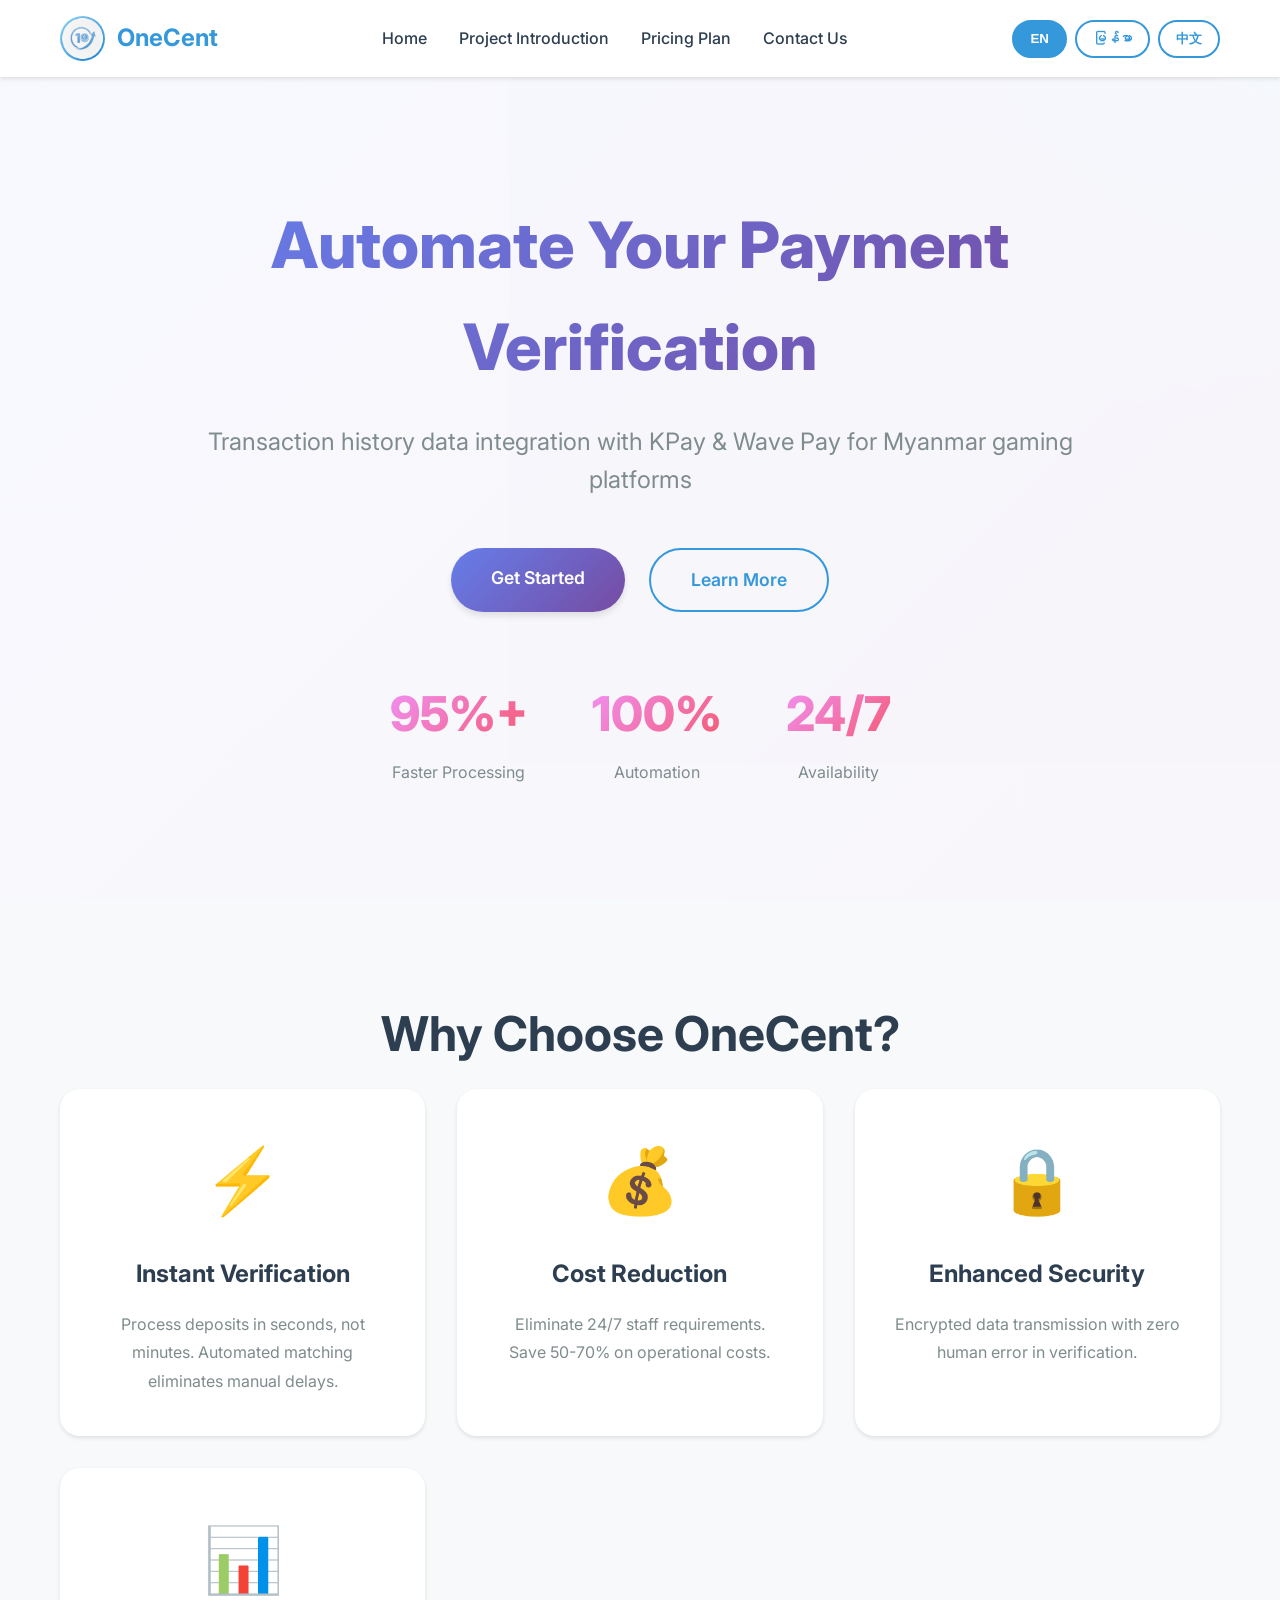
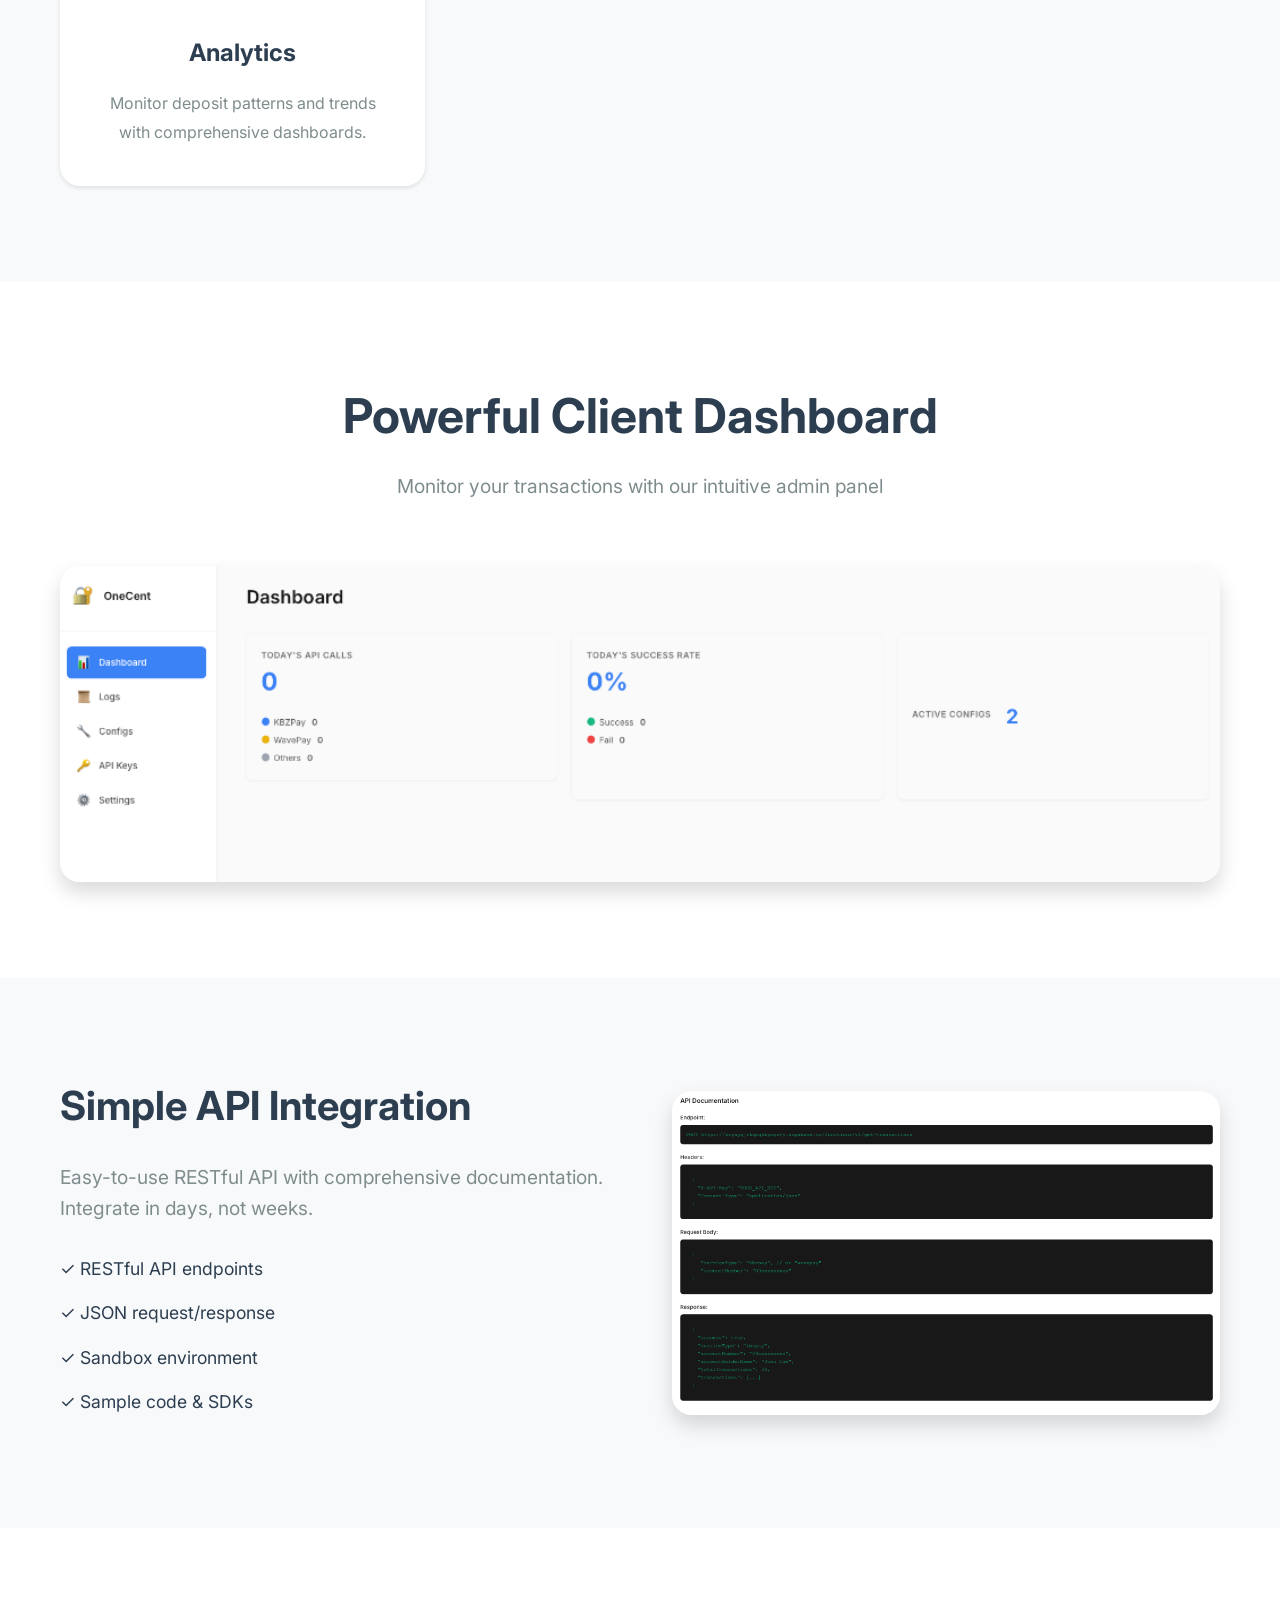
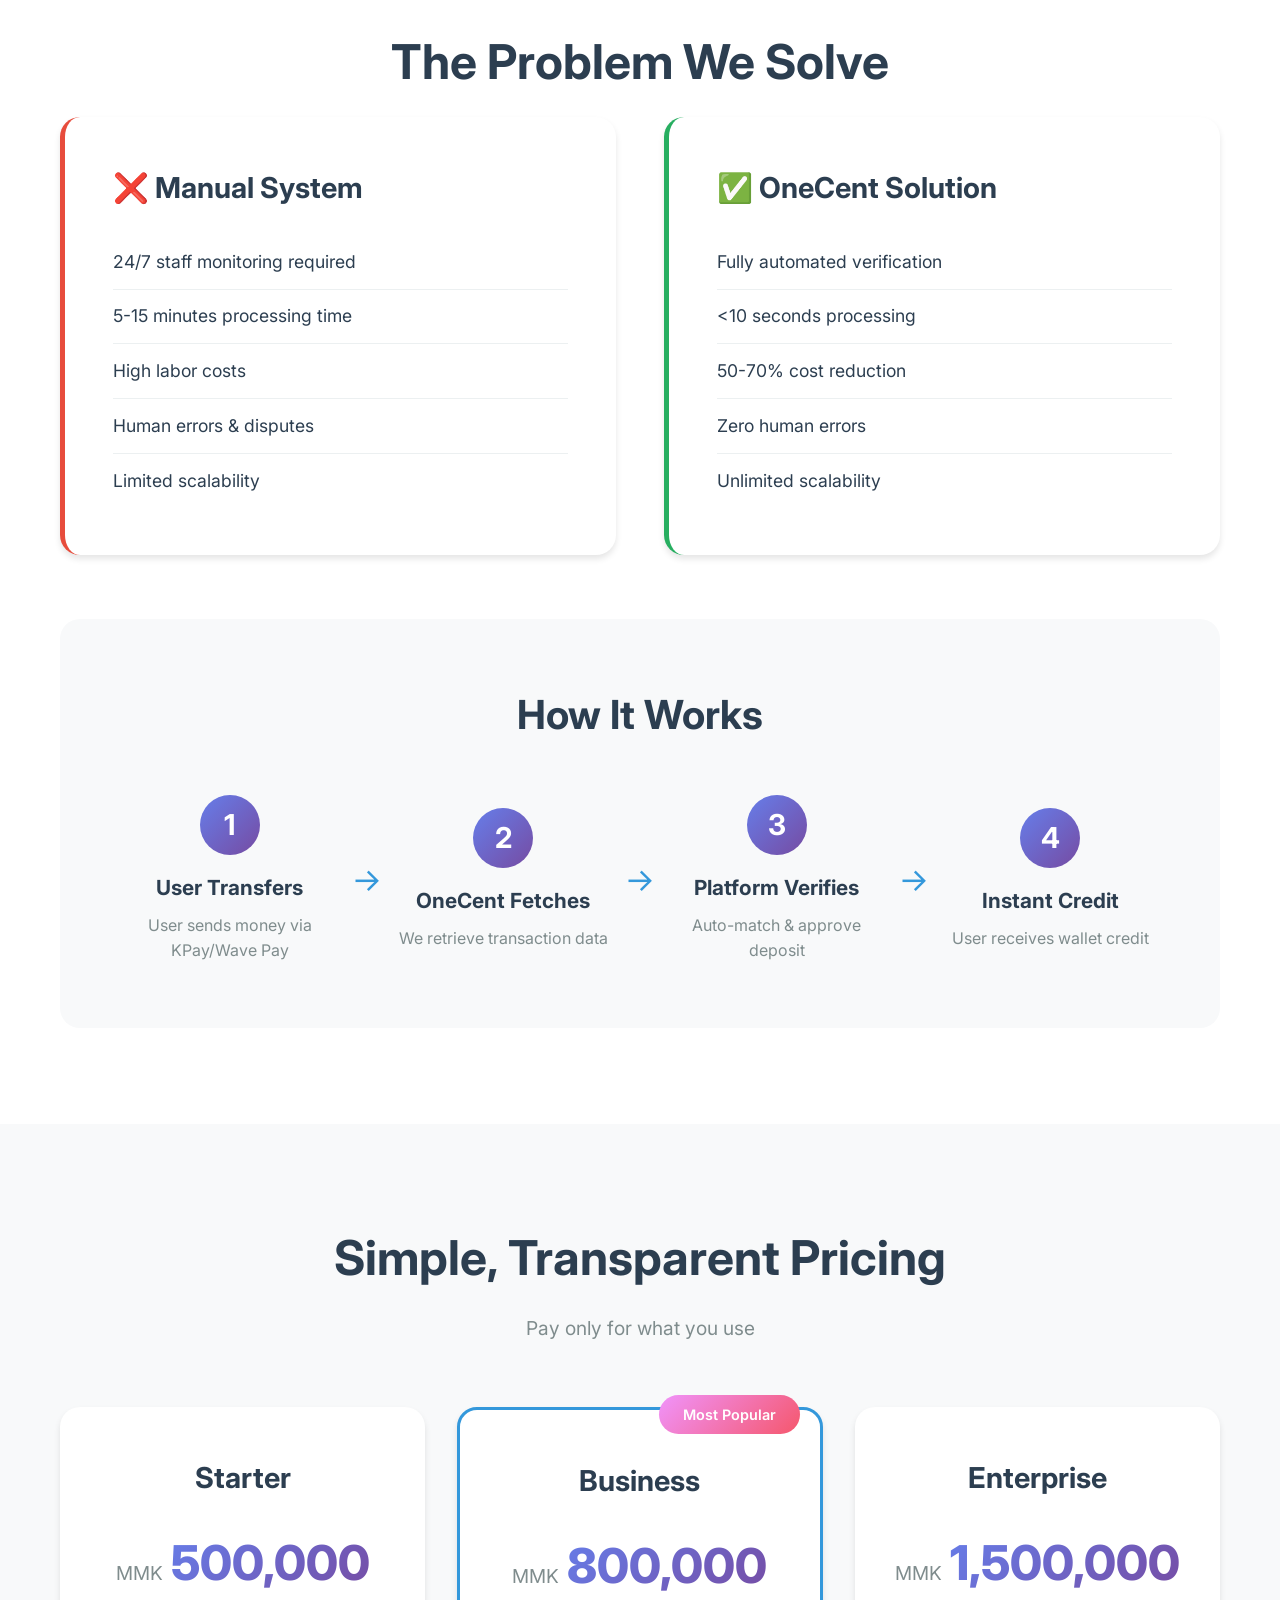
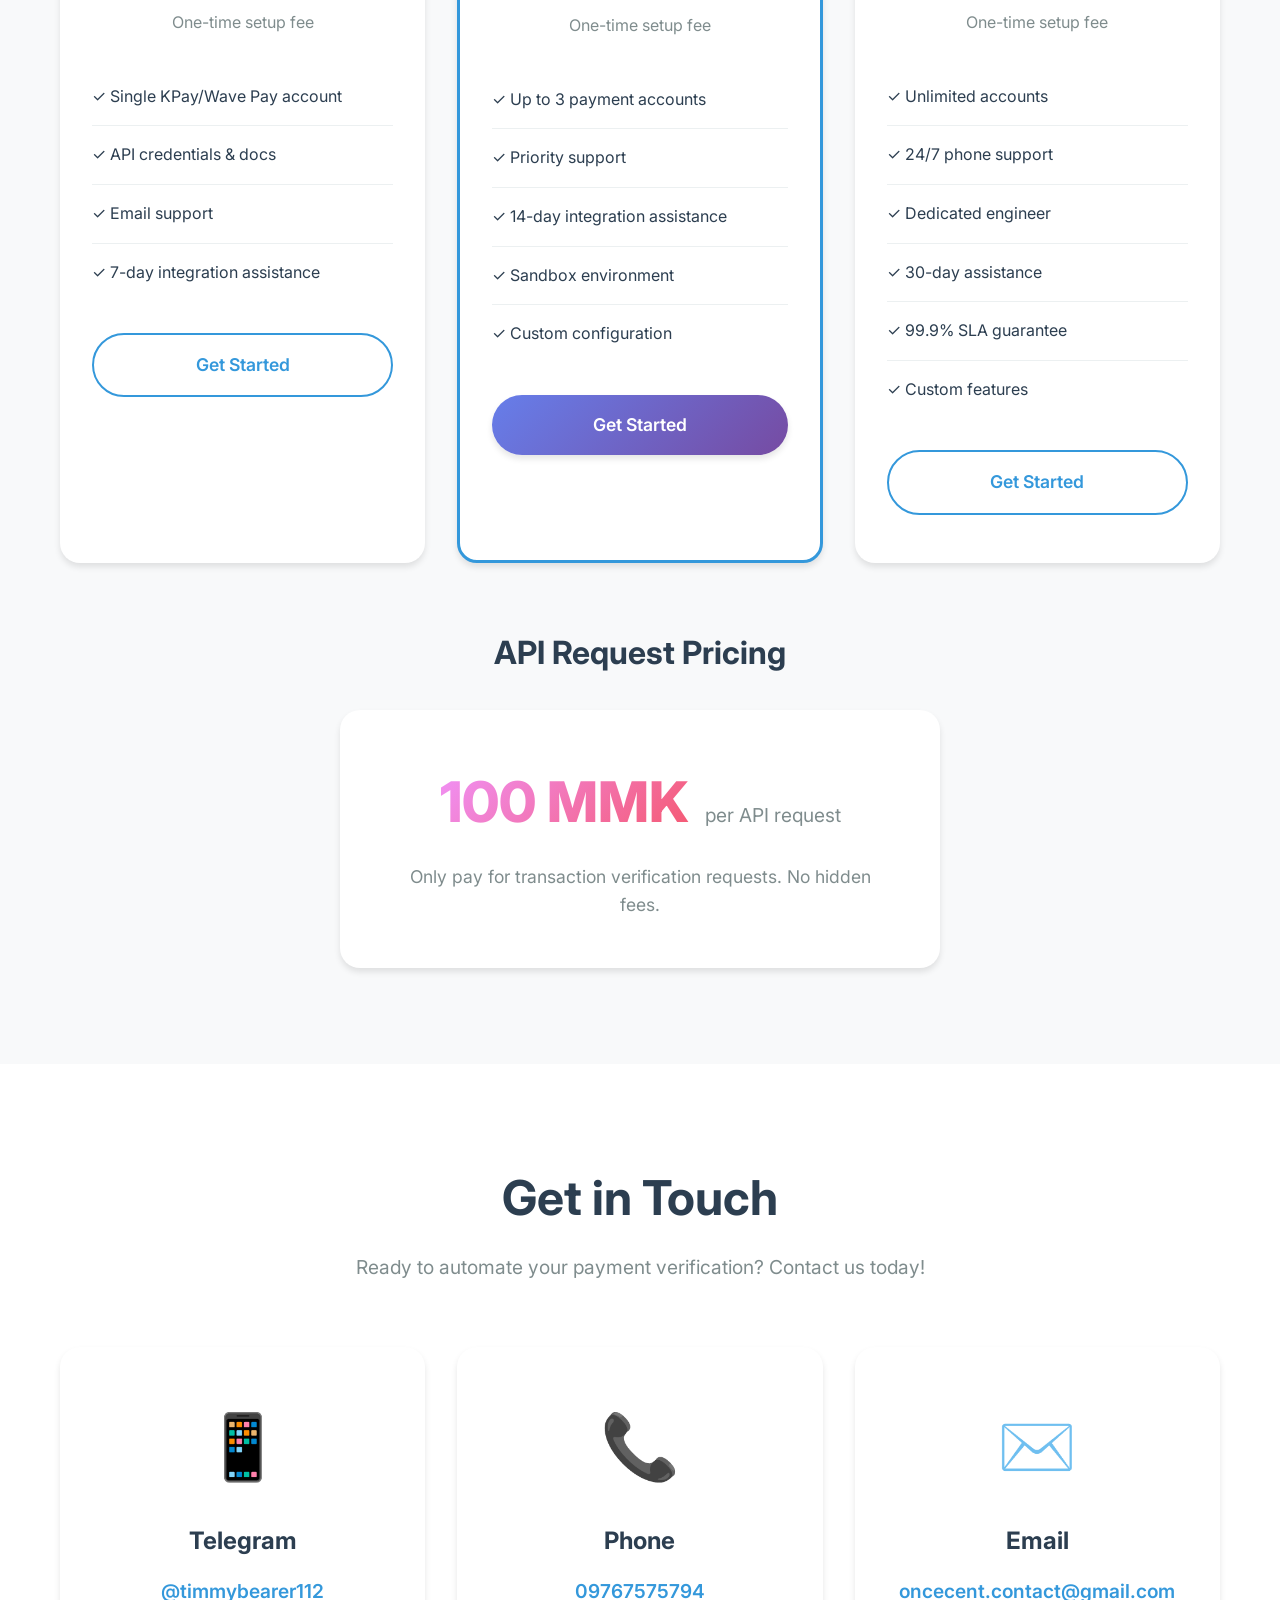
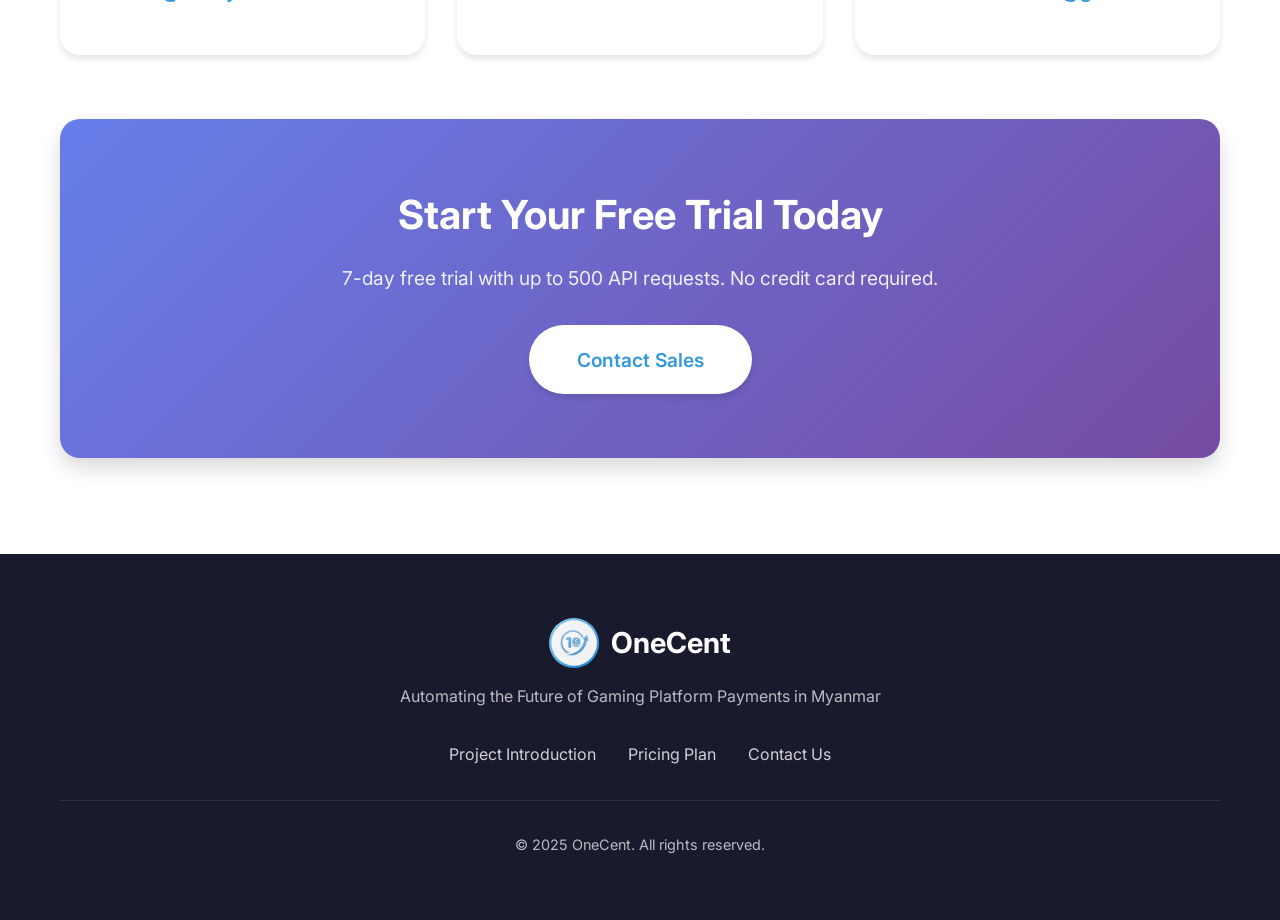
<file: index.html>
<!DOCTYPE html>
<html lang="en">

<head>
    <meta charset="UTF-8">
    <meta name="viewport" content="width=device-width, initial-scale=1.0">
    <title>OneCent - Automated Payment Verification for Myanmar Gaming Platforms</title>
    <link rel="stylesheet" href="styles.css">
    <link rel="preconnect" href="https://fonts.googleapis.com">
    <link rel="preconnect" href="https://fonts.gstatic.com" crossorigin>
    <link href="https://fonts.googleapis.com/css2?family=Inter:wght@300;400;500;600;700;800&display=swap"
        rel="stylesheet">
</head>

<body>
    <!-- Navigation -->
    <nav class="navbar">
        <div class="container">
            <div class="nav-wrapper">
                <div class="logo">
                    <img src="onecent-logo.jpg" alt="OneCent Logo">
                    <span>OneCent</span>
                </div>
                <div class="nav-links">
                    <a href="#home" data-i18n="nav.home">Home</a>
                    <a href="OneCent_Project_Introduction.html" data-i18n="nav.introduction">Project Introduction</a>
                    <a href="OneCent_Pricing_Plan.html" data-i18n="nav.pricing">Pricing Plan</a>
                    <a href="#contact" data-i18n="nav.contact">Contact Us</a>
                </div>
                <div class="language-switcher">
                    <button class="lang-btn active" data-lang="en">EN</button>
                    <button class="lang-btn" data-lang="my">မြန်မာ</button>
                    <button class="lang-btn" data-lang="zh">中文</button>
                </div>
                <button class="mobile-menu-toggle" onclick="toggleMobileMenu()" aria-label="Toggle menu">
                    <span></span>
                    <span></span>
                    <span></span>
                </button>
            </div>
        </div>
    </nav>

    <!-- Hero Section -->
    <section id="home" class="hero">
        <div class="hero-background"></div>
        <div class="container">
            <div class="hero-content">
                <h1 class="hero-title" data-i18n="hero.title">Automate Your Payment Verification</h1>
                <p class="hero-subtitle" data-i18n="hero.subtitle">Real-time KPay & Wave Pay transaction integration for
                    Myanmar gaming platforms</p>
                <div class="hero-buttons">
                    <a href="#contact" class="btn btn-primary" data-i18n="hero.getStarted">Get Started</a>
                    <a href="#introduction" class="btn btn-secondary" data-i18n="hero.learnMore">Learn More</a>
                </div>
                <div class="hero-stats">
                    <div class="stat-item">
                        <div class="stat-number">95%+</div>
                        <div class="stat-label" data-i18n="hero.stat1">Faster Processing</div>
                    </div>
                    <div class="stat-item">
                        <div class="stat-number">100%</div>
                        <div class="stat-label" data-i18n="hero.stat2">Automation</div>
                    </div>
                    <div class="stat-item">
                        <div class="stat-number">24/7</div>
                        <div class="stat-label" data-i18n="hero.stat3">Availability</div>
                    </div>
                </div>
            </div>
        </div>
    </section>

    <!-- Features Section -->
    <section class="features">
        <div class="container">
            <h2 class="section-title" data-i18n="features.title">Why Choose OneCent?</h2>
            <div class="features-grid">
                <div class="feature-card">
                    <div class="feature-icon">⚡</div>
                    <h3 data-i18n="features.instant.title">Instant Verification</h3>
                    <p data-i18n="features.instant.desc">Process deposits in seconds, not minutes. Automated matching
                        eliminates manual delays.</p>
                </div>
                <div class="feature-card">
                    <div class="feature-icon">💰</div>
                    <h3 data-i18n="features.cost.title">Cost Reduction</h3>
                    <p data-i18n="features.cost.desc">Eliminate 24/7 staff requirements. Save 50-70% on operational
                        costs.</p>
                </div>
                <div class="feature-card">
                    <div class="feature-icon">🔒</div>
                    <h3 data-i18n="features.security.title">Enhanced Security</h3>
                    <p data-i18n="features.security.desc">Encrypted data transmission with zero human error in
                        verification.</p>
                </div>
                <div class="feature-card">
                    <div class="feature-icon">📊</div>
                    <h3 data-i18n="features.analytics.title">Real-Time Analytics</h3>
                    <p data-i18n="features.analytics.desc">Monitor deposit patterns and trends with comprehensive
                        dashboards.</p>
                </div>
            </div>
        </div>
    </section>

    <!-- Dashboard Preview -->
    <section class="dashboard-preview">
        <div class="container">
            <h2 class="section-title" data-i18n="dashboard.title">Powerful Client Dashboard</h2>
            <p class="section-subtitle" data-i18n="dashboard.subtitle">Monitor your transactions with our intuitive
                admin panel</p>
            <div class="dashboard-image">
                <img src="onecent-dashboard.png" alt="OneCent Dashboard">
            </div>
        </div>
    </section>

    <!-- API Documentation Preview -->
    <section class="api-section">
        <div class="container">
            <div class="api-content">
                <div class="api-text">
                    <h2 data-i18n="api.title">Simple API Integration</h2>
                    <p data-i18n="api.desc">Easy-to-use RESTful API with comprehensive documentation. Integrate in days,
                        not weeks.</p>
                    <ul class="api-features">
                        <li data-i18n="api.feature1">✓ RESTful API endpoints</li>
                        <li data-i18n="api.feature2">✓ JSON request/response</li>
                        <li data-i18n="api.feature3">✓ Sandbox environment</li>
                        <li data-i18n="api.feature4">✓ Sample code & SDKs</li>
                    </ul>
                </div>
                <div class="api-image">
                    <img src="onecent-api-docs.png" alt="API Documentation">
                </div>
            </div>
        </div>
    </section>

    <!-- Project Introduction Section -->
    <section id="introduction" class="introduction">
        <div class="container">
            <h2 class="section-title" data-i18n="intro.title">The Problem We Solve</h2>
            <div class="intro-grid">
                <div class="intro-card problem">
                    <h3 data-i18n="intro.problem.title">❌ Manual System</h3>
                    <ul>
                        <li data-i18n="intro.problem.item1">24/7 staff monitoring required</li>
                        <li data-i18n="intro.problem.item2">5-15 minutes processing time</li>
                        <li data-i18n="intro.problem.item3">High labor costs</li>
                        <li data-i18n="intro.problem.item4">Human errors & disputes</li>
                        <li data-i18n="intro.problem.item5">Limited scalability</li>
                    </ul>
                </div>
                <div class="intro-card solution">
                    <h3 data-i18n="intro.solution.title">✅ OneCent Solution</h3>
                    <ul>
                        <li data-i18n="intro.solution.item1">Fully automated verification</li>
                        <li data-i18n="intro.solution.item2">&lt;10 seconds processing</li>
                        <li data-i18n="intro.solution.item3">50-70% cost reduction</li>
                        <li data-i18n="intro.solution.item4">Zero human errors</li>
                        <li data-i18n="intro.solution.item5">Unlimited scalability</li>
                    </ul>
                </div>
            </div>
            <div class="how-it-works">
                <h3 data-i18n="intro.how.title">How It Works</h3>
                <div class="workflow-steps">
                    <div class="workflow-step">
                        <div class="step-number">1</div>
                        <h4 data-i18n="intro.how.step1.title">User Transfers</h4>
                        <p data-i18n="intro.how.step1.desc">User sends money via KPay/Wave Pay</p>
                    </div>
                    <div class="workflow-arrow">→</div>
                    <div class="workflow-step">
                        <div class="step-number">2</div>
                        <h4 data-i18n="intro.how.step2.title">OneCent Fetches</h4>
                        <p data-i18n="intro.how.step2.desc">We retrieve transaction data</p>
                    </div>
                    <div class="workflow-arrow">→</div>
                    <div class="workflow-step">
                        <div class="step-number">3</div>
                        <h4 data-i18n="intro.how.step3.title">Platform Verifies</h4>
                        <p data-i18n="intro.how.step3.desc">Auto-match & approve deposit</p>
                    </div>
                    <div class="workflow-arrow">→</div>
                    <div class="workflow-step">
                        <div class="step-number">4</div>
                        <h4 data-i18n="intro.how.step4.title">Instant Credit</h4>
                        <p data-i18n="intro.how.step4.desc">User receives wallet credit</p>
                    </div>
                </div>
            </div>
        </div>
    </section>

    <!-- Pricing Section -->
    <section id="pricing" class="pricing">
        <div class="container">
            <h2 class="section-title" data-i18n="pricing.title">Simple, Transparent Pricing</h2>
            <p class="section-subtitle" data-i18n="pricing.subtitle">Pay only for what you use</p>

            <div class="pricing-cards">
                <div class="pricing-card">
                    <div class="pricing-header">
                        <h3 data-i18n="pricing.starter.name">Starter</h3>
                        <div class="price">
                            <span class="currency">MMK</span>
                            <span class="amount">500,000</span>
                        </div>
                        <p class="price-label" data-i18n="pricing.starter.label">One-time setup fee</p>
                    </div>
                    <ul class="pricing-features">
                        <li data-i18n="pricing.starter.feature1">✓ Single KPay/Wave Pay account</li>
                        <li data-i18n="pricing.starter.feature2">✓ API credentials & docs</li>
                        <li data-i18n="pricing.starter.feature3">✓ Email support</li>
                        <li data-i18n="pricing.starter.feature4">✓ 7-day integration assistance</li>
                    </ul>
                    <a href="#contact" class="btn btn-outline" data-i18n="pricing.getStarted">Get Started</a>
                </div>

                <div class="pricing-card featured">
                    <div class="badge" data-i18n="pricing.popular">Most Popular</div>
                    <div class="pricing-header">
                        <h3 data-i18n="pricing.business.name">Business</h3>
                        <div class="price">
                            <span class="currency">MMK</span>
                            <span class="amount">800,000</span>
                        </div>
                        <p class="price-label" data-i18n="pricing.business.label">One-time setup fee</p>
                    </div>
                    <ul class="pricing-features">
                        <li data-i18n="pricing.business.feature1">✓ Up to 3 payment accounts</li>
                        <li data-i18n="pricing.business.feature2">✓ Priority support</li>
                        <li data-i18n="pricing.business.feature3">✓ 14-day integration assistance</li>
                        <li data-i18n="pricing.business.feature4">✓ Sandbox environment</li>
                        <li data-i18n="pricing.business.feature5">✓ Custom configuration</li>
                    </ul>
                    <a href="#contact" class="btn btn-primary" data-i18n="pricing.getStarted">Get Started</a>
                </div>

                <div class="pricing-card">
                    <div class="pricing-header">
                        <h3 data-i18n="pricing.enterprise.name">Enterprise</h3>
                        <div class="price">
                            <span class="currency">MMK</span>
                            <span class="amount">1,500,000</span>
                        </div>
                        <p class="price-label" data-i18n="pricing.enterprise.label">One-time setup fee</p>
                    </div>
                    <ul class="pricing-features">
                        <li data-i18n="pricing.enterprise.feature1">✓ Unlimited accounts</li>
                        <li data-i18n="pricing.enterprise.feature2">✓ 24/7 phone support</li>
                        <li data-i18n="pricing.enterprise.feature3">✓ Dedicated engineer</li>
                        <li data-i18n="pricing.enterprise.feature4">✓ 30-day assistance</li>
                        <li data-i18n="pricing.enterprise.feature5">✓ 99.9% SLA guarantee</li>
                        <li data-i18n="pricing.enterprise.feature6">✓ Custom features</li>
                    </ul>
                    <a href="#contact" class="btn btn-outline" data-i18n="pricing.getStarted">Get Started</a>
                </div>
            </div>

            <div class="api-pricing">
                <h3 data-i18n="pricing.api.title">API Request Pricing</h3>
                <div class="api-price-box">
                    <div class="api-price-main">
                        <span class="api-price-amount">100 MMK</span>
                        <span class="api-price-label" data-i18n="pricing.api.label">per API request</span>
                    </div>
                    <p data-i18n="pricing.api.desc">Only pay for transaction verification requests. No hidden fees.</p>
                </div>
            </div>
        </div>
    </section>

    <!-- Contact Section -->
    <section id="contact" class="contact">
        <div class="container">
            <h2 class="section-title" data-i18n="contact.title">Get in Touch</h2>
            <p class="section-subtitle" data-i18n="contact.subtitle">Ready to automate your payment verification?
                Contact us today!</p>

            <div class="contact-grid">
                <div class="contact-card">
                    <div class="contact-icon">📱</div>
                    <h3 data-i18n="contact.telegram.title">Telegram</h3>
                    <a href="https://t.me/timmybearer112" target="_blank">@timmybearer112</a>
                </div>
                <div class="contact-card">
                    <div class="contact-icon">📞</div>
                    <h3 data-i18n="contact.phone.title">Phone</h3>
                    <a href="tel:+959767575794">09767575794</a>
                </div>
                <div class="contact-card">
                    <div class="contact-icon">✉️</div>
                    <h3 data-i18n="contact.email.title">Email</h3>
                    <a href="mailto:oncecent.contact@gmail.com">oncecent.contact@gmail.com</a>
                </div>
            </div>

            <div class="cta-box">
                <h3 data-i18n="contact.cta.title">Start Your Free Trial Today</h3>
                <p data-i18n="contact.cta.desc">7-day free trial with up to 500 API requests. No credit card required.
                </p>
                <a href="mailto:oncecent.contact@gmail.com" class="btn btn-primary btn-large"
                    data-i18n="contact.cta.button">Contact Sales</a>
            </div>
        </div>
    </section>

    <!-- Footer -->
    <footer class="footer">
        <div class="container">
            <div class="footer-content">
                <div class="footer-logo">
                    <img src="onecent-logo.jpg" alt="OneCent Logo">
                    <span>OneCent</span>
                </div>
                <p data-i18n="footer.tagline">Automating the Future of Gaming Platform Payments in Myanmar</p>
                <div class="footer-links">
                    <a href="OneCent_Project_Introduction.html" data-i18n="nav.introduction">Project Introduction</a>
                    <a href="OneCent_Pricing_Plan.html" data-i18n="nav.pricing">Pricing Plan</a>
                    <a href="#contact" data-i18n="nav.contact">Contact Us</a>
                </div>
                <p class="copyright" data-i18n="footer.copyright">© 2025 OneCent. All rights reserved.</p>
            </div>
        </div>
    </footer>

    <script src="translations.js"></script>
    <script src="script.js"></script>
</body>

</html>
</file>
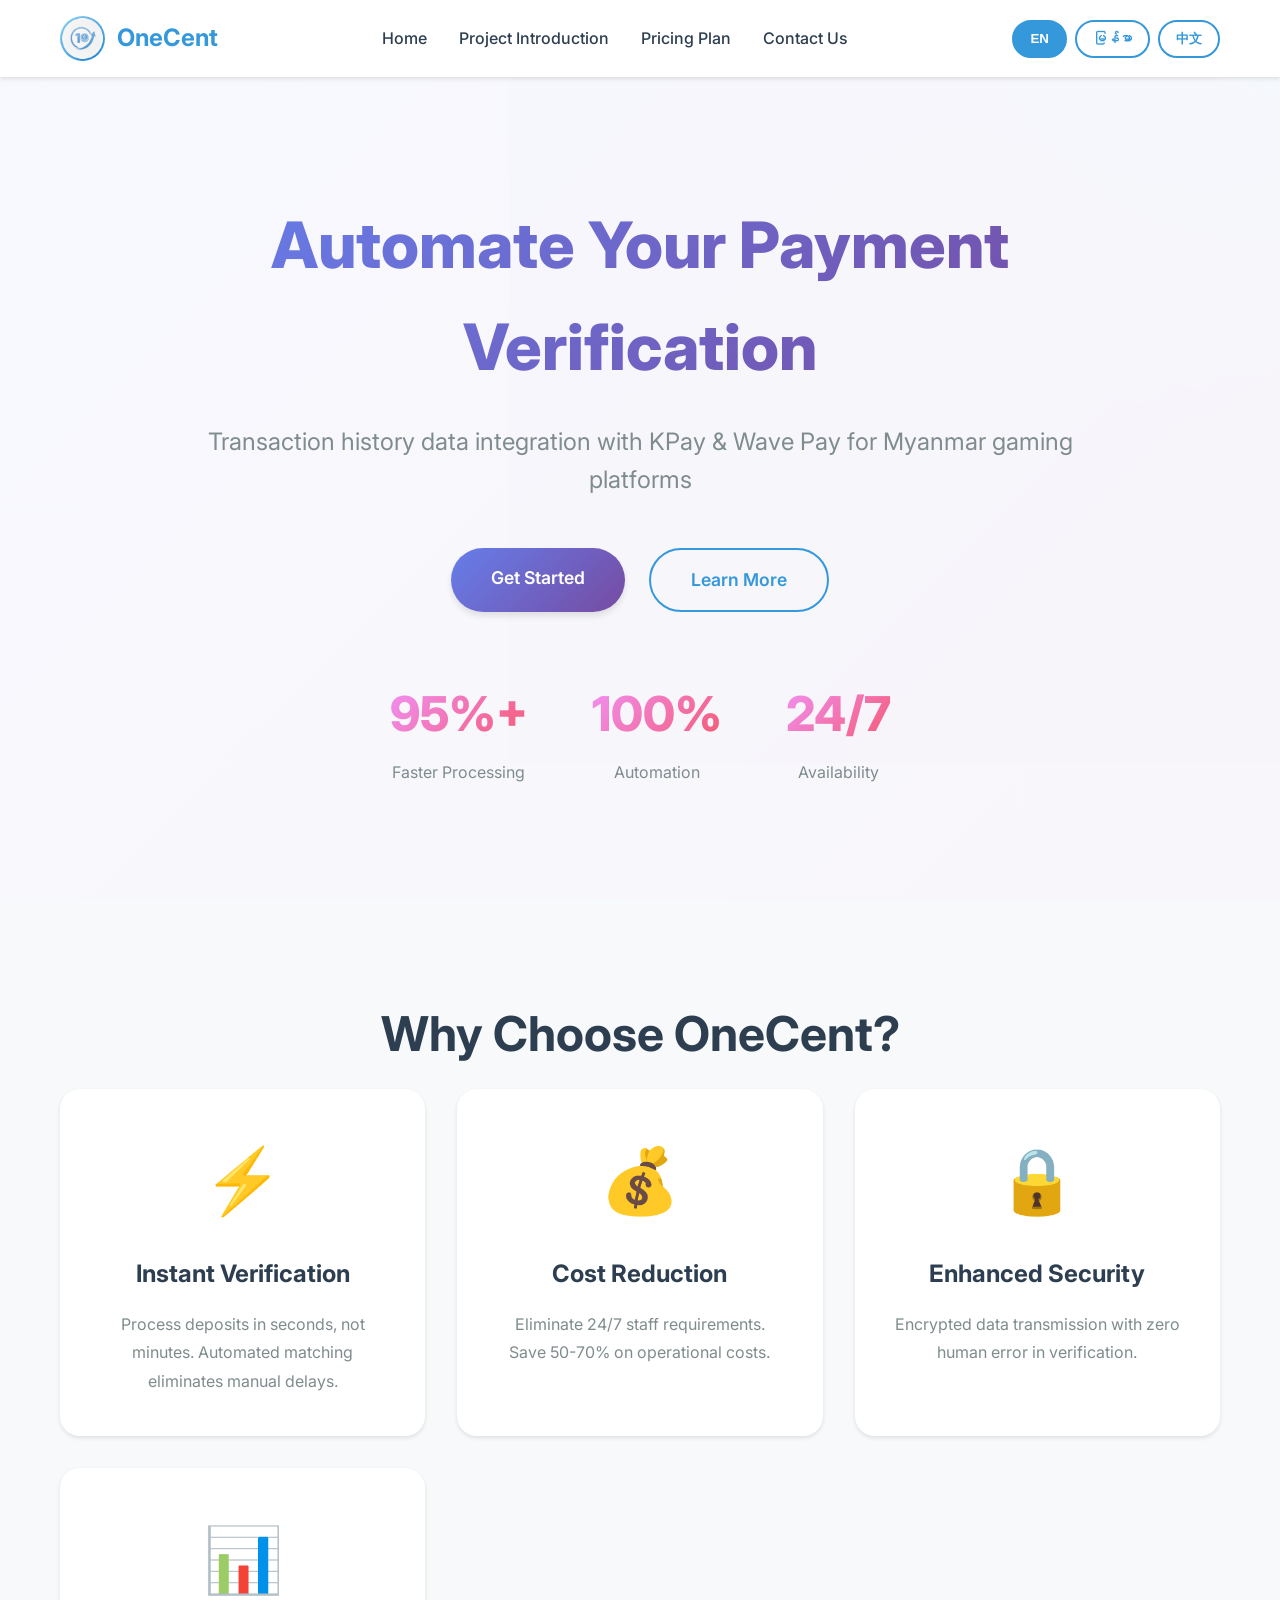
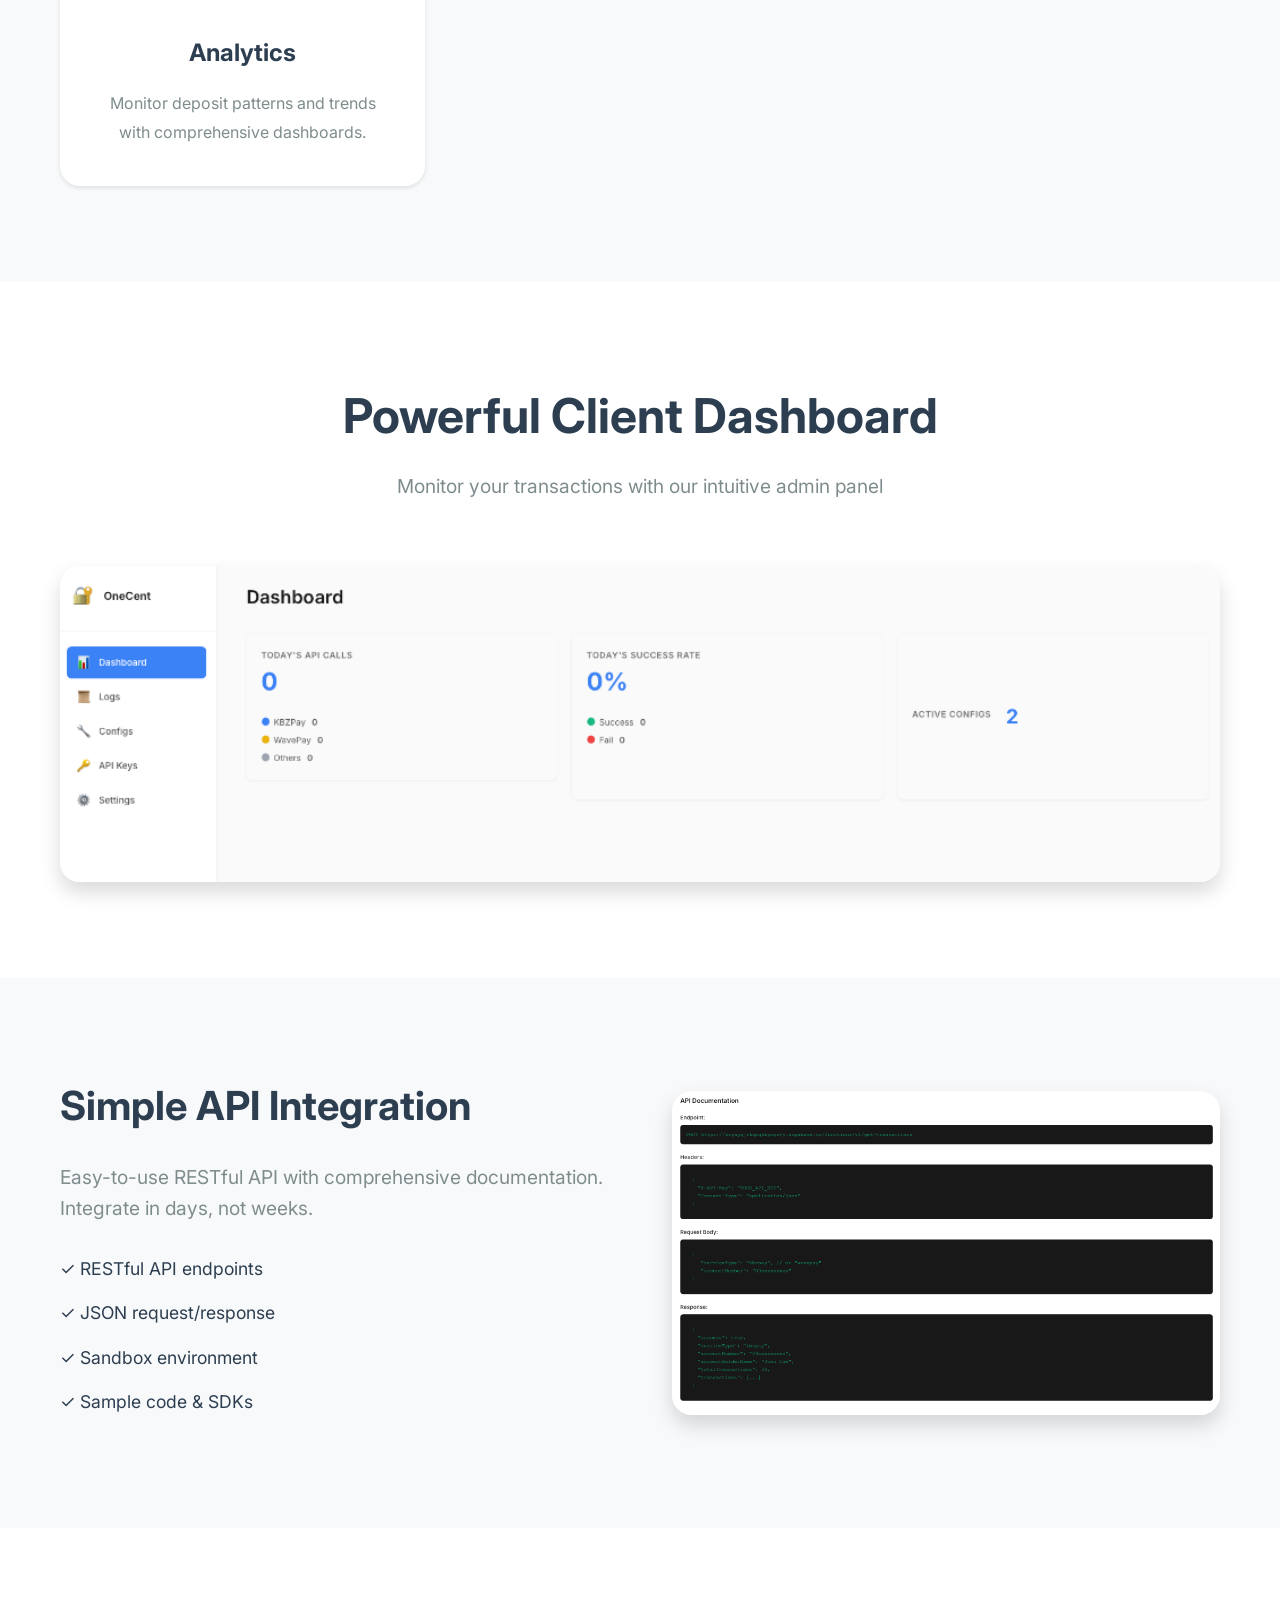
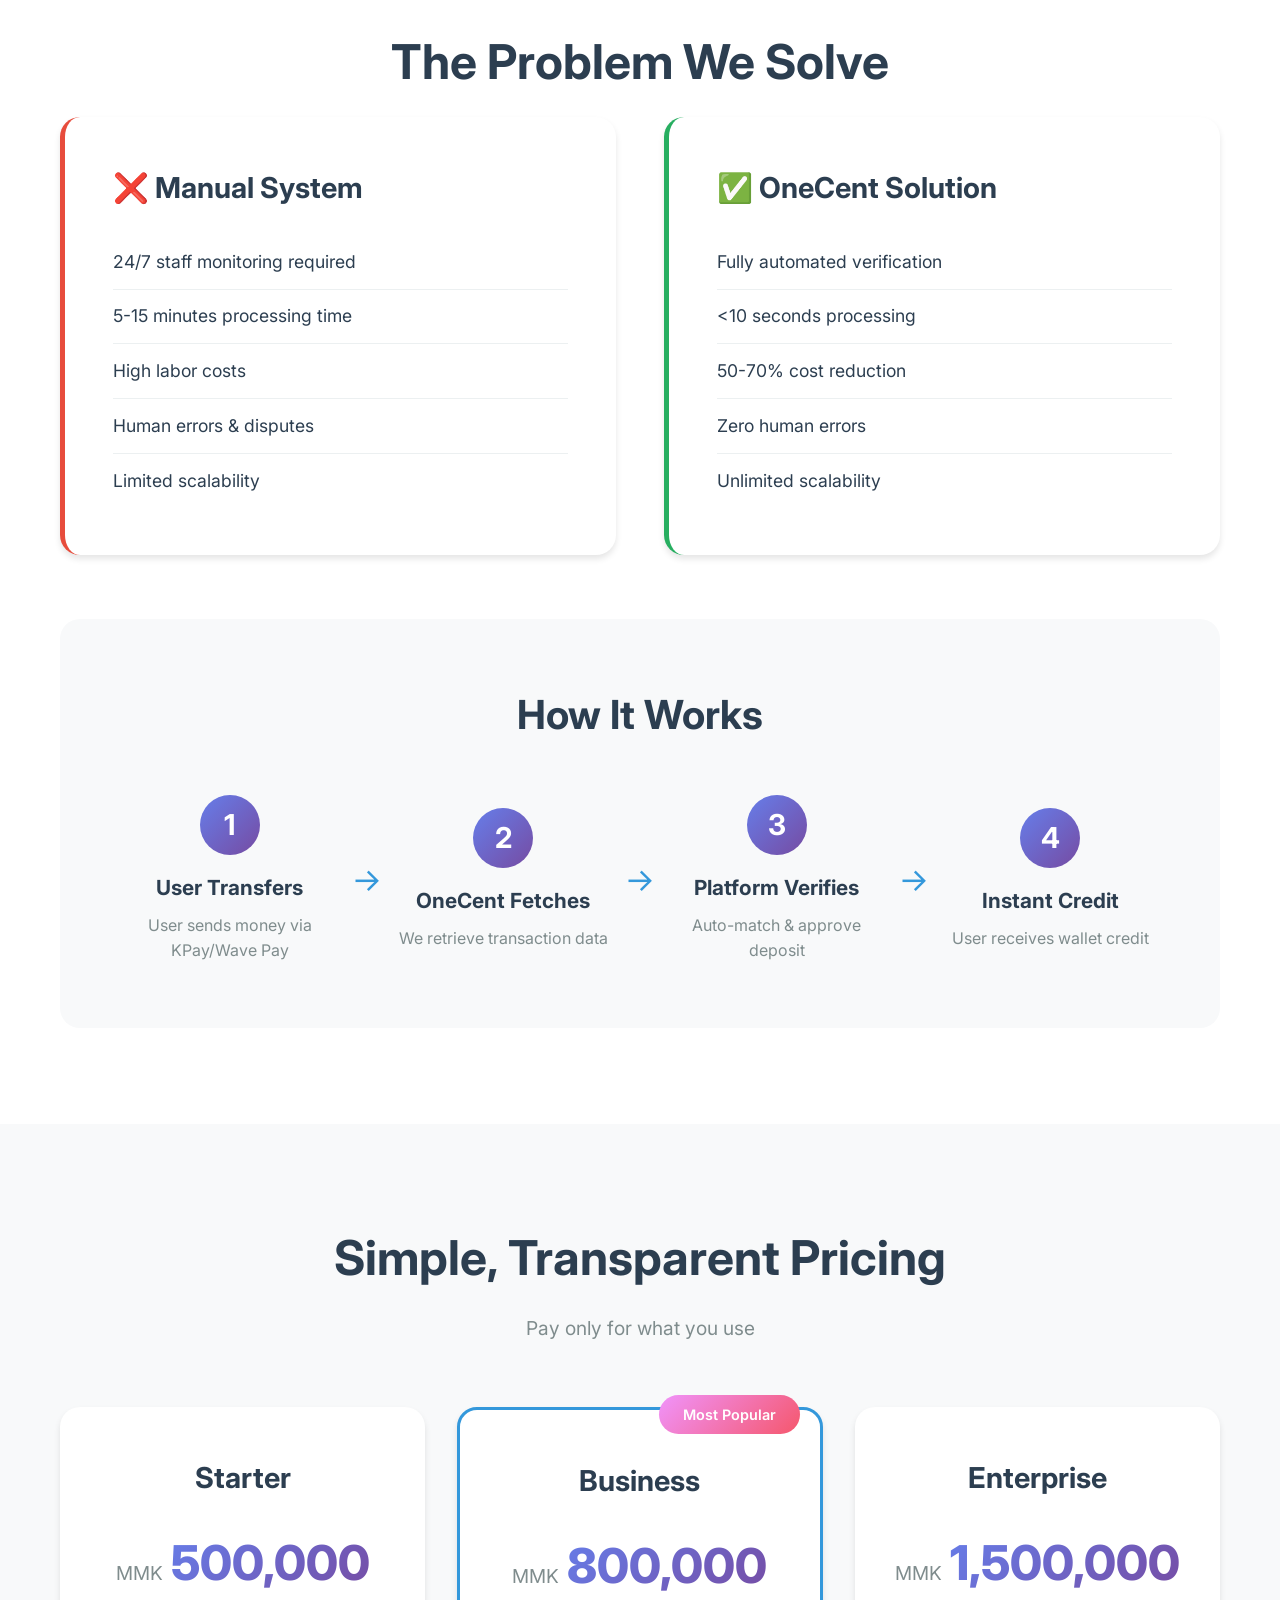
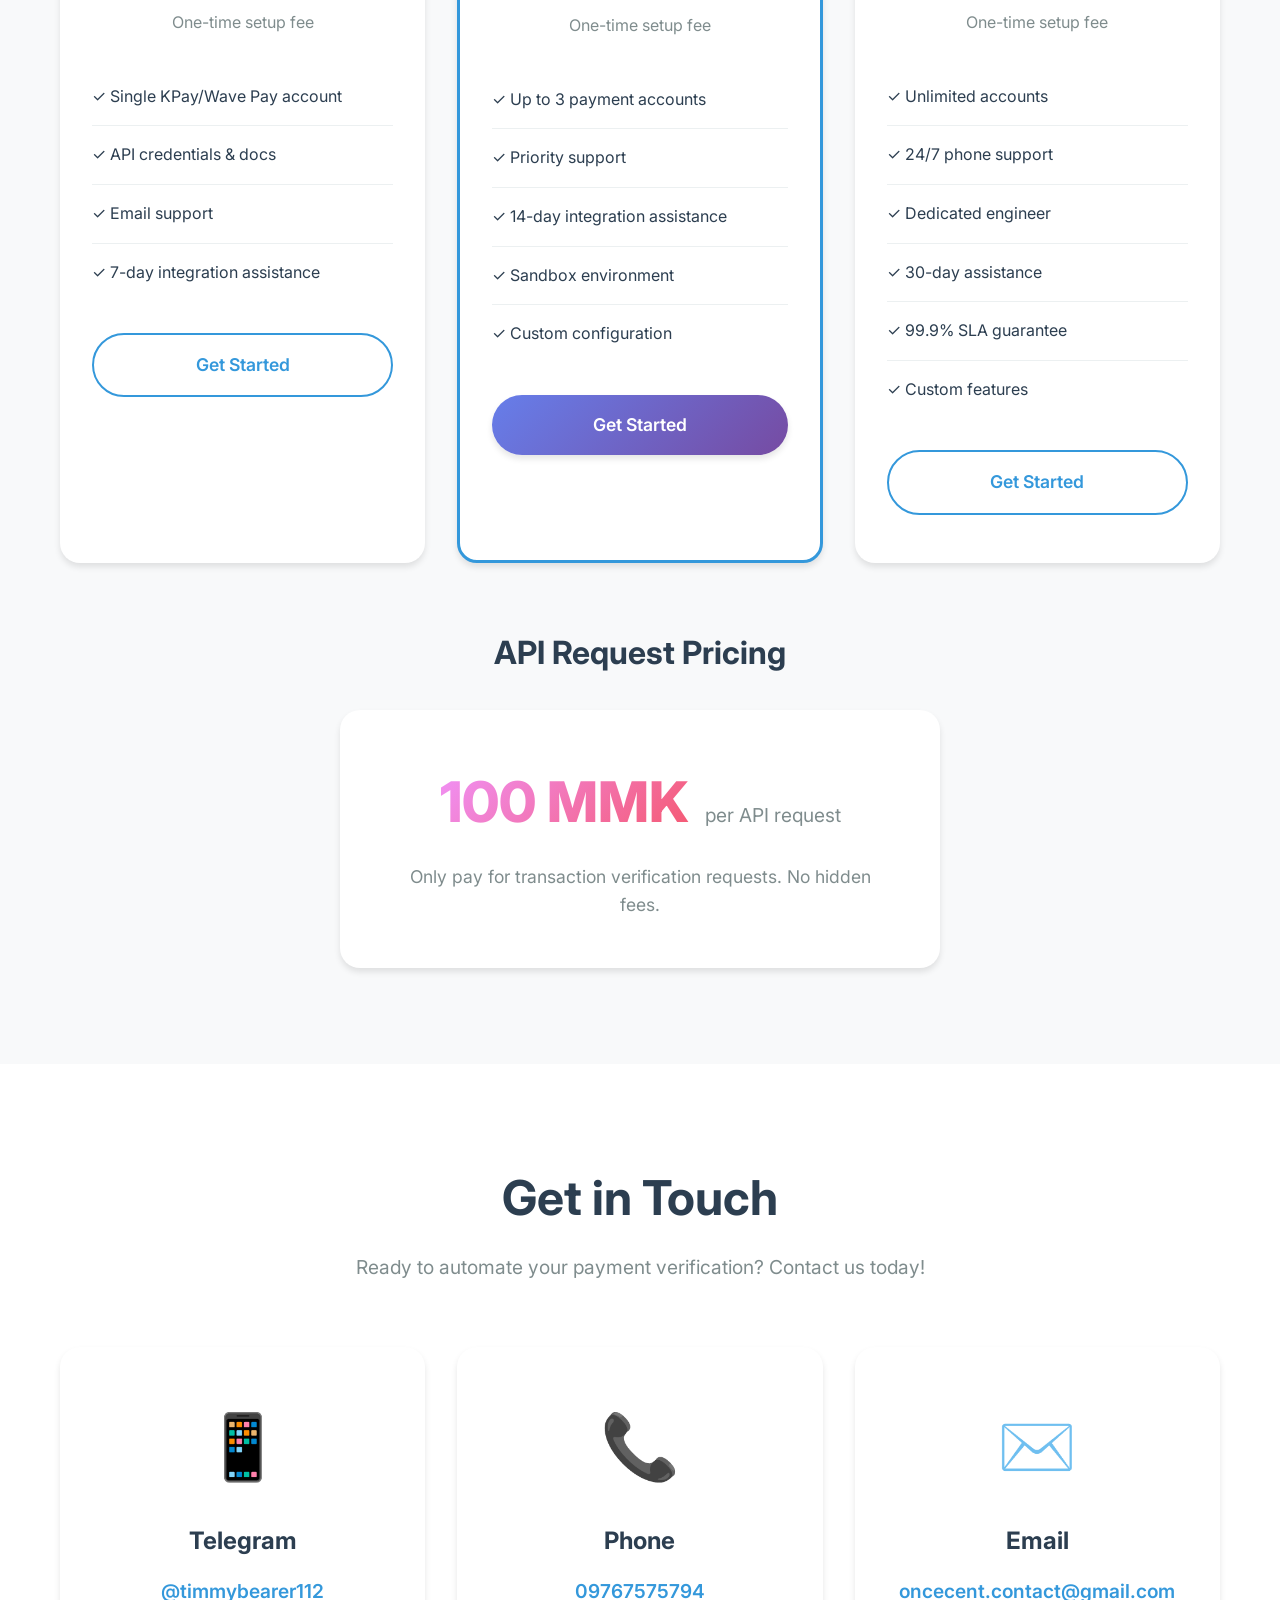
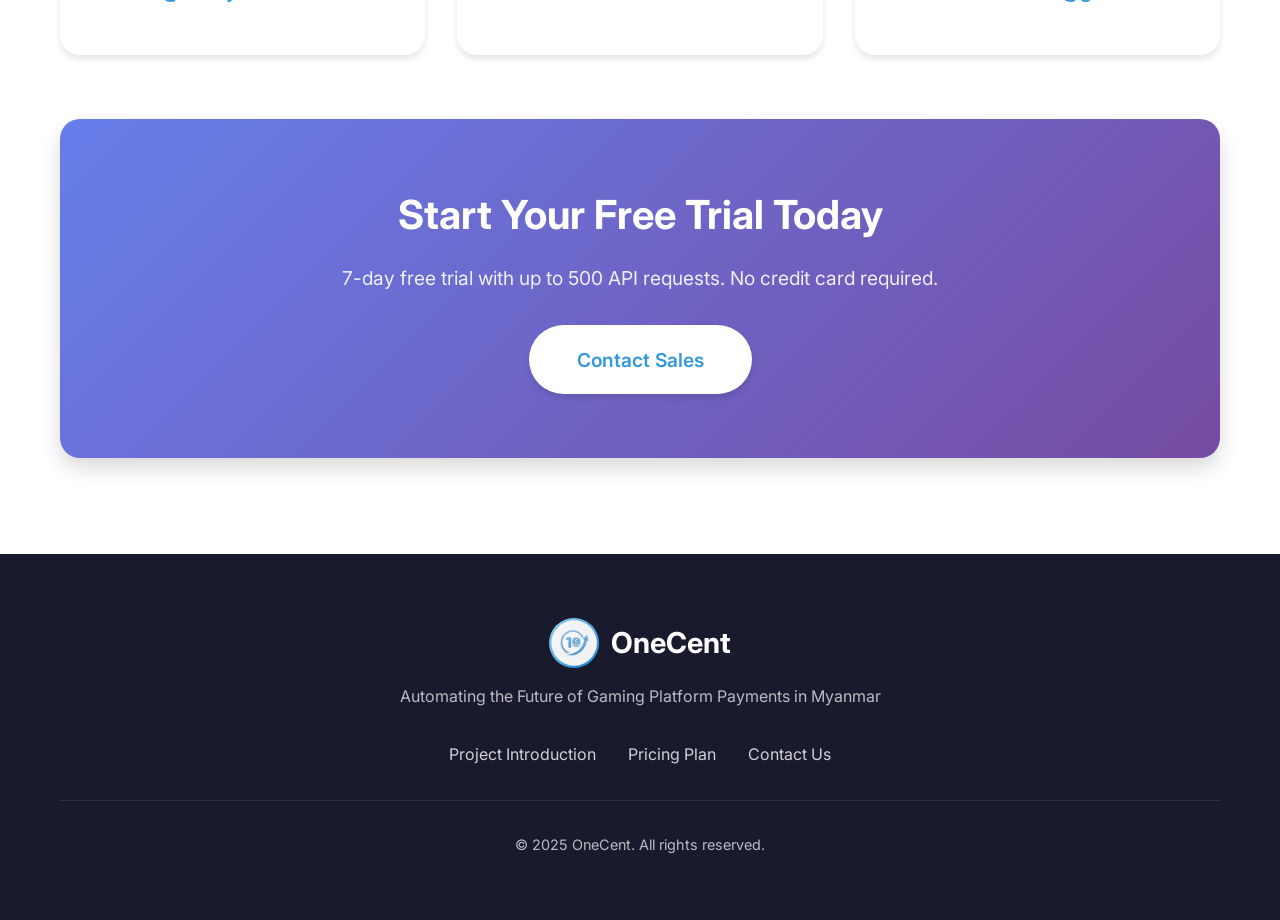
<file: onecent-website/index.html>
<!DOCTYPE html>
<html lang="en">

<head>
    <meta charset="UTF-8">
    <meta name="viewport" content="width=device-width, initial-scale=1.0">
    <title>OneCent - Automated Payment Verification for Myanmar Gaming Platforms</title>
    <link rel="stylesheet" href="styles.css">
    <link rel="preconnect" href="https://fonts.googleapis.com">
    <link rel="preconnect" href="https://fonts.gstatic.com" crossorigin>
    <link href="https://fonts.googleapis.com/css2?family=Inter:wght@300;400;500;600;700;800&display=swap"
        rel="stylesheet">
</head>

<body>
    <!-- Navigation -->
    <nav class="navbar">
        <div class="container">
            <div class="nav-wrapper">
                <div class="logo">
                    <img src="../onecent-logo.jpg" alt="OneCent Logo">
                    <span>OneCent</span>
                </div>
                <div class="nav-links">
                    <a href="#home" data-i18n="nav.home">Home</a>
                    <a href="../OneCent_Project_Introduction.html" target="_blank" data-i18n="nav.introduction">Project
                        Introduction</a>
                    <a href="../OneCent_Pricing_Plan.html" target="_blank" data-i18n="nav.pricing">Pricing Plan</a>
                    <a href="#contact" data-i18n="nav.contact">Contact Us</a>
                </div>
                <div class="language-switcher">
                    <button class="lang-btn active" data-lang="en">EN</button>
                    <button class="lang-btn" data-lang="my">မြန်မာ</button>
                    <button class="lang-btn" data-lang="zh">中文</button>
                </div>
                <button class="mobile-menu-toggle" onclick="toggleMobileMenu()" aria-label="Toggle menu">
                    <span></span>
                    <span></span>
                    <span></span>
                </button>
            </div>
        </div>
    </nav>

    <!-- Hero Section -->
    <section id="home" class="hero">
        <div class="hero-background"></div>
        <div class="container">
            <div class="hero-content">
                <h1 class="hero-title" data-i18n="hero.title">Automate Your Payment Verification</h1>
                <p class="hero-subtitle" data-i18n="hero.subtitle">Real-time KPay & Wave Pay transaction integration for
                    Myanmar gaming platforms</p>
                <div class="hero-buttons">
                    <a href="#contact" class="btn btn-primary" data-i18n="hero.getStarted">Get Started</a>
                    <a href="#introduction" class="btn btn-secondary" data-i18n="hero.learnMore">Learn More</a>
                </div>
                <div class="hero-stats">
                    <div class="stat-item">
                        <div class="stat-number">95%+</div>
                        <div class="stat-label" data-i18n="hero.stat1">Faster Processing</div>
                    </div>
                    <div class="stat-item">
                        <div class="stat-number">100%</div>
                        <div class="stat-label" data-i18n="hero.stat2">Automation</div>
                    </div>
                    <div class="stat-item">
                        <div class="stat-number">24/7</div>
                        <div class="stat-label" data-i18n="hero.stat3">Availability</div>
                    </div>
                </div>
            </div>
        </div>
    </section>

    <!-- Features Section -->
    <section class="features">
        <div class="container">
            <h2 class="section-title" data-i18n="features.title">Why Choose OneCent?</h2>
            <div class="features-grid">
                <div class="feature-card">
                    <div class="feature-icon">⚡</div>
                    <h3 data-i18n="features.instant.title">Instant Verification</h3>
                    <p data-i18n="features.instant.desc">Process deposits in seconds, not minutes. Automated matching
                        eliminates manual delays.</p>
                </div>
                <div class="feature-card">
                    <div class="feature-icon">💰</div>
                    <h3 data-i18n="features.cost.title">Cost Reduction</h3>
                    <p data-i18n="features.cost.desc">Eliminate 24/7 staff requirements. Save 50-70% on operational
                        costs.</p>
                </div>
                <div class="feature-card">
                    <div class="feature-icon">🔒</div>
                    <h3 data-i18n="features.security.title">Enhanced Security</h3>
                    <p data-i18n="features.security.desc">Encrypted data transmission with zero human error in
                        verification.</p>
                </div>
                <div class="feature-card">
                    <div class="feature-icon">📊</div>
                    <h3 data-i18n="features.analytics.title">Real-Time Analytics</h3>
                    <p data-i18n="features.analytics.desc">Monitor deposit patterns and trends with comprehensive
                        dashboards.</p>
                </div>
            </div>
        </div>
    </section>

    <!-- Dashboard Preview -->
    <section class="dashboard-preview">
        <div class="container">
            <h2 class="section-title" data-i18n="dashboard.title">Powerful Client Dashboard</h2>
            <p class="section-subtitle" data-i18n="dashboard.subtitle">Monitor your transactions with our intuitive
                admin panel</p>
            <div class="dashboard-image">
                <img src="../onecent-dashboard.png" alt="OneCent Dashboard">
            </div>
        </div>
    </section>

    <!-- API Documentation Preview -->
    <section class="api-section">
        <div class="container">
            <div class="api-content">
                <div class="api-text">
                    <h2 data-i18n="api.title">Simple API Integration</h2>
                    <p data-i18n="api.desc">Easy-to-use RESTful API with comprehensive documentation. Integrate in days,
                        not weeks.</p>
                    <ul class="api-features">
                        <li data-i18n="api.feature1">✓ RESTful API endpoints</li>
                        <li data-i18n="api.feature2">✓ JSON request/response</li>
                        <li data-i18n="api.feature3">✓ Sandbox environment</li>
                        <li data-i18n="api.feature4">✓ Sample code & SDKs</li>
                    </ul>
                </div>
                <div class="api-image">
                    <img src="../onecent-api-docs.png" alt="API Documentation">
                </div>
            </div>
        </div>
    </section>

    <!-- Project Introduction Section -->
    <section id="introduction" class="introduction">
        <div class="container">
            <h2 class="section-title" data-i18n="intro.title">The Problem We Solve</h2>
            <div class="intro-grid">
                <div class="intro-card problem">
                    <h3 data-i18n="intro.problem.title">❌ Manual System</h3>
                    <ul>
                        <li data-i18n="intro.problem.item1">24/7 staff monitoring required</li>
                        <li data-i18n="intro.problem.item2">5-15 minutes processing time</li>
                        <li data-i18n="intro.problem.item3">High labor costs</li>
                        <li data-i18n="intro.problem.item4">Human errors & disputes</li>
                        <li data-i18n="intro.problem.item5">Limited scalability</li>
                    </ul>
                </div>
                <div class="intro-card solution">
                    <h3 data-i18n="intro.solution.title">✅ OneCent Solution</h3>
                    <ul>
                        <li data-i18n="intro.solution.item1">Fully automated verification</li>
                        <li data-i18n="intro.solution.item2">&lt;10 seconds processing</li>
                        <li data-i18n="intro.solution.item3">50-70% cost reduction</li>
                        <li data-i18n="intro.solution.item4">Zero human errors</li>
                        <li data-i18n="intro.solution.item5">Unlimited scalability</li>
                    </ul>
                </div>
            </div>
            <div class="how-it-works">
                <h3 data-i18n="intro.how.title">How It Works</h3>
                <div class="workflow-steps">
                    <div class="workflow-step">
                        <div class="step-number">1</div>
                        <h4 data-i18n="intro.how.step1.title">User Transfers</h4>
                        <p data-i18n="intro.how.step1.desc">User sends money via KPay/Wave Pay</p>
                    </div>
                    <div class="workflow-arrow">→</div>
                    <div class="workflow-step">
                        <div class="step-number">2</div>
                        <h4 data-i18n="intro.how.step2.title">OneCent Fetches</h4>
                        <p data-i18n="intro.how.step2.desc">We retrieve transaction data</p>
                    </div>
                    <div class="workflow-arrow">→</div>
                    <div class="workflow-step">
                        <div class="step-number">3</div>
                        <h4 data-i18n="intro.how.step3.title">Platform Verifies</h4>
                        <p data-i18n="intro.how.step3.desc">Auto-match & approve deposit</p>
                    </div>
                    <div class="workflow-arrow">→</div>
                    <div class="workflow-step">
                        <div class="step-number">4</div>
                        <h4 data-i18n="intro.how.step4.title">Instant Credit</h4>
                        <p data-i18n="intro.how.step4.desc">User receives wallet credit</p>
                    </div>
                </div>
            </div>
        </div>
    </section>

    <!-- Pricing Section -->
    <section id="pricing" class="pricing">
        <div class="container">
            <h2 class="section-title" data-i18n="pricing.title">Simple, Transparent Pricing</h2>
            <p class="section-subtitle" data-i18n="pricing.subtitle">Pay only for what you use</p>

            <div class="pricing-cards">
                <div class="pricing-card">
                    <div class="pricing-header">
                        <h3 data-i18n="pricing.starter.name">Starter</h3>
                        <div class="price">
                            <span class="currency">MMK</span>
                            <span class="amount">500,000</span>
                        </div>
                        <p class="price-label" data-i18n="pricing.starter.label">One-time setup fee</p>
                    </div>
                    <ul class="pricing-features">
                        <li data-i18n="pricing.starter.feature1">✓ Single KPay/Wave Pay account</li>
                        <li data-i18n="pricing.starter.feature2">✓ API credentials & docs</li>
                        <li data-i18n="pricing.starter.feature3">✓ Email support</li>
                        <li data-i18n="pricing.starter.feature4">✓ 7-day integration assistance</li>
                    </ul>
                    <a href="#contact" class="btn btn-outline" data-i18n="pricing.getStarted">Get Started</a>
                </div>

                <div class="pricing-card featured">
                    <div class="badge" data-i18n="pricing.popular">Most Popular</div>
                    <div class="pricing-header">
                        <h3 data-i18n="pricing.business.name">Business</h3>
                        <div class="price">
                            <span class="currency">MMK</span>
                            <span class="amount">800,000</span>
                        </div>
                        <p class="price-label" data-i18n="pricing.business.label">One-time setup fee</p>
                    </div>
                    <ul class="pricing-features">
                        <li data-i18n="pricing.business.feature1">✓ Up to 3 payment accounts</li>
                        <li data-i18n="pricing.business.feature2">✓ Priority support</li>
                        <li data-i18n="pricing.business.feature3">✓ 14-day integration assistance</li>
                        <li data-i18n="pricing.business.feature4">✓ Sandbox environment</li>
                        <li data-i18n="pricing.business.feature5">✓ Custom configuration</li>
                    </ul>
                    <a href="#contact" class="btn btn-primary" data-i18n="pricing.getStarted">Get Started</a>
                </div>

                <div class="pricing-card">
                    <div class="pricing-header">
                        <h3 data-i18n="pricing.enterprise.name">Enterprise</h3>
                        <div class="price">
                            <span class="currency">MMK</span>
                            <span class="amount">1,500,000</span>
                        </div>
                        <p class="price-label" data-i18n="pricing.enterprise.label">One-time setup fee</p>
                    </div>
                    <ul class="pricing-features">
                        <li data-i18n="pricing.enterprise.feature1">✓ Unlimited accounts</li>
                        <li data-i18n="pricing.enterprise.feature2">✓ 24/7 phone support</li>
                        <li data-i18n="pricing.enterprise.feature3">✓ Dedicated engineer</li>
                        <li data-i18n="pricing.enterprise.feature4">✓ 30-day assistance</li>
                        <li data-i18n="pricing.enterprise.feature5">✓ 99.9% SLA guarantee</li>
                        <li data-i18n="pricing.enterprise.feature6">✓ Custom features</li>
                    </ul>
                    <a href="#contact" class="btn btn-outline" data-i18n="pricing.getStarted">Get Started</a>
                </div>
            </div>

            <div class="api-pricing">
                <h3 data-i18n="pricing.api.title">API Request Pricing</h3>
                <div class="api-price-box">
                    <div class="api-price-main">
                        <span class="api-price-amount">100 MMK</span>
                        <span class="api-price-label" data-i18n="pricing.api.label">per API request</span>
                    </div>
                    <p data-i18n="pricing.api.desc">Only pay for transaction verification requests. No hidden fees.</p>
                </div>
            </div>
        </div>
    </section>

    <!-- Contact Section -->
    <section id="contact" class="contact">
        <div class="container">
            <h2 class="section-title" data-i18n="contact.title">Get in Touch</h2>
            <p class="section-subtitle" data-i18n="contact.subtitle">Ready to automate your payment verification?
                Contact us today!</p>

            <div class="contact-grid">
                <div class="contact-card">
                    <div class="contact-icon">📱</div>
                    <h3 data-i18n="contact.telegram.title">Telegram</h3>
                    <a href="https://t.me/timmybearer112" target="_blank">@timmybearer112</a>
                </div>
                <div class="contact-card">
                    <div class="contact-icon">📞</div>
                    <h3 data-i18n="contact.phone.title">Phone</h3>
                    <a href="tel:+959767575794">09767575794</a>
                </div>
                <div class="contact-card">
                    <div class="contact-icon">✉️</div>
                    <h3 data-i18n="contact.email.title">Email</h3>
                    <a href="mailto:oncecent.contact@gmail.com">oncecent.contact@gmail.com</a>
                </div>
            </div>

            <div class="cta-box">
                <h3 data-i18n="contact.cta.title">Start Your Free Trial Today</h3>
                <p data-i18n="contact.cta.desc">7-day free trial with up to 500 API requests. No credit card required.
                </p>
                <a href="mailto:oncecent.contact@gmail.com" class="btn btn-primary btn-large"
                    data-i18n="contact.cta.button">Contact Sales</a>
            </div>
        </div>
    </section>

    <!-- Footer -->
    <footer class="footer">
        <div class="container">
            <div class="footer-content">
                <div class="footer-logo">
                    <img src="../onecent-logo.jpg" alt="OneCent Logo">
                    <span>OneCent</span>
                </div>
                <p data-i18n="footer.tagline">Automating the Future of Gaming Platform Payments in Myanmar</p>
                <div class="footer-links">
                    <a href="../OneCent_Project_Introduction.html" target="_blank" data-i18n="nav.introduction">Project
                        Introduction</a>
                    <a href="../OneCent_Pricing_Plan.html" target="_blank" data-i18n="nav.pricing">Pricing Plan</a>
                    <a href="#contact" data-i18n="nav.contact">Contact Us</a>
                </div>
                <p class="copyright" data-i18n="footer.copyright">© 2025 OneCent. All rights reserved.</p>
            </div>
        </div>
    </footer>

    <script src="translations.js"></script>
    <script src="script.js"></script>
</body>

</html>
</file>
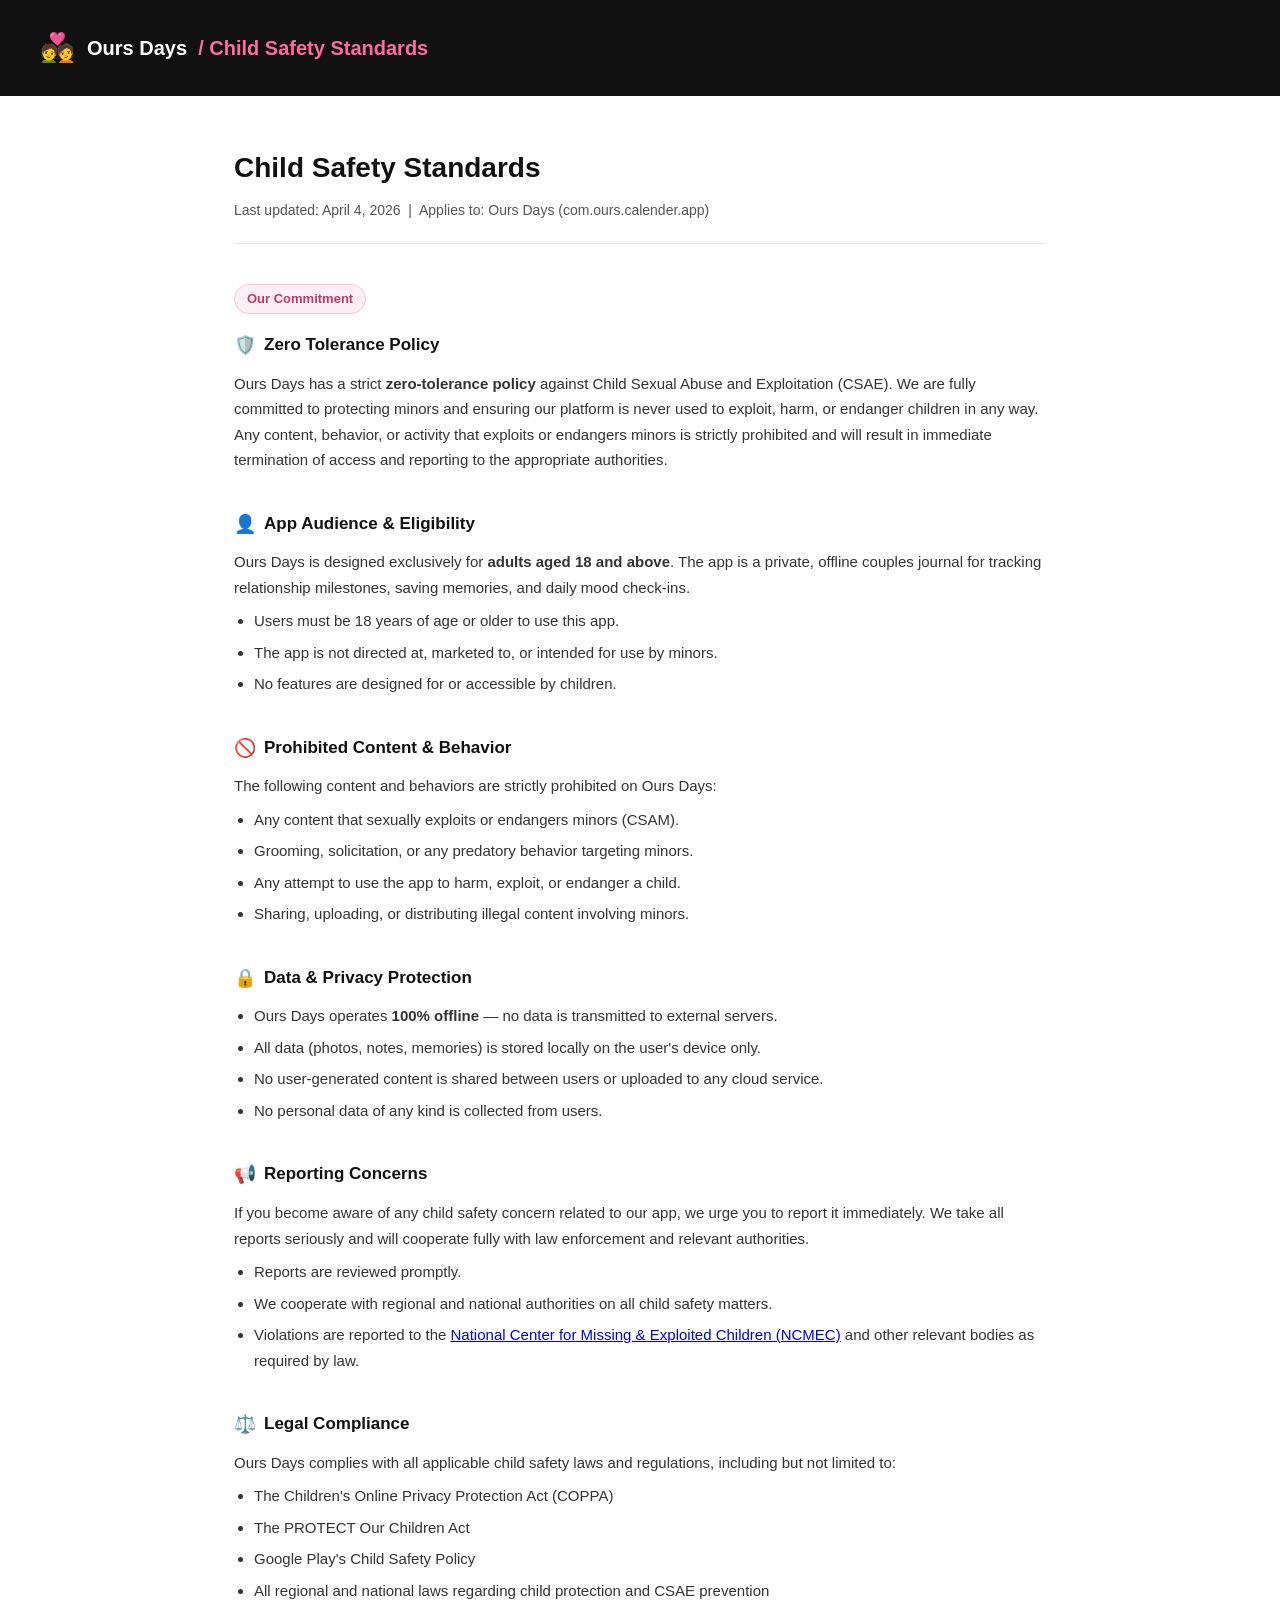
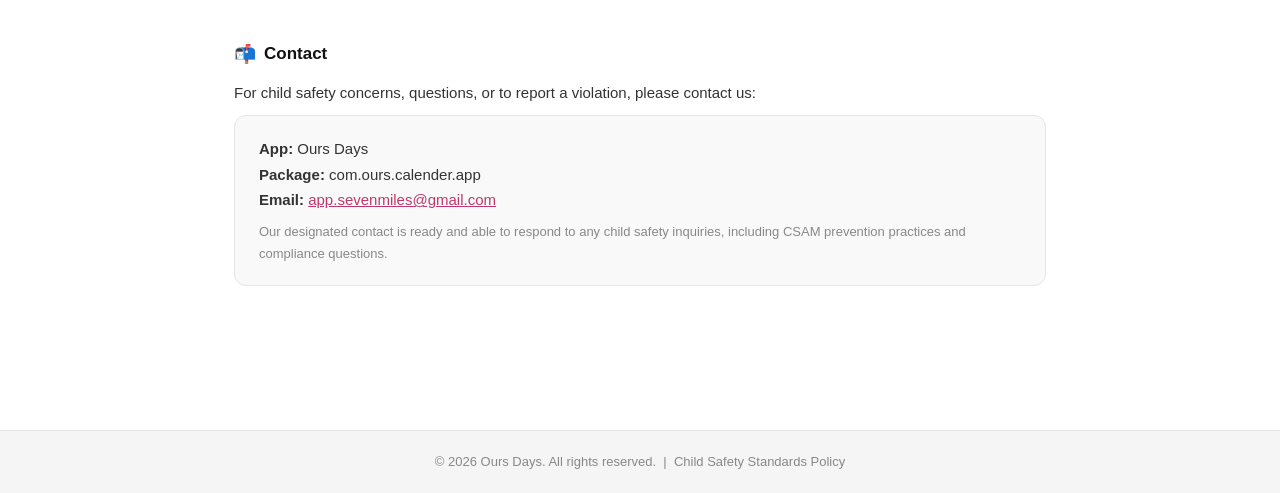
<file: single/child-safety/index.html>
<!DOCTYPE html>
<html lang="en">
<head>
  <meta charset="UTF-8" />
  <meta name="viewport" content="width=device-width, initial-scale=1.0"/>
  <title>Child Safety Standards — Ours Days</title>
  <style>
    * { margin: 0; padding: 0; box-sizing: border-box; }
    body {
      font-family: -apple-system, BlinkMacSystemFont, 'Segoe UI', Roboto, sans-serif;
      background: #fff;
      color: #1a1a1a;
      line-height: 1.7;
    }
    header {
      background: #111;
      color: #fff;
      padding: 24px 40px;
      display: flex;
      align-items: center;
      gap: 12px;
    }
    header .logo { font-size: 28px; }
    header h1 { font-size: 20px; font-weight: 600; }
    header span { color: #FF6B9D; }
    .container {
      max-width: 860px;
      margin: 0 auto;
      padding: 48px 24px;
    }
    h2 {
      font-size: 28px;
      font-weight: 700;
      margin-bottom: 8px;
      color: #111;
    }
    .subtitle {
      color: #555;
      font-size: 14px;
      margin-bottom: 40px;
      border-bottom: 1px solid #e5e5e5;
      padding-bottom: 20px;
    }
    .section {
      margin-bottom: 36px;
    }
    .section h3 {
      font-size: 17px;
      font-weight: 700;
      color: #111;
      margin-bottom: 10px;
      display: flex;
      align-items: center;
      gap: 8px;
    }
    .section h3 .icon {
      font-size: 18px;
    }
    .section p, .section li {
      font-size: 15px;
      color: #333;
    }
    .section ul {
      margin-top: 8px;
      padding-left: 20px;
    }
    .section ul li {
      margin-bottom: 6px;
    }
    .badge {
      display: inline-block;
      background: #fff0f5;
      color: #c0386a;
      border: 1px solid #ffc0d4;
      border-radius: 20px;
      font-size: 13px;
      font-weight: 600;
      padding: 3px 12px;
      margin-bottom: 16px;
    }
    .contact-box {
      background: #f9f9f9;
      border: 1px solid #e5e5e5;
      border-radius: 12px;
      padding: 20px 24px;
      margin-top: 10px;
    }
    .contact-box p { font-size: 15px; color: #333; }
    .contact-box a { color: #c0386a; }
    footer {
      background: #f5f5f5;
      text-align: center;
      padding: 20px;
      font-size: 13px;
      color: #888;
      margin-top: 60px;
      border-top: 1px solid #e5e5e5;
    }
  </style>
</head>
<body>

<header>
  <div class="logo">💑</div>
  <div>
    <h1>Ours Days &nbsp;<span>/ Child Safety Standards</span></h1>
  </div>
</header>

<div class="container">
  <h2>Child Safety Standards</h2>
  <p class="subtitle">
    Last updated: April 4, 2026 &nbsp;|&nbsp; Applies to: Ours Days (com.ours.calender.app)
  </p>

  <div class="section">
    <span class="badge">Our Commitment</span>
    <h3><span class="icon">🛡️</span> Zero Tolerance Policy</h3>
    <p>
      Ours Days has a strict <strong>zero-tolerance policy</strong> against Child Sexual Abuse and
      Exploitation (CSAE). We are fully committed to protecting minors and ensuring our platform
      is never used to exploit, harm, or endanger children in any way. Any content, behavior, or
      activity that exploits or endangers minors is strictly prohibited and will result in immediate
      termination of access and reporting to the appropriate authorities.
    </p>
  </div>

  <div class="section">
    <h3><span class="icon">👤</span> App Audience &amp; Eligibility</h3>
    <p>
      Ours Days is designed exclusively for <strong>adults aged 18 and above</strong>. The app is
      a private, offline couples journal for tracking relationship milestones, saving memories, and
      daily mood check-ins.
    </p>
    <ul>
      <li>Users must be 18 years of age or older to use this app.</li>
      <li>The app is not directed at, marketed to, or intended for use by minors.</li>
      <li>No features are designed for or accessible by children.</li>
    </ul>
  </div>

  <div class="section">
    <h3><span class="icon">🚫</span> Prohibited Content &amp; Behavior</h3>
    <p>The following content and behaviors are strictly prohibited on Ours Days:</p>
    <ul>
      <li>Any content that sexually exploits or endangers minors (CSAM).</li>
      <li>Grooming, solicitation, or any predatory behavior targeting minors.</li>
      <li>Any attempt to use the app to harm, exploit, or endanger a child.</li>
      <li>Sharing, uploading, or distributing illegal content involving minors.</li>
    </ul>
  </div>

  <div class="section">
    <h3><span class="icon">🔒</span> Data &amp; Privacy Protection</h3>
    <ul>
      <li>Ours Days operates <strong>100% offline</strong> — no data is transmitted to external servers.</li>
      <li>All data (photos, notes, memories) is stored locally on the user's device only.</li>
      <li>No user-generated content is shared between users or uploaded to any cloud service.</li>
      <li>No personal data of any kind is collected from users.</li>
    </ul>
  </div>

  <div class="section">
    <h3><span class="icon">📢</span> Reporting Concerns</h3>
    <p>
      If you become aware of any child safety concern related to our app, we urge you to report it
      immediately. We take all reports seriously and will cooperate fully with law enforcement and
      relevant authorities.
    </p>
    <ul>
      <li>Reports are reviewed promptly.</li>
      <li>We cooperate with regional and national authorities on all child safety matters.</li>
      <li>Violations are reported to the <a href="https://www.missingkids.org/gethelpnow/cybertipline" target="_blank">National Center for Missing &amp; Exploited Children (NCMEC)</a> and other relevant bodies as required by law.</li>
    </ul>
  </div>

  <div class="section">
    <h3><span class="icon">⚖️</span> Legal Compliance</h3>
    <p>
      Ours Days complies with all applicable child safety laws and regulations, including but not
      limited to:
    </p>
    <ul>
      <li>The Children's Online Privacy Protection Act (COPPA)</li>
      <li>The PROTECT Our Children Act</li>
      <li>Google Play's Child Safety Policy</li>
      <li>All regional and national laws regarding child protection and CSAE prevention</li>
    </ul>
  </div>

  <div class="section">
    <h3><span class="icon">📬</span> Contact</h3>
    <p>For child safety concerns, questions, or to report a violation, please contact us:</p>
    <div class="contact-box">
      <p><strong>App:</strong> Ours Days</p>
      <p><strong>Package:</strong> com.ours.calender.app</p>
      <p><strong>Email:</strong> <a href="mailto:app.sevenmiles@gmail.com">app.sevenmiles@gmail.com</a></p>
      <p style="margin-top: 8px; font-size: 13px; color: #888;">
        Our designated contact is ready and able to respond to any child safety inquiries,
        including CSAM prevention practices and compliance questions.
      </p>
    </div>
  </div>

</div>

<footer>
  &copy; 2026 Ours Days. All rights reserved. &nbsp;|&nbsp; Child Safety Standards Policy
</footer>

</body>
</html>
</file>
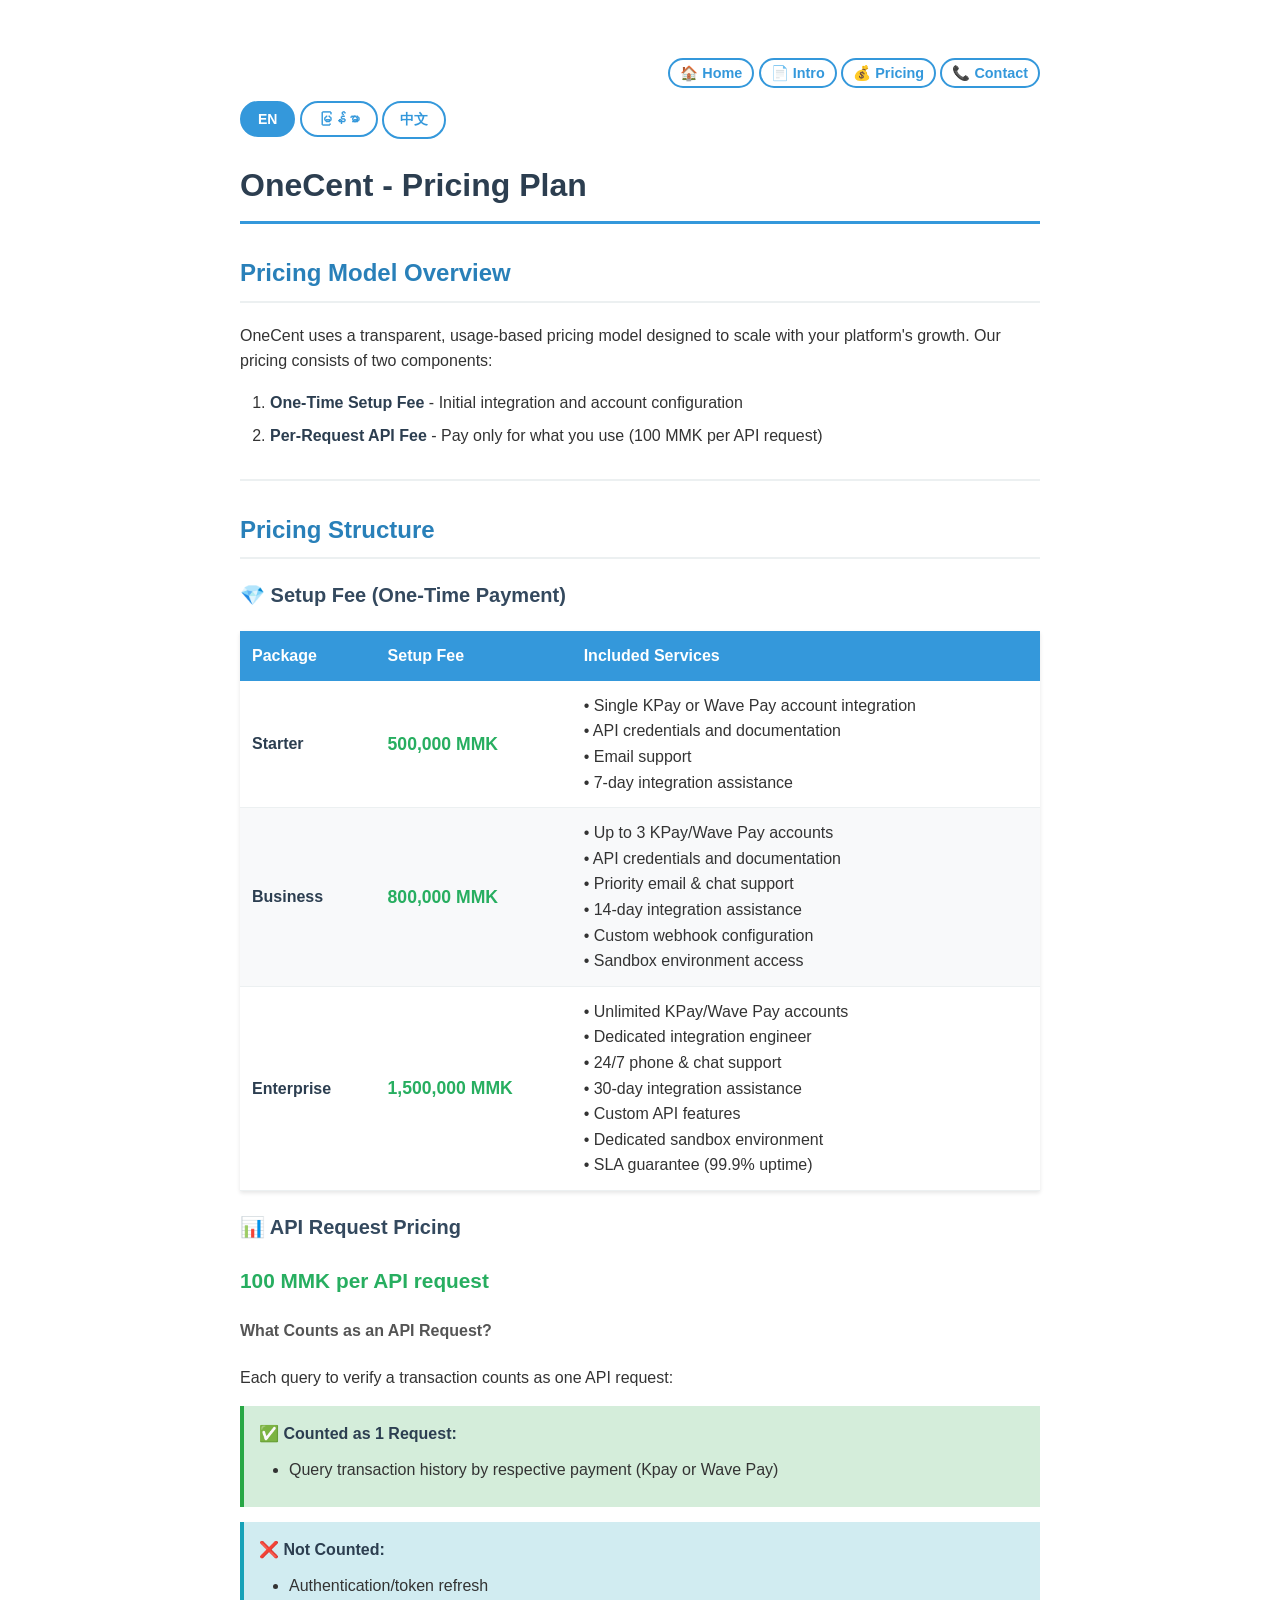
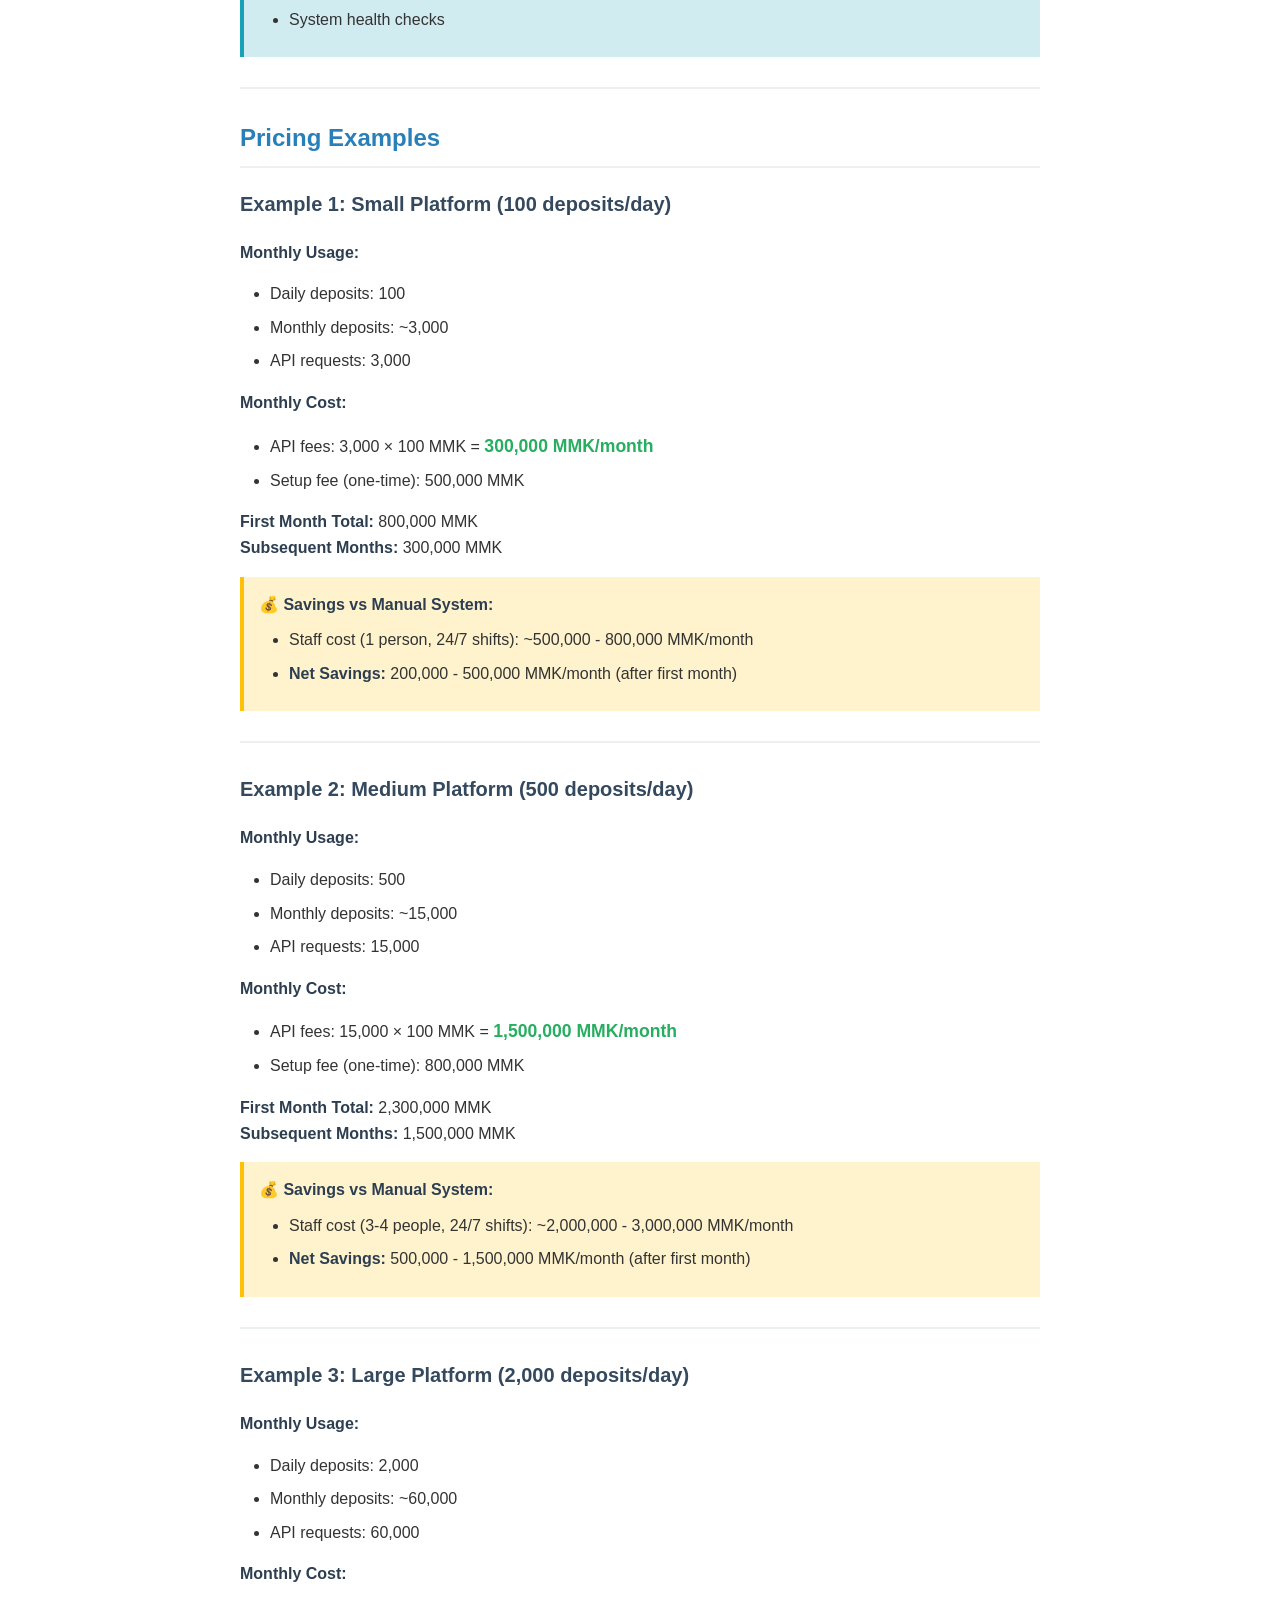
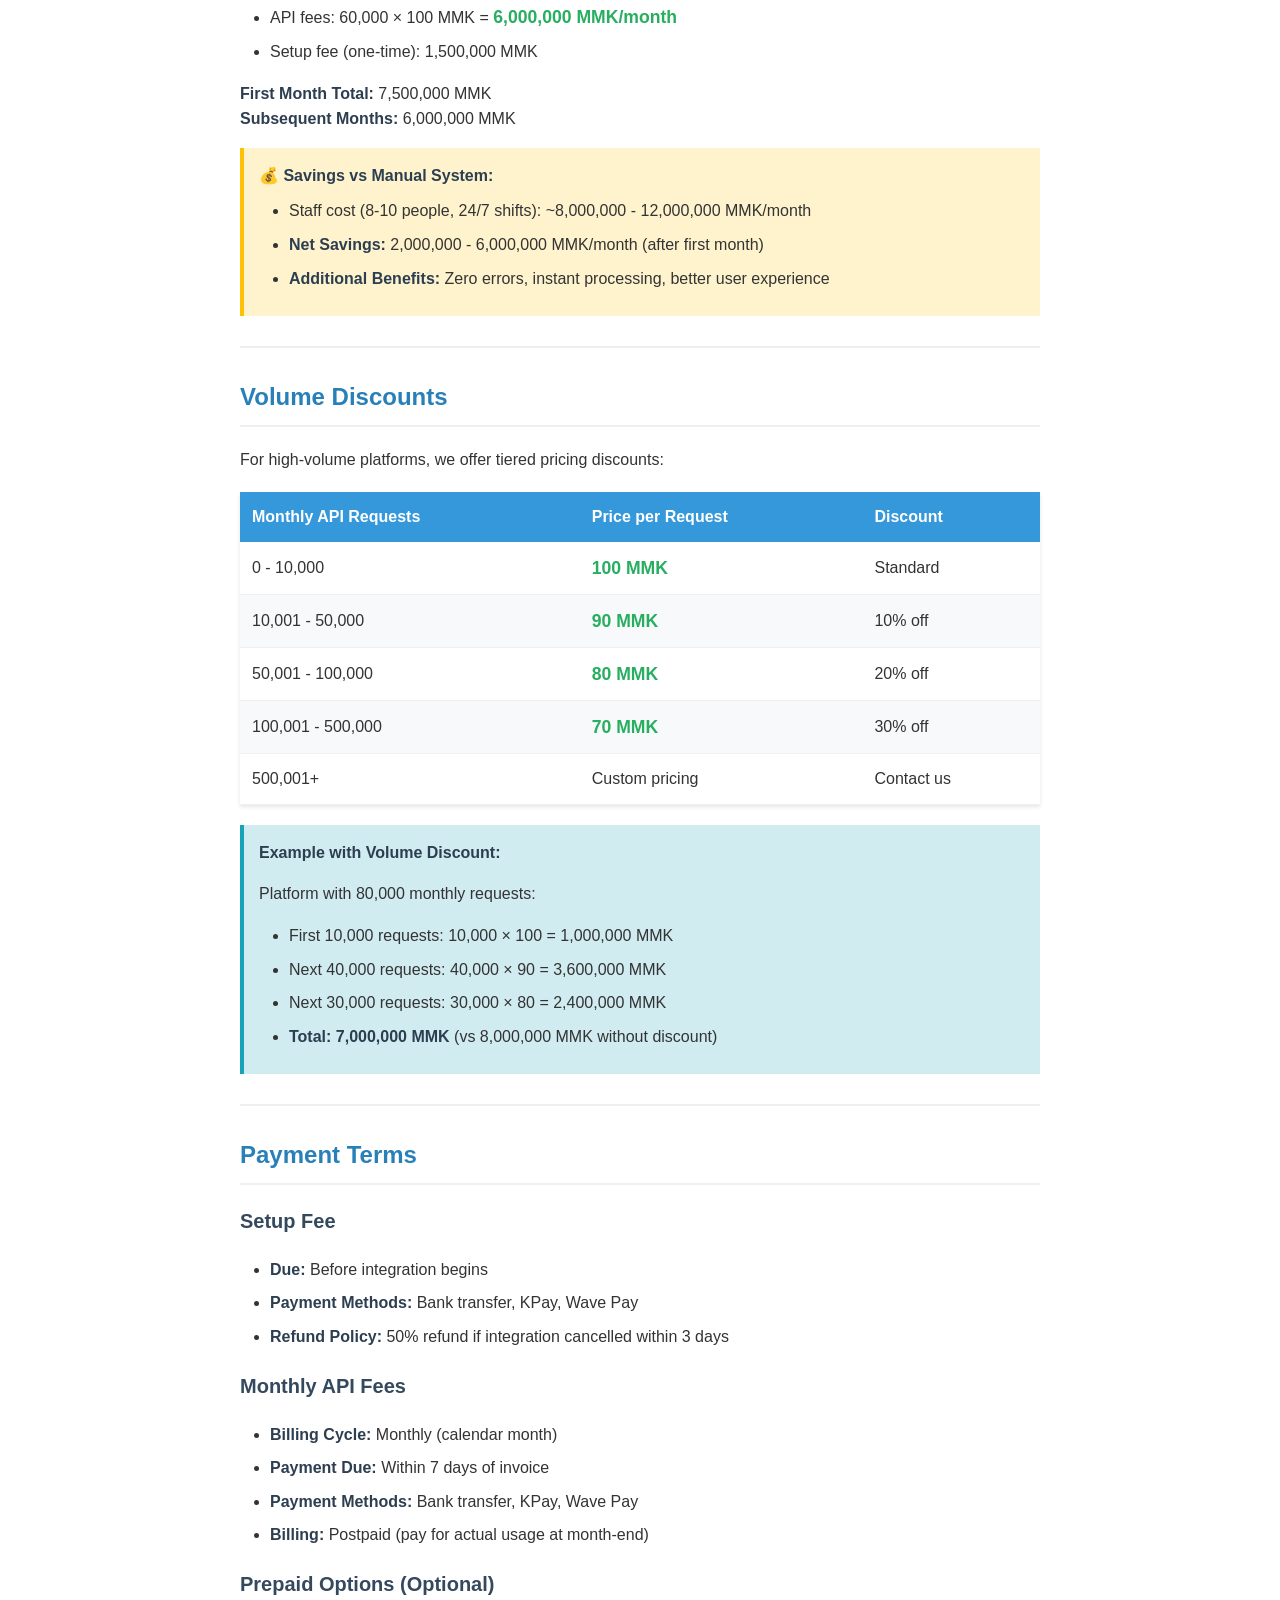
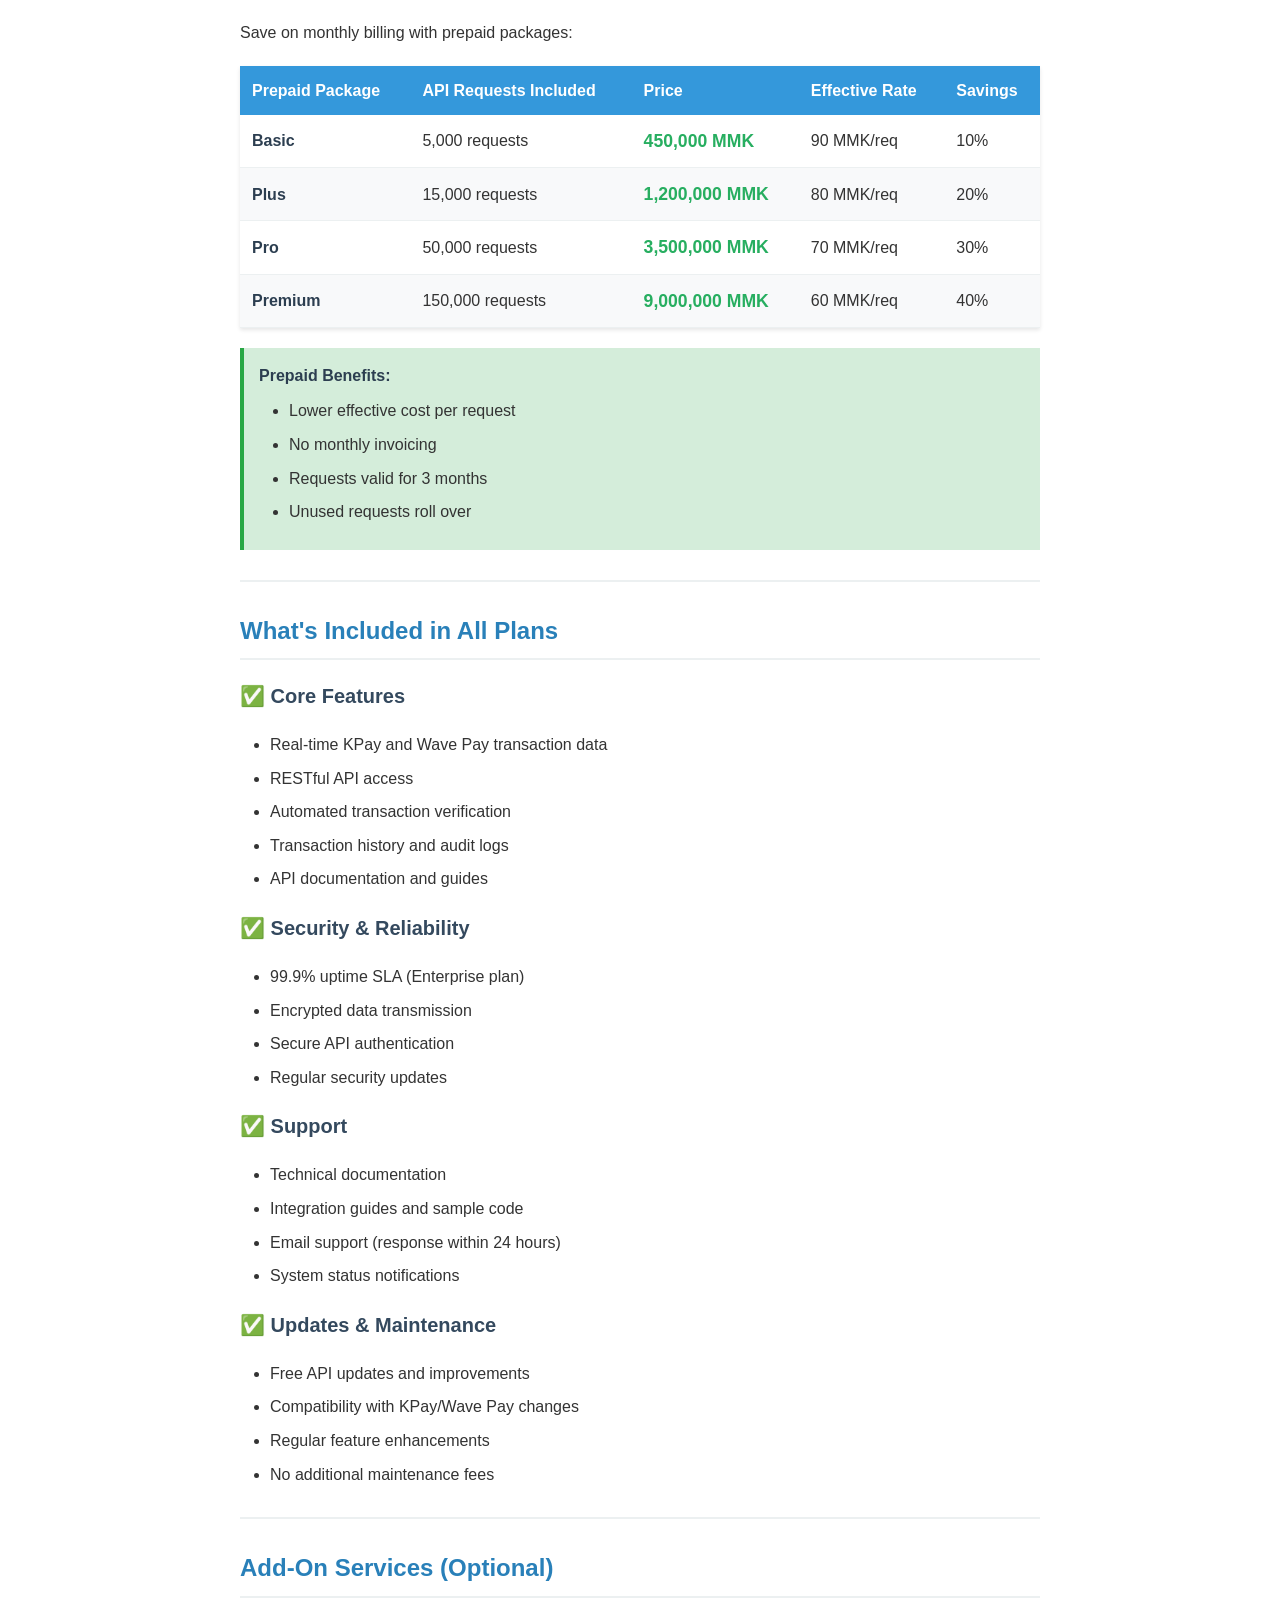
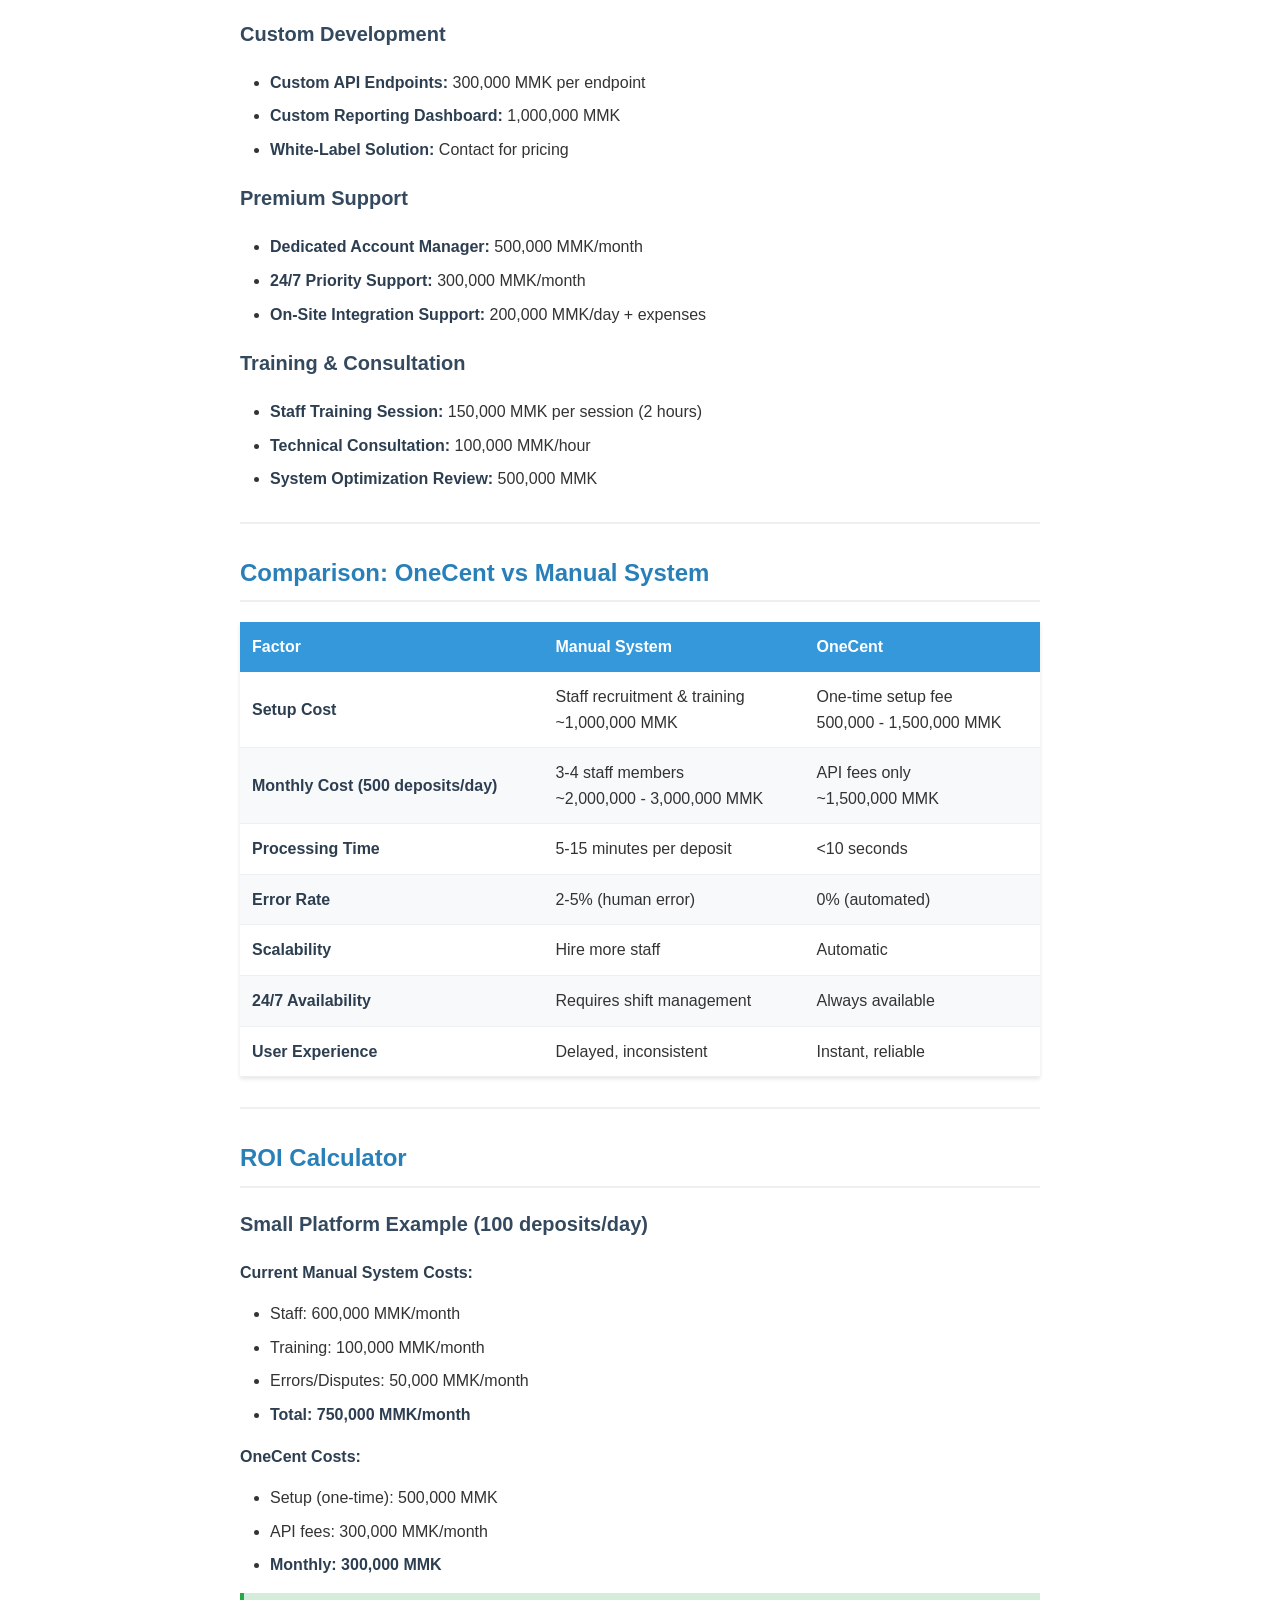
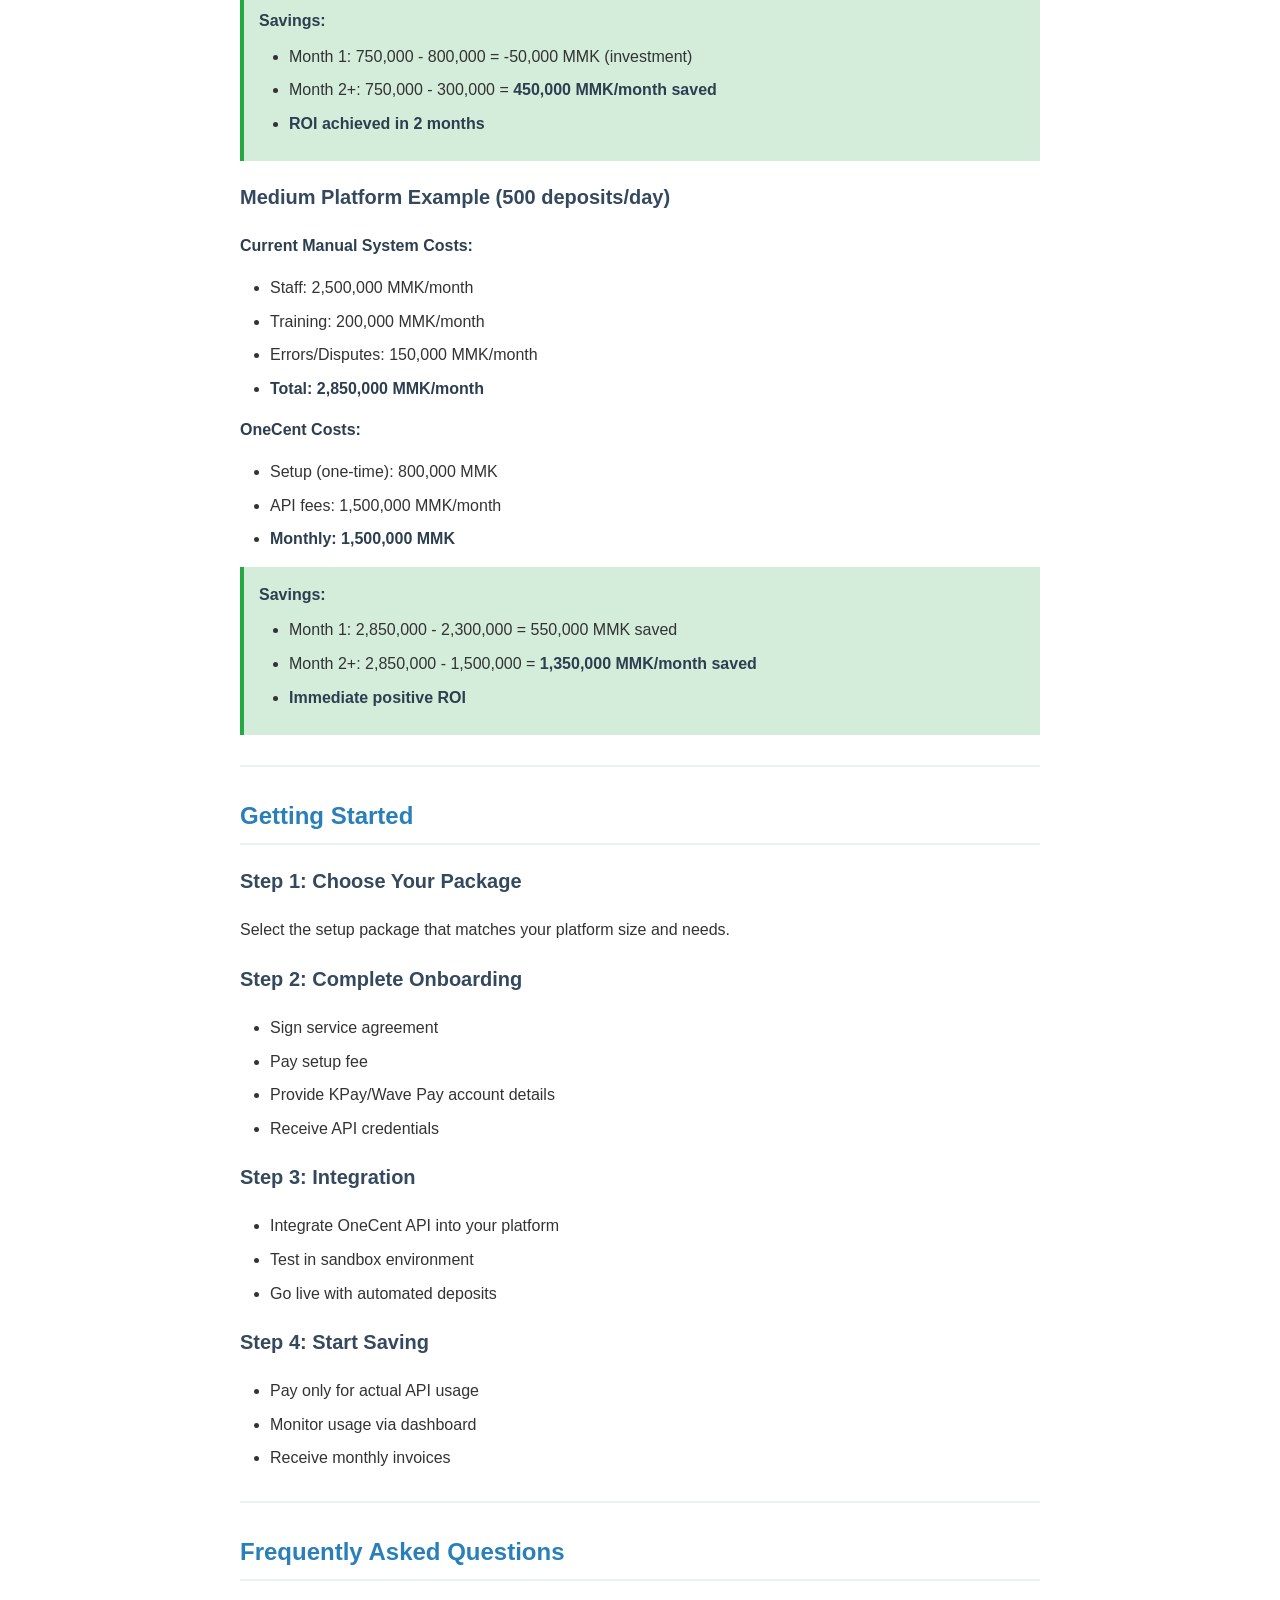
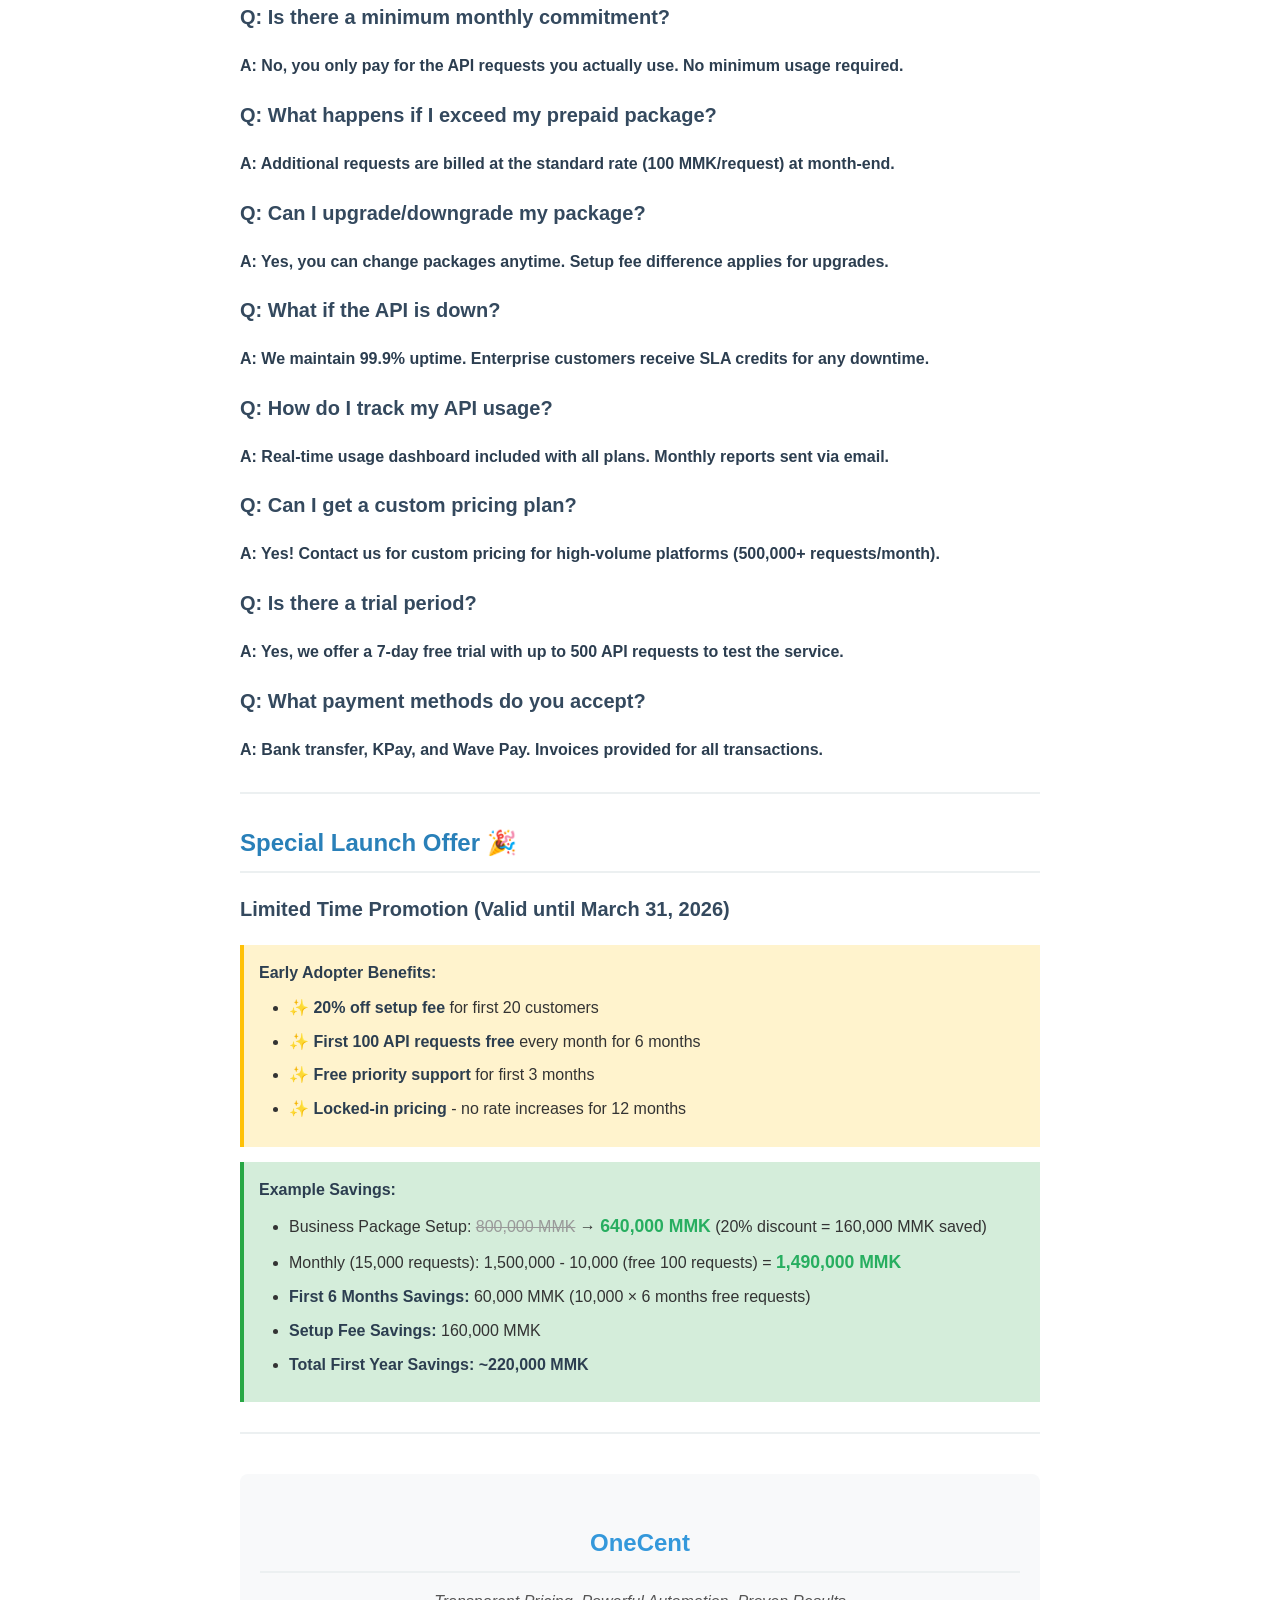
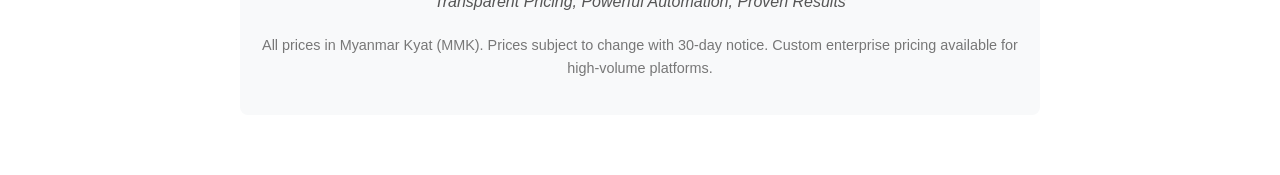
<file: OneCent_Pricing_Plan.html>
<!DOCTYPE html>
<html lang="en">

<head>
    <meta charset="UTF-8">
    <meta name="viewport" content="width=device-width, initial-scale=1.0">
    <title>OneCent - Pricing Plan</title>
    <style>
        body {
            font-family: 'Arial', sans-serif;
            line-height: 1.6;
            max-width: 800px;
            margin: 40px auto;
            padding: 20px;
            color: #333;
        }

        h1 {
            color: #2c3e50;
            border-bottom: 3px solid #3498db;
            padding-bottom: 10px;
            font-size: 32px;
        }

        h2 {
            color: #2980b9;
            margin-top: 30px;
            font-size: 24px;
            border-bottom: 2px solid #ecf0f1;
            padding-bottom: 8px;
        }

        h3 {
            color: #34495e;
            margin-top: 20px;
            font-size: 20px;
        }

        h4 {
            color: #555;
            margin-top: 15px;
            font-size: 16px;
        }

        table {
            width: 100%;
            border-collapse: collapse;
            margin: 20px 0;
            box-shadow: 0 2px 4px rgba(0, 0, 0, 0.1);
        }

        th {
            background-color: #3498db;
            color: white;
            padding: 12px;
            text-align: left;
            font-weight: bold;
        }

        td {
            padding: 12px;
            border-bottom: 1px solid #ecf0f1;
        }

        tr:nth-child(even) {
            background-color: #f8f9fa;
        }

        tr:hover {
            background-color: #e8f4f8;
        }

        .highlight {
            background-color: #fff3cd;
            padding: 15px;
            border-left: 4px solid #ffc107;
            margin: 15px 0;
        }

        .success {
            background-color: #d4edda;
            padding: 15px;
            border-left: 4px solid #28a745;
            margin: 15px 0;
        }

        .info {
            background-color: #d1ecf1;
            padding: 15px;
            border-left: 4px solid #17a2b8;
            margin: 15px 0;
        }

        ul,
        ol {
            margin: 10px 0;
            padding-left: 30px;
        }

        li {
            margin: 8px 0;
        }

        strong {
            color: #2c3e50;
        }

        hr {
            border: none;
            border-top: 2px solid #ecf0f1;
            margin: 30px 0;
        }

        .emoji {
            font-size: 1.2em;
        }

        .price {
            color: #27ae60;
            font-weight: bold;
            font-size: 1.1em;
        }

        .strikethrough {
            text-decoration: line-through;
            color: #999;
        }

        /* Language Switcher */
        .language-switcher {
            position: fixed;
            top: 20px;
            right: 20px;
            display: flex;
            gap: 8px;
            z-index: 1000;
            background: white;
            padding: 10px;
            border-radius: 25px;
            box-shadow: 0 2px 8px rgba(0, 0, 0, 0.15);
        }

        .lang-btn {
            padding: 8px 16px;
            border: 2px solid #3498db;
            background: transparent;
            color: #3498db;
            border-radius: 20px;
            cursor: pointer;
            font-weight: 600;
            transition: all 0.3s ease;
            font-size: 14px;
        }

        .lang-btn:hover,
        .lang-btn.active {
            background: #3498db;
            color: white;
        }

        @media print {
            .language-switcher {
                display: none;
            }
        }
    </style>
</head>

<body>

    <!-- Language Switcher -->
    <div class="lang-switcher">
        <div class="nav-links" style="margin-bottom: 15px; text-align: right;">
            <a href="index.html" class="lang-btn" style="text-decoration: none; font-size: 0.9em; padding: 5px 10px;">🏠
                Home</a>
            <a href="OneCent_Project_Introduction.html" class="lang-btn"
                style="text-decoration: none; font-size: 0.9em; padding: 5px 10px;">📄 Intro</a>
            <a href="OneCent_Pricing_Plan.html" class="lang-btn"
                style="text-decoration: none; font-size: 0.9em; padding: 5px 10px;">💰 Pricing</a>
            <a href="index.html#contact" class="lang-btn"
                style="text-decoration: none; font-size: 0.9em; padding: 5px 10px;">📞 Contact</a>
        </div>
        <div class="lang-buttons">
            <button class="lang-btn active" data-lang="en">EN</button>
            <button class="lang-btn" data-lang="my">မြန်မာ</button>
            <button class="lang-btn" data-lang="zh">中文</button>
        </div>
    </div>

    <h1>OneCent - Pricing Plan</h1>

    <h2 data-i18n="overview.title">Pricing Model Overview</h2>
    <p data-i18n="overview.desc">OneCent uses a transparent, usage-based pricing model designed to scale with your
        platform's growth. Our pricing
        consists of two components:</p>
    <ol>
        <li data-i18n="overview.item1"><strong>One-Time Setup Fee</strong> - Initial integration and account
            configuration</li>
        <li data-i18n="overview.item2"><strong>Per-Request API Fee</strong> - Pay only for what you use (100 MMK per API
            request)</li>
    </ol>

    <hr>

    <h2 data-i18n="structure.title">Pricing Structure</h2>

    <h3 data-i18n="setup.title">💎 Setup Fee (One-Time Payment)</h3>

    <table>
        <thead>
            <tr>
                <th data-i18n="table.package">Package</th>
                <th data-i18n="table.fee">Setup Fee</th>
                <th data-i18n="table.services">Included Services</th>
            </tr>
        </thead>
        <tbody>
            <tr>
                <td data-i18n="setup.starter.name"><strong>Starter</strong></td>
                <td class="price" data-i18n="setup.starter.price">500,000 MMK</td>
                <td data-i18n="setup.starter.features">
                    • Single KPay or Wave Pay account integration<br>
                    • API credentials and documentation<br>
                    • Email support<br>
                    • 7-day integration assistance
                </td>
            </tr>
            <tr>
                <td data-i18n="setup.business.name"><strong>Business</strong></td>
                <td class="price" data-i18n="setup.business.price">800,000 MMK</td>
                <td data-i18n="setup.business.features">
                    • Up to 3 KPay/Wave Pay accounts<br>
                    • API credentials and documentation<br>
                    • Priority email & chat support<br>
                    • 14-day integration assistance<br>
                    • Custom webhook configuration<br>
                    • Sandbox environment access
                </td>
            </tr>
            <tr>
                <td data-i18n="setup.enterprise.name"><strong>Enterprise</strong></td>
                <td class="price" data-i18n="setup.enterprise.price">1,500,000 MMK</td>
                <td data-i18n="setup.enterprise.features">
                    • Unlimited KPay/Wave Pay accounts<br>
                    • Dedicated integration engineer<br>
                    • 24/7 phone & chat support<br>
                    • 30-day integration assistance<br>
                    • Custom API features<br>
                    • Dedicated sandbox environment<br>
                    • SLA guarantee (99.9% uptime)
                </td>
            </tr>
        </tbody>
    </table>

    <h3 data-i18n="api.title">📊 API Request Pricing</h3>
    <p class="price" style="font-size: 1.3em;" data-i18n="api.price.title">100 MMK per API request</p>

    <h4 data-i18n="api.what.title">What Counts as an API Request?</h4>
    <p data-i18n="api.what.desc">Each query to verify a transaction counts as one API request:</p>

    <div class="success">
        <strong data-i18n="api.counted.title">✅ Counted as 1 Request:</strong>
        <ul>
            <li data-i18n="api.counted.item1">Query transaction history by respective payment (Kpay or Wave Pay)</li>
        </ul>
    </div>

    <div class="info">
        <strong data-i18n="api.not_counted.title">❌ Not Counted:</strong>
        <ul>
            <li data-i18n="api.not_counted.item1">Authentication/token refresh</li>
            <li data-i18n="api.not_counted.item2">System health checks</li>
        </ul>
    </div>

    <hr>

    <h2 data-i18n="examples.title">Pricing Examples</h2>

    <h3 data-i18n="example1.title">Example 1: Small Platform (100 deposits/day)</h3>
    <p><strong data-i18n="usage.title">Monthly Usage:</strong></p>
    <ul>
        <li data-i18n="example1.usage.deposits">Daily deposits: 100</li>
        <li data-i18n="example1.usage.monthly">Monthly deposits: ~3,000</li>
        <li data-i18n="example1.usage.api">API requests: 3,000</li>
    </ul>

    <p><strong data-i18n="cost.title">Monthly Cost:</strong></p>
    <ul>
        <li data-i18n="example1.cost.api">API fees: 3,000 × 100 MMK = <span class="price">300,000 MMK/month</span></li>
        <li data-i18n="example1.cost.setup">Setup fee (one-time): 500,000 MMK</li>
    </ul>

    <p><strong data-i18n="example1.total.month1">First Month Total:</strong> 800,000 MMK<br>
        <strong data-i18n="example1.total.subsequent">Subsequent Months:</strong> 300,000 MMK
    </p>

    <div class="highlight">
        <strong data-i18n="savings.title">💰 Savings vs Manual System:</strong>
        <ul>
            <li data-i18n="example1.savings.staff">Staff cost (1 person, 24/7 shifts): ~500,000 - 800,000 MMK/month</li>
            <li data-i18n="example1.savings.net"><strong>Net Savings:</strong> 200,000 - 500,000 MMK/month (after first
                month)</li>
        </ul>
    </div>

    <hr>

    <h3 data-i18n="example2.title">Example 2: Medium Platform (500 deposits/day)</h3>
    <p><strong data-i18n="usage.title">Monthly Usage:</strong></p>
    <ul>
        <li data-i18n="example2.usage.deposits">Daily deposits: 500</li>
        <li data-i18n="example2.usage.monthly">Monthly deposits: ~15,000</li>
        <li data-i18n="example2.usage.api">API requests: 15,000</li>
    </ul>

    <p><strong data-i18n="cost.title">Monthly Cost:</strong></p>
    <ul>
        <li data-i18n="example2.cost.api">API fees: 15,000 × 100 MMK = <span class="price">1,500,000 MMK/month</span>
        </li>
        <li data-i18n="example2.cost.setup">Setup fee (one-time): 800,000 MMK</li>
    </ul>

    <p><strong data-i18n="example2.total.month1">First Month Total:</strong> 2,300,000 MMK<br>
        <strong data-i18n="example2.total.subsequent">Subsequent Months:</strong> 1,500,000 MMK
    </p>

    <div class="highlight">
        <strong data-i18n="savings.title">💰 Savings vs Manual System:</strong>
        <ul>
            <li data-i18n="example2.savings.staff">Staff cost (3-4 people, 24/7 shifts): ~2,000,000 - 3,000,000
                MMK/month</li>
            <li data-i18n="example2.savings.net"><strong>Net Savings:</strong> 500,000 - 1,500,000 MMK/month (after
                first month)</li>
        </ul>
    </div>

    <hr>

    <h3 data-i18n="example3.title">Example 3: Large Platform (2,000 deposits/day)</h3>
    <p><strong data-i18n="usage.title">Monthly Usage:</strong></p>
    <ul>
        <li data-i18n="example3.usage.deposits">Daily deposits: 2,000</li>
        <li data-i18n="example3.usage.monthly">Monthly deposits: ~60,000</li>
        <li data-i18n="example3.usage.api">API requests: 60,000</li>
    </ul>

    <p><strong data-i18n="cost.title">Monthly Cost:</strong></p>
    <ul>
        <li data-i18n="example3.cost.api">API fees: 60,000 × 100 MMK = <span class="price">6,000,000 MMK/month</span>
        </li>
        <li data-i18n="example3.cost.setup">Setup fee (one-time): 1,500,000 MMK</li>
    </ul>

    <p><strong data-i18n="example3.total.month1">First Month Total:</strong> 7,500,000 MMK<br>
        <strong data-i18n="example3.total.subsequent">Subsequent Months:</strong> 6,000,000 MMK
    </p>

    <div class="highlight">
        <strong data-i18n="savings.title">💰 Savings vs Manual System:</strong>
        <ul>
            <li data-i18n="example3.savings.staff">Staff cost (8-10 people, 24/7 shifts): ~8,000,000 - 12,000,000
                MMK/month</li>
            <li data-i18n="example3.savings.net"><strong>Net Savings:</strong> 2,000,000 - 6,000,000 MMK/month (after
                first month)</li>
            <li data-i18n="example3.savings.benefits"><strong>Additional Benefits:</strong> Zero errors, instant
                processing, better user experience</li>
        </ul>
    </div>

    <hr>

    <h2 data-i18n="discount.title">Volume Discounts</h2>
    <p data-i18n="discount.desc">For high-volume platforms, we offer tiered pricing discounts:</p>

    <table>
        <thead>
            <tr>
                <th data-i18n="discount.table.requests">Monthly API Requests</th>
                <th data-i18n="discount.table.price">Price per Request</th>
                <th data-i18n="discount.table.discount">Discount</th>
            </tr>
        </thead>
        <tbody>
            <tr>
                <td>0 - 10,000</td>
                <td class="price">100 MMK</td>
                <td data-i18n="discount.standard">Standard</td>
            </tr>
            <tr>
                <td>10,001 - 50,000</td>
                <td class="price">90 MMK</td>
                <td data-i18n="discount.10off">10% off</td>
            </tr>
            <tr>
                <td>50,001 - 100,000</td>
                <td class="price">80 MMK</td>
                <td data-i18n="discount.20off">20% off</td>
            </tr>
            <tr>
                <td>100,001 - 500,000</td>
                <td class="price">70 MMK</td>
                <td data-i18n="discount.30off">30% off</td>
            </tr>
            <tr>
                <td>500,001+</td>
                <td data-i18n="discount.custom_price">Custom pricing</td>
                <td data-i18n="discount.contact">Contact us</td>
            </tr>
        </tbody>
    </table>

    <div class="info">
        <strong data-i18n="discount.example.title">Example with Volume Discount:</strong>
        <p data-i18n="discount.example.desc">Platform with 80,000 monthly requests:</p>
        <ul>
            <li data-i18n="discount.example.step1">First 10,000 requests: 10,000 × 100 = 1,000,000 MMK</li>
            <li data-i18n="discount.example.step2">Next 40,000 requests: 40,000 × 90 = 3,600,000 MMK</li>
            <li data-i18n="discount.example.step3">Next 30,000 requests: 30,000 × 80 = 2,400,000 MMK</li>
            <li data-i18n="discount.example.total"><strong>Total: 7,000,000 MMK</strong> (vs 8,000,000 MMK without
                discount)</li>
        </ul>
    </div>

    <hr>

    <h2 data-i18n="terms.title">Payment Terms</h2>

    <h3 data-i18n="terms.setup.title">Setup Fee</h3>
    <ul>
        <li data-i18n="terms.setup.due"><strong>Due:</strong> Before integration begins</li>
        <li data-i18n="terms.setup.method"><strong>Payment Methods:</strong> Bank transfer, KPay, Wave Pay</li>
        <li data-i18n="terms.setup.refund"><strong>Refund Policy:</strong> 50% refund if integration cancelled within 3
            days</li>
    </ul>

    <h3 data-i18n="terms.monthly.title">Monthly API Fees</h3>
    <ul>
        <li data-i18n="terms.monthly.cycle"><strong>Billing Cycle:</strong> Monthly (calendar month)</li>
        <li data-i18n="terms.monthly.due"><strong>Payment Due:</strong> Within 7 days of invoice</li>
        <li data-i18n="terms.monthly.method"><strong>Payment Methods:</strong> Bank transfer, KPay, Wave Pay</li>
        <li data-i18n="terms.monthly.billing"><strong>Billing:</strong> Postpaid (pay for actual usage at month-end)
        </li>
    </ul>

    <h3 data-i18n="terms.prepaid.title">Prepaid Options (Optional)</h3>
    <p data-i18n="terms.prepaid.desc">Save on monthly billing with prepaid packages:</p>

    <table>
        <thead>
            <tr>
                <th data-i18n="terms.prepaid.table.package">Prepaid Package</th>
                <th data-i18n="terms.prepaid.table.requests">API Requests Included</th>
                <th data-i18n="terms.prepaid.table.price">Price</th>
                <th data-i18n="terms.prepaid.table.rate">Effective Rate</th>
                <th data-i18n="terms.prepaid.table.savings">Savings</th>
            </tr>
        </thead>
        <tbody>
            <tr>
                <td data-i18n="terms.prepaid.basic.name"><strong>Basic</strong></td>
                <td data-i18n="terms.prepaid.basic.req">5,000 requests</td>
                <td class="price" data-i18n="terms.prepaid.basic.price">450,000 MMK</td>
                <td data-i18n="terms.prepaid.basic.rate">90 MMK/req</td>
                <td data-i18n="terms.prepaid.basic.save">10%</td>
            </tr>
            <tr>
                <td data-i18n="terms.prepaid.plus.name"><strong>Plus</strong></td>
                <td data-i18n="terms.prepaid.plus.req">15,000 requests</td>
                <td class="price" data-i18n="terms.prepaid.plus.price">1,200,000 MMK</td>
                <td data-i18n="terms.prepaid.plus.rate">80 MMK/req</td>
                <td data-i18n="terms.prepaid.plus.save">20%</td>
            </tr>
            <tr>
                <td data-i18n="terms.prepaid.pro.name"><strong>Pro</strong></td>
                <td data-i18n="terms.prepaid.pro.req">50,000 requests</td>
                <td class="price" data-i18n="terms.prepaid.pro.price">3,500,000 MMK</td>
                <td data-i18n="terms.prepaid.pro.rate">70 MMK/req</td>
                <td data-i18n="terms.prepaid.pro.save">30%</td>
            </tr>
            <tr>
                <td data-i18n="terms.prepaid.premium.name"><strong>Premium</strong></td>
                <td data-i18n="terms.prepaid.premium.req">150,000 requests</td>
                <td class="price" data-i18n="terms.prepaid.premium.price">9,000,000 MMK</td>
                <td data-i18n="terms.prepaid.premium.rate">60 MMK/req</td>
                <td data-i18n="terms.prepaid.premium.save">40%</td>
            </tr>
        </tbody>
    </table>

    <div class="success">
        <strong data-i18n="terms.prepaid.benefits.title">Prepaid Benefits:</strong>
        <ul>
            <li data-i18n="terms.prepaid.benefits.item1">Lower effective cost per request</li>
            <li data-i18n="terms.prepaid.benefits.item2">No monthly invoicing</li>
            <li data-i18n="terms.prepaid.benefits.item3">Requests valid for 3 months</li>
            <li data-i18n="terms.prepaid.benefits.item4">Unused requests roll over</li>
        </ul>
    </div>

    <hr>

    <h2 data-i18n="features.title">What's Included in All Plans</h2>

    <h3 data-i18n="features.core.title">✅ Core Features</h3>
    <ul>
        <li data-i18n="features.core.item1">Real-time KPay and Wave Pay transaction data</li>
        <li data-i18n="features.core.item2">RESTful API access</li>
        <li data-i18n="features.core.item3">Automated transaction verification</li>
        <li data-i18n="features.core.item4">Transaction history and audit logs</li>
        <li data-i18n="features.core.item5">API documentation and guides</li>
    </ul>

    <h3 data-i18n="features.security.title">✅ Security & Reliability</h3>
    <ul>
        <li data-i18n="features.security.item1">99.9% uptime SLA (Enterprise plan)</li>
        <li data-i18n="features.security.item2">Encrypted data transmission</li>
        <li data-i18n="features.security.item3">Secure API authentication</li>
        <li data-i18n="features.security.item4">Regular security updates</li>
    </ul>

    <h3 data-i18n="features.support.title">✅ Support</h3>
    <ul>
        <li data-i18n="features.support.item1">Technical documentation</li>
        <li data-i18n="features.support.item2">Integration guides and sample code</li>
        <li data-i18n="features.support.item3">Email support (response within 24 hours)</li>
        <li data-i18n="features.support.item4">System status notifications</li>
    </ul>

    <h3 data-i18n="features.updates.title">✅ Updates & Maintenance</h3>
    <ul>
        <li data-i18n="features.updates.item1">Free API updates and improvements</li>
        <li data-i18n="features.updates.item2">Compatibility with KPay/Wave Pay changes</li>
        <li data-i18n="features.updates.item3">Regular feature enhancements</li>
        <li data-i18n="features.updates.item4">No additional maintenance fees</li>
    </ul>

    <hr>

    <h2 data-i18n="services.title">Add-On Services (Optional)</h2>

    <h3 data-i18n="services.dev.title">Custom Development</h3>
    <ul>
        <li data-i18n="services.dev.item1"><strong>Custom API Endpoints:</strong> 300,000 MMK per endpoint</li>
        <li data-i18n="services.dev.item2"><strong>Custom Reporting Dashboard:</strong> 1,000,000 MMK</li>
        <li data-i18n="services.dev.item3"><strong>White-Label Solution:</strong> Contact for pricing</li>
    </ul>

    <h3 data-i18n="services.support.title">Premium Support</h3>
    <ul>
        <li data-i18n="services.support.item1"><strong>Dedicated Account Manager:</strong> 500,000 MMK/month</li>
        <li data-i18n="services.support.item2"><strong>24/7 Priority Support:</strong> 300,000 MMK/month</li>
        <li data-i18n="services.support.item3"><strong>On-Site Integration Support:</strong> 200,000 MMK/day + expenses
        </li>
    </ul>

    <h3 data-i18n="services.training.title">Training & Consultation</h3>
    <ul>
        <li data-i18n="services.training.item1"><strong>Staff Training Session:</strong> 150,000 MMK per session (2
            hours)</li>
        <li data-i18n="services.training.item2"><strong>Technical Consultation:</strong> 100,000 MMK/hour</li>
        <li data-i18n="services.training.item3"><strong>System Optimization Review:</strong> 500,000 MMK</li>
    </ul>

    <hr>

    <h2 data-i18n="comparison.title">Comparison: OneCent vs Manual System</h2>

    <table>
        <thead>
            <tr>
                <th data-i18n="comparison.table.factor">Factor</th>
                <th data-i18n="comparison.table.manual">Manual System</th>
                <th data-i18n="comparison.table.onecent">OneCent</th>
            </tr>
        </thead>
        <tbody>
            <tr>
                <td data-i18n="comparison.factor.setup"><strong>Setup Cost</strong></td>
                <td data-i18n="comparison.manual.setup">Staff recruitment & training<br>~1,000,000 MMK</td>
                <td data-i18n="comparison.onecent.setup">One-time setup fee<br>500,000 - 1,500,000 MMK</td>
            </tr>
            <tr>
                <td data-i18n="comparison.factor.monthly"><strong>Monthly Cost (500 deposits/day)</strong></td>
                <td data-i18n="comparison.manual.monthly">3-4 staff members<br>~2,000,000 - 3,000,000 MMK</td>
                <td data-i18n="comparison.onecent.monthly">API fees only<br>~1,500,000 MMK</td>
            </tr>
            <tr>
                <td data-i18n="comparison.factor.time"><strong>Processing Time</strong></td>
                <td data-i18n="comparison.manual.time">5-15 minutes per deposit</td>
                <td data-i18n="comparison.onecent.time">&lt;10 seconds</td>
            </tr>
            <tr>
                <td data-i18n="comparison.factor.error"><strong>Error Rate</strong></td>
                <td data-i18n="comparison.manual.error">2-5% (human error)</td>
                <td data-i18n="comparison.onecent.error">0% (automated)</td>
            </tr>
            <tr>
                <td data-i18n="comparison.factor.scale"><strong>Scalability</strong></td>
                <td data-i18n="comparison.manual.scale">Hire more staff</td>
                <td data-i18n="comparison.onecent.scale">Automatic</td>
            </tr>
            <tr>
                <td data-i18n="comparison.factor.availability"><strong>24/7 Availability</strong></td>
                <td data-i18n="comparison.manual.availability">Requires shift management</td>
                <td data-i18n="comparison.onecent.availability">Always available</td>
            </tr>
            <tr>
                <td data-i18n="comparison.factor.ux"><strong>User Experience</strong></td>
                <td data-i18n="comparison.manual.ux">Delayed, inconsistent</td>
                <td data-i18n="comparison.onecent.ux">Instant, reliable</td>
            </tr>
        </tbody>
    </table>

    <hr>

    <h2 data-i18n="roi.title">ROI Calculator</h2>

    <h3 data-i18n="roi.small.title">Small Platform Example (100 deposits/day)</h3>

    <p><strong data-i18n="roi.manual.cost.title">Current Manual System Costs:</strong></p>
    <ul>
        <li data-i18n="roi.small.manual.staff">Staff: 600,000 MMK/month</li>
        <li data-i18n="roi.small.manual.training">Training: 100,000 MMK/month</li>
        <li data-i18n="roi.small.manual.errors">Errors/Disputes: 50,000 MMK/month</li>
        <li data-i18n="roi.small.manual.total"><strong>Total: 750,000 MMK/month</strong></li>
    </ul>

    <p><strong data-i18n="roi.onecent.cost.title">OneCent Costs:</strong></p>
    <ul>
        <li data-i18n="roi.small.onecent.setup">Setup (one-time): 500,000 MMK</li>
        <li data-i18n="roi.small.onecent.api">API fees: 300,000 MMK/month</li>
        <li data-i18n="roi.small.onecent.monthly"><strong>Monthly: 300,000 MMK</strong></li>
    </ul>

    <div class="success">
        <strong data-i18n="roi.savings.title">Savings:</strong>
        <ul>
            <li data-i18n="roi.small.savings.m1">Month 1: 750,000 - 800,000 = -50,000 MMK (investment)</li>
            <li data-i18n="roi.small.savings.m2">Month 2+: 750,000 - 300,000 = <strong>450,000 MMK/month saved</strong>
            </li>
            <li data-i18n="roi.small.savings.roi"><strong>ROI achieved in 2 months</strong></li>
        </ul>
    </div>

    <h3 data-i18n="roi.medium.title">Medium Platform Example (500 deposits/day)</h3>

    <p><strong data-i18n="roi.manual.cost.title">Current Manual System Costs:</strong></p>
    <ul>
        <li data-i18n="roi.medium.manual.staff">Staff: 2,500,000 MMK/month</li>
        <li data-i18n="roi.medium.manual.training">Training: 200,000 MMK/month</li>
        <li data-i18n="roi.medium.manual.errors">Errors/Disputes: 150,000 MMK/month</li>
        <li data-i18n="roi.medium.manual.total"><strong>Total: 2,850,000 MMK/month</strong></li>
    </ul>

    <p><strong data-i18n="roi.onecent.cost.title">OneCent Costs:</strong></p>
    <ul>
        <li data-i18n="roi.medium.onecent.setup">Setup (one-time): 800,000 MMK</li>
        <li data-i18n="roi.medium.onecent.api">API fees: 1,500,000 MMK/month</li>
        <li data-i18n="roi.medium.onecent.monthly"><strong>Monthly: 1,500,000 MMK</strong></li>
    </ul>

    <div class="success">
        <strong data-i18n="roi.savings.title">Savings:</strong>
        <ul>
            <li data-i18n="roi.medium.savings.m1">Month 1: 2,850,000 - 2,300,000 = 550,000 MMK saved</li>
            <li data-i18n="roi.medium.savings.m2">Month 2+: 2,850,000 - 1,500,000 = <strong>1,350,000 MMK/month
                    saved</strong></li>
            <li data-i18n="roi.medium.savings.roi"><strong>Immediate positive ROI</strong></li>
        </ul>
    </div>

    <hr>

    <h2 data-i18n="start.title">Getting Started</h2>

    <h3 data-i18n="start.step1.title">Step 1: Choose Your Package</h3>
    <p data-i18n="start.step1.desc">Select the setup package that matches your platform size and needs.</p>

    <h3 data-i18n="start.step2.title">Step 2: Complete Onboarding</h3>
    <ul>
        <li data-i18n="start.step2.item1">Sign service agreement</li>
        <li data-i18n="start.step2.item2">Pay setup fee</li>
        <li data-i18n="start.step2.item3">Provide KPay/Wave Pay account details</li>
        <li data-i18n="start.step2.item4">Receive API credentials</li>
    </ul>

    <h3 data-i18n="start.step3.title">Step 3: Integration</h3>
    <ul>
        <li data-i18n="start.step3.item1">Integrate OneCent API into your platform</li>
        <li data-i18n="start.step3.item2">Test in sandbox environment</li>
        <li data-i18n="start.step3.item3">Go live with automated deposits</li>
    </ul>

    <h3 data-i18n="start.step4.title">Step 4: Start Saving</h3>
    <ul>
        <li data-i18n="start.step4.item1">Pay only for actual API usage</li>
        <li data-i18n="start.step4.item2">Monitor usage via dashboard</li>
        <li data-i18n="start.step4.item3">Receive monthly invoices</li>
    </ul>

    <hr>

    <h2 data-i18n="faq.title">Frequently Asked Questions</h2>

    <h3 data-i18n="faq.q1">Q: Is there a minimum monthly commitment?</h3>
    <p><strong data-i18n="faq.a1">A: No, you only pay for the API requests you actually use. No minimum usage
            required.</strong></p>

    <h3 data-i18n="faq.q2">Q: What happens if I exceed my prepaid package?</h3>
    <p><strong data-i18n="faq.a2">A: Additional requests are billed at the standard rate (100 MMK/request) at
            month-end.</strong></p>

    <h3 data-i18n="faq.q3">Q: Can I upgrade/downgrade my package?</h3>
    <p><strong data-i18n="faq.a3">A: Yes, you can change packages anytime. Setup fee difference applies for
            upgrades.</strong></p>

    <h3 data-i18n="faq.q4">Q: What if the API is down?</h3>
    <p><strong data-i18n="faq.a4">A: We maintain 99.9% uptime. Enterprise customers receive SLA credits for any
            downtime.</strong></p>

    <h3 data-i18n="faq.q5">Q: How do I track my API usage?</h3>
    <p><strong data-i18n="faq.a5">A: Real-time usage dashboard included with all plans. Monthly reports sent via
            email.</strong></p>

    <h3 data-i18n="faq.q6">Q: Can I get a custom pricing plan?</h3>
    <p><strong data-i18n="faq.a6">A: Yes! Contact us for custom pricing for high-volume platforms (500,000+
            requests/month).</strong></p>

    <h3 data-i18n="faq.q7">Q: Is there a trial period?</h3>
    <p><strong data-i18n="faq.a7">A: Yes, we offer a 7-day free trial with up to 500 API requests to test the
            service.</strong></p>

    <h3 data-i18n="faq.q8">Q: What payment methods do you accept?</h3>
    <p><strong data-i18n="faq.a8">A: Bank transfer, KPay, and Wave Pay. Invoices provided for all transactions.</strong>
    </p>

    <hr>

    <h2 data-i18n="launch.title">Special Launch Offer 🎉</h2>

    <h3 data-i18n="launch.promo.title">Limited Time Promotion (Valid until March 31, 2026)</h3>

    <div class="highlight">
        <strong data-i18n="launch.benefits.title">Early Adopter Benefits:</strong>
        <ul>
            <li data-i18n="launch.benefits.setup">✨ <strong>20% off setup fee</strong> for first 20 customers</li>
            <li data-i18n="launch.benefits.free">✨ <strong>First 100 API requests free</strong> every month for 6 months
            </li>
            <li data-i18n="launch.benefits.support">✨ <strong>Free priority support</strong> for first 3 months</li>
            <li data-i18n="launch.benefits.lock">✨ <strong>Locked-in pricing</strong> - no rate increases for 12 months
            </li>
        </ul>
    </div>

    <div class="success">
        <strong data-i18n="launch.savings.title">Example Savings:</strong>
        <ul>
            <li data-i18n="launch.savings.setup">Business Package Setup: <span class="strikethrough">800,000 MMK</span>
                → <span class="price">640,000
                    MMK</span> (20% discount = 160,000 MMK saved)</li>
            <li data-i18n="launch.savings.monthly">Monthly (15,000 requests): 1,500,000 - 10,000 (free 100 requests) =
                <span class="price">1,490,000
                    MMK</span>
            </li>
            <li data-i18n="launch.savings.first6"><strong>First 6 Months Savings:</strong> 60,000 MMK (10,000 × 6 months
                free requests)</li>
            <li data-i18n="launch.savings.setup_total"><strong>Setup Fee Savings:</strong> 160,000 MMK</li>
            <li data-i18n="launch.savings.total"><strong>Total First Year Savings: ~220,000 MMK</strong></li>
        </ul>
    </div>

    <hr>

    <div style="text-align: center; margin-top: 40px; padding: 20px; background-color: #f8f9fa; border-radius: 8px;">
        <h2 style="color: #3498db; margin-bottom: 10px;" data-i18n="footer.brand">OneCent</h2>
        <p style="font-style: italic; color: #555;" data-i18n="footer.tagline">Transparent Pricing, Powerful Automation,
            Proven Results</p>
        <p style="font-size: 0.9em; color: #777; margin-top: 20px;" data-i18n="footer.disclaimer">All prices in Myanmar
            Kyat (MMK). Prices subject to
            change with 30-day notice. Custom enterprise pricing available for high-volume platforms.</p>
    </div>


    <script>
        // Translations for Pricing Plan
        const translations = {
            en: {
                "title": "OneCent - Pricing Plan",
                "overview.title": "Pricing Model Overview",
                "overview.desc": "OneCent uses a transparent, usage-based pricing model designed to scale with your platform's growth. Our pricing consists of two components:",
                "overview.item1": "<strong>One-Time Setup Fee</strong> - Initial integration and account configuration",
                "overview.item2": "<strong>Per-Request API Fee</strong> - Pay only for what you use (100 MMK per API request)",
                "structure.title": "Pricing Structure",
                "setup.title": "💎 Setup Fee (One-Time Payment)",
                "table.package": "Package",
                "table.fee": "Setup Fee",
                "table.services": "Included Services",
                "setup.starter.name": "<strong>Starter</strong>",
                "setup.starter.price": "500,000 MMK",
                "setup.starter.features": "• Single KPay or Wave Pay account integration<br>• API credentials and documentation<br>• Email support<br>• 7-day integration assistance",
                "setup.business.name": "<strong>Business</strong>",
                "setup.business.price": "800,000 MMK",
                "setup.business.features": "• Up to 3 KPay/Wave Pay accounts<br>• API credentials and documentation<br>• Priority email & chat support<br>• 14-day integration assistance<br>• Custom webhook configuration<br>• Sandbox environment access",
                "setup.enterprise.name": "<strong>Enterprise</strong>",
                "setup.enterprise.price": "1,500,000 MMK",
                "setup.enterprise.features": "• Unlimited KPay/Wave Pay accounts<br>• Dedicated integration engineer<br>• 24/7 phone & chat support<br>• 30-day integration assistance<br>• Custom API features<br>• Dedicated sandbox environment<br>• SLA guarantee (99.9% uptime)",
                "api.title": "📊 API Request Pricing",
                "api.price.title": "100 MMK per API request",
                "api.what.title": "What Counts as an API Request?",
                "api.what.desc": "Each query to verify a transaction counts as one API request:",
                "api.counted.title": "✅ Counted as 1 Request:",
                "api.counted.item1": "Query transaction history by respective payment (Kpay or Wave Pay)",
                "api.not_counted.title": "❌ Not Counted:",
                "api.not_counted.item1": "Authentication/token refresh",
                "api.not_counted.item2": "System health checks",
                "examples.title": "Pricing Examples",
                "example1.title": "Example 1: Small Platform (100 deposits/day)",
                "usage.title": "Monthly Usage:",
                "example1.usage.deposits": "Daily deposits: 100",
                "example1.usage.monthly": "Monthly deposits: ~3,000",
                "example1.usage.api": "API requests: 3,000",
                "cost.title": "Monthly Cost:",
                "example1.cost.api": "API fees: 3,000 × 100 MMK = <span class=\"price\">300,000 MMK/month</span>",
                "example1.cost.setup": "Setup fee (one-time): 500,000 MMK",
                "example1.total.month1": "First Month Total:",
                "example1.total.subsequent": "Subsequent Months:",
                "savings.title": "💰 Savings vs Manual System:",
                "example1.savings.staff": "Staff cost (1 person, 24/7 shifts): ~500,000 - 800,000 MMK/month",
                "example1.savings.net": "<strong>Net Savings:</strong> 200,000 - 500,000 MMK/month (after first month)",
                "example2.title": "Example 2: Medium Platform (500 deposits/day)",
                "example2.usage.deposits": "Daily deposits: 500",
                "example2.usage.monthly": "Monthly deposits: ~15,000",
                "example2.usage.api": "API requests: 15,000",
                "example2.cost.api": "API fees: 15,000 × 100 MMK = <span class=\"price\">1,500,000 MMK/month</span>",
                "example2.cost.setup": "Setup fee (one-time): 800,000 MMK",
                "example2.total.month1": "First Month Total:",
                "example2.total.subsequent": "Subsequent Months:",
                "example2.savings.staff": "Staff cost (3-4 people, 24/7 shifts): ~2,000,000 - 3,000,000 MMK/month",
                "example2.savings.net": "<strong>Net Savings:</strong> 500,000 - 1,500,000 MMK/month (after first month)",
                "example3.title": "Example 3: Large Platform (2,000 deposits/day)",
                "example3.usage.deposits": "Daily deposits: 2,000",
                "example3.usage.monthly": "Monthly deposits: ~60,000",
                "example3.usage.api": "API requests: 60,000",
                "example3.cost.api": "API fees: 60,000 × 100 MMK = <span class=\"price\">6,000,000 MMK/month</span>",
                "example3.cost.setup": "Setup fee (one-time): 1,500,000 MMK",
                "example3.total.month1": "First Month Total:",
                "example3.total.subsequent": "Subsequent Months:",
                "example3.savings.staff": "Staff cost (8-10 people, 24/7 shifts): ~8,000,000 - 12,000,000 MMK/month",
                "example3.savings.net": "<strong>Net Savings:</strong> 2,000,000 - 6,000,000 MMK/month (after first month)",
                "example3.savings.benefits": "<strong>Additional Benefits:</strong> Zero errors, instant processing, better user experience",
                "discount.title": "Volume Discounts",
                "discount.desc": "For high-volume platforms, we offer tiered pricing discounts:",
                "discount.table.requests": "Monthly API Requests",
                "discount.table.price": "Price per Request",
                "discount.table.discount": "Discount",
                "discount.standard": "Standard",
                "discount.10off": "10% off",
                "discount.20off": "20% off",
                "discount.30off": "30% off",
                "discount.custom_price": "Custom pricing",
                "discount.contact": "Contact us",
                "discount.example.title": "Example with Volume Discount:",
                "discount.example.desc": "Platform with 80,000 monthly requests:",
                "discount.example.step1": "First 10,000 requests: 10,000 × 100 = 1,000,000 MMK",
                "discount.example.step2": "Next 40,000 requests: 40,000 × 90 = 3,600,000 MMK",
                "discount.example.step3": "Next 30,000 requests: 30,000 × 80 = 2,400,000 MMK",
                "discount.example.total": "<strong>Total: 7,000,000 MMK</strong> (vs 8,000,000 MMK without discount)",
                "terms.title": "Payment Terms",
                "terms.setup.title": "Setup Fee",
                "terms.setup.due": "<strong>Due:</strong> Before integration begins",
                "terms.setup.method": "<strong>Payment Methods:</strong> Bank transfer, KPay, Wave Pay",
                "terms.setup.refund": "<strong>Refund Policy:</strong> 50% refund if integration cancelled within 3 days",
                "terms.monthly.title": "Monthly API Fees",
                "terms.monthly.cycle": "<strong>Billing Cycle:</strong> Monthly (calendar month)",
                "terms.monthly.due": "<strong>Payment Due:</strong> Within 7 days of invoice",
                "terms.monthly.method": "<strong>Payment Methods:</strong> Bank transfer, KPay, Wave Pay",
                "terms.monthly.billing": "<strong>Billing:</strong> Postpaid (pay for actual usage at month-end)",
                "terms.prepaid.title": "Prepaid Options (Optional)",
                "terms.prepaid.desc": "Save on monthly billing with prepaid packages:",
                "terms.prepaid.table.package": "Prepaid Package",
                "terms.prepaid.table.requests": "API Requests Included",
                "terms.prepaid.table.price": "Price",
                "terms.prepaid.table.rate": "Effective Rate",
                "terms.prepaid.table.savings": "Savings",
                "terms.prepaid.basic.name": "<strong>Basic</strong>",
                "terms.prepaid.basic.req": "5,000 requests",
                "terms.prepaid.basic.price": "450,000 MMK",
                "terms.prepaid.basic.rate": "90 MMK/req",
                "terms.prepaid.basic.save": "10%",
                "terms.prepaid.plus.name": "<strong>Plus</strong>",
                "terms.prepaid.plus.req": "15,000 requests",
                "terms.prepaid.plus.price": "1,200,000 MMK",
                "terms.prepaid.plus.rate": "80 MMK/req",
                "terms.prepaid.plus.save": "20%",
                "terms.prepaid.pro.name": "<strong>Pro</strong>",
                "terms.prepaid.pro.req": "50,000 requests",
                "terms.prepaid.pro.price": "3,500,000 MMK",
                "terms.prepaid.pro.rate": "70 MMK/req",
                "terms.prepaid.pro.save": "30%",
                "terms.prepaid.premium.name": "<strong>Premium</strong>",
                "terms.prepaid.premium.req": "150,000 requests",
                "terms.prepaid.premium.price": "9,000,000 MMK",
                "terms.prepaid.premium.rate": "60 MMK/req",
                "terms.prepaid.premium.save": "40%",
                "terms.prepaid.benefits.title": "Prepaid Benefits:",
                "terms.prepaid.benefits.item1": "Lower effective cost per request",
                "terms.prepaid.benefits.item2": "No monthly invoicing",
                "terms.prepaid.benefits.item3": "Requests valid for 3 months",
                "terms.prepaid.benefits.item4": "Unused requests roll over",
                "features.title": "What's Included in All Plans",
                "features.core.title": "✅ Core Features",
                "features.core.item1": "Real-time KPay and Wave Pay transaction data",
                "features.core.item2": "RESTful API access",
                "features.core.item3": "Automated transaction verification",
                "features.core.item4": "Transaction history and audit logs",
                "features.core.item5": "API documentation and guides",
                "features.security.title": "✅ Security & Reliability",
                "features.security.item1": "99.9% uptime SLA (Enterprise plan)",
                "features.security.item2": "Encrypted data transmission",
                "features.security.item3": "Secure API authentication",
                "features.security.item4": "Regular security updates",
                "features.support.title": "✅ Support",
                "features.support.item1": "Technical documentation",
                "features.support.item2": "Integration guides and sample code",
                "features.support.item3": "Email support (response within 24 hours)",
                "features.support.item4": "System status notifications",
                "features.updates.title": "✅ Updates & Maintenance",
                "features.updates.item1": "Free API updates and improvements",
                "features.updates.item2": "Compatibility with KPay/Wave Pay changes",
                "features.updates.item3": "Regular feature enhancements",
                "features.updates.item4": "No additional maintenance fees",
                "services.title": "Add-On Services (Optional)",
                "services.dev.title": "Custom Development",
                "services.dev.item1": "<strong>Custom API Endpoints:</strong> 300,000 MMK per endpoint",
                "services.dev.item2": "<strong>Custom Reporting Dashboard:</strong> 1,000,000 MMK",
                "services.dev.item3": "<strong>White-Label Solution:</strong> Contact for pricing",
                "services.support.title": "Premium Support",
                "services.support.item1": "<strong>Dedicated Account Manager:</strong> 500,000 MMK/month",
                "services.support.item2": "<strong>24/7 Priority Support:</strong> 300,000 MMK/month",
                "services.support.item3": "<strong>On-Site Integration Support:</strong> 200,000 MMK/day + expenses",
                "services.training.title": "Training & Consultation",
                "services.training.item1": "<strong>Staff Training Session:</strong> 150,000 MMK per session (2 hours)",
                "services.training.item2": "<strong>Technical Consultation:</strong> 100,000 MMK/hour",
                "services.training.item3": "<strong>System Optimization Review:</strong> 500,000 MMK",
                "comparison.title": "Comparison: OneCent vs Manual System",
                "comparison.table.factor": "Factor",
                "comparison.table.manual": "Manual System",
                "comparison.table.onecent": "OneCent",
                "comparison.factor.setup": "<strong>Setup Cost</strong>",
                "comparison.manual.setup": "Staff recruitment & training<br>~1,000,000 MMK",
                "comparison.onecent.setup": "One-time setup fee<br>500,000 - 1,500,000 MMK",
                "comparison.factor.monthly": "<strong>Monthly Cost (500 deposits/day)</strong>",
                "comparison.manual.monthly": "3-4 staff members<br>~2,000,000 - 3,000,000 MMK",
                "comparison.onecent.monthly": "API fees only<br>~1,500,000 MMK",
                "comparison.factor.time": "<strong>Processing Time</strong>",
                "comparison.manual.time": "5-15 minutes per deposit",
                "comparison.onecent.time": "&lt;10 seconds",
                "comparison.factor.error": "<strong>Error Rate</strong>",
                "comparison.manual.error": "2-5% (human error)",
                "comparison.onecent.error": "0% (automated)",
                "comparison.factor.scale": "<strong>Scalability</strong>",
                "comparison.manual.scale": "Hire more staff",
                "comparison.onecent.scale": "Automatic",
                "comparison.factor.availability": "<strong>24/7 Availability</strong>",
                "comparison.manual.availability": "Requires shift management",
                "comparison.onecent.availability": "Always available",
                "comparison.factor.ux": "<strong>User Experience</strong>",
                "comparison.manual.ux": "Delayed, inconsistent",
                "comparison.onecent.ux": "Instant, reliable",
                "roi.title": "ROI Calculator",
                "roi.small.title": "Small Platform Example (100 deposits/day)",
                "roi.manual.cost.title": "Current Manual System Costs:",
                "roi.small.manual.staff": "Staff: 600,000 MMK/month",
                "roi.small.manual.training": "Training: 100,000 MMK/month",
                "roi.small.manual.errors": "Errors/Disputes: 50,000 MMK/month",
                "roi.small.manual.total": "<strong>Total: 750,000 MMK/month</strong>",
                "roi.onecent.cost.title": "OneCent Costs:",
                "roi.small.onecent.setup": "Setup (one-time): 500,000 MMK",
                "roi.small.onecent.api": "API fees: 300,000 MMK/month",
                "roi.small.onecent.monthly": "<strong>Monthly: 300,000 MMK</strong>",
                "roi.savings.title": "Savings:",
                "roi.small.savings.m1": "Month 1: 750,000 - 800,000 = -50,000 MMK (investment)",
                "roi.small.savings.m2": "Month 2+: 750,000 - 300,000 = <strong>450,000 MMK/month saved</strong>",
                "roi.small.savings.roi": "<strong>ROI achieved in 2 months</strong>",
                "roi.medium.title": "Medium Platform Example (500 deposits/day)",
                "roi.medium.manual.staff": "Staff: 2,500,000 MMK/month",
                "roi.medium.manual.training": "Training: 200,000 MMK/month",
                "roi.medium.manual.errors": "Errors/Disputes: 150,000 MMK/month",
                "roi.medium.manual.total": "<strong>Total: 2,850,000 MMK/month</strong>",
                "roi.medium.onecent.setup": "Setup (one-time): 800,000 MMK",
                "roi.medium.onecent.api": "API fees: 1,500,000 MMK/month",
                "roi.medium.onecent.monthly": "<strong>Monthly: 1,500,000 MMK</strong>",
                "roi.medium.savings.m1": "Month 1: 2,850,000 - 2,300,000 = 550,000 MMK saved",
                "roi.medium.savings.m2": "Month 2+: 2,850,000 - 1,500,000 = <strong>1,350,000 MMK/month saved</strong>",
                "roi.medium.savings.roi": "<strong>Immediate positive ROI</strong>",
                "start.title": "Getting Started",
                "start.step1.title": "Step 1: Choose Your Package",
                "start.step1.desc": "Select the setup package that matches your platform size and needs.",
                "start.step2.title": "Step 2: Complete Onboarding",
                "start.step2.item1": "Sign service agreement",
                "start.step2.item2": "Pay setup fee",
                "start.step2.item3": "Provide KPay/Wave Pay account details",
                "start.step2.item4": "Receive API credentials",
                "start.step3.title": "Step 3: Integration",
                "start.step3.item1": "Integrate OneCent API into your platform",
                "start.step3.item2": "Test in sandbox environment",
                "start.step3.item3": "Go live with automated deposits",
                "start.step4.title": "Step 4: Start Saving",
                "start.step4.item1": "Pay only for actual API usage",
                "start.step4.item2": "Monitor usage via dashboard",
                "start.step4.item3": "Receive monthly invoices",
                "faq.title": "Frequently Asked Questions",
                "faq.q1": "Q: Is there a minimum monthly commitment?",
                "faq.a1": "A: No, you only pay for the API requests you actually use. No minimum usage required.",
                "faq.q2": "Q: What happens if I exceed my prepaid package?",
                "faq.a2": "A: Additional requests are billed at the standard rate (100 MMK/request) at month-end.",
                "faq.q3": "Q: Can I upgrade/downgrade my package?",
                "faq.a3": "A: Yes, you can change packages anytime. Setup fee difference applies for upgrades.",
                "faq.q4": "Q: What if the API is down?",
                "faq.a4": "A: We maintain 99.9% uptime. Enterprise customers receive SLA credits for any downtime.",
                "faq.q5": "Q: How do I track my API usage?",
                "faq.a5": "A: Real-time usage dashboard included with all plans. Monthly reports sent via email.",
                "faq.q6": "Q: Can I get a custom pricing plan?",
                "faq.a6": "A: Yes! Contact us for custom pricing for high-volume platforms (500,000+ requests/month).",
                "faq.q7": "Q: Is there a trial period?",
                "faq.a7": "A: Yes, we offer a 7-day free trial with up to 500 API requests to test the service.",
                "faq.q8": "Q: What payment methods do you accept?",
                "faq.a8": "A: Bank transfer, KPay, and Wave Pay. Invoices provided for all transactions.",
                "launch.promo.title": "Limited Time Promotion (Valid until March 31, 2026)",
                "launch.benefits.title": "Early Adopter Benefits:",
                "launch.benefits.setup": "✨ <strong>20% off setup fee</strong> for first 20 customers",
                "launch.benefits.free": "✨ <strong>First 100 API requests free</strong> every month for 6 months",
                "launch.benefits.support": "✨ <strong>Free priority support</strong> for first 3 months",
                "launch.benefits.lock": "✨ <strong>Locked-in pricing</strong> - no rate increases for 12 months",
                "launch.savings.title": "Example Savings:",
                "launch.savings.setup": "Business Package Setup: <span class=\"strikethrough\">800,000 MMK</span> → <span class=\"price\">640,000 MMK</span> (20% discount = 160,000 MMK saved)",
                "launch.savings.monthly": "Monthly (15,000 requests): 1,500,000 - 10,000 (free 100 requests) = <span class=\"price\">1,490,000 MMK</span>",
                "launch.savings.first6": "<strong>First 6 Months Savings:</strong> 60,000 MMK (10,000 × 6 months free requests)",
                "launch.savings.setup_total": "<strong>Setup Fee Savings:</strong> 160,000 MMK",
                "launch.savings.total": "<strong>Total First Year Savings: ~220,000 MMK</strong>",
                "footer.brand": "OneCent",
                "footer.tagline": "Transparent Pricing, Powerful Automation, Proven Results",
                "footer.disclaimer": "All prices in Myanmar Kyat (MMK). Prices subject to change with 30-day notice. Custom enterprise pricing available for high-volume platforms."
            },
            my: {
                "title": "OneCent - စျေးနှုန်းစာရင်း",
                "overview.title": "စျေးနှုန်းပုံစံ အကျဉ်းချုပ်",
                "overview.desc": "OneCent သည် သင့်ပလက်ဖောင်းတိုးတက်မှုနှင့်အတူ လိုက်လျောညီထွေဖြစ်စေရန် ပွင့်လင်းမြင်သာသော၊ အသုံးပြုမှုအပေါ်အခြေခံသည့် စျေးနှုန်းပုံစံကို အသုံးပြုထားသည်။ ကျွန်ုပ်တို့၏စျေးနှုန်းတွင် အစိတ်အပိုင်းနှစ်ခု ပါဝင်သည်-",
                "overview.item1": "<strong>တစ်ကြိမ်တည်းပေးရမည့် တပ်ဆင်ခ</strong> - အစဦး အကောင့်ပြင်ဆင်ခြင်းနှင့် ချိတ်ဆက်ခြင်း",
                "overview.item2": "<strong>API တောင်းဆိုမှုတစ်ခုချင်းစီအတွက် အခကြေးငွေ</strong> - အသုံးပြုသလောက်သာပေးချေရန် (API တောင်းဆိုမှုတစ်ခုလျှင် ၁၀၀ ကျပ်)",
                "structure.title": "စျေးနှုန်းဖွဲ့စည်းပုံ",
                "setup.title": "💎 တပ်ဆင်ခ (တစ်ကြိမ်ပေး)",
                "table.package": "ပက်ကေ့ချ်",
                "table.fee": "တပ်ဆင်ခ",
                "table.services": "ပါဝင်သော ဝန်ဆောင်မှုများ",
                "setup.starter.name": "<strong>Starter</strong>",
                "setup.starter.price": "၅၀၀,၀၀၀ ကျပ်",
                "setup.starter.features": "• KPay သို့မဟုတ် Wave Pay အကောင့်တစ်ခု ချိတ်ဆက်ခြင်း<br>• API အချက်အလက်များနှင့် လမ်းညွှန်ချက်များ<br>• အီးမေးလ်မှတစ်ဆင့် ကူညီဆောင်ရွက်ပေးခြင်း<br>• ၇ ရက်ကြာ ချိတ်ဆက်မှု အကူအညီ",
                "setup.business.name": "<strong>Business</strong>",
                "setup.business.price": "၈၀၀,၀၀၀ ကျပ်",
                "setup.business.features": "• KPay/Wave Pay အကောင့် ၃ ခုအထိ ချိတ်ဆက်ခြင်း<br>• API အချက်အလက်များနှင့် လမ်းညွှန်ချက်များ<br>• အီးမေးလ်နှင့် Chat မှတစ်ဆင့် ဦးစားပေး ကူညီဆောင်ရွက်ပေးခြင်း<br>• ၁၄ ရက်ကြာ ချိတ်ဆက်မှု အကူအညီ<br>• စိတ်ကြိုက် Webhook ပြင်ဆင်ခြင်း<br>• Sandbox စမ်းသပ်ပတ်ဝန်းကျင် အသုံးပြုခွင့်",
                "setup.enterprise.name": "<strong>Enterprise</strong>",
                "setup.enterprise.price": "၁,၅၀၀,၀၀၀ ကျပ်",
                "setup.enterprise.features": "• KPay/Wave Pay အကောင့် အကန့်အသတ်မရှိ ချိတ်ဆက်ခြင်း<br>• သီးသန့် ချိတ်ဆက်မှု အင်ဂျင်နီယာ<br>• ၂၄/၇ ဖုန်းနှင့် Chat မှတစ်ဆင့် ကူညီဆောင်ရွက်ပေးခြင်း<br>• ၃၀ ရက်ကြာ ချိတ်ဆက်မှု အကူအညီ<br>• စိတ်ကြိုက် API လုပ်ဆောင်ချက်များ<br>• သီးသန့် Sandbox စမ်းသပ်ပတ်ဝန်းကျင်<br>• SLA အာမခံချက် (99.9% အလုပ်လုပ်ချိန်)",
                "api.title": "📊 API တောင်းဆိုမှု စျေးနှုန်း",
                "api.price.title": "API တောင်းဆိုမှုတစ်ခုလျှင် ၁၀၀ ကျပ်",
                "api.what.title": "မည်သည့်အရာကို API တောင်းဆိုမှုဟု သတ်မှတ်သနည်း?",
                "api.what.desc": "ငွေလွှဲမှုကို စစ်ဆေးရန် တစ်ကြိမ်မေးမြန်းခြင်းကို API တောင်းဆိုမှု တစ်ခုဟု သတ်မှတ်သည်-",
                "api.counted.title": "✅ ၁ ကြိမ်အဖြစ် သတ်မှတ်သည်-",
                "api.counted.item1": "သက်ဆိုင်ရာ ငွေပေးချေမှု (Kpay သို့မဟုတ် Wave Pay) ဖြင့် ငွေလွှဲမှတ်တမ်းကို စစ်ဆေးခြင်း",
                "api.not_counted.title": "❌ မသတ်မှတ်ပါ-",
                "api.not_counted.item1": "အကောင့်ဝင်ခြင်း / Token အသစ်ယူခြင်း",
                "api.not_counted.item2": "စနစ် အခြေအနေ စစ်ဆေးခြင်း",
                "examples.title": "စျေးနှုန်း ဥပမာများ",
                "example1.title": "ဥပမာ ၁ - ပလက်ဖောင်းအသေး (တစ်ရက်လျှင် ငွေသွင်းမှု ၁၀၀)",
                "usage.title": "လစဉ် အသုံးပြုမှု-",
                "example1.usage.deposits": "နေ့စဉ် ငွေသွင်းမှု - ၁၀၀",
                "example1.usage.monthly": "လစဉ် ငွေသွင်းမှု - ~၃,၀၀၀",
                "example1.usage.api": "API တောင်းဆိုမှု - ၃,၀၀၀",
                "cost.title": "လစဉ် ကုန်ကျစရိတ်-",
                "example1.cost.api": "API အခကြေးငွေ - ၃,၀၀၀ × ၁၀၀ ကျပ် = <span class=\"price\">၃၀၀,၀၀၀ ကျပ်/လ</span>",
                "example1.cost.setup": "တပ်ဆင်ခ (တစ်ကြိမ်ပေး) - ၅၀၀,၀၀၀ ကျပ်",
                "example1.total.month1": "ပထမလ စုစုပေါင်း-",
                "example1.total.subsequent": "နောက်လများ-",
                "savings.title": "💰 လူဖြင့်စစ်ခြင်းနှင့် နှိုင်းယှဉ်ပါက သက်သာမှု-",
                "example1.savings.staff": "ဝန်ထမ်းစရိတ် (၁ ဦး၊ ၂၄/၇ အဆိုင်း) - ~၅၀၀,၀၀၀ မှ ၈၀၀,၀၀၀ ကျပ်/လ",
                "example1.savings.net": "<strong>အသားတင် ချွေတာနိုင်မှု -</strong> ၂၀၀,၀၀၀ မှ ၅၀၀,၀၀၀ ကျပ်/လ (ပထမလပြီးနောက်)",
                "example2.title": "ဥပမာ ၂ - ပလက်ဖောင်းအလယ်အလတ် (တစ်ရက်လျှင် ငွေသွင်းမှု ၅၀၀)",
                "example2.usage.deposits": "နေ့စဉ် ငွေသွင်းမှု - ၅၀၀",
                "example2.usage.monthly": "လစဉ် ငွေသွင်းမှု - ~၁၅,၀၀၀",
                "example2.usage.api": "API တောင်းဆိုမှု - ၁၅,၀၀၀",
                "example2.cost.api": "API အခကြေးငွေ - ၁၅,၀၀၀ × ၁၀၀ ကျပ် = <span class=\"price\">၁,၅၀၀,၀၀၀ ကျပ်/လ</span>",
                "example2.cost.setup": "တပ်ဆင်ခ (တစ်ကြိမ်ပေး) - ၈၀၀,၀၀၀ ကျပ်",
                "example2.total.month1": "ပထမလ စုစုပေါင်း-",
                "example2.total.subsequent": "နောက်လများ-",
                "example2.savings.staff": "ဝန်ထမ်းစရိတ် (၃-၄ ဦး၊ ၂၄/၇ အဆိုင်း) - ~၂,၀၀၀,၀၀၀ မှ ၃,၀၀၀,၀၀၀ ကျပ်/လ",
                "example2.savings.net": "<strong>အသားတင် ချွေတာနိုင်မှု -</strong> ၅၀၀,၀၀၀ မှ ၁,၅၀၀,၀၀၀ ကျပ်/လ (ပထမလပြီးနောက်)",
                "example3.title": "ဥပမာ ၃ - ပလက်ဖောင်းအကြီး (တစ်ရက်လျှင် ငွေသွင်းမှု ၂,၀၀၀)",
                "example3.usage.deposits": "နေ့စဉ် ငွေသွင်းမှု - ၂,၀၀၀",
                "example3.usage.monthly": "လစဉ် ငွေသွင်းမှု - ~၆၀,၀၀၀",
                "example3.usage.api": "API တောင်းဆိုမှု - ၆၀,၀၀၀",
                "example3.cost.api": "API အခကြေးငွေ - ၆၀,၀၀၀ × ၁၀၀ ကျပ် = <span class=\"price\">၆,၀၀၀,၀၀၀ ကျပ်/လ</span>",
                "example3.cost.setup": "တပ်ဆင်ခ (တစ်ကြိမ်ပေး) - ၁,၅၀၀,၀၀၀ ကျပ်",
                "example3.total.month1": "ပထမလ စုစုပေါင်း-",
                "example3.total.subsequent": "နောက်လများ-",
                "example3.savings.staff": "ဝန်ထမ်းစရိတ် (၈-၁၀ ဦး၊ ၂၄/၇ အဆိုင်း) - ~၈,၀၀၀,၀၀၀ မှ ၁၂,၀၀၀,၀၀၀ ကျပ်/လ",
                "example3.savings.net": "<strong>အသားတင် ချွေတာနိုင်မှု -</strong> ၂,၀၀၀,၀၀၀ မှ ၆,၀၀၀,၀၀၀ ကျပ်/လ (ပထမလပြီးနောက်)",
                "example3.savings.benefits": "<strong>အခြား အကျိုးကျေးဇူးများ -</strong> အမှားအယွင်း မရှိခြင်း၊ ချက်ချင်း လုပ်ဆောင်နိုင်ခြင်း၊ သုံးစွဲသူ စိတ်ကျေနပ်မှု ပိုမိုရရှိခြင်း",
                "discount.title": "အများသုံး လျှော့စျေးများ",
                "discount.desc": "အသုံးပြုမှုများသော ပလက်ဖောင်းများအတွက် ကျွန်ုပ်တို့မှ အဆင့်အလိုက် လျှော့စျေးများ ပေးအပ်ပါသည်-",
                "discount.table.requests": "လစဉ် API တောင်းဆိုမှု",
                "discount.table.price": "တစ်ခုလျှင် စျေးနှုန်း",
                "discount.table.discount": "လျှော့စျေး",
                "discount.standard": "ပုံမှန်",
                "discount.10off": "၁၀% လျှော့",
                "discount.20off": "၂၀% လျှော့",
                "discount.30off": "၃၀% လျှော့",
                "discount.custom_price": "အထူးစျေးနှုန်း",
                "discount.contact": "ဆက်သွယ်ရန်",
                "discount.example.title": "အများသုံး လျှော့စျေး ဥပမာ-",
                "discount.example.desc": "လစဉ် တောင်းဆိုမှု ၈၀,၀၀၀ ရှိသော ပလက်ဖောင်း-",
                "discount.example.step1": "ပထမ ၁၀,၀၀၀ အတွက် - ၁၀,၀၀၀ × ၁၀၀ = ၁,၀၀၀,၀၀၀ ကျပ်",
                "discount.example.step2": "နောက် ၄၀,၀၀၀ အတွက် - ၄၀,၀၀၀ × ၉၀ = ၃,၆၀၀,၀၀၀ ကျပ်",
                "discount.example.step3": "နောက် ၃၀,၀၀၀ အတွက် - ၃၀,၀၀၀ × ၈၀ = ၂,၄၀၀,၀၀၀ ကျပ်",
                "discount.example.total": "<strong>စုစုပေါင်း - ၇,၀၀၀,၀၀၀ ကျပ်</strong> (လျှော့စျေးမရှိပါက ၈,၀၀၀,၀၀၀ ကျပ်)",
                "terms.title": "ငွေပေးချေမှု စည်းကမ်းချက်များ",
                "terms.setup.title": "တပ်ဆင်ခ",
                "terms.setup.due": "<strong>ပေးချေရန် -</strong> ချိတ်ဆက်မှု မစတင်မီ",
                "terms.setup.method": "<strong>ပေးချေနိုင်သည့် နည်းလမ်းများ -</strong> ဘဏ်မှလွှဲခြင်း၊ KPay၊ Wave Pay",
                "terms.setup.refund": "<strong>ငွေပြန်အမ်းမှု မူဝါဒ -</strong> ၃ ရက်အတွင်း ပြန်ဖျက်ပါက ၅၀% ပြန်အမ်းပါမည်",
                "terms.monthly.title": "လစဉ် API အခကြေးငွေ",
                "terms.monthly.cycle": "<strong>ငွေတောင်းခံလွှာ ကာလ -</strong> လစဉ် (ပြက္ခဒိန်လ)",
                "terms.monthly.due": "<strong>ပေးချေရန် နောက်ဆုံးရက် -</strong> အင်ဗွိုက်စ် ထွက်ပြီး ၇ ရက်အတွင်း",
                "terms.monthly.method": "<strong>ပေးချေနိုင်သည့် နည်းလမ်းများ -</strong> ဘဏ်မှလွှဲခြင်း၊ KPay၊ Wave Pay",
                "terms.monthly.billing": "<strong>ငွေတောင်းခံမှု -</strong> အသုံးပြုပြီးမှပေးချေစနစ် (လကုန်တွင် အသုံးပြုသလောက် ပေးချေရန်)",
                "terms.prepaid.title": "ကြိုတင်ငွေပေးချေမှု ရွေးချယ်စရာများ (လိုအပ်ပါက)",
                "terms.prepaid.desc": "ကြိုတင်ငွေပေးချေမှု ပက်ကေ့ချ်များဖြင့် လစဉ်စရိတ်ကို ချွေတာနိုင်သည်-",
                "terms.prepaid.table.package": "ကြိုတင်ပေး ပက်ကေ့ချ်",
                "terms.prepaid.table.requests": "ပါဝင်သော API တောင်းဆိုမှု",
                "terms.prepaid.table.price": "စျေးနှုန်း",
                "terms.prepaid.table.rate": "တစ်ခုချင်းစျေး",
                "terms.prepaid.table.savings": "ချွေတာနိုင်မှု",
                "terms.prepaid.basic.name": "<strong>Basic</strong>",
                "terms.prepaid.basic.req": "၅,၀၀၀ ကြိမ်",
                "terms.prepaid.basic.price": "၄၅၀,၀၀၀ ကျပ်",
                "terms.prepaid.basic.rate": "၉၀ ကျပ်/ကြိမ်",
                "terms.prepaid.basic.save": "၁၀%",
                "terms.prepaid.plus.name": "<strong>Plus</strong>",
                "terms.prepaid.plus.req": "၁၅,၀၀၀ ကြိမ်",
                "terms.prepaid.plus.price": "၁,၂၀၀,၀၀၀ ကျပ်",
                "terms.prepaid.plus.rate": "၈၀ ကျပ်/ကြိမ်",
                "terms.prepaid.plus.save": "၂၀%",
                "terms.prepaid.pro.name": "<strong>Pro</strong>",
                "terms.prepaid.pro.req": "၅၀,၀၀၀ ကြိမ်",
                "terms.prepaid.pro.price": "၃,၅၀၀,၀၀၀ ကျပ်",
                "terms.prepaid.pro.rate": "၇၀ ကျပ်/ကြိမ်",
                "terms.prepaid.pro.save": "၃၀%",
                "terms.prepaid.premium.name": "<strong>Premium</strong>",
                "terms.prepaid.premium.req": "၁၅၀,၀၀၀ ကြိမ်",
                "terms.prepaid.premium.price": "၉,၀၀၀,၀၀၀ ကျပ်",
                "terms.prepaid.premium.rate": "၆၀ ကျပ်/ကြိမ်",
                "terms.prepaid.premium.save": "၄၀%",
                "terms.prepaid.benefits.title": "ကြိုတင်ပေးချေမှု၏ အကျိုးကျေးဇူးများ-",
                "terms.prepaid.benefits.item1": "တစ်ခုချင်း ကုန်ကျစရိတ် ပိုမိုသက်သာခြင်း",
                "terms.prepaid.benefits.item2": "လစဉ် အင်ဗွိုက်စ် ရှင်းရန် မလိုခြင်း",
                "terms.prepaid.benefits.item3": "၃ လအထိ အသုံးပြုနိုင်ခြင်း",
                "terms.prepaid.benefits.item4": "အသုံးမကုန်ပါက နောက်လသို့ လွှဲပြောင်းနိုင်ခြင်း",
                "features.title": "Plan အားလုံးတွင် ပါဝင်မည့် အချက်များ",
                "features.core.title": "✅ အဓိက လုပ်ဆောင်ချက်များ",
                "features.core.item1": "KPay နှင့် Wave Pay ငွေလွှဲမှတ်တမ်းများကို အချိန်နှင့်တစ်ပြေးညီ ရယူနိုင်ခြင်း",
                "features.core.item2": "RESTful API အသုံးပြုခွင့်",
                "features.core.item3": "အလိုအလျောက် ငွေသွင်းမှု စစ်ဆေးပေးခြင်း",
                "features.core.item4": "ငွေလွှဲမှတ်တမ်းနှင့် စစ်ဆေးမှု မှတ်တမ်းများ",
                "features.core.item5": "API လမ်းညွှန်ချက်များနှင့် အထောက်အထားများ",
                "features.security.title": "✅ လုံခြုံရေးနှင့် စိတ်ချရမှု",
                "features.security.item1": "99.9% အလုပ်လုပ်ချိန် အာမခံ (Enterprise Plan)",
                "features.security.item2": "လျှို့ဝှက်ကုဒ်စနစ်ဖြင့် အချက်အလက် ပေးပို့ခြင်း",
                "features.security.item3": "လုံခြုံသော API စစ်ဆေးမှု စနစ်",
                "features.security.item4": "လုံခြုံရေး ပုံမှန် အဆင့်မြှင့်တင်မှုများ",
                "features.support.title": "✅ ကူညီပံ့ပိုးမှု",
                "features.support.item1": "နည်းပညာပိုင်းဆိုင်ရာ လမ်းညွှန်များ",
                "features.support.item2": "ချိတ်ဆက်မှု လမ်းညွှန်နှင့် နမူနာ ကုဒ်များ",
                "features.support.item3": "အီးမေးလ်မှတစ်ဆင့် ကူညီပေးခြင်း (၂၄ နာရီအတွင်း အကြောင်းပြန်ခြင်း)",
                "features.support.item4": "စနစ် အခြေအနေ အသိပေးချက်များ",
                "features.updates.title": "✅ စနစ် အဆင့်မြှင့်တင်မှုများ",
                "features.updates.item1": "API အဆင့်မြှင့်တင်မှုများကို အခမဲ့ ရရှိခြင်း",
                "features.updates.item2": "KPay/Wave Pay ပြောင်းလဲမှုများနှင့် အညီ အမြဲ အမှီလိုက်ခြင်း",
                "features.updates.item3": "လုပ်ဆောင်ချက်သစ်များ အမြဲ ထည့်သွင်းပေးခြင်း",
                "features.updates.item4": "အပို ပြုပြင်ထိန်းသိမ်းခများ မရှိခြင်း",
                "services.title": "အပို ဝန်ဆောင်မှုများ (ရွေးချယ်နိုင်သည်)",
                "services.dev.title": "စိတ်ကြိုက် ပြင်ဆင် ဖန်တီးပေးခြင်း",
                "services.dev.item1": "<strong>စိတ်ကြိုက် API Endpoint များ -</strong> တစ်ခုလျှင် ၃၀၀,၀၀၀ ကျပ်",
                "services.dev.item2": "<strong>စိတ်ကြိုက် မှတ်တမ်း Dashboard -</strong> ၁,၀၀၀,၀၀၀ ကျပ်",
                "services.dev.item3": "<strong>White-Label Solution -</strong> စျေးနှုန်းအတွက် ဆက်သွယ်ရန်",
                "services.support.title": "အဆင့်မြင့် ကူညီပံ့ပိုးမှု",
                "services.support.item1": "<strong>သီးသန့် Account Manager -</strong> ၅၀၀,၀၀၀ ကျပ်/လ",
                "services.support.item2": "<strong>၂၄/၇ ဦးစားပေး ကူညီမှု -</strong> ၃၀၀,၀၀၀ ကျပ်/လ",
                "services.support.item3": "<strong>လူကိုယ်တိုင် လာရောက်ကူညီမှု -</strong> ၂၀၀,၀၀၀ ကျပ်/ရက် + ခရီးစရိတ်",
                "services.training.title": "သင်တန်းနှင့် အကြံပေးခြင်း",
                "services.training.item1": "<strong>ဝန်ထမ်း သင်တန်းပေးခြင်း -</strong> တစ်ကြိမ်လျှင် ၁၅၀,၀၀၀ ကျပ် (၂ နာရီ)",
                "services.training.item2": "<strong>နည်းပညာပိုင်း အကြံပေးခြင်း -</strong> ၁၀၀,၀၀၀ ကျပ်/နာရီ",
                "services.training.item3": "<strong>စနစ် ကောင်းမွန်စေရန် ပြန်လည်စစ်ဆေးခြင်း -</strong> ၅၀၀,၀၀၀ ကျပ်",
                "comparison.title": "နှိုင်းယှဉ်ချက် - OneCent နှင့် လူဖြင့်စစ်ခြင်း",
                "comparison.table.factor": "အချက်အလက်",
                "comparison.table.manual": "လူဖြင့်စစ်ခြင်း",
                "comparison.table.onecent": "OneCent",
                "comparison.factor.setup": "<strong>တပ်ဆင်စရိတ်</strong>",
                "comparison.manual.setup": "ဝန်ထမ်းရှာဖွေခြင်းနှင့် သင်တန်းပေးခြင်း<br>~၁,၀၀၀,၀၀၀ ကျပ်",
                "comparison.onecent.setup": "တစ်ကြိမ်တည်းပေးရမည့် တပ်ဆင်ခ<br>၅၀၀,၀၀၀ - ၁,၅၀၀,၀၀၀ ကျပ်",
                "comparison.factor.monthly": "<strong>လစဉ်ကုန်ကျစရိတ် (၅၀၀ ကြိမ်/ရက်)</strong>",
                "comparison.manual.monthly": "ဝန်ထမ်း ၃-၄ ဦး<br>~၂,၀၀၀,၀၀၀ - ၃,၀၀၀,၀၀၀ ကျပ်",
                "comparison.onecent.monthly": "API အခကြေးငွေသာ<br>~၁,၅၀၀,၀၀၀ ကျပ်",
                "comparison.factor.time": "<strong>ကြာမြင့်ချိန်</strong>",
                "comparison.manual.time": "တစ်ခေါက်လျှင် ၅-၁၅ မိနစ်",
                "comparison.onecent.time": "၁၀ စက္ကန့်အောက်",
                "comparison.factor.error": "<strong>အမှားအယွင်းနှုန်း</strong>",
                "comparison.manual.error": "၂-၅% (လူ့အမှား)",
                "comparison.onecent.error": "၀% (အလိုအလျောက်)",
                "comparison.factor.scale": "<strong>တိုးချဲ့နိုင်မှု</strong>",
                "comparison.manual.scale": "ဝန်ထမ်း ထပ်တိုးရမည်",
                "comparison.onecent.scale": "အလိုအလျောက်",
                "comparison.factor.availability": "<strong>၂၄/၇ ရရှိနိုင်မှု</strong>",
                "comparison.manual.availability": "အဆိုင်းများ ခွဲရန်လိုအပ်သည်",
                "comparison.onecent.availability": "အမြဲတမ်း ရရှိနိုင်သည်",
                "comparison.factor.ux": "<strong>သုံးစွဲသူ အတွေ့အကြုံ</strong>",
                "comparison.manual.ux": "နှောင့်နှေးနိုင်သည်",
                "comparison.onecent.ux": "မြန်ဆန် စိတ်ချရသည်",
                "roi.title": "ROI တွက်ချက်မှု",
                "roi.small.title": "ပလက်ဖောင်းငယ် ဥပမာ (တစ်ရက် ငွေသွင်းမှု ၁၀၀)",
                "roi.manual.cost.title": "လက်ရှိ လူဖြင့်စစ်ခြင်း ကုန်ကျစရိတ်-",
                "roi.small.manual.staff": "ဝန်ထမ်း - ၆၀၀,၀၀၀ ကျပ်/လ",
                "roi.small.manual.training": "သင်တန်း - ၁၀၀,၀၀၀ ကျပ်/လ",
                "roi.small.manual.errors": "အမှားအယွင်း/အငြင်းပွားမှု - ၅၀,၀၀၀ ကျပ်/လ",
                "roi.small.manual.total": "<strong>စုစုပေါင်း - ၇၅၀,၀၀၀ ကျပ်/လ</strong>",
                "roi.onecent.cost.title": "OneCent ကုန်ကျစရိတ်-",
                "roi.small.onecent.setup": "တပ်ဆင်ခ (တစ်ကြိမ်) - ၅၀၀,၀၀၀ ကျပ်",
                "roi.small.onecent.api": "API အခ - ၃၀၀,၀၀၀ ကျပ်/လ",
                "roi.small.onecent.monthly": "<strong>လစဉ် - ၃၀၀,၀၀၀ ကျပ်</strong>",
                "roi.savings.title": "ချွေတာနိုင်မှု-",
                "roi.small.savings.m1": "ပထမလ - ၇၅၀,၀၀၀ - ၈၀၀,၀၀၀ = -၅၀,၀၀၀ ကျပ် (ရင်းနှီးမြှုပ်နှံမှု)",
                "roi.small.savings.m2": "ဒုတိယလမှစ၍ - ၇၅၀,၀၀၀ - ၃၀၀,၀၀၀ = <strong>၄၅၀,၀၀၀ ကျပ်/လ ချွေတာနိုင်သည်</strong>",
                "roi.small.savings.roi": "<strong>၂ လအတွင်း အရင်းကျေသည်</strong>",
                "roi.medium.title": "ပလက်ဖောင်းအလယ်အလတ် ဥပမာ (တစ်ရက် ငွေသွင်းမှု ၅၀၀)",
                "roi.medium.manual.staff": "ဝန်ထမ်း - ၂,၅၀၀,၀၀၀ ကျပ်/လ",
                "roi.medium.manual.training": "သင်တန်း - ၂၀၀,၀၀၀ ကျပ်/လ",
                "roi.medium.manual.errors": "အမှားအယွင်း/အငြင်းပွားမှု - ၁၅၀,၀၀၀ ကျပ်/လ",
                "roi.medium.manual.total": "<strong>စုစုပေါင်း - ၂,၈၅၀,၀၀၀ ကျပ်/လ</strong>",
                "roi.medium.onecent.setup": "တပ်ဆင်ခ (တစ်ကြိမ်) - ၈၀၀,၀၀၀ ကျပ်",
                "roi.medium.onecent.api": "API အခ - ၁,၅၀၀,၀၀၀ ကျပ်/လ",
                "roi.medium.onecent.monthly": "<strong>လစဉ် - ၁,၅၀၀,၀၀၀ ကျပ်</strong>",
                "roi.medium.savings.m1": "ပထမလ - ၂,၈၅၀,၀၀၀ - ၂,၃၀၀,၀၀၀ = ၅၅၀,၀၀၀ ကျပ် သက်သာသည်",
                "roi.medium.savings.m2": "ဒုတိယလမှစ၍ - ၂,၈၅၀,၀၀၀ - ၁,၅၀၀,၀၀၀ = <strong>၁,၃၅၀,၀၀၀ ကျပ်/လ ချွေတာနိုင်သည်</strong>",
                "roi.medium.savings.roi": "<strong>ချက်ချင်း အကျိုးအမြတ်ရှိသည်</strong>",
                "start.title": "ယခုပဲ စတင်လိုက်ပါ",
                "start.step1.title": "အဆင့် ၁ - ပက်ကေ့ချ် ရွေးချယ်ပါ",
                "start.step1.desc": "သင့်ပလက်ဖောင်း အရွယ်အစားနှင့် လိုအပ်ချက်နှင့် ကိုက်ညီသော ပက်ကေ့ချ်ကို ရွေးချယ်ပါ",
                "start.step2.title": "အဆင့် ၂ - စာရင်းသွင်းပါ",
                "start.step2.item1": "ဝန်ဆောင်မှု သဘောတူညီချက် လက်မှတ်ရေးထိုးပါ",
                "start.step2.item2": "တပ်ဆင်ခ ပေးချေပါ",
                "start.step2.item3": "KPay/Wave Pay အကောင့် အချက်အလက်များ ပေးပါ",
                "start.step2.item4": "API ချိတ်ဆက်ရန် အချက်အလက်များ ရယူပါ",
                "start.step3.title": "အဆင့် ၃ - ချိတ်ဆက်ခြင်း",
                "start.step3.item1": "သင့်ပလက်ဖောင်းသို့ OneCent API ချိတ်ဆက်ပါ",
                "start.step3.item2": "Sandbox ပတ်ဝန်းကျင်တွင် စမ်းသပ်ပါ",
                "start.step3.item3": "အလိုအလျောက် ငွေသွင်းစနစ်ဖြင့် အစစ်အမှန် စတင်ပါ",
                "start.step4.title": "အဆင့် ၄ - ချွေတာမှု စတင်ပါ",
                "start.step4.item1": "အမှန်တကယ် အသုံးပြုသည့် API အတွက်သာ ပေးချေပါ",
                "start.step4.item2": "Dashboard မှတစ်ဆင့် အသုံးပြုမှုကို စောင့်ကြည့်ပါ",
                "start.step4.item3": "လစဉ် အင်ဗွိုက်စ်များ လက်ခံရယူပါ",
                "faq.title": "အမေးများသော မေးခွန်းများ",
                "faq.q1": "Q - လစဉ် အနည်းဆုံး အသုံးပြုရမည့် ကန့်သတ်ချက် ရှိပါသလား?",
                "faq.a1": "A - မရှိပါ။ သင် အမှန်တကယ် အသုံးပြုသည့် API တောင်းဆိုမှုများအတွက်သာ ပေးချေရန် လိုအပ်ပါသည်။",
                "faq.q2": "Q - ကြိုတင်ပေးထားသည့် ပက်ကေ့ချ်ထက် ပိုသုံးမိပါက ဘာဖြစ်မလဲ?",
                "faq.a2": "A - ပိုသုံးသည့် အကြိမ်များအတွက် ပုံမှန်စျေးနှုန်း (၁၀၀ ကျပ်/ကြိမ်) ဖြင့် လကုန်တွင် ငွေတောင်းခံလွှာ ပေးပို့ပါမည်။",
                "faq.q3": "Q - ပက်ကေ့ချ်ကို အဆင့်မြှင့်ခြင်း/လျှော့ခြင်း လုပ်နိုင်ပါသလား?",
                "faq.a3": "A - ဟုတ်ကဲ့၊ အချိန်မရွေး ပြုလုပ်နိုင်ပါသည်။ အဆင့်မြှင့်ပါက တပ်ဆင်ခ ကွာခြားချက်ကိုသာ ပေးရန် လိုပါသည်။",
                "faq.q4": "Q - API အလုပ်မလုပ်ပါက ဘယ်လိုဖြစ်မလဲ?",
                "faq.a4": "A - ကျွန်ုပ်တို့သည် 99.9% uptime ရှိအောင် ထိန်းသိမ်းထားပါသည်။ Enterprise သုံးစွဲသူများအတွက် အကယ်၍ စနစ်ရပ်ဆိုင်းမှုရှိပါက SLA အလိုက် ပြန်လည်ကုစားပေးပါမည်။",
                "faq.q5": "Q - API အသုံးပြုမှုကို ဘယ်လိုသိနိုင်မလဲ?",
                "faq.a5": "A - Plan အားလုံးတွင် အချိန်နှင့်တစ်ပြေးညီ ကြည့်နိုင်သော Dashboard ပါဝင်ပါသည်။ လစဉ် အစီရင်ခံစာများကိုလည်း အီးမေးလ်မှတစ်ဆင့် ပေးပို့ပါသည်။",
                "faq.q6": "Q - စိတ်ကြိုက်စျေးနှုန်း ရနိုင်ပါသလား?",
                "faq.a6": "A - ဟုတ်ကဲ့၊ အသုံးပြုမှု အလွန်များသော ပလက်ဖောင်းများ (တစ်လလျှင် ၅ သိန်းနှင့်အထက်) အတွက် စိတ်ကြိုက်စျေးနှုန်းအတွက် ဆက်သွယ်နိုင်ပါသည်။",
                "faq.q7": "Q - အစမ်းသုံး ကာလ ရှိပါသလား?",
                "faq.a7": "A - ဟုတ်ကဲ့၊ ဝန်ဆောင်မှုကို စမ်းသပ်နိုင်ရန် ၇ ရက်ကြာ အခမဲ့ စမ်းသပ်ခွင့် (API တောင်းဆိုမှု ၅၀၀ ထိ) ပေးအပ်ထားပါသည်။",
                "faq.q8": "Q - မည်သည့် ငွေပေးချေမှု နည်းလမ်းများ လက်ခံသနည်း?",
                "faq.a8": "A - ဘဏ်မှလွှဲခြင်း၊ KPay နှင့် Wave Pay တို့ကို လက်ခံပါသည်။ လုပ်ငန်းစဉ်တိုင်းအတွက် အင်ဗွိုက်စ် ထုတ်ပေးပါသည်။",
                "launch.promo.title": "အထူး မိတ်ဆက် ကမ်းလှမ်းချက် (၂၀၂၆၊ မတ်လ ၃၁ ထိသာ)",
                "launch.benefits.title": "စတင်အသုံးပြုသူများအတွက် အကျိုးကျေးဇူးများ-",
                "launch.benefits.setup": "✨ ပထမဆုံး သုံးစွဲသူ ၂၀ ဦးအတွက် <strong>တပ်ဆင်ခ ၂၀% လျှော့စျေး</strong>",
                "launch.benefits.free": "✨ ၆ လတိုင်တိုင် လစဉ် <strong>ပထမဆုံး API တောင်းဆိုမှု ၁၀၀ အခမဲ့</strong>",
                "launch.benefits.support": "✨ ပထမဆုံး ၃ လအတွက် <strong>ဦးစားပေး ကူညီပံ့ပိုးမှု အခမဲ့</strong>",
                "launch.benefits.lock": "✨ ၁၂ လတိုင်တိုင် <strong>စျေးနှုန်း မပြောင်းလဲဘဲ ပုံသေထားရှိခြင်း</strong>",
                "launch.savings.title": "သက်သာမှု ဥပမာ-",
                "launch.savings.setup": "Business ပက်ကေ့ချ် တပ်ဆင်ခ - <span class=\"strikethrough\">၈၀၀,၀၀၀ ကျပ်</span> → <span class=\"price\">၆၄၀,၀၀၀ ကျပ်</span> (၂၀% လျှော့စျေး = ၁၆၀,၀၀၀ ကျပ် သက်သာမည်)",
                "launch.savings.monthly": "လစဉ် (၁၅,၀၀၀ ကြိမ်) - ၁,၅၀၀,၀၀၀ - ၁၀,၀၀၀ (အခမဲ့ ၁၀၀ ကြိမ်အတွက်) = <span class=\"price\">၁,၄၉၀,၀၀၀ ကျပ်</span>",
                "launch.savings.first6": "<strong>ပထမ ၆ လ သက်သာမှု -</strong> ၆၀,၀၀၀ ကျပ် (အခမဲ့ အကြိမ် ၁၀၀ × ၆ လ)",
                "launch.savings.setup_total": "<strong>တပ်ဆင်ခ သက်သာမှု -</strong> ၁၆၀,၀၀၀ ကျပ်",
                "launch.savings.total": "<strong>ပထမတစ်နှစ် စုစုပေါင်း သက်သာမှု - ~၂၂၀,၀၀၀ ကျပ်</strong>",
                "footer.brand": "OneCent",
                "footer.tagline": "ပွင့်လင်းမြင်သာသော စျေးနှုန်း၊ အားကောင်းသော အလိုအလျောက်စနစ်၊ ခိုင်မာသော ရလဒ်များ",
                "footer.disclaimer": "စျေးနှုန်းများအားလုံးသည် မြန်မာကျပ်ငွေဖြင့် ဖြစ်သည်။ စျေးနှုန်းပြောင်းလဲမှုရှိပါက ရက်ပေါင်း ၃၀ ကြိုတင် အကြောင်းကြားပါမည်။ အသုံးပြုမှုများသော ပလက်ဖောင်းများအတွက် စိတ်ကြိုက်စျေးနှုန်းများ ရရှိနိုင်ပါသည်။"
            },
            zh: {
                "title": "OneCent - 价格方案",
                "overview.title": "定价模式概览",
                "overview.desc": "OneCent 使用透明的、基于使用量的定价模式，旨在随您的平台增长而扩展。我们的定价由两部分组成：",
                "overview.item1": "<strong>一次性设置费</strong> - 初始集成和账户配置",
                "overview.item2": "<strong>按请求 API 费</strong> - 仅为您使用的部分付费（每 API 请求 100 MMK）",
                "structure.title": "定价结构",
                "setup.title": "💎 设置费 (一次性付款)",
                "table.package": "方案包",
                "table.fee": "设置费",
                "table.services": "包含的服务",
                "setup.starter.name": "<strong>入门版</strong>",
                "setup.starter.price": "500,000 MMK",
                "setup.starter.features": "• 单个 KPay 或 Wave Pay 账户集成<br>• API 凭证和文档<br>• 邮件支持<br>• 7天集成协助",
                "setup.business.name": "<strong>商务版</strong>",
                "setup.business.price": "800,000 MMK",
                "setup.business.features": "• 最多 3 个 KPay/Wave Pay 账户<br>• API 凭证和文档<br>• 优先邮件和聊天支持<br>• 14天集成协助<br>• 自定义 Webhook 配置<br>• 沙盒环境访问",
                "setup.enterprise.name": "<strong>企业版</strong>",
                "setup.enterprise.price": "1,500,000 MMK",
                "setup.enterprise.features": "• 无限制 KPay/Wave Pay 账户<br>• 专用集成工程师<br>• 24/7 电话和聊天支持<br>• 30天集成协助<br>• 自定义 API 功能<br>• 专用沙盒环境<br>• SLA 保证 (99.9% 正常运行时间)",
                "api.title": "📊 API 请求定价",
                "api.price.title": "100 MMK 每 API 请求",
                "api.what.title": "什么算作 API 请求？",
                "api.what.desc": "每次查询验证交易即算作一次 API 请求：",
                "api.counted.title": "✅ 计为 1 次请求：",
                "api.counted.item1": "通过相应的支付方式（Kpay 或 Wave Pay）查询交易历史",
                "api.not_counted.title": "❌ 不计入：",
                "api.not_counted.item1": "身份验证/令牌刷新",
                "api.not_counted.item2": "系统健康检查",
                "examples.title": "定价示例",
                "example1.title": "示例 1：小型平台（100 笔存款/天）",
                "usage.title": "月度使用量：",
                "example1.usage.deposits": "日存款量：100",
                "example1.usage.monthly": "月存款量：~3,000",
                "example1.usage.api": "API 请求：3,000",
                "cost.title": "月度费用：",
                "example1.cost.api": "API 费用：3,000 × 100 MMK = <span class=\"price\">300,000 MMK/月</span>",
                "example1.cost.setup": "设置费（一次性）：500,000 MMK",
                "example1.total.month1": "首月总计：",
                "example1.total.subsequent": "后续月份：",
                "savings.title": "💰 相比人工系统节省的费用：",
                "example1.savings.staff": "员工成本（1人，24/7 轮班）：~500,000 - 800,000 MMK/月",
                "example1.savings.net": "<strong>净节省：</strong> 200,000 - 500,000 MMK/月（首月后）",
                "example2.title": "示例 2：中型平台（500 笔存款/天）",
                "example2.usage.deposits": "日存款量：500",
                "example2.usage.monthly": "月存款量：~15,000",
                "example2.usage.api": "API 请求：15,000",
                "example2.cost.api": "API 费用：15,000 × 100 MMK = <span class=\"price\">1,500,000 MMK/月</span>",
                "example2.cost.setup": "设置费（一次性）：800,000 MMK",
                "example2.total.month1": "首月总计：",
                "example2.total.subsequent": "后续月份：",
                "example2.savings.staff": "员工成本（3-4人，24/7 轮班）：~2,000,000 - 3,000,000 MMK/月",
                "example2.savings.net": "<strong>净节省：</strong> 500,000 - 1,500,000 MMK/月（首月后）",
                "example3.title": "示例 3：大型平台（2,000 笔存款/天）",
                "example3.usage.deposits": "日存款量：2,000",
                "example3.usage.monthly": "月存款量：~60,000",
                "example3.usage.api": "API 请求：60,000",
                "example3.cost.api": "API 费用：60,000 × 100 MMK = <span class=\"price\">6,000,000 MMK/月</span>",
                "example3.cost.setup": "设置费（一次性）：1,500,000 MMK",
                "example3.total.month1": "首月总计：",
                "example3.total.subsequent": "后续月份：",
                "example3.savings.staff": "员工成本（8-10人，24/7 轮班）：~8,000,000 - 12,000,000 MMK/月",
                "example3.savings.net": "<strong>净节省：</strong> 2,000,000 - 6,000,000 MMK/月（首月后）",
                "example3.savings.benefits": "<strong>其他好处：</strong> 零错误、即时处理、更好的用户体验",
                "discount.title": "批量折扣",
                "discount.desc": "对于高交易量的平台，我们提供分层定价折扣：",
                "discount.table.requests": "月度 API 请求量",
                "discount.table.price": "每请求价格",
                "discount.table.discount": "折扣",
                "discount.standard": "标准",
                "discount.10off": "9折 (10% off)",
                "discount.20off": "8折 (20% off)",
                "discount.30off": "7折 (30% off)",
                "discount.custom_price": "定制价格",
                "discount.contact": "联系我们",
                "discount.example.title": "批量折扣示例：",
                "discount.example.desc": "每月有 80,000 次请求的平台：",
                "discount.example.step1": "前 10,000 次请求：10,000 × 100 = 1,000,000 MMK",
                "discount.example.step2": "接下来的 40,000 次请求：40,000 × 90 = 3,600,000 MMK",
                "discount.example.step3": "最后的 30,000 次请求：30,000 × 80 = 2,400,000 MMK",
                "discount.example.total": "<strong>总计：7,000,000 MMK</strong> （如果不使用折扣则为 8,000,000 MMK）",
                "terms.title": "付款条款",
                "terms.setup.title": "设置费",
                "terms.setup.due": "<strong>截止日期：</strong> 集成开始前付清",
                "terms.setup.method": "<strong>付款方式：</strong> 银行转账、KPay、Wave Pay",
                "terms.setup.refund": "<strong>退款政策：</strong> 集成开始后 3 天内取消可退款 50%",
                "terms.monthly.title": "月度 API 费用",
                "terms.monthly.cycle": "<strong>计费周期：</strong> 按月（自然月）",
                "terms.monthly.due": "<strong>付款到期：</strong> 发票开具后 7 天内",
                "terms.monthly.method": "<strong>付款方式：</strong> 银行转账、KPay、Wave Pay",
                "terms.monthly.billing": "<strong>结算方式：</strong> 后付（月底按实际使用量支付）",
                "terms.prepaid.title": "预付选项（可选）",
                "terms.prepaid.desc": "通过预付套餐节省月度费用：",
                "terms.prepaid.table.package": "预付套餐",
                "terms.prepaid.table.requests": "包含的 API 请求次数",
                "terms.prepaid.table.price": "价格",
                "terms.prepaid.table.rate": "实际费率",
                "terms.prepaid.table.savings": "节省",
                "terms.prepaid.basic.name": "<strong>基础版</strong>",
                "terms.prepaid.basic.req": "5,000 次请求",
                "terms.prepaid.basic.price": "450,000 MMK",
                "terms.prepaid.basic.rate": "90 MMK/请求",
                "terms.prepaid.basic.save": "10%",
                "terms.prepaid.plus.name": "<strong>增强版</strong>",
                "terms.prepaid.plus.req": "15,000 次请求",
                "terms.prepaid.plus.price": "1,200,000 MMK",
                "terms.prepaid.plus.rate": "80 MMK/请求",
                "terms.prepaid.plus.save": "20%",
                "terms.prepaid.pro.name": "<strong>专业版</strong>",
                "terms.prepaid.pro.req": "50,000 次请求",
                "terms.prepaid.pro.price": "3,500,000 MMK",
                "terms.prepaid.pro.rate": "70 MMK/请求",
                "terms.prepaid.pro.save": "30%",
                "terms.prepaid.premium.name": "<strong>尊享版</strong>",
                "terms.prepaid.premium.req": "150,000 次请求",
                "terms.prepaid.premium.price": "9,000,000 MMK",
                "terms.prepaid.premium.rate": "60 MMK/请求",
                "terms.prepaid.premium.save": "40%",
                "terms.prepaid.benefits.title": "预付好处：",
                "terms.prepaid.benefits.item1": "实际单次请求成本更低",
                "terms.prepaid.benefits.item2": "无需月度开票",
                "terms.prepaid.benefits.item3": "请求次数 3 个月内有效",
                "terms.prepaid.benefits.item4": "未使用的请求可滚存",
                "features.title": "所有方案均包含的内容",
                "features.core.title": "✅ 核心功能",
                "features.core.item1": "KPay 和 Wave Pay 实时交易数据",
                "features.core.item2": "RESTful API 访问",
                "features.core.item3": "自动化交易验证",
                "features.core.item4": "交易历史和审计日志",
                "features.core.item5": "API 文档和指南",
                "features.security.title": "✅ 安全与可靠性",
                "features.security.item1": "99.9% 正常运行时间 SLA（企业方案）",
                "features.security.item2": "加密数据传输",
                "features.security.item3": "安全的 API 身份验证",
                "features.security.item4": "定期安全更新",
                "features.support.title": "✅ 支持",
                "features.support.item1": "技术文档",
                "features.support.item2": "集成指南和示例代码",
                "features.support.item3": "邮件支持（24 小时内回复）",
                "features.support.item4": "系统状态通知",
                "features.updates.title": "✅ 更新与维护",
                "features.updates.item1": "免费的 API 更新和改进",
                "features.updates.item2": "兼容 KPay/Wave Pay 的变化",
                "features.updates.item3": "定期的功能增强",
                "features.updates.item4": "无额外维护费用",
                "services.title": "附加服务（可选）",
                "services.dev.title": "自定义开发",
                "services.dev.item1": "<strong>自定义 API 端点：</strong> 每个端点 300,000 MMK",
                "services.dev.item2": "<strong>自定义报告仪表板：</strong> 1,000,000 MMK",
                "services.dev.item3": "<strong>白标解决方案：</strong> 请联系我们获取报价",
                "services.support.title": "高级支持",
                "services.support.item1": "<strong>专属客户经理：</strong> 500,000 MMK/月",
                "services.support.item2": "<strong>24/7 优先支持：</strong> 300,000 MMK/月",
                "services.support.item3": "<strong>现场集成支持：</strong> 200,000 MMK/天 + 差旅费",
                "services.training.title": "培训与咨询",
                "services.training.item1": "<strong>员工培训课程：</strong> 每课 150,000 MMK（2 小时）",
                "services.training.item2": "<strong>技术咨询：</strong> 100,000 MMK/小时",
                "services.training.item3": "<strong>系统优化审核：</strong> 500,000 MMK",
                "comparison.title": "对比：OneCent vs 人工系统",
                "comparison.table.factor": "衡量因素",
                "comparison.table.manual": "人工系统",
                "comparison.table.onecent": "OneCent",
                "comparison.factor.setup": "<strong>设置成本</strong>",
                "comparison.manual.setup": "员工招聘和培训<br>~1,000,000 MMK",
                "comparison.onecent.setup": "一次性设置费<br>500,000 - 1,500,000 MMK",
                "comparison.factor.monthly": "<strong>月度成本（500 笔存款/天）</strong>",
                "comparison.manual.monthly": "3-4 名员工<br>~2,000,000 - 3,000,000 MMK",
                "comparison.onecent.monthly": "仅 API 费<br>~1,500,000 MMK",
                "comparison.factor.time": "<strong>处理时间</strong>",
                "comparison.manual.time": "每笔存款 5-15 分钟",
                "comparison.onecent.time": "&lt;10 秒",
                "comparison.factor.error": "<strong>错误率</strong>",
                "comparison.manual.error": "2-5%（人为错误）",
                "comparison.onecent.error": "0%（自动化）",
                "comparison.factor.scale": "<strong>可扩展性</strong>",
                "comparison.manual.scale": "增加员工",
                "comparison.onecent.scale": "自动扩展",
                "comparison.factor.availability": "<strong>24/7 可用性</strong>",
                "comparison.manual.availability": "需要轮班管理",
                "comparison.onecent.availability": "全天候可用",
                "comparison.factor.ux": "<strong>用户体验</strong>",
                "comparison.manual.ux": "延迟、不一致",
                "comparison.onecent.ux": "即时、可靠",
                "roi.title": "ROI 投资回报率计算器",
                "roi.small.title": "小型平台示例（100 笔存款/天）",
                "roi.manual.cost.title": "目前人工系统的成本：",
                "roi.small.manual.staff": "员工：600,000 MMK/月",
                "roi.small.manual.training": "培训：100,000 MMK/月",
                "roi.small.manual.errors": "错误/纠纷：50,000 MMK/月",
                "roi.small.manual.total": "<strong>总计：750,000 MMK/月</strong>",
                "roi.onecent.cost.title": "OneCent 的成本：",
                "roi.small.onecent.setup": "设置（一次性）：500,000 MMK",
                "roi.small.onecent.api": "API 费：300,000 MMK/月",
                "roi.small.onecent.monthly": "<strong>每月：300,000 MMK</strong>",
                "roi.savings.title": "节省费用：",
                "roi.small.savings.m1": "第 1 个月：750,000 - 800,000 = -50,000 MMK (投资)",
                "roi.small.savings.m2": "第 2 个月起：750,000 - 300,000 = <strong>450,000 MMK/月 节省</strong>",
                "roi.small.savings.roi": "<strong>2 个月内实现 ROI</strong>",
                "roi.medium.title": "中型平台示例（500 笔存款/天）",
                "roi.medium.manual.staff": "员工：2,500,000 MMK/月",
                "roi.medium.manual.training": "培训：200,000 MMK/月",
                "roi.medium.manual.errors": "错误/纠纷：150,000 MMK/月",
                "roi.medium.manual.total": "<strong>总计：2,850,000 MMK/月</strong>",
                "roi.medium.onecent.setup": "设置（一次性）：800,000 MMK",
                "roi.medium.onecent.api": "API 费：1,500,000 MMK/月",
                "roi.medium.onecent.monthly": "<strong>每月：1,500,000 MMK</strong>",
                "roi.medium.savings.m1": "第 1 个月：2,850,000 - 2,300,000 = 550,000 MMK 节省",
                "roi.medium.savings.m2": "第 2 个月起：2,850,000 - 1,500,000 = <strong>1,350,000 MMK/月 节省</strong>",
                "roi.medium.savings.roi": "<strong>立即获得正收益</strong>",
                "start.title": "开始使用",
                "start.step1.title": "第一步：选择您的方案",
                "start.step1.desc": "选择符合您平台规模 and 需求的设置套餐。",
                "start.step2.title": "第二步：完成入驻",
                "start.step2.item1": "签署服务协议",
                "start.step2.item2": "支付设置费",
                "start.step2.item3": "提供 KPay/Wave Pay 账户详情",
                "start.step2.item4": "接收 API 凭证",
                "start.step3.title": "第三步：集成",
                "start.step3.item1": "将 OneCent API 集成到您的平台中",
                "start.step3.item2": "在沙盒环境中测试",
                "start.step3.item3": "正式上线自动化存款",
                "start.step4.title": "第四步：开始节省时间与成本",
                "start.step4.item1": "仅为您实际的 API 使用量付费",
                "start.step4.item2": "通过仪表板监控使用情况",
                "start.step4.item3": "接收月度发票",
                "faq.title": "常见问题",
                "faq.q1": "问：是否有最低月度承诺额？",
                "faq.a1": "答：没有，您只需为您实际使用的 API 请求付费。没有最低使用量要求。",
                "faq.q2": "问：如果超过了预付套餐会怎样？",
                "faq.a2": "答：额外的请求将按标准费率 (100 MMK/请求) 在月底结算。",
                "faq.q3": "问：我可以升级或降级套餐吗？",
                "faq.a3": "答：是的，您可以随时更改套餐。升级时需支付设置费差价。",
                "faq.q4": "问：如果 API 宕机怎么办？",
                "faq.a4": "答：我们保持 99.9% 的正常运行时间。企业客户会收到针对任何宕机时间的 SLA 赔付。",
                "faq.q5": "问：如何跟踪我的 API 使用情况？",
                "faq.a5": "答：所有方案都包含实时使用情况仪表板。月度报告通过邮件发送。",
                "faq.q6": "问：可以定制价格吗？",
                "faq.a6": "答：是的！对于高交易量平台（每月 500,000 次及以上请求），请联系我们获取定制价格。",
                "faq.q7": "问：是否有试用期？",
                "faq.a7": "答：是的，我们提供 7 天免费试用，包含最多 500 次 API 请求供测试服务。",
                "faq.q8": "问：你们接受哪些付款方式？",
                "faq.a8": "答：银行转账、KPay 和 Wave Pay。所有交易均提供发票。",
                "launch.promo.title": "特别发布优惠（有效期至 2026 年 3 月 31 日）",
                "launch.benefits.title": "早期采用者福利：",
                "launch.benefits.setup": "✨ 前 20 名客户享受 <strong>设置费 8 折优惠</strong>",
                "launch.benefits.free": "✨ 连续 6 个月每月 <strong>前 100 次 API 请求免费</strong>",
                "launch.benefits.support": "✨ 前 3 个月 <strong>免费优先支持</strong>",
                "launch.benefits.lock": "✨ <strong>锁定价格</strong> - 12 个月内不涨价",
                "launch.savings.title": "节省示例：",
                "launch.savings.setup": "商务版套餐设置：<span class=\"strikethrough\">800,000 MMK</span> → <span class=\"price\">640,000 MMK</span> (20% 折扣 = 节省 160,000 MMK)",
                "launch.savings.monthly": "月度（15,000 次请求）：1,500,000 - 10,000 (免费 100 次) = <span class=\"price\">1,490,000 MMK</span>",
                "launch.savings.first6": "<strong>首 6 个月节省：</strong> 60,000 MMK (10,000 × 6 个月免费请求)",
                "launch.savings.setup_total": "<strong>设置费节省：</strong> 160,000 MMK",
                "launch.savings.total": "<strong>首年节省总计：~220,000 MMK</strong>",
                "footer.brand": "OneCent",
                "footer.tagline": "透明定价，强大自动化，实证结果",
                "footer.disclaimer": "所有价格均为缅币 (MMK)。价格如有变动，将提前 30 天通知。高交易量平台可提供定制化的企业定价。"
            }
        };

        let currentLang = 'en';

        function setLanguage(lang) {
            currentLang = lang;
            localStorage.setItem('onecent-doc-lang', lang);

            // Update active button
            document.querySelectorAll('.lang-btn').forEach(btn => {
                btn.classList.remove('active');
                if (btn.getAttribute('data-lang') === lang) {
                    btn.classList.add('active');
                }
            });

            // Update translatable elements
            document.querySelectorAll('[data-i18n]').forEach(element => {
                const key = element.getAttribute('data-i18n');
                if (translations[lang] && translations[lang][key]) {
                    // Use innerHTML to preserve bold tags and formatting
                    element.innerHTML = translations[lang][key];
                }
            });

            document.documentElement.lang = lang;
            if (translations[lang] && translations[lang]['title']) {
                document.title = translations[lang]['title'];
            }
        }

        document.addEventListener('DOMContentLoaded', function () {
            const savedLang = localStorage.getItem('onecent-doc-lang') || 'en';
            setLanguage(savedLang);

            document.querySelectorAll('.lang-btn').forEach(btn => {
                btn.addEventListener('click', function () {
                    setLanguage(this.getAttribute('data-lang'));
                });
            });
        });
    </script>

</body>

</html>
</file>
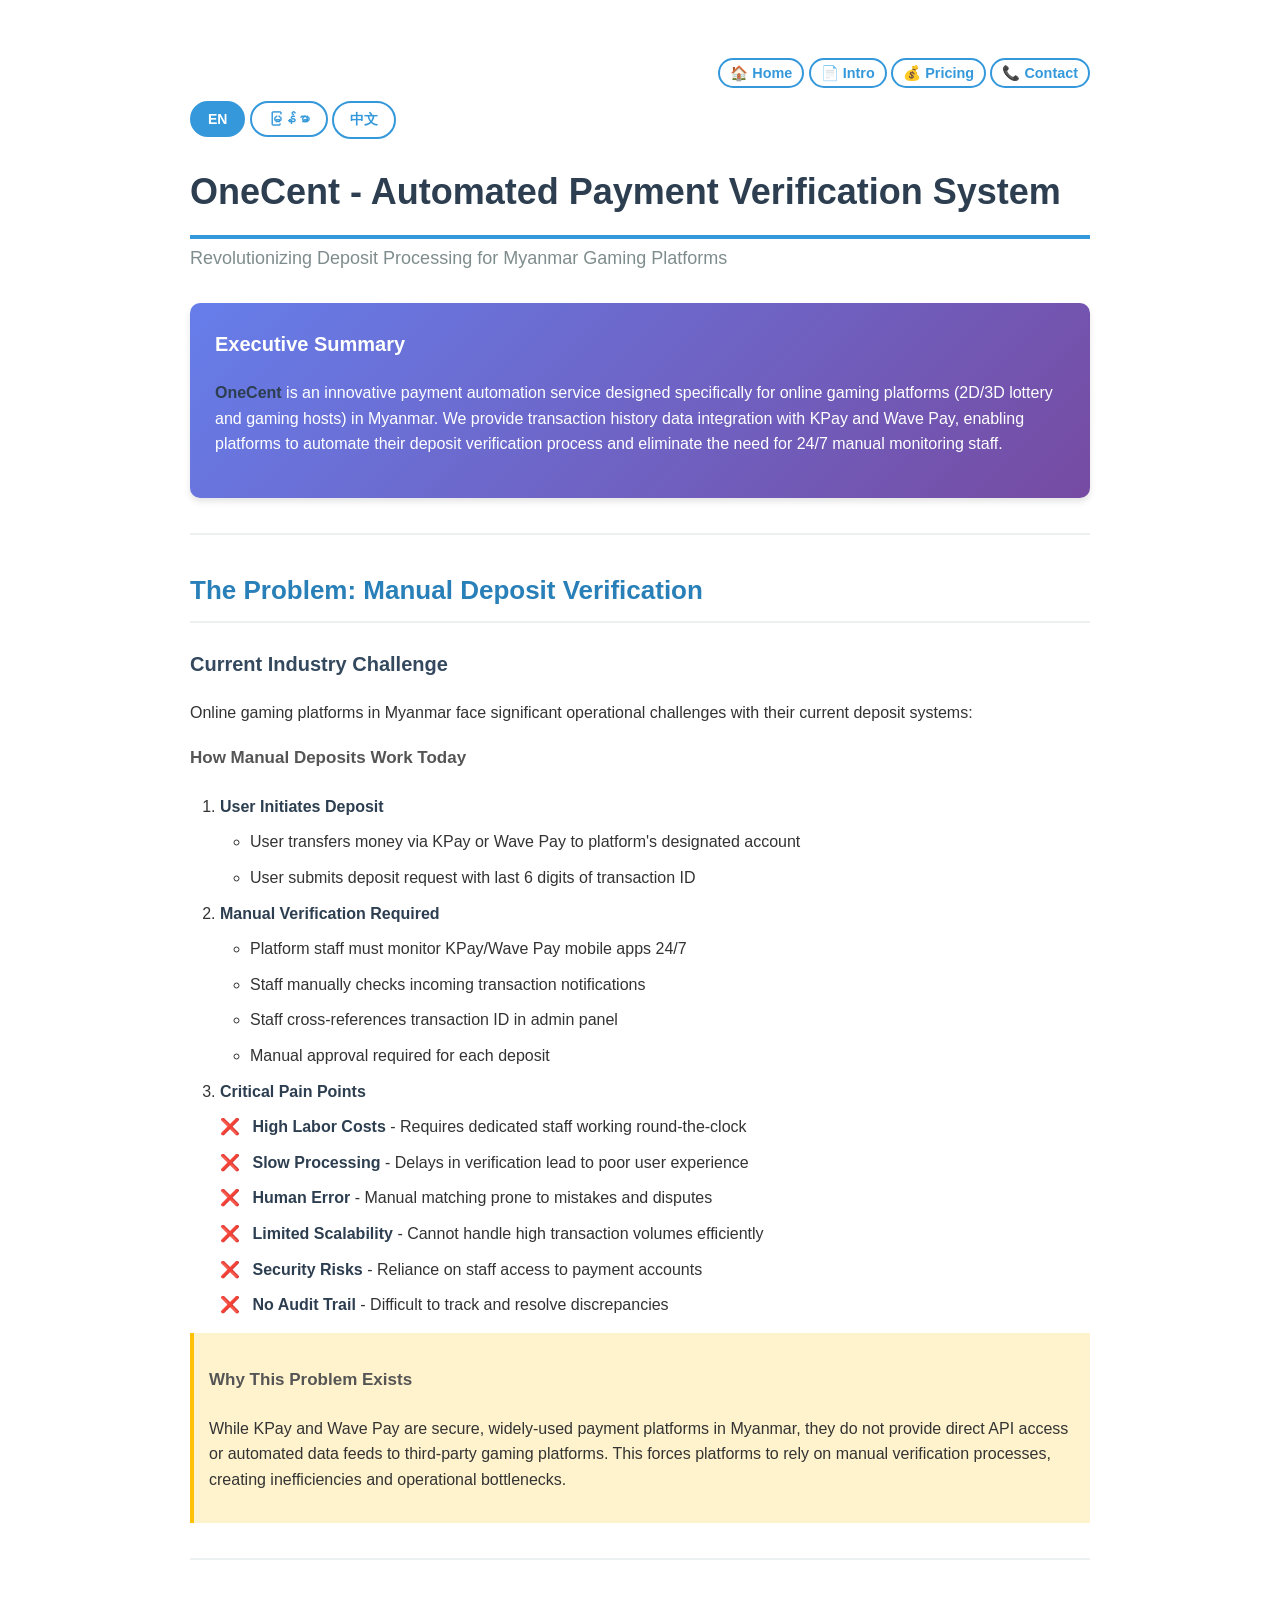
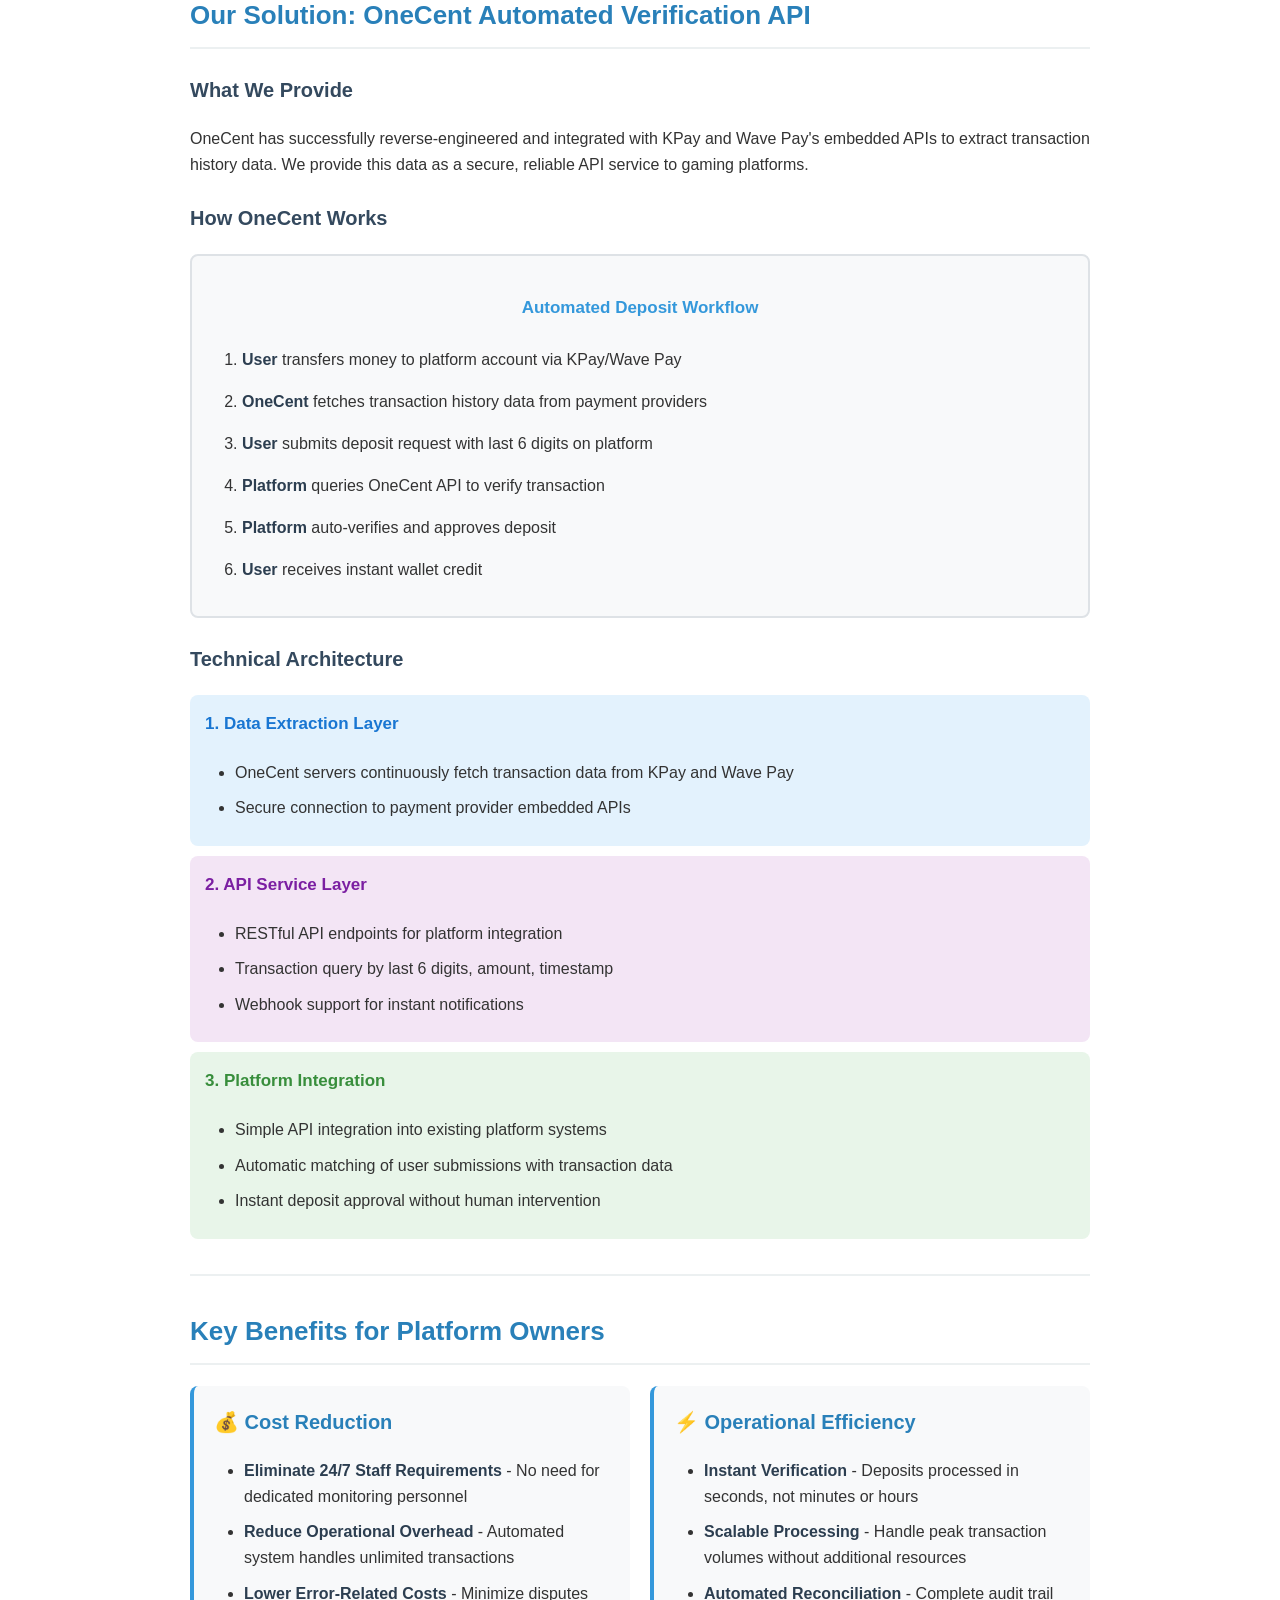
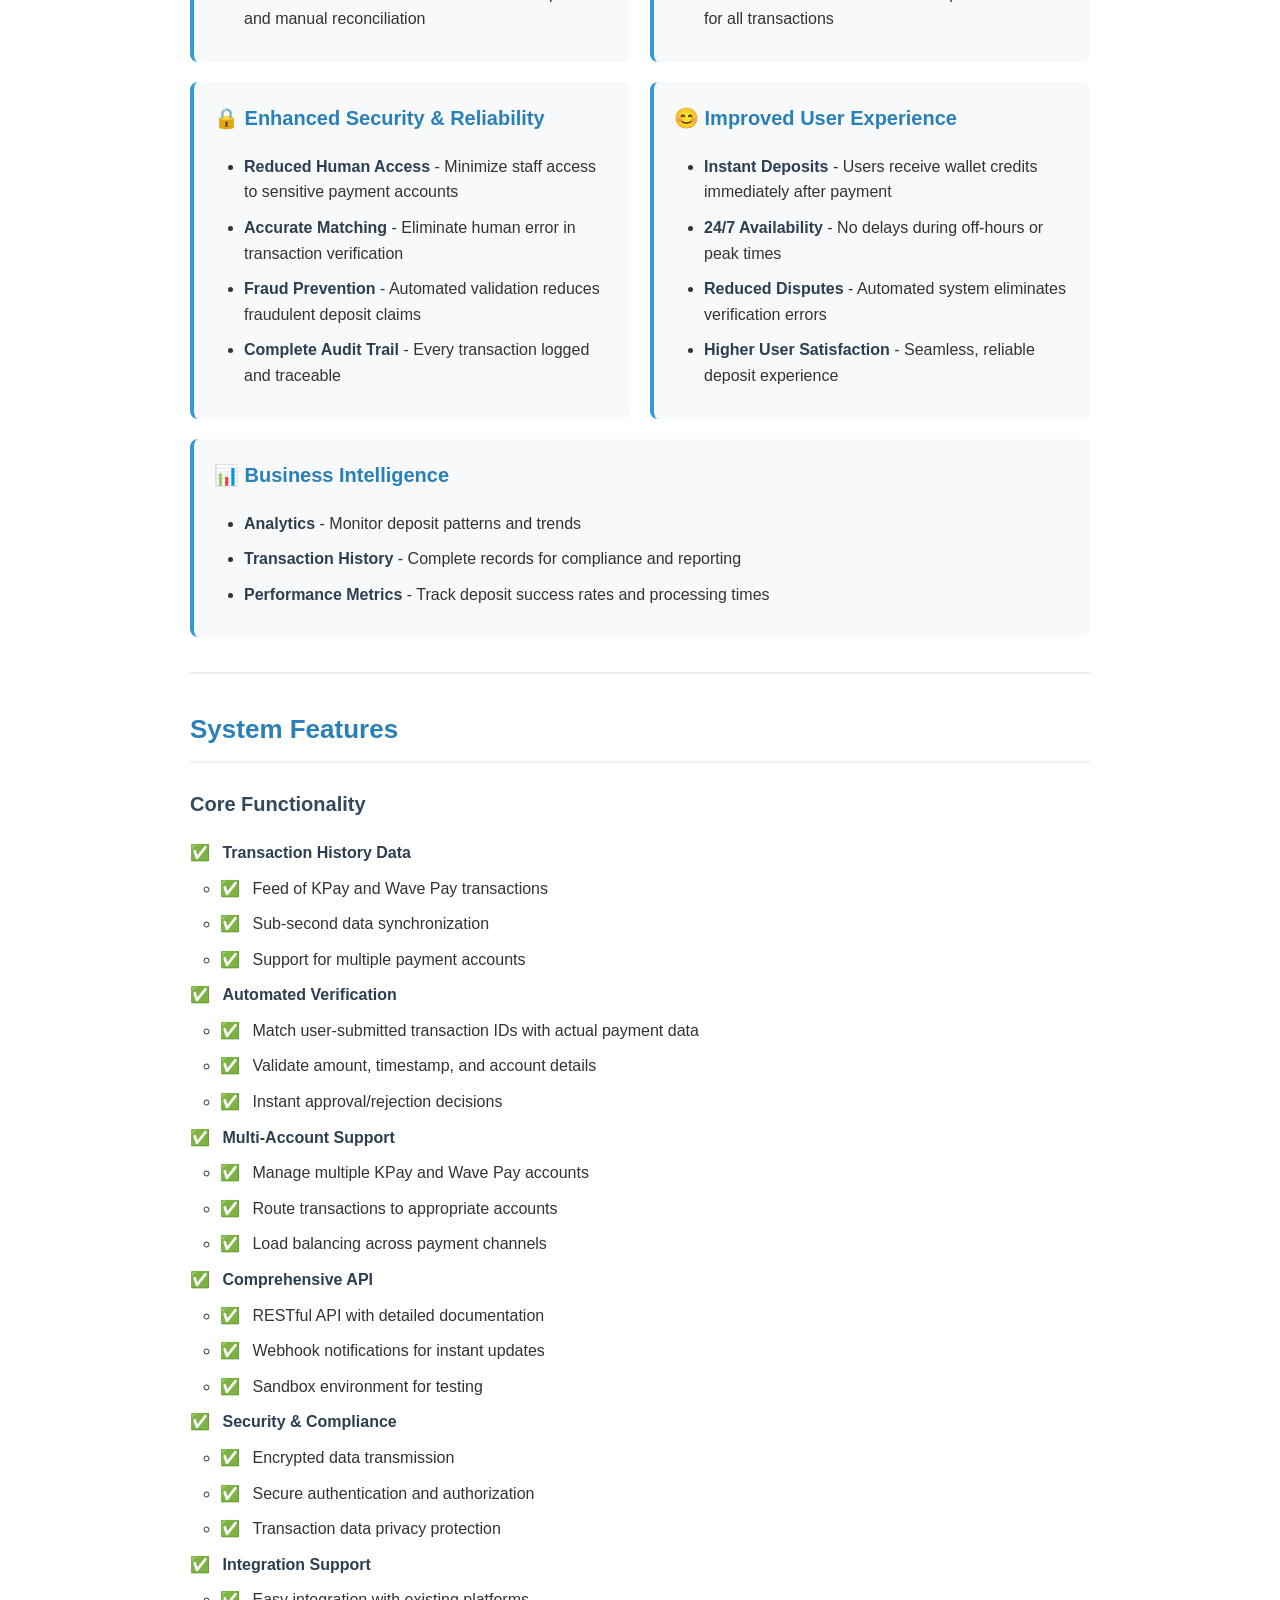
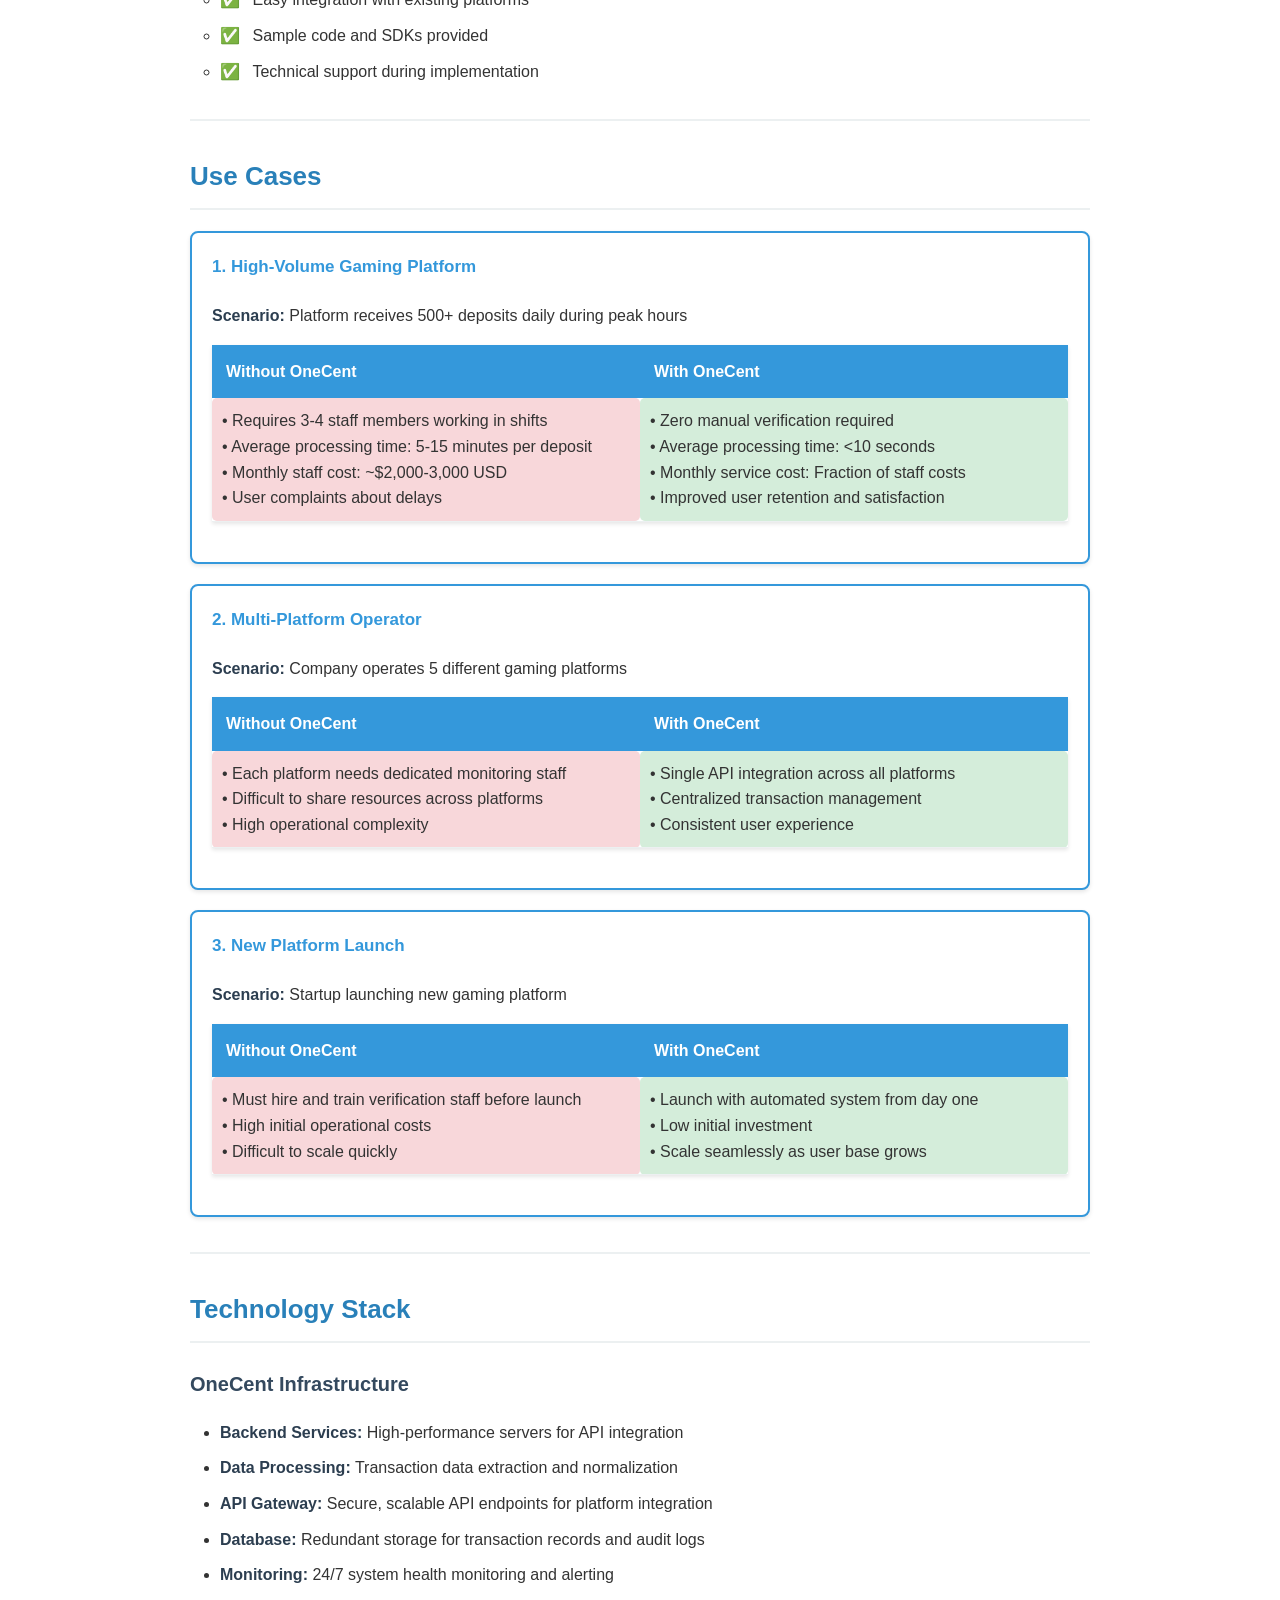
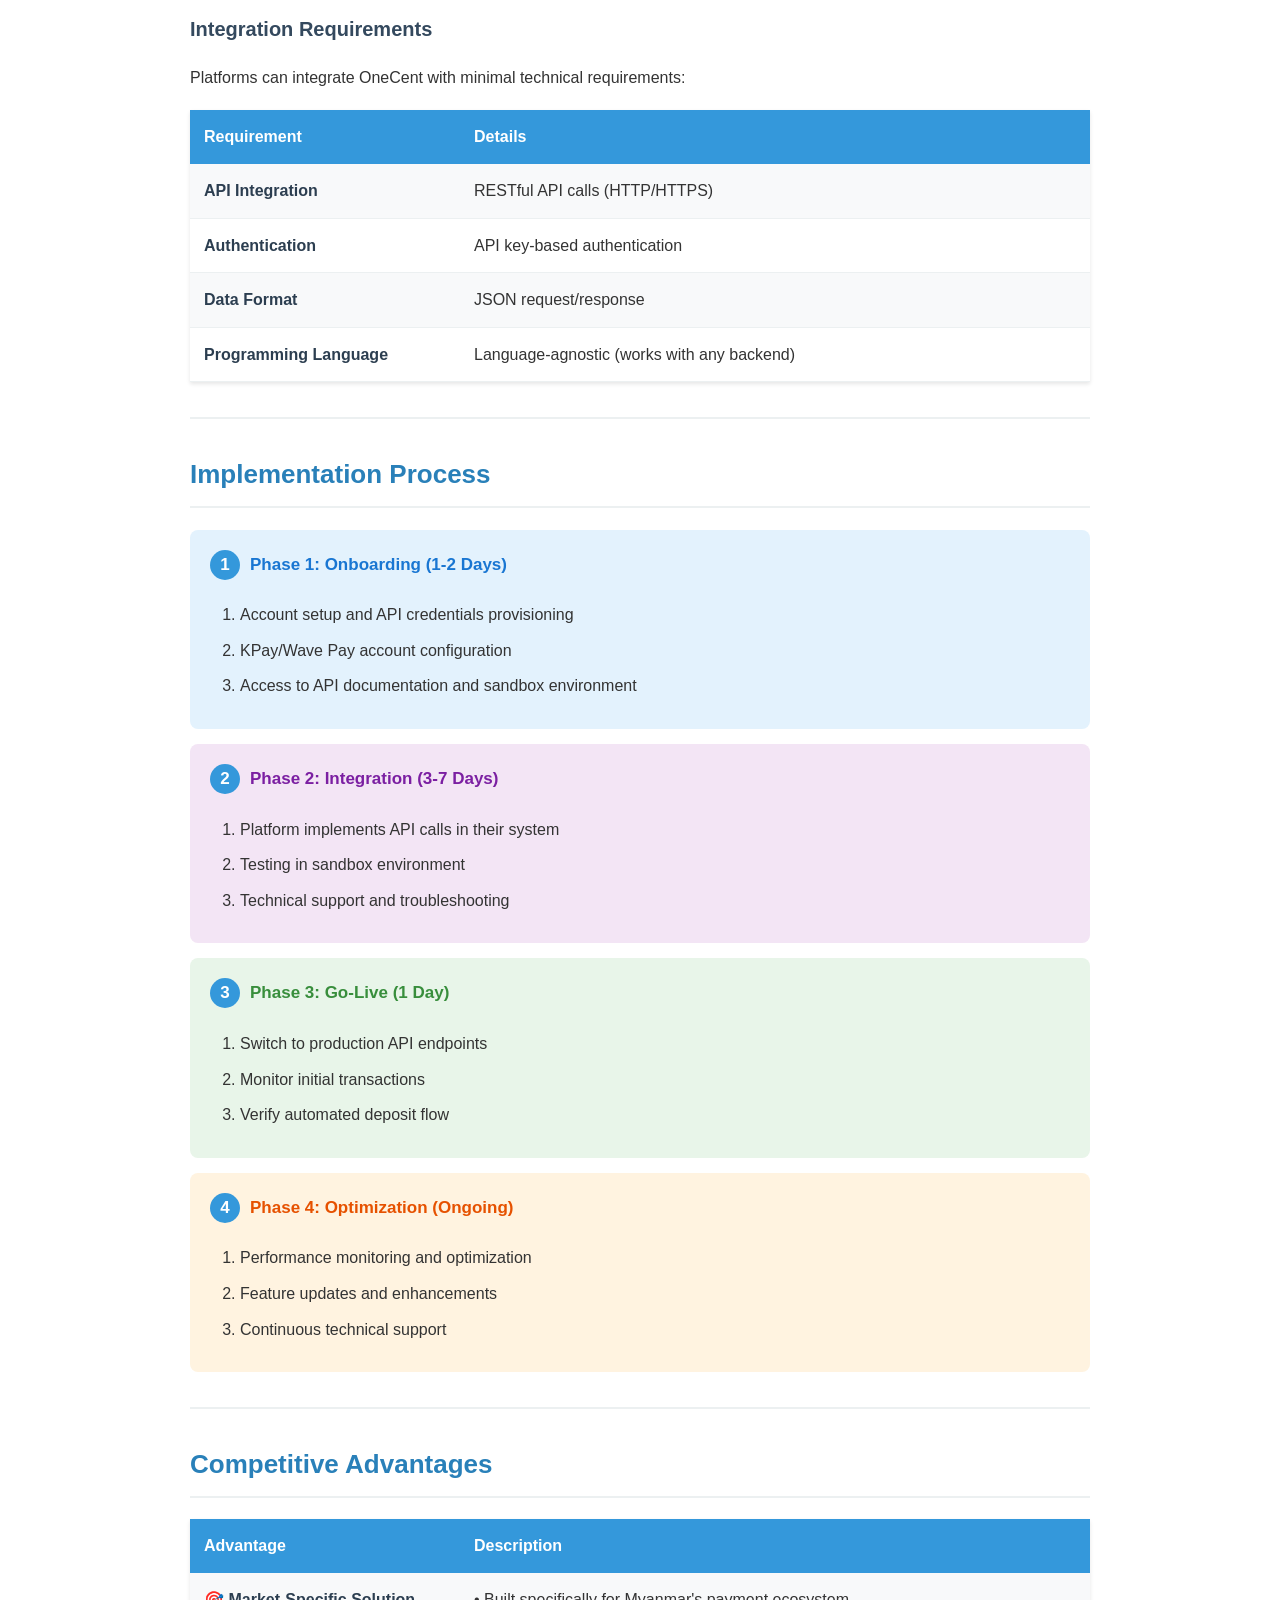
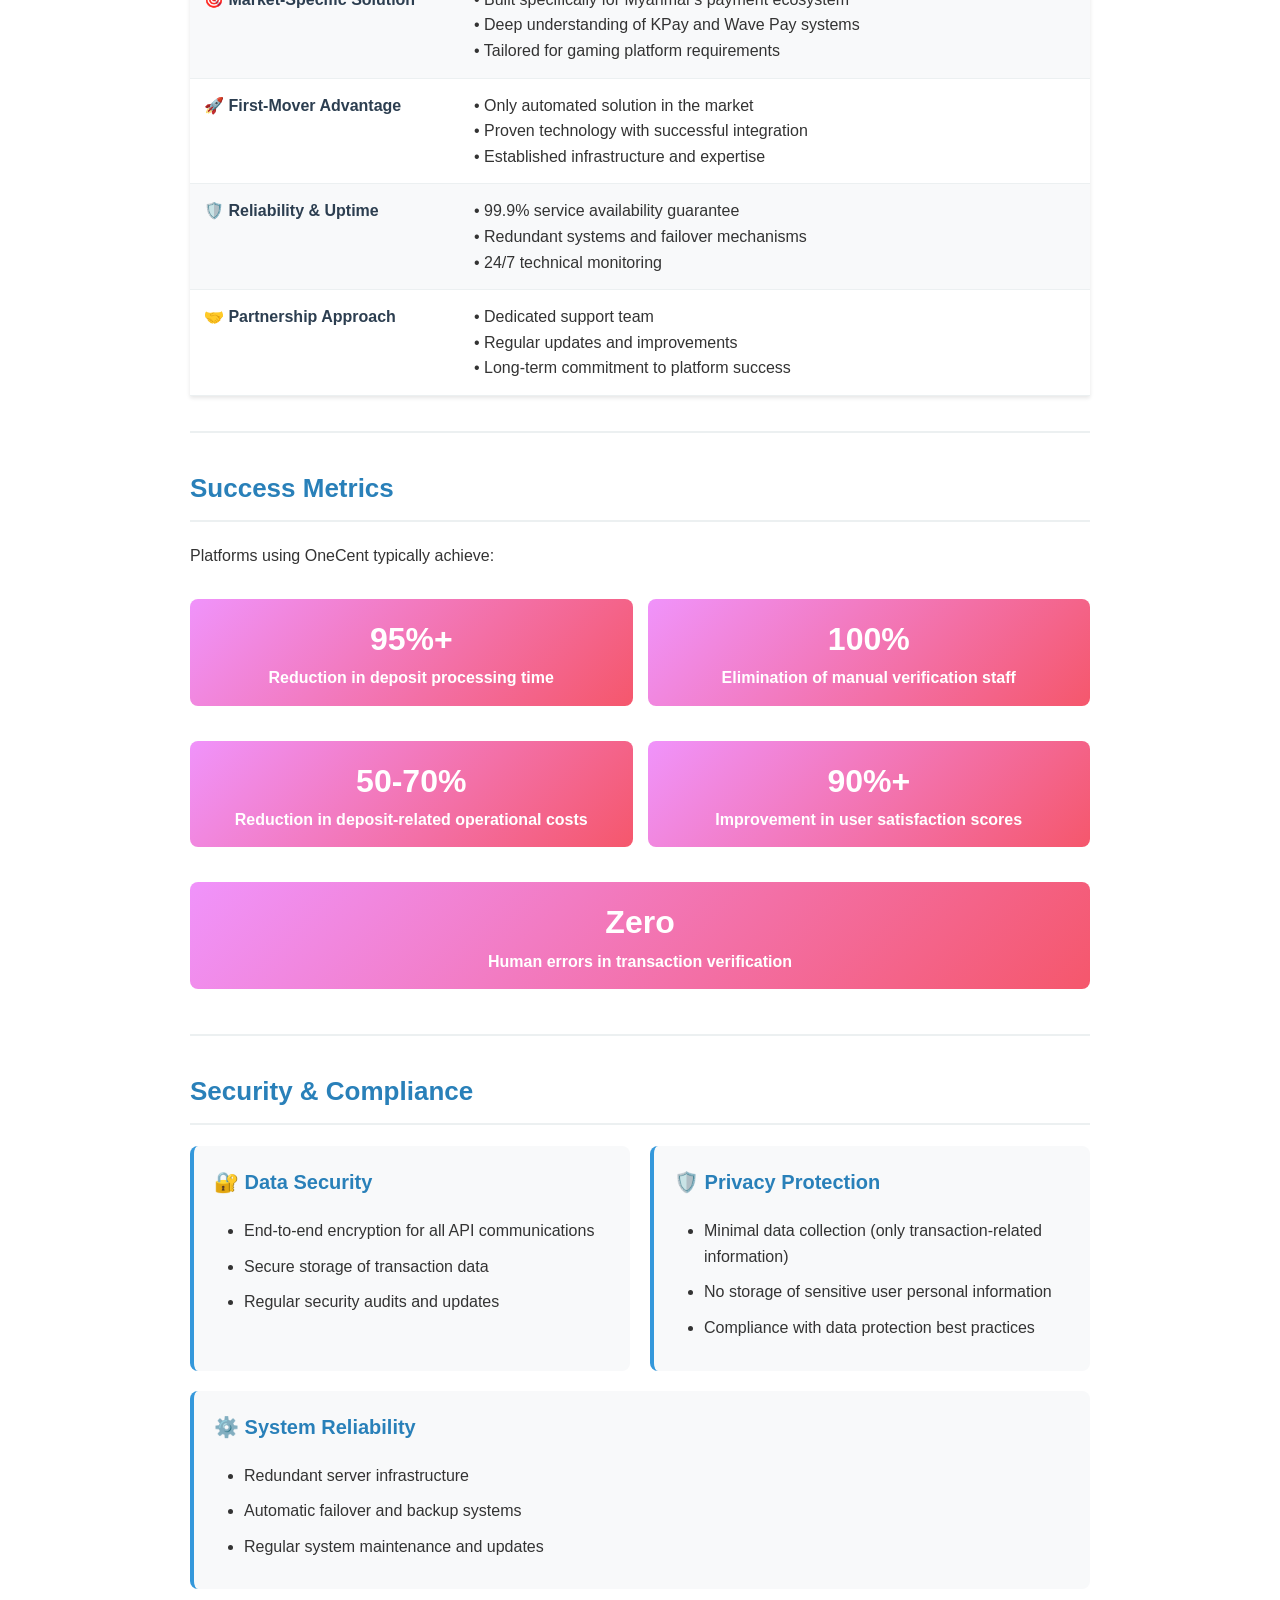
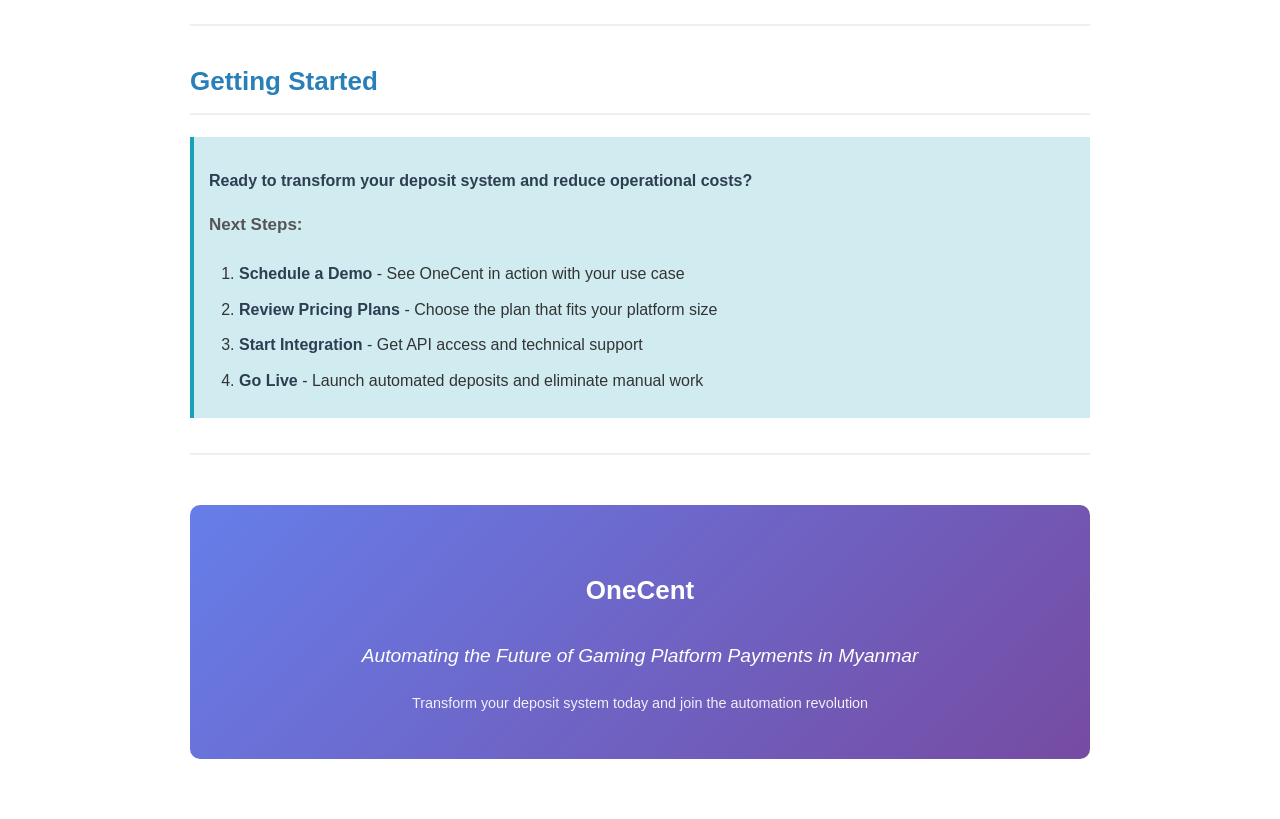
<file: OneCent_Project_Introduction.html>
<!DOCTYPE html>
<html lang="en">

<head>
    <meta charset="UTF-8">
    <meta name="viewport" content="width=device-width, initial-scale=1.0">
    <title>OneCent - Automated Payment Verification System</title>
    <style>
        body {
            font-family: 'Arial', sans-serif;
            line-height: 1.6;
            max-width: 900px;
            margin: 40px auto;
            padding: 20px;
            color: #333;
        }

        h1 {
            color: #2c3e50;
            border-bottom: 4px solid #3498db;
            padding-bottom: 15px;
            font-size: 36px;
            margin-bottom: 10px;
        }

        h2 {
            color: #2980b9;
            margin-top: 35px;
            font-size: 26px;
            border-bottom: 2px solid #ecf0f1;
            padding-bottom: 10px;
        }

        h3 {
            color: #34495e;
            margin-top: 25px;
            font-size: 20px;
        }

        h4 {
            color: #555;
            margin-top: 18px;
            font-size: 17px;
        }

        .subtitle {
            color: #7f8c8d;
            font-size: 18px;
            margin-top: -5px;
            margin-bottom: 30px;
        }

        table {
            width: 100%;
            border-collapse: collapse;
            margin: 20px 0;
            box-shadow: 0 2px 4px rgba(0, 0, 0, 0.1);
        }

        th {
            background-color: #3498db;
            color: white;
            padding: 14px;
            text-align: left;
            font-weight: bold;
        }

        td {
            padding: 14px;
            border-bottom: 1px solid #ecf0f1;
            vertical-align: top;
        }

        tr:nth-child(even) {
            background-color: #f8f9fa;
        }

        tr:hover {
            background-color: #e8f4f8;
        }

        .alert-danger {
            background-color: #f8d7da;
            border-left: 4px solid #dc3545;
            padding: 15px;
            margin: 15px 0;
        }

        .alert-success {
            background-color: #d4edda;
            border-left: 4px solid #28a745;
            padding: 15px;
            margin: 15px 0;
        }

        .alert-info {
            background-color: #d1ecf1;
            border-left: 4px solid #17a2b8;
            padding: 15px;
            margin: 15px 0;
        }

        .alert-warning {
            background-color: #fff3cd;
            border-left: 4px solid #ffc107;
            padding: 15px;
            margin: 15px 0;
        }

        .highlight-box {
            background: linear-gradient(135deg, #667eea 0%, #764ba2 100%);
            color: white;
            padding: 25px;
            border-radius: 10px;
            margin: 25px 0;
            box-shadow: 0 4px 6px rgba(0, 0, 0, 0.1);
        }

        .highlight-box h3 {
            color: white;
            margin-top: 0;
        }

        .benefit-grid {
            display: grid;
            grid-template-columns: repeat(2, 1fr);
            gap: 20px;
            margin: 20px 0;
        }

        .benefit-card {
            background-color: #f8f9fa;
            padding: 20px;
            border-radius: 8px;
            border-left: 4px solid #3498db;
        }

        .benefit-card h3 {
            margin-top: 0;
            color: #2980b9;
        }

        ul,
        ol {
            margin: 10px 0;
            padding-left: 30px;
        }

        li {
            margin: 10px 0;
        }

        strong {
            color: #2c3e50;
        }

        hr {
            border: none;
            border-top: 2px solid #ecf0f1;
            margin: 35px 0;
        }

        .emoji {
            font-size: 1.3em;
        }

        .step-number {
            background-color: #3498db;
            color: white;
            border-radius: 50%;
            width: 30px;
            height: 30px;
            display: inline-block;
            text-align: center;
            line-height: 30px;
            font-weight: bold;
            margin-right: 10px;
        }

        .feature-list {
            list-style: none;
            padding-left: 0;
        }

        .feature-list li:before {
            content: "✅ ";
            margin-right: 8px;
        }

        .pain-point-list {
            list-style: none;
            padding-left: 0;
        }

        .pain-point-list li:before {
            content: "❌ ";
            margin-right: 8px;
        }

        .metric-box {
            background: linear-gradient(135deg, #f093fb 0%, #f5576c 100%);
            color: white;
            padding: 15px 20px;
            border-radius: 8px;
            margin: 10px 0;
            font-weight: bold;
            text-align: center;
        }

        .workflow-diagram {
            background-color: #f8f9fa;
            padding: 20px;
            border-radius: 8px;
            margin: 20px 0;
            border: 2px solid #dee2e6;
        }

        .use-case-box {
            background-color: #fff;
            border: 2px solid #3498db;
            border-radius: 8px;
            padding: 20px;
            margin: 20px 0;
            box-shadow: 0 2px 4px rgba(0, 0, 0, 0.1);
        }

        .use-case-box h4 {
            color: #3498db;
            margin-top: 0;
        }

        .comparison-good {
            background-color: #d4edda;
            padding: 10px;
            border-radius: 5px;
        }

        .comparison-bad {
            background-color: #f8d7da;
            padding: 10px;
            border-radius: 5px;
        }

        /* Language Switcher */
        .language-switcher {
            position: fixed;
            top: 20px;
            right: 20px;
            display: flex;
            gap: 8px;
            z-index: 1000;
            background: white;
            padding: 10px;
            border-radius: 25px;
            box-shadow: 0 2px 8px rgba(0, 0, 0, 0.15);
        }

        .lang-btn {
            padding: 8px 16px;
            border: 2px solid #3498db;
            background: transparent;
            color: #3498db;
            border-radius: 20px;
            cursor: pointer;
            font-weight: 600;
            transition: all 0.3s ease;
            font-size: 14px;
        }

        .lang-btn:hover,
        .lang-btn.active {
            background: #3498db;
            color: white;
        }

        @media print {
            .language-switcher {
                display: none;
            }
        }
    </style>
</head>

<body>

    <!-- Language Switcher -->
    <div class="lang-switcher">
        <div class="nav-links" style="margin-bottom: 15px; text-align: right;">
            <a href="index.html" class="lang-btn" style="text-decoration: none; font-size: 0.9em; padding: 5px 10px;">🏠
                Home</a>
            <a href="OneCent_Project_Introduction.html" class="lang-btn"
                style="text-decoration: none; font-size: 0.9em; padding: 5px 10px;">📄 Intro</a>
            <a href="OneCent_Pricing_Plan.html" class="lang-btn"
                style="text-decoration: none; font-size: 0.9em; padding: 5px 10px;">💰 Pricing</a>
            <a href="index.html#contact" class="lang-btn"
                style="text-decoration: none; font-size: 0.9em; padding: 5px 10px;">📞 Contact</a>
        </div>
        <div class="lang-buttons">
            <button class="lang-btn active" data-lang="en">EN</button>
            <button class="lang-btn" data-lang="my">မြန်မာ</button>
            <button class="lang-btn" data-lang="zh">中文</button>
        </div>
    </div>

    <h1 data-i18n="title">OneCent - Automated Payment Verification System</h1>
    <p class="subtitle" data-i18n="subtitle">Revolutionizing Deposit Processing for Myanmar Gaming Platforms</p>

    <div class="highlight-box">
        <h3 data-i18n="exec.title">Executive Summary</h3>
        <p data-i18n="exec.desc"><strong>OneCent</strong> is an innovative payment automation service designed
            specifically for online gaming
            platforms (2D/3D lottery and gaming hosts) in Myanmar. We provide transaction history data integration
            with KPay and Wave Pay, enabling platforms to automate their deposit verification process and eliminate the
            need for 24/7 manual monitoring staff.</p>
    </div>

    <hr>

    <h2 data-i18n="problem.main_title">The Problem: Manual Deposit Verification</h2>

    <h3 data-i18n="challenge.title">Current Industry Challenge</h3>
    <p data-i18n="challenge.desc">Online gaming platforms in Myanmar face significant operational challenges with their
        current deposit systems:
    </p>

    <h4 data-i18n="manual.title">How Manual Deposits Work Today</h4>

    <ol>
        <li>
            <strong data-i18n="manual.step1.title">User Initiates Deposit</strong>
            <ul>
                <li data-i18n="manual.step1.item1">User transfers money via KPay or Wave Pay to platform's designated
                    account</li>
                <li data-i18n="manual.step1.item2">User submits deposit request with last 6 digits of transaction ID
                </li>
            </ul>
        </li>
        <li>
            <strong data-i18n="manual.step2.title">Manual Verification Required</strong>
            <ul>
                <li data-i18n="manual.step2.item1">Platform staff must monitor KPay/Wave Pay mobile apps 24/7</li>
                <li data-i18n="manual.step2.item2">Staff manually checks incoming transaction notifications</li>
                <li data-i18n="manual.step2.item3">Staff cross-references transaction ID in admin panel</li>
                <li data-i18n="manual.step2.item4">Manual approval required for each deposit</li>
            </ul>
        </li>
        <li>
            <strong data-i18n="pain.title">Critical Pain Points</strong>
            <ul class="pain-point-list">
                <li data-i18n="pain.item1"><strong>High Labor Costs</strong> - Requires dedicated staff working
                    round-the-clock</li>
                <li data-i18n="pain.item2"><strong>Slow Processing</strong> - Delays in verification lead to poor user
                    experience</li>
                <li data-i18n="pain.item3"><strong>Human Error</strong> - Manual matching prone to mistakes and disputes
                </li>
                <li data-i18n="pain.item4"><strong>Limited Scalability</strong> - Cannot handle high transaction volumes
                    efficiently</li>
                <li data-i18n="pain.item5"><strong>Security Risks</strong> - Reliance on staff access to payment
                    accounts</li>
                <li data-i18n="pain.item6"><strong>No Audit Trail</strong> - Difficult to track and resolve
                    discrepancies</li>
            </ul>
        </li>
    </ol>

    <div class="alert-warning">
        <h4 data-i18n="reason.title">Why This Problem Exists</h4>
        <p data-i18n="reason.desc">While KPay and Wave Pay are secure, widely-used payment platforms in Myanmar, they do
            not provide direct API
            access or automated data feeds to third-party gaming platforms. This forces platforms to rely on manual
            verification processes, creating inefficiencies and operational bottlenecks.</p>
    </div>

    <hr>

    <h2 data-i18n="solution.main_title">Our Solution: OneCent Automated Verification API</h2>

    <h3 data-i18n="solution.provide.title">What We Provide</h3>
    <p data-i18n="solution.provide.desc">OneCent has successfully reverse-engineered and integrated with KPay and Wave
        Pay's embedded APIs to extract
        transaction history data. We provide this data as a secure, reliable API service to gaming platforms.</p>

    <h3 data-i18n="solution.how.title">How OneCent Works</h3>

    <div class="workflow-diagram">
        <h4 style="text-align: center; color: #3498db;" data-i18n="solution.workflow.title">Automated Deposit Workflow
        </h4>
        <ol style="line-height: 2;">
            <li data-i18n="solution.workflow.step1"><strong>User</strong> transfers money to platform account via
                KPay/Wave Pay</li>
            <li data-i18n="solution.workflow.step2"><strong>OneCent</strong> fetches transaction history data in from
                payment providers</li>
            <li data-i18n="solution.workflow.step3"><strong>User</strong> submits deposit request with last 6 digits on
                platform</li>
            <li data-i18n="solution.workflow.step4"><strong>Platform</strong> queries OneCent API to verify transaction
            </li>
            <li data-i18n="solution.workflow.step5"><strong>Platform</strong> auto-verifies and approves deposit</li>
            <li data-i18n="solution.workflow.step6"><strong>User</strong> receives instant wallet credit</li>
        </ol>
    </div>

    <h3 data-i18n="tech_arch.title">Technical Architecture</h3>

    <div style="margin: 20px 0;">
        <div style="background-color: #e3f2fd; padding: 15px; border-radius: 8px; margin: 10px 0;">
            <h4 style="color: #1976d2; margin-top: 0;" data-i18n="tech_arch.layer1.title">1. Data Extraction Layer</h4>
            <ul>
                <li data-i18n="tech_arch.layer1.item1">OneCent servers continuously fetch transaction data from KPay and
                    Wave Pay</li>
                <li data-i18n="tech_arch.layer1.item2">Secure connection to payment provider embedded APIs</li>
            </ul>
        </div>

        <div style="background-color: #f3e5f5; padding: 15px; border-radius: 8px; margin: 10px 0;">
            <h4 style="color: #7b1fa2; margin-top: 0;" data-i18n="tech_arch.layer2.title">2. API Service Layer</h4>
            <ul>
                <li data-i18n="tech_arch.layer2.item1">RESTful API endpoints for platform integration</li>
                <li data-i18n="tech_arch.layer2.item2">Transaction query by last 6 digits, amount, timestamp</li>
                <li data-i18n="tech_arch.layer2.item3">Webhook support for instant notifications</li>
            </ul>
        </div>

        <div style="background-color: #e8f5e9; padding: 15px; border-radius: 8px; margin: 10px 0;">
            <h4 style="color: #388e3c; margin-top: 0;" data-i18n="tech_arch.layer3.title">3. Platform Integration</h4>
            <ul>
                <li data-i18n="tech_arch.layer3.item1">Simple API integration into existing platform systems</li>
                <li data-i18n="tech_arch.layer3.item2">Automatic matching of user submissions with transaction data</li>
                <li data-i18n="tech_arch.layer3.item3">Instant deposit approval without human intervention</li>
            </ul>
        </div>
    </div>

    <hr>

    <h2 data-i18n="benefits.title">Key Benefits for Platform Owners</h2>

    <div class="benefit-grid">
        <div class="benefit-card">
            <h3 data-i18n="benefits.cost.title">💰 Cost Reduction</h3>
            <ul>
                <li data-i18n="benefits.cost.item1"><strong>Eliminate 24/7 Staff Requirements</strong> - No need for
                    dedicated monitoring personnel</li>
                <li data-i18n="benefits.cost.item2"><strong>Reduce Operational Overhead</strong> - Automated system
                    handles unlimited transactions</li>
                <li data-i18n="benefits.cost.item3"><strong>Lower Error-Related Costs</strong> - Minimize disputes and
                    manual reconciliation</li>
            </ul>
        </div>

        <div class="benefit-card">
            <h3 data-i18n="benefits.efficiency.title">⚡ Operational Efficiency</h3>
            <ul>
                <li data-i18n="benefits.efficiency.item1"><strong>Instant Verification</strong> - Deposits processed in
                    seconds, not minutes or hours</li>
                <li data-i18n="benefits.efficiency.item2"><strong>Scalable Processing</strong> - Handle peak transaction
                    volumes without additional resources
                </li>
                <li data-i18n="benefits.efficiency.item3"><strong>Automated Reconciliation</strong> - Complete audit
                    trail for all transactions</li>
            </ul>
        </div>

        <div class="benefit-card">
            <h3 data-i18n="benefits.security.title">🔒 Enhanced Security & Reliability</h3>
            <ul>
                <li data-i18n="benefits.security.item1"><strong>Reduced Human Access</strong> - Minimize staff access to
                    sensitive payment accounts</li>
                <li data-i18n="benefits.security.item2"><strong>Accurate Matching</strong> - Eliminate human error in
                    transaction verification</li>
                <li data-i18n="benefits.security.item3"><strong>Fraud Prevention</strong> - Automated validation reduces
                    fraudulent deposit claims</li>
                <li data-i18n="benefits.security.item4"><strong>Complete Audit Trail</strong> - Every transaction logged
                    and traceable</li>
            </ul>
        </div>

        <div class="benefit-card">
            <h3 data-i18n="benefits.ux.title">😊 Improved User Experience</h3>
            <ul>
                <li data-i18n="benefits.ux.item1"><strong>Instant Deposits</strong> - Users receive wallet credits
                    immediately after payment</li>
                <li data-i18n="benefits.ux.item2"><strong>24/7 Availability</strong> - No delays during off-hours or
                    peak times</li>
                <li data-i18n="benefits.ux.item3"><strong>Reduced Disputes</strong> - Automated system eliminates
                    verification errors</li>
                <li data-i18n="benefits.ux.item4"><strong>Higher User Satisfaction</strong> - Seamless, reliable deposit
                    experience</li>
            </ul>
        </div>
    </div>

    <div class="benefit-card" style="margin-top: 20px;">
        <h3 data-i18n="benefits.bi.title">📊 Business Intelligence</h3>
        <ul>
            <li data-i18n="benefits.bi.item1"><strong>Analytics</strong> - Monitor deposit patterns and trends</li>
            <li data-i18n="benefits.bi.item2"><strong>Transaction History</strong> - Complete records for compliance and
                reporting</li>
            <li data-i18n="benefits.bi.item3"><strong>Performance Metrics</strong> - Track deposit success rates and
                processing times</li>
        </ul>
    </div>

    <hr>

    <h2 data-i18n="features.title">System Features</h2>

    <h3 data-i18n="features.core.title">Core Functionality</h3>

    <ul class="feature-list">
        <li><strong data-i18n="features.history.title">Transaction History Data</strong>
            <ul>
                <li data-i18n="features.history.item1">Feed of KPay and Wave Pay transactions</li>
                <li data-i18n="features.history.item2">Sub-second data synchronization</li>
                <li data-i18n="features.history.item3">Support for multiple payment accounts</li>
            </ul>
        </li>
        <li><strong data-i18n="features.verify.title">Automated Verification</strong>
            <ul>
                <li data-i18n="features.verify.item1">Match user-submitted transaction IDs with actual payment data</li>
                <li data-i18n="features.verify.item2">Validate amount, timestamp, and account details</li>
                <li data-i18n="features.verify.item3">Instant approval/rejection decisions</li>
            </ul>
        </li>
        <li><strong data-i18n="features.multi.title">Multi-Account Support</strong>
            <ul>
                <li data-i18n="features.multi.item1">Manage multiple KPay and Wave Pay accounts</li>
                <li data-i18n="features.multi.item2">Route transactions to appropriate accounts</li>
                <li data-i18n="features.multi.item3">Load balancing across payment channels</li>
            </ul>
        </li>
        <li><strong data-i18n="features.api.title">Comprehensive API</strong>
            <ul>
                <li data-i18n="features.api.item1">RESTful API with detailed documentation</li>
                <li data-i18n="features.api.item2">Webhook notifications for instant updates</li>
                <li data-i18n="features.api.item3">Sandbox environment for testing</li>
            </ul>
        </li>
        <li><strong data-i18n="features.security.title">Security & Compliance</strong>
            <ul>
                <li data-i18n="features.security.item1">Encrypted data transmission</li>
                <li data-i18n="features.security.item2">Secure authentication and authorization</li>
                <li data-i18n="features.security.item3">Transaction data privacy protection</li>
            </ul>
        </li>
        <li><strong data-i18n="features.integration.title">Integration Support</strong>
            <ul>
                <li data-i18n="features.integration.item1">Easy integration with existing platforms</li>
                <li data-i18n="features.integration.item2">Sample code and SDKs provided</li>
                <li data-i18n="features.integration.item3">Technical support during implementation</li>
            </ul>
        </li>
    </ul>

    <hr>

    <h2 data-i18n="usecases.title">Use Cases</h2>

    <div class="use-case-box">
        <h4 data-i18n="usecases.case1.title">1. High-Volume Gaming Platform</h4>
        <p data-i18n="usecases.case1.scenario"><strong>Scenario:</strong> Platform receives 500+ deposits daily during
            peak hours</p>

        <table style="margin-top: 15px;">
            <tr>
                <th style="width: 50%;" data-i18n="usecases.table.h1">Without OneCent</th>
                <th style="width: 50%;" data-i18n="usecases.table.h2">With OneCent</th>
            </tr>
            <tr>
                <td class="comparison-bad" data-i18n="usecases.case1.bad">
                    • Requires 3-4 staff members working in shifts<br>
                    • Average processing time: 5-15 minutes per deposit<br>
                    • Monthly staff cost: ~$2,000-3,000 USD<br>
                    • User complaints about delays
                </td>
                <td class="comparison-good" data-i18n="usecases.case1.good">
                    • Zero manual verification required<br>
                    • Average processing time: &lt;10 seconds<br>
                    • Monthly service cost: Fraction of staff costs<br>
                    • Improved user retention and satisfaction
                </td>
            </tr>
        </table>
    </div>

    <div class="use-case-box">
        <h4 data-i18n="usecases.case2.title">2. Multi-Platform Operator</h4>
        <p data-i18n="usecases.case2.scenario"><strong>Scenario:</strong> Company operates 5 different gaming platforms
        </p>

        <table style="margin-top: 15px;">
            <tr>
                <th style="width: 50%;" data-i18n="usecases.table.h1">Without OneCent</th>
                <th style="width: 50%;" data-i18n="usecases.table.h2">With OneCent</th>
            </tr>
            <tr>
                <td class="comparison-bad" data-i18n="usecases.case2.bad">
                    • Each platform needs dedicated monitoring staff<br>
                    • Difficult to share resources across platforms<br>
                    • High operational complexity
                </td>
                <td class="comparison-good" data-i18n="usecases.case2.good">
                    • Single API integration across all platforms<br>
                    • Centralized transaction management<br>
                    • Consistent user experience
                </td>
            </tr>
        </table>
    </div>

    <div class="use-case-box">
        <h4 data-i18n="usecases.case3.title">3. New Platform Launch</h4>
        <p data-i18n="usecases.case3.scenario"><strong>Scenario:</strong> Startup launching new gaming platform</p>

        <table style="margin-top: 15px;">
            <tr>
                <th style="width: 50%;" data-i18n="usecases.table.h1">Without OneCent</th>
                <th style="width: 50%;" data-i18n="usecases.table.h2">With OneCent</th>
            </tr>
            <tr>
                <td class="comparison-bad" data-i18n="usecases.case3.bad">
                    • Must hire and train verification staff before launch<br>
                    • High initial operational costs<br>
                    • Difficult to scale quickly
                </td>
                <td class="comparison-good" data-i18n="usecases.case3.good">
                    • Launch with automated system from day one<br>
                    • Low initial investment<br>
                    • Scale seamlessly as user base grows
                </td>
            </tr>
        </table>
    </div>

    <hr>

    <h2 data-i18n="stack.title">Technology Stack</h2>

    <h3 data-i18n="stack.infra.title">OneCent Infrastructure</h3>
    <ul>
        <li data-i18n="stack.infra.item1"><strong>Backend Services:</strong> High-performance servers for API
            integration</li>
        <li data-i18n="stack.infra.item2"><strong>Data Processing:</strong> Tansaction data extraction and normalization
        </li>
        <li data-i18n="stack.infra.item3"><strong>API Gateway:</strong> Secure, scalable API endpoints for platform
            integration</li>
        <li data-i18n="stack.infra.item4"><strong>Database:</strong> Redundant storage for transaction records and audit
            logs</li>
        <li data-i18n="stack.infra.item5"><strong>Monitoring:</strong> 24/7 system health monitoring and alerting</li>
    </ul>

    <h3 data-i18n="stack.req.title">Integration Requirements</h3>
    <p data-i18n="stack.req.desc">Platforms can integrate OneCent with minimal technical requirements:</p>

    <table>
        <tr>
            <th style="width: 30%;" data-i18n="stack.table.h1">Requirement</th>
            <th data-i18n="stack.table.h2">Details</th>
        </tr>
        <tr>
            <td data-i18n="stack.req1.name"><strong>API Integration</strong></td>
            <td data-i18n="stack.req1.detail">RESTful API calls (HTTP/HTTPS)</td>
        </tr>
        <tr>
            <td data-i18n="stack.req2.name"><strong>Authentication</strong></td>
            <td data-i18n="stack.req2.detail">API key-based authentication</td>
        </tr>
        <tr>
            <td data-i18n="stack.req3.name"><strong>Data Format</strong></td>
            <td data-i18n="stack.req3.detail">JSON request/response</td>
        </tr>
        <tr>
            <td data-i18n="stack.req4.name"><strong>Programming Language</strong></td>
            <td data-i18n="stack.req4.detail">Language-agnostic (works with any backend)</td>
        </tr>
    </table>

    <hr>

    <h2 data-i18n="process.title">Implementation Process</h2>

    <div style="margin: 20px 0;">
        <div style="background-color: #e3f2fd; padding: 20px; border-radius: 8px; margin: 15px 0;">
            <h4 style="color: #1976d2; margin-top: 0;" data-i18n="process.phase1.title"><span
                    class="step-number">1</span>Phase 1: Onboarding (1-2 Days)
            </h4>
            <ol>
                <li data-i18n="process.phase1.item1">Account setup and API credentials provisioning</li>
                <li data-i18n="process.phase1.item2">KPay/Wave Pay account configuration</li>
                <li data-i18n="process.phase1.item3">Access to API documentation and sandbox environment</li>
            </ol>
        </div>

        <div style="background-color: #f3e5f5; padding: 20px; border-radius: 8px; margin: 15px 0;">
            <h4 style="color: #7b1fa2; margin-top: 0;" data-i18n="process.phase2.title"><span
                    class="step-number">2</span>Phase 2: Integration (3-7 Days)
            </h4>
            <ol>
                <li data-i18n="process.phase2.item1">Platform implements API calls in their system</li>
                <li data-i18n="process.phase2.item2">Testing in sandbox environment</li>
                <li data-i18n="process.phase2.item3">Technical support and troubleshooting</li>
            </ol>
        </div>

        <div style="background-color: #e8f5e9; padding: 20px; border-radius: 8px; margin: 15px 0;">
            <h4 style="color: #388e3c; margin-top: 0;" data-i18n="process.phase3.title"><span
                    class="step-number">3</span>Phase 3: Go-Live (1 Day)</h4>
            <ol>
                <li data-i18n="process.phase3.item1">Switch to production API endpoints</li>
                <li data-i18n="process.phase3.item2">Monitor initial transactions</li>
                <li data-i18n="process.phase3.item3">Verify automated deposit flow</li>
            </ol>
        </div>

        <div style="background-color: #fff3e0; padding: 20px; border-radius: 8px; margin: 15px 0;">
            <h4 style="color: #e65100; margin-top: 0;" data-i18n="process.phase4.title"><span
                    class="step-number">4</span>Phase 4: Optimization (Ongoing)
            </h4>
            <ol>
                <li data-i18n="process.phase4.item1">Performance monitoring and optimization</li>
                <li data-i18n="process.phase4.item2">Feature updates and enhancements</li>
                <li data-i18n="process.phase4.item3">Continuous technical support</li>
            </ol>
        </div>
    </div>

    <hr>

    <h2 data-i18n="advantage.title">Competitive Advantages</h2>

    <table>
        <tr>
            <th style="width: 30%;" data-i18n="advantage.table.h1">Advantage</th>
            <th data-i18n="advantage.table.h2">Description</th>
        </tr>
        <tr>
            <td data-i18n="advantage.item1.name"><strong>🎯 Market-Specific Solution</strong></td>
            <td data-i18n="advantage.item1.desc">
                • Built specifically for Myanmar's payment ecosystem<br>
                • Deep understanding of KPay and Wave Pay systems<br>
                • Tailored for gaming platform requirements
            </td>
        </tr>
        <tr>
            <td data-i18n="advantage.item2.name"><strong>🚀 First-Mover Advantage</strong></td>
            <td data-i18n="advantage.item2.desc">
                • Only automated solution in the market<br>
                • Proven technology with successful integration<br>
                • Established infrastructure and expertise
            </td>
        </tr>
        <tr>
            <td data-i18n="advantage.item3.name"><strong>🛡️ Reliability & Uptime</strong></td>
            <td data-i18n="advantage.item3.desc">
                • 99.9% service availability guarantee<br>
                • Redundant systems and failover mechanisms<br>
                • 24/7 technical monitoring
            </td>
        </tr>
        <tr>
            <td data-i18n="advantage.item4.name"><strong>🤝 Partnership Approach</strong></td>
            <td data-i18n="advantage.item4.desc">
                • Dedicated support team<br>
                • Regular updates and improvements<br>
                • Long-term commitment to platform success
            </td>
        </tr>
    </table>

    <hr>

    <h2 data-i18n="metrics.title">Success Metrics</h2>

    <p data-i18n="metrics.intro">Platforms using OneCent typically achieve:</p>

    <div style="display: grid; grid-template-columns: repeat(2, 1fr); gap: 15px; margin: 20px 0;">
        <div class="metric-box">
            <div style="font-size: 2em;">95%+</div>
            <div data-i18n="metrics.item1.desc">Reduction in deposit processing time</div>
        </div>
        <div class="metric-box">
            <div style="font-size: 2em;">100%</div>
            <div data-i18n="metrics.item2.desc">Elimination of manual verification staff</div>
        </div>
        <div class="metric-box">
            <div style="font-size: 2em;">50-70%</div>
            <div data-i18n="metrics.item3.desc">Reduction in deposit-related operational costs</div>
        </div>
        <div class="metric-box">
            <div style="font-size: 2em;">90%+</div>
            <div data-i18n="metrics.item4.desc">Improvement in user satisfaction scores</div>
        </div>
        <div class="metric-box" style="grid-column: 1 / -1;">
            <div style="font-size: 2em;" data-i18n="metrics.item5.value">Zero</div>
            <div data-i18n="metrics.item5.desc">Human errors in transaction verification</div>
        </div>
    </div>

    <hr>

    <h2 data-i18n="sec.title">Security & Compliance</h2>

    <div class="benefit-grid">
        <div class="benefit-card">
            <h3 data-i18n="sec.data.title">🔐 Data Security</h3>
            <ul>
                <li data-i18n="sec.data.item1">End-to-end encryption for all API communications</li>
                <li data-i18n="sec.data.item2">Secure storage of transaction data</li>
                <li data-i18n="sec.data.item3">Regular security audits and updates</li>
            </ul>
        </div>

        <div class="benefit-card">
            <h3 data-i18n="sec.privacy.title">🛡️ Privacy Protection</h3>
            <ul>
                <li data-i18n="sec.privacy.item1">Minimal data collection (only transaction-related information)</li>
                <li data-i18n="sec.privacy.item2">No storage of sensitive user personal information</li>
                <li data-i18n="sec.privacy.item3">Compliance with data protection best practices</li>
            </ul>
        </div>
    </div>

    <div class="benefit-card" style="margin-top: 20px;">
        <h3 data-i18n="sec.rel.title">⚙️ System Reliability</h3>
        <ul>
            <li data-i18n="sec.rel.item1">Redundant server infrastructure</li>
            <li data-i18n="sec.rel.item2">Automatic failover and backup systems</li>
            <li data-i18n="sec.rel.item3">Regular system maintenance and updates</li>
        </ul>
    </div>

    <hr>

    <h2 data-i18n="start.title">Getting Started</h2>

    <div class="alert-info">
        <p data-i18n="start.cta"><strong>Ready to transform your deposit system and reduce operational costs?</strong>
        </p>

        <h4 data-i18n="start.steps.title">Next Steps:</h4>
        <ol>
            <li data-i18n="start.step1"><strong>Schedule a Demo</strong> - See OneCent in action with your use case</li>
            <li data-i18n="start.step2"><strong>Review Pricing Plans</strong> - Choose the plan that fits your platform
                size</li>
            <li data-i18n="start.step3"><strong>Start Integration</strong> - Get API access and technical support</li>
            <li data-i18n="start.step4"><strong>Go Live</strong> - Launch automated deposits and eliminate manual work
            </li>
        </ol>
    </div>

    <hr>

    <div
        style="text-align: center; margin-top: 50px; padding: 30px; background: linear-gradient(135deg, #667eea 0%, #764ba2 100%); color: white; border-radius: 10px;">
        <h2 style="color: white; margin-bottom: 15px; border: none;" data-i18n="footer.brand">OneCent</h2>
        <p style="font-size: 1.2em; font-style: italic; margin-bottom: 20px;" data-i18n="footer.tagline">Automating the
            Future of Gaming Platform Payments in Myanmar</p>
        <p style="font-size: 0.9em; opacity: 0.9;" data-i18n="footer.cta">Transform your deposit system today and join
            the automation revolution</p>
    </div>

    <script>
        // Translations for Project Introduction
        const translations = {
            en: {
                "title": "OneCent - Automated Payment Verification System",
                "subtitle": "Revolutionizing Deposit Processing for Myanmar Gaming Platforms",
                "exec.title": "Executive Summary",
                "exec.desc": "<strong>OneCent</strong> is an innovative payment automation service designed specifically for online gaming platforms (2D/3D lottery and gaming hosts) in Myanmar. We provide transaction history data integration with KPay and Wave Pay, enabling platforms to automate their deposit verification process and eliminate the need for 24/7 manual monitoring staff.",
                "problem.main_title": "The Problem: Manual Deposit Verification",
                "challenge.title": "Current Industry Challenge",
                "challenge.desc": "Online gaming platforms in Myanmar face significant operational challenges with their current deposit systems:",
                "manual.title": "How Manual Deposits Work Today",
                "manual.step1.title": "User Initiates Deposit",
                "manual.step1.item1": "User transfers money via KPay or Wave Pay to platform's designated account",
                "manual.step1.item2": "User submits deposit request with last 6 digits of transaction ID",
                "manual.step2.title": "Manual Verification Required",
                "manual.step2.item1": "Platform staff must monitor KPay/Wave Pay mobile apps 24/7",
                "manual.step2.item2": "Staff manually checks incoming transaction notifications",
                "manual.step2.item3": "Staff cross-references transaction ID in admin panel",
                "manual.step2.item4": "Manual approval required for each deposit",
                "pain.title": "Critical Pain Points",
                "pain.item1": "<strong>High Labor Costs</strong> - Requires dedicated staff working round-the-clock",
                "pain.item2": "<strong>Slow Processing</strong> - Delays in verification lead to poor user experience",
                "pain.item3": "<strong>Human Error</strong> - Manual matching prone to mistakes and disputes",
                "pain.item4": "<strong>Limited Scalability</strong> - Cannot handle high transaction volumes efficiently",
                "pain.item5": "<strong>Security Risks</strong> - Reliance on staff access to payment accounts",
                "pain.item6": "<strong>No Audit Trail</strong> - Difficult to track and resolve discrepancies",
                "reason.title": "Why This Problem Exists",
                "reason.desc": "While KPay and Wave Pay are secure, widely-used payment platforms in Myanmar, they do not provide direct API access or automated data feeds to third-party gaming platforms. This forces platforms to rely on manual verification processes, creating inefficiencies and operational bottlenecks.",
                "solution.main_title": "Our Solution: OneCent Automated Verification API",
                "solution.provide.title": "What We Provide",
                "solution.provide.desc": "OneCent has successfully reverse-engineered and integrated with KPay and Wave Pay's embedded APIs to extract transaction history data. We provide this data as a secure, reliable API service to gaming platforms.",
                "solution.how.title": "How OneCent Works",
                "solution.workflow.title": "Automated Deposit Workflow",
                "solution.workflow.step1": "<strong>User</strong> transfers money to platform account via KPay/Wave Pay",
                "solution.workflow.step2": "<strong>OneCent</strong> fetches transaction history data from payment providers",
                "solution.workflow.step3": "<strong>User</strong> submits deposit request with last 6 digits on platform",
                "solution.workflow.step4": "<strong>Platform</strong> queries OneCent API to verify transaction",
                "solution.workflow.step5": "<strong>Platform</strong> auto-verifies and approves deposit",
                "solution.workflow.step6": "<strong>User</strong> receives instant wallet credit",
                "tech_arch.title": "Technical Architecture",
                "tech_arch.layer1.title": "1. Data Extraction Layer",
                "tech_arch.layer1.item1": "OneCent servers continuously fetch transaction data from KPay and Wave Pay",
                "tech_arch.layer1.item2": "Secure connection to payment provider embedded APIs",
                "tech_arch.layer2.title": "2. API Service Layer",
                "tech_arch.layer2.item1": "RESTful API endpoints for platform integration",
                "tech_arch.layer2.item2": "Transaction query by last 6 digits, amount, timestamp",
                "tech_arch.layer2.item3": "Webhook support for instant notifications",
                "tech_arch.layer3.title": "3. Platform Integration",
                "tech_arch.layer3.item1": "Simple API integration into existing platform systems",
                "tech_arch.layer3.item2": "Automatic matching of user submissions with transaction data",
                "tech_arch.layer3.item3": "Instant deposit approval without human intervention",
                "benefits.title": "Key Benefits for Platform Owners",
                "benefits.cost.title": "💰 Cost Reduction",
                "benefits.cost.item1": "<strong>Eliminate 24/7 Staff Requirements</strong> - No need for dedicated monitoring personnel",
                "benefits.cost.item2": "<strong>Reduce Operational Overhead</strong> - Automated system handles unlimited transactions",
                "benefits.cost.item3": "<strong>Lower Error-Related Costs</strong> - Minimize disputes and manual reconciliation",
                "benefits.efficiency.title": "⚡ Operational Efficiency",
                "benefits.efficiency.item1": "<strong>Instant Verification</strong> - Deposits processed in seconds, not minutes or hours",
                "benefits.efficiency.item2": "<strong>Scalable Processing</strong> - Handle peak transaction volumes without additional resources",
                "benefits.efficiency.item3": "<strong>Automated Reconciliation</strong> - Complete audit trail for all transactions",
                "benefits.security.title": "🔒 Enhanced Security & Reliability",
                "benefits.security.item1": "<strong>Reduced Human Access</strong> - Minimize staff access to sensitive payment accounts",
                "benefits.security.item2": "<strong>Accurate Matching</strong> - Eliminate human error in transaction verification",
                "benefits.security.item3": "<strong>Fraud Prevention</strong> - Automated validation reduces fraudulent deposit claims",
                "benefits.security.item4": "<strong>Complete Audit Trail</strong> - Every transaction logged and traceable",
                "benefits.ux.title": "😊 Improved User Experience",
                "benefits.ux.item1": "<strong>Instant Deposits</strong> - Users receive wallet credits immediately after payment",
                "benefits.ux.item2": "<strong>24/7 Availability</strong> - No delays during off-hours or peak times",
                "benefits.ux.item3": "<strong>Reduced Disputes</strong> - Automated system eliminates verification errors",
                "benefits.ux.item4": "<strong>Higher User Satisfaction</strong> - Seamless, reliable deposit experience",
                "benefits.bi.title": "📊 Business Intelligence",
                "benefits.bi.item1": "<strong>Analytics</strong> - Monitor deposit patterns and trends",
                "benefits.bi.item2": "<strong>Transaction History</strong> - Complete records for compliance and reporting",
                "benefits.bi.item3": "<strong>Performance Metrics</strong> - Track deposit success rates and processing times",
                "features.title": "System Features",
                "features.core.title": "Core Functionality",
                "features.history.title": "Transaction History Data",
                "features.history.item1": "Feed of KPay and Wave Pay transactions",
                "features.history.item2": "Sub-second data synchronization",
                "features.history.item3": "Support for multiple payment accounts",
                "features.verify.title": "Automated Verification",
                "features.verify.item1": "Match user-submitted transaction IDs with actual payment data",
                "features.verify.item2": "Validate amount, timestamp, and account details",
                "features.verify.item3": "Instant approval/rejection decisions",
                "features.multi.title": "Multi-Account Support",
                "features.multi.item1": "Manage multiple KPay and Wave Pay accounts",
                "features.multi.item2": "Route transactions to appropriate accounts",
                "features.multi.item3": "Load balancing across payment channels",
                "features.api.title": "Comprehensive API",
                "features.api.item1": "RESTful API with detailed documentation",
                "features.api.item2": "Webhook notifications for instant updates",
                "features.api.item3": "Sandbox environment for testing",
                "features.security.title": "Security & Compliance",
                "features.security.item1": "Encrypted data transmission",
                "features.security.item2": "Secure authentication and authorization",
                "features.security.item3": "Transaction data privacy protection",
                "features.integration.title": "Integration Support",
                "features.integration.item1": "Easy integration with existing platforms",
                "features.integration.item2": "Sample code and SDKs provided",
                "features.integration.item3": "Technical support during implementation",
                "usecases.title": "Use Cases",
                "usecases.case1.title": "1. High-Volume Gaming Platform",
                "usecases.case1.scenario": "<strong>Scenario:</strong> Platform receives 500+ deposits daily during peak hours",
                "usecases.table.h1": "Without OneCent",
                "usecases.table.h2": "With OneCent",
                "usecases.case1.bad": "• Requires 3-4 staff members working in shifts<br>• Average processing time: 5-15 minutes per deposit<br>• Monthly staff cost: ~$2,000-3,000 USD<br>• User complaints about delays",
                "usecases.case1.good": "• Zero manual verification required<br>• Average processing time: &lt;10 seconds<br>• Monthly service cost: Fraction of staff costs<br>• Improved user retention and satisfaction",
                "usecases.case2.title": "2. Multi-Platform Operator",
                "usecases.case2.scenario": "<strong>Scenario:</strong> Company operates 5 different gaming platforms",
                "usecases.case2.bad": "• Each platform needs dedicated monitoring staff<br>• Difficult to share resources across platforms<br>• High operational complexity",
                "usecases.case2.good": "• Single API integration across all platforms<br>• Centralized transaction management<br>• Consistent user experience",
                "usecases.case3.title": "3. New Platform Launch",
                "usecases.case3.scenario": "<strong>Scenario:</strong> Startup launching new gaming platform",
                "usecases.case3.bad": "• Must hire and train verification staff before launch<br>• High initial operational costs<br>• Difficult to scale quickly",
                "usecases.case3.good": "• Launch with automated system from day one<br>• Low initial investment<br>• Scale seamlessly as user base grows",
                "stack.title": "Technology Stack",
                "stack.infra.title": "OneCent Infrastructure",
                "stack.infra.item1": "<strong>Backend Services:</strong> High-performance servers for API integration",
                "stack.infra.item2": "<strong>Data Processing:</strong> Transaction data extraction and normalization",
                "stack.infra.item3": "<strong>API Gateway:</strong> Secure, scalable API endpoints for platform integration",
                "stack.infra.item4": "<strong>Database:</strong> Redundant storage for transaction records and audit logs",
                "stack.infra.item5": "<strong>Monitoring:</strong> 24/7 system health monitoring and alerting",
                "stack.req.title": "Integration Requirements",
                "stack.req.desc": "Platforms can integrate OneCent with minimal technical requirements:",
                "stack.table.h1": "Requirement",
                "stack.table.h2": "Details",
                "stack.req1.name": "<strong>API Integration</strong>",
                "stack.req1.detail": "RESTful API calls (HTTP/HTTPS)",
                "stack.req2.name": "<strong>Authentication</strong>",
                "stack.req2.detail": "API key-based authentication",
                "stack.req3.name": "<strong>Data Format</strong>",
                "stack.req3.detail": "JSON request/response",
                "stack.req4.name": "<strong>Programming Language</strong>",
                "stack.req4.detail": "Language-agnostic (works with any backend)",
                "process.title": "Implementation Process",
                "process.phase1.title": "<span class=\"step-number\">1</span>Phase 1: Onboarding (1-2 Days)",
                "process.phase1.item1": "Account setup and API credentials provisioning",
                "process.phase1.item2": "KPay/Wave Pay account configuration",
                "process.phase1.item3": "Access to API documentation and sandbox environment",
                "process.phase2.title": "<span class=\"step-number\">2</span>Phase 2: Integration (3-7 Days)",
                "process.phase2.item1": "Platform implements API calls in their system",
                "process.phase2.item2": "Testing in sandbox environment",
                "process.phase2.item3": "Technical support and troubleshooting",
                "process.phase3.title": "<span class=\"step-number\">3</span>Phase 3: Go-Live (1 Day)",
                "process.phase3.item1": "Switch to production API endpoints",
                "process.phase3.item2": "Monitor initial transactions",
                "process.phase3.item3": "Verify automated deposit flow",
                "process.phase4.title": "<span class=\"step-number\">4</span>Phase 4: Optimization (Ongoing)",
                "process.phase4.item1": "Performance monitoring and optimization",
                "process.phase4.item2": "Feature updates and enhancements",
                "process.phase4.item3": "Continuous technical support",
                "advantage.title": "Competitive Advantages",
                "advantage.table.h1": "Advantage",
                "advantage.table.h2": "Description",
                "advantage.item1.name": "<strong>🎯 Market-Specific Solution</strong>",
                "advantage.item1.desc": "• Built specifically for Myanmar's payment ecosystem<br>• Deep understanding of KPay and Wave Pay systems<br>• Tailored for gaming platform requirements",
                "advantage.item2.name": "<strong>🚀 First-Mover Advantage</strong>",
                "advantage.item2.desc": "• Only automated solution in the market<br>• Proven technology with successful integration<br>• Established infrastructure and expertise",
                "advantage.item3.name": "<strong>🛡️ Reliability & Uptime</strong>",
                "advantage.item3.desc": "• 99.9% service availability guarantee<br>• Redundant systems and failover mechanisms<br>• 24/7 technical monitoring",
                "advantage.item4.name": "<strong>🤝 Partnership Approach</strong>",
                "advantage.item4.desc": "• Dedicated support team<br>• Regular updates and improvements<br>• Long-term commitment to platform success",
                "metrics.title": "Success Metrics",
                "metrics.intro": "Platforms using OneCent typically achieve:",
                "metrics.item1.desc": "Reduction in deposit processing time",
                "metrics.item2.desc": "Elimination of manual verification staff",
                "metrics.item3.desc": "Reduction in deposit-related operational costs",
                "metrics.item4.desc": "Improvement in user satisfaction scores",
                "metrics.item5.value": "Zero",
                "metrics.item5.desc": "Human errors in transaction verification",
                "sec.title": "Security & Compliance",
                "sec.data.title": "🔐 Data Security",
                "sec.data.item1": "End-to-end encryption for all API communications",
                "sec.data.item2": "Secure storage of transaction data",
                "sec.data.item3": "Regular security audits and updates",
                "sec.privacy.title": "🛡️ Privacy Protection",
                "sec.privacy.item1": "Minimal data collection (only transaction-related information)",
                "sec.privacy.item2": "No storage of sensitive user personal information",
                "sec.privacy.item3": "Compliance with data protection best practices",
                "sec.rel.title": "⚙️ System Reliability",
                "sec.rel.item1": "Redundant server infrastructure",
                "sec.rel.item2": "Automatic failover and backup systems",
                "sec.rel.item3": "Regular system maintenance and updates",
                "start.title": "Getting Started",
                "start.cta": "<strong>Ready to transform your deposit system and reduce operational costs?</strong>",
                "start.steps.title": "Next Steps:",
                "start.step1": "<strong>Schedule a Demo</strong> - See OneCent in action with your use case",
                "start.step2": "<strong>Review Pricing Plans</strong> - Choose the plan that fits your platform size",
                "start.step3": "<strong>Start Integration</strong> - Get API access and technical support",
                "start.step4": "<strong>Go Live</strong> - Launch automated deposits and eliminate manual work",
                "footer.brand": "OneCent",
                "footer.tagline": "Automating the Future of Gaming Platform Payments in Myanmar",
                "footer.cta": "Transform your deposit system today and join the automation revolution"
            },
            my: {
                "title": "OneCent - အလိုအလျောက် ငွေပေးချေမှု စစ်ဆေးခြင်း စနစ်",
                "subtitle": "မြန်မာဂိမ်းပလက်ဖောင်းများအတွက် အပ်ငွေလုပ်ငန်းစဉ်ကို တော်လှန်ပြောင်းလဲခြင်း",
                "exec.title": "အကျဉ်းချုပ်",
                "exec.desc": "<strong>OneCent</strong> သည် မြန်မာနိုင်ငံရှိ အွန်လိုင်းဂိမ်းပလက်ဖောင်းများ (2D/3D ထီလုပ်ငန်းများ) အတွက် အထူးထုတ်လုပ်ထားသည့် ငွေပေးချေမှု အလိုအလျောက်စနစ်ဖြစ်သည်။ ကျွန်ုပ်တို့သည် KPay နှင့် Wave Pay တို့မှ ငွေလွှဲမှတ်တမ်းများကို ရယူပြီး အပ်ငွေစစ်ဆေးခြင်းလုပ်ငန်းစဉ်ကို အလိုအလျောက်လုပ်ဆောင်ပေးကာ ၂၄ နာရီ ၀န်ထမ်းစောင့်ကြည့်ရန် မလိုအပ်တော့ပါ။",
                "problem.main_title": "ပြဿနာ - လက်ဖြင့် အပ်ငွေစစ်ဆေးခြင်း",
                "challenge.title": "လက်ရှိ လုပ်ငန်းခွင် စိန်ခေါ်မှုများ",
                "challenge.desc": "မြန်မာနိုင်ငံရှိ အွန်လိုင်းဂိမ်းပလက်ဖောင်းများသည် လက်ရှိအပ်ငွေစနစ်များတွင် ကြီးမားသော စိန်ခေါ်မှုများနှင့် ရင်ဆိုင်နေရသည်-",
                "manual.title": "လက်ရှိ လက်ဖြင့်လုပ်ဆောင်နေရပုံ",
                "manual.step1.title": "သုံးစွဲသူ အပ်ငွေလွှဲခြင်း",
                "manual.step1.item1": "သုံးစွဲသူသည် KPay သို့မဟုတ် Wave Pay ဖြင့် သတ်မှတ်ထားသော အကောင့်သို့ ငွေလွှဲသည်",
                "manual.step1.item2": "သုံးစွဲသူသည် ငွေလွှဲလုပ်ငန်းစဉ်နံပါတ် နောက်ဆုံး ၆ လုံးဖြင့် အပ်ငွေလျှောက်ထားသည်",
                "manual.step2.title": "လက်ဖြင့် စစ်ဆေးရန်လိုအပ်ခြင်း",
                "manual.step2.item1": "ပလက်ဖောင်း ၀န်ထမ်းသည် KPay/Wave Pay အက်ပ်များကို ၂၄ နာရီ စောင့်ကြည့်ရသည်",
                "manual.step2.item2": "၀န်ထမ်းသည် ဝင်လာသော ငွေလွှဲမှတ်တမ်းကို လက်ဖြင့် စစ်ဆေးရသည်",
                "manual.step2.item3": "Admin Panel တွင် ငွေလွှဲနံပါတ်ကို တိုက်ဆိုင်စစ်ဆေးရသည်",
                "manual.step2.item4": "အပ်ငွေတစ်ခုချင်းစီအတွက် လက်ဖြင့် အတည်ပြုပေးရသည်",
                "pain.title": "အဓိက အခက်အခဲများ",
                "pain.item1": "<strong>လုပ်အားခ စရိတ်မြင့်မားခြင်း</strong> - ၂၄ နာရီပတ်လုံး ဝန်ထမ်းခန့်ထားရန် လိုအပ်သည်",
                "pain.item2": "<strong>လုပ်ဆောင်မှု နှေးကွေးခြင်း</strong> - စစ်ဆေးချိန် ကြာမြင့်သဖြင့် သုံးစွဲသူအတွေ့အကြုံ မကောင်းခြင်း",
                "pain.item3": "<strong>လူသားအမှားများ</strong> - လက်ဖြင့်တိုက်ဆိုင်စစ်ဆေးရာတွင် မှားယွင်းမှုများနှင့် အငြင်းပွားမှုများ ဖြစ်နိုင်သည်",
                "pain.item4": "<strong>တိုးချဲ့ရန် ခက်ခဲခြင်း</strong> - ငွေလွှဲပမာဏ များပြားလာပါက နိုင်နင်းအောင် မလုပ်ဆောင်နိုင်ခြင်း",
                "pain.item5": "<strong>လုံခြုံရေး အန္တရာယ်များ</strong> - ငွေပေးချေမှုအကောင့်များကို ဝန်ထမ်းများ ဝင်ရောက်ကြည့်ရှုနိုင်ခြင်း",
                "pain.item6": "<strong>စစ်ဆေးရန် ခက်ခဲခြင်း</strong> - မှားယွင်းမှုများကို ပြန်လည်စစ်ဆေးရန် မှတ်တမ်းမရှိခြင်း",
                "reason.title": "အဘယ်ကြောင့် ဤပြဿနာဖြစ်ရသနည်း",
                "reason.desc": "KPay နှင့် Wave Pay သည် လုံခြုံစိတ်ချရသော ငွေပေးချေမှုစနစ်များ ဖြစ်သော်လည်း ဂိမ်းပလက်ဖောင်းများအတွက် တိုက်ရိုက် API မပေးထားပါ။ ထို့ကြောင့် ပလက်ဖောင်းများသည် လက်ဖြင့်စစ်ဆေးသည့် လုပ်ငန်းစဉ်များကိုသာ အားကိုးနေရပြီး လုပ်ငန်းနှောင့်နှေးမှုများကို ဖြစ်ပေါ်စေသည်။",
                "solution.main_title": "ကျွန်ုပ်တို့၏ ဖြေရှင်းချက် - OneCent အလိုအလျောက် စစ်ဆေးရေး API",
                "solution.provide.title": "ကျွန်ုပ်တို့ ဘာပေးနိုင်သလဲ",
                "solution.provide.desc": "OneCent သည် KPay နှင့် Wave Pay တို့နှင့် ချိတ်ဆက်ကာ ငွေလွှဲမှတ်တမ်းများကို ရယူနိုင်ပါသည်။ ဤဒေတာများကို ဂိမ်းပလက်ဖောင်းများအတွက် လုံခြုံစိတ်ချရသော API အဖြစ် ပံ့ပိုးပေးပါသည်။",
                "solution.how.title": "OneCent အလုပ်လုပ်ပုံ",
                "solution.workflow.title": "အလိုအလျောက် အပ်ငွေ လုပ်ငန်းစဉ်",
                "solution.workflow.step1": "<strong>သုံးစွဲသူ</strong> သည် KPay/Wave Pay ဖြင့် ငွေလွှဲသည်",
                "solution.workflow.step2": "<strong>OneCent</strong> သည် ငွေလွှဲမှတ်တမ်းကို ရယူသည်",
                "solution.workflow.step3": "<strong>သုံးစွဲသူ</strong> သည် နောက်ဆုံးဂဏန်း ၆ လုံးဖြင့် အပ်ငွေတင်သည်",
                "solution.workflow.step4": "<strong>ပလက်ဖောင်း</strong> သည် OneCent API ဖြင့် တိုက်ဆိုင်စစ်ဆေးသည်",
                "solution.workflow.step5": "<strong>ပလက်ဖောင်း</strong> သည် အလိုအလျောက် အတည်ပြုပေးသည်",
                "solution.workflow.step6": "<strong>သုံးစွဲသူ</strong> ပိုက်ဆံအိတ်ထဲသို့ ငွေချက်ချင်းရောက်သည်",
                "tech_arch.title": "နည်းပညာ ဖွဲ့စည်းပုံ",
                "tech_arch.layer1.title": "၁။ ဒေတာ ရယူခြင်း အလွှာ",
                "tech_arch.layer1.item1": "OneCent ဆာဗာများသည် KPay နှင့် Wave Pay မှ ဒေတာများကို စဉ်ဆက်မပြတ် ရယူသည်",
                "tech_arch.layer1.item2": "လုံခြုံစိတ်ချရသော ချိတ်ဆက်မှုစနစ်",
                "tech_arch.layer2.title": "၂။ API ဝန်ဆောင်မှု အလွှာ",
                "tech_arch.layer2.item1": "ပလက်ဖောင်း ချိတ်ဆက်ရန် RESTful API",
                "tech_arch.layer2.item2": "ငွေလွှဲနံပါတ်၊ ပမာဏ၊ အချိန်တို့ဖြင့် ရှာဖွေနိုင်ခြင်း",
                "tech_arch.layer2.item3": "ချက်ချင်းသိရှိနိုင်ရန် Webhook စနစ်",
                "tech_arch.layer3.title": "၃။ ပလက်ဖောင်း ချိတ်ဆက်ခြင်း",
                "tech_arch.layer3.item1": "ရှိပြီးသား စနစ်များနှင့် အလွယ်တကူ ချိတ်ဆက်နိုင်ခြင်း",
                "tech_arch.layer3.item2": "သုံးစွဲသူ အချက်အလက်နှင့် အလိုအလျောက် တိုက်ဆိုင်စစ်ဆေးခြင်း",
                "tech_arch.layer3.item3": "လူမလိုဘဲ ချက်ချင်း အတည်ပြုပေးခြင်း",
                "benefits.title": "ပလက်ဖောင်းပိုင်ရှင်များအတွက် အကျိုးကျေးဇူးများ",
                "benefits.cost.title": "💰 ကုန်ကျစရိတ် လျှော့ချနိုင်ခြင်း",
                "benefits.cost.item1": "<strong>၂၄ နာရီ ဝန်ထမ်း မလိုတော့ပါ</strong> - စောင့်ကြည့်ရန် သီးသန့်ဝန်ထမ်း မလိုအပ်တော့ပါ",
                "benefits.cost.item2": "<strong>လုပ်ငန်းစရိတ် သက်သာခြင်း</strong> - အကန့်အသတ်မရှိ ငွေလွှဲများကို ကိုင်တွယ်နိုင်သည်",
                "benefits.cost.item3": "<strong>အမှားစရိတ်များ လျော့နည်းခြင်း</strong> - အငြင်းပွားမှုနှင့် လက်ဖြင့်စစ်ဆေးမှု အမှားများ မရှိတော့ပါ",
                "benefits.efficiency.title": "⚡ လုပ်ငန်းတွင်ကျယ်မှု",
                "benefits.efficiency.item1": "<strong>ချက်ချင်း စစ်ဆေးပေးခြင်း</strong> - မိနစ်ပိုင်းမဟုတ်ဘဲ စက္ကန့်ပိုင်းအတွင်း ပြီးစီးသည်",
                "benefits.efficiency.item2": "<strong>အတိုင်းအတာမရှိ လုပ်ဆောင်နိုင်ခြင်း</strong> - ငွေလွှဲများပြားချိန်တွင်လည်း နှောင့်နှေးမှုမရှိပါ",
                "benefits.efficiency.item3": "<strong>အလိုအလျောက် စာရင်းရှင်းခြင်း</strong> - ငွေလွှဲအားလုံးအတွက် မှတ်တမ်းအပြည့်အစုံရှိသည်",
                "benefits.security.title": "🔒 လုံခြုံရေး နှင့် စိတ်ချရမှု",
                "benefits.security.item1": "<strong>လူဖြင့်ဝင်ရောက်မှု လျှော့ချခြင်း</strong> - ငွေကြေးအကောင့်များကို ဝန်ထမ်းဝင်ကြည့်ရန် မလိုတော့ပါ",
                "benefits.security.item2": "<strong>တိကျသော တိုက်ဆိုင်စစ်ဆေးမှု</strong> - လူသားအမှားများကို ဖယ်ရှားပေးသည်",
                "benefits.security.item3": "<strong>လိမ်လည်မှု ကာကွယ်ခြင်း</strong> - မှားယွင်းသော အပ်ငွေတောင်းဆိုမှုများကို အလိုအလျောက် ပယ်ချသည်",
                "benefits.security.item4": "<strong>မှတ်တမ်းအပြည့်အစုံ</strong> - ငွေလွှဲတိုင်းကို ပြန်လည်စစ်ဆေးနိုင်သည်",
                "benefits.ux.title": "😊 သုံးစွဲသူ အတွေ့အကြုံ ပိုမိုကောင်းမွန်ခြင်း",
                "benefits.ux.item1": "<strong>ချက်ချင်း ငွေရောက်ရှိခြင်း</strong> - ငွေလွှဲပြီးသည်နှင့် ပိုက်ဆံအိတ်ထဲ ငွေရောက်သည်",
                "benefits.ux.item2": "<strong>၂၄ နာရီ ဝန်ဆောင်မှု</strong> - ရုံးပိတ်ရက်၊ ညအချိန်များတွင်လည်း နှောင့်နှေးမှုမရှိပါ",
                "benefits.ux.item3": "<strong>အငြင်းပွားမှု လျော့နည်းခြင်း</strong> - အလိုအလျောက်စနစ်ကြောင့် အမှားကင်းသည်",
                "benefits.ux.item4": "<strong>စိတ်ကျေနပ်မှု ပိုရရှိခြင်း</strong> - မြန်ဆန်ပြီး စိတ်ချရသော ဝန်ဆောင်မှု",
                "benefits.bi.title": "📊 လုပ်ငန်းသုံး အချက်အလက်များ",
                "benefits.bi.item1": "<strong>ဆန်းစစ်ချက်များ</strong> - အပ်ငွေ ပုံစံနှင့် အခြေအနေများကို စောင့်ကြည့်နိုင်သည်",
                "benefits.bi.item2": "<strong>ငွေလွှဲမှတ်တမ်း</strong> - အစီရင်ခံစာများအတွက် မှတ်တမ်းအပြည့်အစုံ",
                "benefits.bi.item3": "<strong>စွမ်းဆောင်ရည်</strong> - အောင်မြင်မှုနှုန်းနှင့် ကြာချိန်များကို သိရှိနိုင်သည်",
                "features.title": "စနစ်၏ အင်္ဂါရပ်များ",
                "features.core.title": "အဓိက လုပ်ဆောင်ချက်များ",
                "features.history.title": "ငွေလွှဲ မှတ်တမ်း ဒေတာ",
                "features.history.item1": "KPay နှင့် Wave Pay ငွေလွှဲမှတ်တမ်းများ",
                "features.history.item2": "အချိန်နှင့်တပြေးညီ ဒေတာ ရယူခြင်း",
                "features.history.item3": "အကောင့်များစွာ အသုံးပြုနိုင်ခြင်း",
                "features.verify.title": "အလိုအလျောက် စစ်ဆေးခြင်း",
                "features.verify.item1": "ခွင့်ပြုချက်မရှိသော ငွေလွှဲများကို စစ်ဆေးခြင်း",
                "features.verify.item2": "ပမာဏ၊ အချိန်နှင့် အကောင့်များကို အတည်ပြုခြင်း",
                "features.verify.item3": "ချက်ချင်း လက်ခံ/ငြင်းပယ် ဆုံးဖြတ်ခြင်း",
                "features.multi.title": "အကောင့်များစွာ ပံ့ပိုးမှု",
                "features.multi.item1": "KPay/Wave Pay အကောင့်များစွာ စီမံခန့်ခွဲနိုင်ခြင်း",
                "features.multi.item2": "သင့်လျော်သော အကောင့်သို့ လမ်းကြောင်းပေးခြင်း",
                "features.multi.item3": "ငွေလက်ခံမှု မျှတစေရန် စီမံပေးခြင်း",
                "features.api.title": "ပြည့်စုံသော API",
                "features.api.item1": "စာရွက်စာတမ်း အပြည့်အစုံပါသော RESTful API",
                "features.api.item2": "ချက်ချင်းသိစေရန် Webhook စနစ်",
                "features.api.item3": "စမ်းသပ်ရန် Sandbox ဝန်းကျင်",
                "features.security.title": "လုံခြုံရေး",
                "features.security.item1": "စာဝှက်စနစ်ဖြင့် ဒေတာပေးပို့ခြင်း",
                "features.security.item2": "လုံခြုံသော ဝင်ရောက်ခွင့် စစ်ဆေးခြင်း",
                "features.security.item3": "ငွေလွှဲဒေတာ လုံခြုံမှု ကာကွယ်ခြင်း",
                "features.integration.title": "ချိတ်ဆက်မှု ပံ့ပိုးမှု",
                "features.integration.item1": "လက်ရှိစနစ်များနှင့် အလွယ်တကူ ချိတ်ဆက်နိုင်ခြင်း",
                "features.integration.item2": "နမူနာကုဒ်များနှင့် SDK များ ပေးထားခြင်း",
                "features.integration.item3": "နည်းပညာ ပံ့ပိုးကူညီမှု",
                "usecases.title": "အသုံးပြုနိုင်သော ပုံစံများ",
                "usecases.case1.title": "၁။ ငွေလွှဲများသော ဂိမ်းပလက်ဖောင်း",
                "usecases.case1.scenario": "<strong>အခြေအနေ -</strong> တစ်နေ့လျှင် အပ်ငွေ ၅၀၀ ကျော် ဝင်ရောက်သည်",
                "usecases.table.h1": "OneCent မရှိလျှင်",
                "usecases.table.h2": "OneCent ရှိလျှင်",
                "usecases.case1.bad": "• ဝန်ထမ်း ၃-၄ ဦး အလှည့်ကျ ခန့်ထားရသည်<br>• တစ်စောင်လျှင် ၅-၁၅ မိနစ် ကြာသည်<br>• လစဉ် ဝန်ထမ်းစရိတ် $2,000-3,000 ခန့်<br>• ကြန့်ကြာမှုကြောင့် သုံးစွဲသူများ တိုင်ကြားသည်",
                "usecases.case1.good": "• လူဖြင့်စစ်ဆေးရန် မလိုတော့ပါ<br>• ပျမ်းမျှ ၁၀ စက္ကန့်အောက်သာ ကြာသည်<br>• ကုန်ကျစရိတ် အလွန်သက်သာသည်<br>• သုံးစွဲသူ စိတ်ကျေနပ်မှု တိုးတက်လာသည်",
                "usecases.case2.title": "၂။ ပလက်ဖောင်းများစွာ ပိုင်ဆိုင်သူ",
                "usecases.case2.scenario": "<strong>အခြေအနေ -</strong> ဂိမ်းဆိုဒ် ၅ ခု ဖွင့်လှစ်ထားသည်",
                "usecases.case2.bad": "• ဆိုဒ်တစ်ခုစီအတွက် ဝန်ထမ်း သီးခြားလိုသည်<br>• ဝန်ထမ်းများကို မျှဝေသုံးစွဲရန် ခက်ခဲသည်<br>• စီမံခန့်ခွဲမှု ရှုပ်ထွေးသည်",
                "usecases.case2.good": "• API တစ်ခုတည်းဖြင့် ဆိုဒ်အားလုံး ချိတ်ဆက်နိုင်သည်<br>• တစ်နေရာတည်းမှ စီမံခန့်ခွဲနိုင်သည်<br>• ဝန်ဆောင်မှု ပုံစံတူညီသည်",
                "usecases.case3.title": "၃။ လုပ်ငန်းသစ် စတင်သူ",
                "usecases.case3.scenario": "<strong>အခြေအနေ -</strong> ဂိမ်းဆိုဒ် အသစ် စတင်မိတ်ဆက်မည်",
                "usecases.case3.bad": "• မစခင်ကတည်းက ဝန်ထမ်းခန့်ထား လေ့ကျင့်ပေးရသည်<br>• ကနဦး ကုန်ကျစရိတ် များပြားသည်<br>• တိုးချဲ့ရန် ခက်ခဲသည်",
                "usecases.case3.good": "• ပထမနေ့ကတည်းက အလိုအလျောက်စနစ်ဖြင့် စနိုင်သည်<br>• ကနဦး ရင်းနှီးငွေ နည်းပါးသည်<br>• လွယ်ကူစွာ တိုးချဲ့နိုင်သည်",
                "stack.title": "နည်းပညာများ",
                "stack.infra.title": "OneCent ၏ အခြေခံအဆောက်အအုံ",
                "stack.infra.item1": "<strong>ဆာဗာများ -</strong> စွမ်းဆောင်ရည်မြင့် ဆာဗာများ",
                "stack.infra.item2": "<strong>ဒေတာ လုပ်ဆောင်ခြင်း -</strong> ငွေလွှဲဒေတာများကို စနစ်တကျ ပြုလုပ်ခြင်း",
                "stack.infra.item3": "<strong>API Gateway -</strong> လုံခြုံပြီး တိုးချဲ့နိုင်သော ချိတ်ဆက်မှုများ",
                "stack.infra.item4": "<strong>ဒေတာဘေ့စ် -</strong> မှတ်တမ်းများ သိမ်းဆည်းခြင်း",
                "stack.infra.item5": "<strong>စောင့်ကြည့်ခြင်း -</strong> ၂၄ နာရီ စနစ်ကျန်းမာရေး စောင့်ကြည့်ခြင်း",
                "stack.req.title": "လိုအပ်ချက်များ",
                "stack.req.desc": "အနည်းဆုံး လိုအပ်ချက်များဖြင့် ချိတ်ဆက်နိုင်သည်-",
                "stack.table.h1": "လိုအပ်ချက်",
                "stack.table.h2": "အသေးစိတ်",
                "stack.req1.name": "<strong>API ချိတ်ဆက်မှု</strong>",
                "stack.req1.detail": "RESTful API (HTTP/HTTPS)",
                "stack.req2.name": "<strong>လုံခြုံရေး</strong>",
                "stack.req2.detail": "API Key စနစ်",
                "stack.req3.name": "<strong>ဒေတာ ပုံစံ</strong>",
                "stack.req3.detail": "JSON",
                "stack.req4.name": "<strong>Programming Language</strong>",
                "stack.req4.detail": "ဘာသာစကားမရွေး (Any Backend)",
                "process.title": "အကောင်အထည်ဖော်ခြင်း လုပ်ငန်းစဉ်",
                "process.phase1.title": "<span class=\"step-number\">၁</span>အဆင့် ၁ - စတင်ခြင်း (၁-၂ ရက်)",
                "process.phase1.item1": "အကောင့်ဖွင့်ခြင်းနှင့် API Key ရယူခြင်း",
                "process.phase1.item2": "KPay/Wave Pay အကောင့်များ ပြင်ဆင်ခြင်း",
                "process.phase1.item3": "Sandbox တွင် စမ်းသပ်ခြင်း",
                "process.phase2.title": "<span class=\"step-number\">၂</span>အဆင့် ၂ - ချိတ်ဆက်ခြင်း (၃-၇ ရက်)",
                "process.phase2.item1": "စနစ်တွင် API ထည့်သွင်းခြင်း",
                "process.phase2.item2": "စမ်းသပ်မှုများ ပြုလုပ်ခြင်း",
                "process.phase2.item3": "နည်းပညာ ပံ့ပိုးကူညီမှု ရယူခြင်း",
                "process.phase3.title": "<span class=\"step-number\">၃</span>အဆင့် ၃ - စတင်အသုံးပြုခြင်း (၁ ရက်)",
                "process.phase3.item1": "Production API သို့ ပြောင်းလဲခြင်း",
                "process.phase3.item2": "ကနဦး ငွေလွှဲများကို စောင့်ကြည့်ခြင်း",
                "process.phase3.item3": "လုပ်ငန်းစဉ် မှန်ကန်ကြောင်း စစ်ဆေးခြင်း",
                "process.phase4.title": "<span class=\"step-number\">၄</span>အဆင့် ၄ - မွမ်းမံခြင်း (စဉ်ဆက်မပြတ်)",
                "process.phase4.item1": "စွမ်းဆောင်ရည် စောင့်ကြည့်ခြင်း",
                "process.phase4.item2": "လုပ်ဆောင်ချက်အသစ်များ ထည့်သွင်းခြင်း",
                "process.phase4.item3": "နည်းပညာ ပံ့ပိုးမှု ပေးခြင်း",
                "advantage.title": "ယှဉ်ပြိုင်မှု အားသာချက်များ",
                "advantage.table.h1": "အားသာချက်",
                "advantage.table.h2": "ဖော်ပြချက်",
                "advantage.item1.name": "<strong>🎯 ဈေးကွက်နှင့် ကိုက်ညီမှု</strong>",
                "advantage.item1.desc": "• မြန်မာ့ငွေပေးချေမှုစနစ်အတွက် အထူးပြုလုပ်ထားသည်<br>• KPay နှင့် Wave Pay အကြောင်း နားလည်ကျွမ်းကျင်သည်<br>• ဂိမ်းပလက်ဖောင်းများအတွက် အဆင်ပြေစေသည်",
                "advantage.item2.name": "<strong>🚀 ဦးဆောင်သူ အားသာချက်</strong>",
                "advantage.item2.desc": "• ဈေးကွက်တွင် တစ်ခုတည်းသော အလိုအလျောက်စနစ်<br>• အောင်မြင်စွာ ချိတ်ဆက်ထားသော နည်းပညာ<br>• ခိုင်မာသော အခြေခံအဆောက်အအုံ",
                "advantage.item3.name": "<strong>🛡️ စိတ်ချရမှု</strong>",
                "advantage.item3.desc": "• ၉၉.၉% ဝန်ဆောင်မှု ရရှိနိုင်မှု<br>• အရန်စနစ်များ ထားရှိခြင်း<br>• ၂၄ နာရီ စောင့်ကြည့်စစ်ဆေးခြင်း",
                "advantage.item4.name": "<strong>🤝 မိတ်ဖက် ဆက်ဆံရေး</strong>",
                "advantage.item4.desc": "• သီးသန့် ပံ့ပိုးကူညီရေးအဖွဲ့<br>• ပုံမှန် မွမ်းမံမှုများ<br>• ရေရှည် အောင်မြင်မှုအတွက် ကတိကဝတ်",
                "metrics.title": "အောင်မြင်မှု တိုင်းတာချက်များ",
                "metrics.intro": "OneCent အသုံးပြုသူများ ရရှိလေ့ရှိသော ရလဒ်များ-",
                "metrics.item1.desc": "ငွေလွှဲစစ်ဆေးချိန် လျော့ကျမှု",
                "metrics.item2.desc": "လက်ဖြင့်စစ်ဆေးသော ဝန်ထမ်း လျော့ချနိုင်မှု",
                "metrics.item3.desc": "လုပ်ငန်းလည်ပတ်စရိတ် လျှော့ချနိုင်မှု",
                "metrics.item4.desc": "သုံးစွဲသူ စိတ်ကျေနပ်မှု တိုးတက်လာမှု",
                "metrics.item5.value": "လုံးဝမရှိ",
                "metrics.item5.desc": "ငွေလွှဲစစ်ဆေးရာတွင် လူသားအမှား",
                "sec.title": "လုံခြုံရေး နှင့် စည်းမျဉ်းလိုက်နာမှု",
                "sec.data.title": "🔐 ဒေတာ လုံခြုံရေး",
                "sec.data.item1": "API ဆက်သွယ်မှုအားလုံးကို ကုဒ်ဝှက်ထားခြင်း",
                "sec.data.item2": "ငွေလွှဲဒေတာများကို လုံခြုံစွာ သိမ်းဆည်းခြင်း",
                "sec.data.item3": "လုံခြုံရေး စစ်ဆေးမှုများ ပုံမှန်ပြုလုပ်ခြင်း",
                "sec.privacy.title": "🛡️ ကိုယ်ပိုင်အချက်အလက် ကာကွယ်ခြင်း",
                "sec.privacy.item1": "လိုအပ်သော ငွေလွှဲဒေတာကိုသာ ရယူခြင်း",
                "sec.privacy.item2": "အသုံးပြုသူ၏ လျှို့ဝှက်အချက်အလက်များကို မသိမ်းဆည်းခြင်း",
                "sec.privacy.item3": "ဒေတာကာကွယ်ရေး စံနှုန်းများနှင့်ကိုက်ညီခြင်း",
                "sec.rel.title": "⚙️ စနစ် စိတ်ချရမှု",
                "sec.rel.item1": "ဆာဗာ အရန်စနစ်များ",
                "sec.rel.item2": "အလိုအလျောက် ပြန်လည်သက်ဝင်စနစ်များ",
                "sec.rel.item3": "ပုံမှန် ထိန်းသိမ်းခြင်းနှင့် မွမ်းမံခြင်း",
                "start.title": "စတင် အသုံးပြုခြင်း",
                "start.cta": "<strong>သင်၏ အပ်ငွေစနစ်ကို အဆင့်မြှင့်တင်ပြီး ကုန်ကျစရိတ်လျှော့ချရန် အဆင်သင့်ဖြစ်ပြီလား?</strong>",
                "start.steps.title": "နောက်တစ်ဆင့်များ-",
                "start.step1": "<strong>သရုပ်ပြ ကြည့်ရှုခြင်း</strong> - OneCent အလုပ်လုပ်ပုံကို လက်တွေ့ကြည့်ရှုပါ",
                "start.step2": "<strong>ဈေးနှုန်း ရွေးချယ်ခြင်း</strong> - သင့်လုပ်ငန်းနှင့် ကိုက်ညီမည့် အစီအစဉ်ကို ရွေးပါ",
                "start.step3": "<strong>ချိတ်ဆက်ခြင်း</strong> - API Key ရယူပြီး ချိတ်ဆက်ပါ",
                "start.step4": "<strong>စတင်ခြင်း</strong> - အလိုအလျောက်စနစ်ဖြင့် လက်ဖြင့်လုပ်ခြင်းကို ဖယ်ရှားလိုက်ပါ",
                "footer.brand": "OneCent",
                "footer.tagline": "မြန်မာဂိမ်းပလက်ဖောင်း ငွေပေးချေမှုများ၏ အနာဂတ်ကို အလိုအလျောက်ပုံစံပြောင်းလဲခြင်း",
                "footer.cta": "သင်၏ အပ်ငွေစနစ်ကို ယနေ့ပြောင်းလဲပြီး အလိုအလျောက်စနစ်တော်လှန်ရေးတွင် ပါဝင်လိုက်ပါ"
            },
            zh: {
                "title": "OneCent - 自动化支付验证系统",
                "subtitle": "革新缅甸游戏平台的存款处理",
                "exec.title": "执行摘要",
                "exec.desc": "<strong>OneCent</strong> 是专为缅甸在线游戏平台（2D/3D彩票和游戏主机）设计的创新支付自动化服务。我们提供与KBZPay和Wave Pay的交易历史数据集成，使平台能够自动化存款验证流程，消除对24/7人工监控人员的需求。",
                "problem.main_title": "问题：人工存款验证",
                "challenge.title": "当前行业挑战",
                "challenge.desc": "缅甸的在线游戏平台目前的存款系统面临重大的运营挑战：",
                "manual.title": "目前的人工存款流程",
                "manual.step1.title": "用户发起存款",
                "manual.step1.item1": "用户通过KBZPay或Wave Pay转账到平台指定账户",
                "manual.step1.item2": "用户提交包含交易ID后6位数字的存款请求",
                "manual.step2.title": "需要人工验证",
                "manual.step2.item1": "平台员工必须24/7监控KBZPay/Wave Pay移动应用",
                "manual.step2.item2": "员工人工检查收到的交易通知",
                "manual.step2.item3": "员工在管理面板中交叉核对交易ID",
                "manual.step2.item4": "每笔存款都需要人工批准",
                "pain.title": "关键痛点",
                "pain.item1": "<strong>高昂的人力成本</strong> - 需要专门的员工全天候工作",
                "pain.item2": "<strong>处理缓慢</strong> - 验证延迟导致用户体验差",
                "pain.item3": "<strong>人为错误</strong> - 人工匹配容易出错和引发纠纷",
                "pain.item4": "<strong>可扩展性有限</strong> - 无法有效处理高交易量",
                "pain.item5": "<strong>安全风险</strong> - 依赖员工访问支付账户",
                "pain.item6": "<strong>无审计跟踪</strong> - 难以追踪和解决差异",
                "reason.title": "为什么存在这个问题",
                "reason.desc": "虽然KBZPay和Wave Pay是缅甸安全、广泛使用的支付平台，但它们不向第三方游戏平台提供直接的API访问或自动化数据源。这迫使平台依赖人工验证流程，导致效率低下和运营瓶颈。",
                "solution.main_title": "我们的解决方案：OneCent自动验证API",
                "solution.provide.title": "我们提供什么",
                "solution.provide.desc": "OneCent成功逆向工程并集成了KBZPay和Wave Pay的嵌入式API，以提取交易历史数据。我们将此数据作为安全、可靠的API服务提供给游戏平台。",
                "solution.how.title": "OneCent如何工作",
                "solution.workflow.title": "自动化存款工作流程",
                "solution.workflow.step1": "<strong>用户</strong> 通过KBZPay/Wave Pay转账到平台账户",
                "solution.workflow.step2": "<strong>OneCent</strong> 从支付提供商获取交易历史数据",
                "solution.workflow.step3": "<strong>用户</strong> 在平台上提交后6位数字的存款请求",
                "solution.workflow.step4": "<strong>平台</strong> 查询OneCent API以验证交易",
                "solution.workflow.step5": "<strong>平台</strong> 自动验证并批准存款",
                "solution.workflow.step6": "<strong>用户</strong> 获得即时钱包信用",
                "tech_arch.title": "技术架构",
                "tech_arch.layer1.title": "1. 数据提取层",
                "tech_arch.layer1.item1": "OneCent服务器持续从KBZPay和Wave Pay获取交易数据",
                "tech_arch.layer1.item2": "与支付提供商嵌入式API的安全连接",
                "tech_arch.layer2.title": "2. API服务层",
                "tech_arch.layer2.item1": "用于平台集成的RESTful API端点",
                "tech_arch.layer2.item2": "按后6位数字、金额、时间戳查询交易",
                "tech_arch.layer2.item3": "支持即时通知的Webhook",
                "tech_arch.layer3.title": "3. 平台集成",
                "tech_arch.layer3.item1": "简单集成到现有平台系统",
                "tech_arch.layer3.item2": "自动匹配用户提交与交易数据",
                "tech_arch.layer3.item3": "无需人工干预的即时存款批准",
                "benefits.title": "平台所有者的主要利益",
                "benefits.cost.title": "💰 降低成本",
                "benefits.cost.item1": "<strong>消除24/7员工需求</strong> - 无需专门的监控人员",
                "benefits.cost.item2": "<strong>减少运营开销</strong> - 自动化系统处理无限交易",
                "benefits.cost.item3": "<strong>降低错误相关成本</strong> - 尽量减少纠纷和人工对账",
                "benefits.efficiency.title": "⚡ 运营效率",
                "benefits.efficiency.item1": "<strong>即时验证</strong> - 存款在几秒钟内处理，而不是几分钟或几小时",
                "benefits.efficiency.item2": "<strong>可扩展处理</strong> - 无需额外资源即可处理高峰交易量",
                "benefits.efficiency.item3": "<strong>自动对账</strong> - 所有交易的完整审计跟踪",
                "benefits.security.title": "🔒 增强的安全性和可靠性",
                "benefits.security.item1": "<strong>减少人为访问</strong> - 尽量减少员工访问敏感支付账户",
                "benefits.security.item2": "<strong>准确匹配</strong> - 消除交易验证中的人为错误",
                "benefits.security.item3": "<strong>欺诈预防</strong> - 自动验证减少欺诈性存款索赔",
                "benefits.security.item4": "<strong>完整审计跟踪</strong> - 每笔交易都有记录和可追溯",
                "benefits.ux.title": "😊 改善用户体验",
                "benefits.ux.item1": "<strong>即时存款</strong> - 用户付款后立即收到钱包信用",
                "benefits.ux.item2": "<strong>24/7可用性</strong> - 在非工作时间或高峰时段无延迟",
                "benefits.ux.item3": "<strong>减少纠纷</strong> - 自动化系统消除验证错误",
                "benefits.ux.item4": "<strong>更高的用户满意度</strong> - 无缝、可靠的存款体验",
                "benefits.bi.title": "📊 商业智能",
                "benefits.bi.item1": "<strong>分析</strong> - 监控存款模式和趋势",
                "benefits.bi.item2": "<strong>交易历史</strong> - 合规和报告的完整记录",
                "benefits.bi.item3": "<strong>绩效指标</strong> - 跟踪存款成功率和处理时间",
                "features.title": "系统功能",
                "features.core.title": "核心功能",
                "features.history.title": "交易历史数据",
                "features.history.item1": "KBZPay和Wave Pay交易源",
                "features.history.item2": "亚秒级数据同步",
                "features.history.item3": "支持多个支付账户",
                "features.verify.title": "自动验证",
                "features.verify.item1": "将用户提交的交易ID与实际支付数据匹配",
                "features.verify.item2": "验证金额、时间戳和账户详细信息",
                "features.verify.item3": "即时批准/拒绝决定",
                "features.multi.title": "多账户支持",
                "features.multi.item1": "管理多个KBZPay和Wave Pay账户",
                "features.multi.item2": "将交易路由到适当的账户",
                "features.multi.item3": "跨支付渠道的负载均衡",
                "features.api.title": "全面的API",
                "features.api.item1": "带有详细文档的RESTful API",
                "features.api.item2": "即时更新的Webhook通知",
                "features.api.item3": "用于测试的沙盒环境",
                "features.security.title": "安全与合规",
                "features.security.item1": "加密数据传输",
                "features.security.item2": "安全认证和授权",
                "features.security.item3": "交易数据隐私保护",
                "features.integration.title": "集成支持",
                "features.integration.item1": "与现有平台轻松集成",
                "features.integration.item2": "提供示例代码和SDK",
                "features.integration.item3": "实施期间的技术支持",
                "usecases.title": "使用案例",
                "usecases.case1.title": "1. 高交易量游戏平台",
                "usecases.case1.scenario": "<strong>场景：</strong> 平台在高峰时段每天收到500+笔存款",
                "usecases.table.h1": "没有 OneCent",
                "usecases.table.h2": "有 OneCent",
                "usecases.case1.bad": "• 需要3-4名员工轮班工作<br>• 平均处理时间：每笔存款5-15分钟<br>• 每月员工成本：约$2,000-3,000美元<br>• 用户投诉延迟",
                "usecases.case1.good": "• 无需人工验证<br>• 平均处理时间：<10秒<br>• 每月服务成本：仅为员工成本的一小部分<br>• 提高用户留存率和满意度",
                "usecases.case2.title": "2. 多平台运营商",
                "usecases.case2.scenario": "<strong>场景：</strong> 公司运营5个不同的游戏平台",
                "usecases.case2.bad": "• 每个平台都需要专门的监控人员<br>• 难以在平台间共享资源<br>• 运营复杂度高",
                "usecases.case2.good": "• 跨所有平台的单一API集成<br>• 集中交易管理<br>• 一致的用户体验",
                "usecases.case3.title": "3. 新平台发布",
                "usecases.case3.scenario": "<strong>场景：</strong> 正在发布新游戏平台的初创公司",
                "usecases.case3.bad": "• 必须在发布前雇佣和培训验证人员<br>• 初始运营成本高<br>• 难以快速扩展",
                "usecases.case3.good": "• 从第一天起就使用自动化系统<br>• 初始投资低<br>• 随着用户群增长无缝扩展",
                "stack.title": "技术栈",
                "stack.infra.title": "OneCent基础设施",
                "stack.infra.item1": "<strong>后端服务：</strong> 用于API集成的高性能服务器",
                "stack.infra.item2": "<strong>数据处理：</strong> 交易数据提取和规范化",
                "stack.infra.item3": "<strong>API网关：</strong> 用于平台集成的安全、可扩展API端点",
                "stack.infra.item4": "<strong>数据库：</strong> 交易记录和审计日志的冗余存储",
                "stack.infra.item5": "<strong>监控：</strong> 24/7系统健康监控和警报",
                "stack.req.title": "集成要求",
                "stack.req.desc": "平台可以用最低的技术要求集成OneCent：",
                "stack.table.h1": "要求",
                "stack.table.h2": "详情",
                "stack.req1.name": "<strong>API集成</strong>",
                "stack.req1.detail": "RESTful API调用 (HTTP/HTTPS)",
                "stack.req2.name": "<strong>认证</strong>",
                "stack.req2.detail": "基于API密钥的认证",
                "stack.req3.name": "<strong>数据格式</strong>",
                "stack.req3.detail": "JSON请求/响应",
                "stack.req4.name": "<strong>编程语言</strong>",
                "stack.req4.detail": "语言无关（适用于任何后端）",
                "process.title": "实施流程",
                "process.phase1.title": "<span class=\"step-number\">1</span>第一阶段：入职 (1-2天)",
                "process.phase1.item1": "账户设置和API凭证配置",
                "process.phase1.item2": "KBZPay/Wave Pay账户配置",
                "process.phase1.item3": "访问API文档和沙盒环境",
                "process.phase2.title": "<span class=\"step-number\">2</span>第二阶段：集成 (3-7天)",
                "process.phase2.item1": "平台在其系统中实施API调用",
                "process.phase2.item2": "在沙盒环境中测试",
                "process.phase2.item3": "技术支持和故障排除",
                "process.phase3.title": "<span class=\"step-number\">3</span>第三阶段：上线 (1天)",
                "process.phase3.item1": "切换到生产API端点",
                "process.phase3.item2": "监控初始交易",
                "process.phase3.item3": "验证自动存款流程",
                "process.phase4.title": "<span class=\"step-number\">4</span>第四阶段：优化 (持续)",
                "process.phase4.item1": "性能监控和优化",
                "process.phase4.item2": "功能更新和增强",
                "process.phase4.item3": "持续的技术支持",
                "advantage.title": "竞争优势",
                "advantage.table.h1": "优势",
                "advantage.table.h2": "描述",
                "advantage.item1.name": "<strong>🎯 市场特定解决方案</strong>",
                "advantage.item1.desc": "• 专为缅甸支付生态系统构建<br>• 深入了解KBZPay和Wave Pay系统<br>• 专为游戏平台需求定制",
                "advantage.item2.name": "<strong>🚀 先发优势</strong>",
                "advantage.item2.desc": "• 市场上唯一的自动化解决方案<br>• 经过成功集成的成熟技术<br>• 已建立的基础设施和专业知识",
                "advantage.item3.name": "<strong>🛡️ 可靠性和正常运行时间</strong>",
                "advantage.item3.desc": "• 99.9%的服务可用性保证<br>• 冗余系统和故障转移机制<br>• 24/7技术监控",
                "advantage.item4.name": "<strong>🤝 合作伙伴关系</strong>",
                "advantage.item4.desc": "• 专门的支持团队<br>• 定期更新和改进<br>• 对平台成功的长期承诺",
                "metrics.title": "成功指标",
                "metrics.intro": "使用OneCent的平台通常实现：",
                "metrics.item1.desc": "存款处理时间减少",
                "metrics.item2.desc": "消除人工验证人员",
                "metrics.item3.desc": "存款相关运营成本降低",
                "metrics.item4.desc": "用户满意度评分提高",
                "metrics.item5.value": "零",
                "metrics.item5.desc": "交易验证中的人为错误",
                "sec.title": "安全与合规",
                "sec.data.title": "🔐 数据安全",
                "sec.data.item1": "所有API通信的端到端加密",
                "sec.data.item2": "交易数据的安全存储",
                "sec.data.item3": "定期安全审计和更新",
                "sec.privacy.title": "🛡️ 隐私保护",
                "sec.privacy.item1": "最少数据收集（仅交易相关信息）",
                "sec.privacy.item2": "不存储敏感用户个人信息",
                "sec.privacy.item3": "符合数据保护最佳实践",
                "sec.rel.title": "⚙️ 系统可靠性",
                "sec.rel.item1": "冗余服务器基础设施",
                "sec.rel.item2": "自动故障转移和备份系统",
                "sec.rel.item3": "定期系统维护和更新",
                "start.title": "开始使用",
                "start.cta": "<strong>准备好转变您的存款系统并降低运营成本了吗？</strong>",
                "start.steps.title": "下一步：",
                "start.step1": "<strong>安排演示</strong> - 观看OneCent在您的用例中的实际应用",
                "start.step2": "<strong>查看价格方案</strong> - 选择适合您平台规模的方案",
                "start.step3": "<strong>开始集成</strong> - 获取API访问权限和技术支持",
                "start.step4": "<strong>上线</strong> - 推出自动存款并消除人工工作",
                "footer.brand": "OneCent",
                "footer.tagline": "缅甸游戏平台支付自动化的未来",
                "footer.cta": "立刻从今天开始转型您的存款系统，加入自动化革命"
            }
        };

        let currentLang = 'en';

        // Set language function
        function setLanguage(lang) {
            currentLang = lang;
            localStorage.setItem('onecent-doc-lang', lang);

            // Update active button
            document.querySelectorAll('.lang-btn').forEach(btn => {
                btn.classList.remove('active');
                if (btn.getAttribute('data-lang') === lang) {
                    btn.classList.add('active');
                }
            });

            // Update translatable elements
            document.querySelectorAll('[data-i18n]').forEach(element => {
                const key = element.getAttribute('data-i18n');
                if (translations[lang] && translations[lang][key]) {
                    // Use innerHTML to preserve bold tags and formatting
                    element.innerHTML = translations[lang][key];
                }
            });

            document.documentElement.lang = lang;
            if (translations[lang] && translations[lang]['title']) {
                document.title = translations[lang]['title'];
            }
        }

        // Initialize
        document.addEventListener('DOMContentLoaded', function () {
            const savedLang = localStorage.getItem('onecent-doc-lang') || 'en';
            setLanguage(savedLang);

            // Language button listeners
            document.querySelectorAll('.lang-btn').forEach(btn => {
                btn.addEventListener('click', function () {
                    setLanguage(this.getAttribute('data-lang'));
                });
            });
        });
    </script>

</body>

</html>
</file>
<file: styles.css>
/* Reset and Base Styles */
* {
    margin: 0;
    padding: 0;
    box-sizing: border-box;
}

:root {
    --primary-color: #3498db;
    --primary-dark: #2980b9;
    --secondary-color: #9b59b6;
    --accent-color: #e74c3c;
    --success-color: #27ae60;
    --dark-bg: #1a1a2e;
    --light-bg: #f8f9fa;
    --text-dark: #2c3e50;
    --text-light: #7f8c8d;
    --white: #ffffff;
    --gradient-1: linear-gradient(135deg, #667eea 0%, #764ba2 100%);
    --gradient-2: linear-gradient(135deg, #f093fb 0%, #f5576c 100%);
    --gradient-3: linear-gradient(135deg, #4facfe 0%, #00f2fe 100%);
    --shadow-sm: 0 2px 4px rgba(0, 0, 0, 0.1);
    --shadow-md: 0 4px 6px rgba(0, 0, 0, 0.1);
    --shadow-lg: 0 10px 20px rgba(0, 0, 0, 0.15);
}

body {
    font-family: 'Inter', -apple-system, BlinkMacSystemFont, 'Segoe UI', sans-serif;
    line-height: 1.6;
    color: var(--text-dark);
    overflow-x: hidden;
}

.container {
    max-width: 1200px;
    margin: 0 auto;
    padding: 0 20px;
}

/* Navigation */
.navbar {
    position: fixed;
    top: 0;
    left: 0;
    right: 0;
    background: rgba(255, 255, 255, 0.95);
    backdrop-filter: blur(10px);
    box-shadow: var(--shadow-sm);
    z-index: 1000;
    transition: all 0.3s ease;
}

.nav-wrapper {
    display: flex;
    justify-content: space-between;
    align-items: center;
    padding: 1rem 0;
}

.logo {
    display: flex;
    align-items: center;
    gap: 12px;
    font-size: 1.5rem;
    font-weight: 700;
    color: var(--primary-color);
}

.logo img {
    width: 45px;
    height: 45px;
    border-radius: 50%;
    object-fit: cover;
}

.nav-links {
    display: flex;
    gap: 2rem;
}

.nav-links a {
    text-decoration: none;
    color: var(--text-dark);
    font-weight: 500;
    transition: color 0.3s ease;
    position: relative;
}

.nav-links a::after {
    content: '';
    position: absolute;
    bottom: -5px;
    left: 0;
    width: 0;
    height: 2px;
    background: var(--primary-color);
    transition: width 0.3s ease;
}

.nav-links a:hover {
    color: var(--primary-color);
}

.nav-links a:hover::after {
    width: 100%;
}

.language-switcher {
    display: flex;
    gap: 8px;
}

.lang-btn {
    padding: 8px 16px;
    border: 2px solid var(--primary-color);
    background: transparent;
    color: var(--primary-color);
    border-radius: 20px;
    cursor: pointer;
    font-weight: 600;
    transition: all 0.3s ease;
}

.lang-btn:hover,
.lang-btn.active {
    background: var(--primary-color);
    color: var(--white);
}

/* Hero Section */
.hero {
    position: relative;
    min-height: 100vh;
    display: flex;
    align-items: center;
    padding-top: 80px;
    overflow: hidden;
}

.hero-background {
    position: absolute;
    top: 0;
    left: 0;
    right: 0;
    bottom: 0;
    background: var(--gradient-1);
    opacity: 0.05;
    z-index: -1;
}

.hero-background::before {
    content: '';
    position: absolute;
    width: 500px;
    height: 500px;
    background: var(--gradient-3);
    border-radius: 50%;
    top: -250px;
    right: -250px;
    opacity: 0.3;
    filter: blur(100px);
}

.hero-content {
    text-align: center;
    max-width: 900px;
    margin: 0 auto;
}

.hero-title {
    font-size: 4rem;
    font-weight: 800;
    background: var(--gradient-1);
    -webkit-background-clip: text;
    -webkit-text-fill-color: transparent;
    background-clip: text;
    margin-bottom: 1.5rem;
    animation: fadeInUp 0.8s ease;
}

.hero-subtitle {
    font-size: 1.5rem;
    color: var(--text-light);
    margin-bottom: 3rem;
    animation: fadeInUp 0.8s ease 0.2s both;
}

.hero-buttons {
    display: flex;
    gap: 1.5rem;
    justify-content: center;
    margin-bottom: 4rem;
    animation: fadeInUp 0.8s ease 0.4s both;
}

.btn {
    padding: 1rem 2.5rem;
    border-radius: 50px;
    text-decoration: none;
    font-weight: 600;
    font-size: 1.1rem;
    transition: all 0.3s ease;
    display: inline-block;
}

.btn-primary {
    background: var(--gradient-1);
    color: var(--white);
    border: none;
    box-shadow: var(--shadow-md);
}

.btn-primary:hover {
    transform: translateY(-3px);
    box-shadow: var(--shadow-lg);
}

.btn-secondary {
    background: transparent;
    color: var(--primary-color);
    border: 2px solid var(--primary-color);
}

.btn-secondary:hover {
    background: var(--primary-color);
    color: var(--white);
}

.btn-outline {
    background: transparent;
    color: var(--primary-color);
    border: 2px solid var(--primary-color);
}

.btn-outline:hover {
    background: var(--primary-color);
    color: var(--white);
}

.btn-large {
    padding: 1.2rem 3rem;
    font-size: 1.2rem;
}

.hero-stats {
    display: flex;
    justify-content: center;
    gap: 4rem;
    animation: fadeInUp 0.8s ease 0.6s both;
}

.stat-item {
    text-align: center;
}

.stat-number {
    font-size: 3rem;
    font-weight: 800;
    background: var(--gradient-2);
    -webkit-background-clip: text;
    -webkit-text-fill-color: transparent;
    background-clip: text;
}

.stat-label {
    color: var(--text-light);
    font-size: 1rem;
    margin-top: 0.5rem;
}

/* Features Section */
.features {
    padding: 6rem 0;
    background: var(--light-bg);
}

.section-title {
    text-align: center;
    font-size: 3rem;
    font-weight: 700;
    margin-bottom: 1rem;
    color: var(--text-dark);
}

.section-subtitle {
    text-align: center;
    font-size: 1.2rem;
    color: var(--text-light);
    margin-bottom: 4rem;
}

.features-grid {
    display: grid;
    grid-template-columns: repeat(auto-fit, minmax(280px, 1fr));
    gap: 2rem;
}

.feature-card {
    background: var(--white);
    padding: 2.5rem;
    border-radius: 20px;
    box-shadow: var(--shadow-sm);
    transition: all 0.3s ease;
    text-align: center;
}

.feature-card:hover {
    transform: translateY(-10px);
    box-shadow: var(--shadow-lg);
}

.feature-icon {
    font-size: 4rem;
    margin-bottom: 1.5rem;
}

.feature-card h3 {
    font-size: 1.5rem;
    margin-bottom: 1rem;
    color: var(--text-dark);
}

.feature-card p {
    color: var(--text-light);
    line-height: 1.8;
}

/* Dashboard Preview */
.dashboard-preview {
    padding: 6rem 0;
}

.dashboard-image {
    margin-top: 3rem;
    border-radius: 20px;
    overflow: hidden;
    box-shadow: var(--shadow-lg);
}

.dashboard-image img {
    width: 100%;
    height: auto;
    display: block;
}

/* API Section */
.api-section {
    padding: 6rem 0;
    background: var(--light-bg);
}

.api-content {
    display: grid;
    grid-template-columns: 1fr 1fr;
    gap: 4rem;
    align-items: center;
}

.api-text h2 {
    font-size: 2.5rem;
    margin-bottom: 1.5rem;
    color: var(--text-dark);
}

.api-text p {
    font-size: 1.2rem;
    color: var(--text-light);
    margin-bottom: 2rem;
}

.api-features {
    list-style: none;
}

.api-features li {
    font-size: 1.1rem;
    color: var(--text-dark);
    margin-bottom: 1rem;
    padding-left: 0;
}

.api-image {
    border-radius: 20px;
    overflow: hidden;
    box-shadow: var(--shadow-lg);
}

.api-image img {
    width: 100%;
    height: auto;
    display: block;
}

/* Introduction Section */
.introduction {
    padding: 6rem 0;
}

.intro-grid {
    display: grid;
    grid-template-columns: 1fr 1fr;
    gap: 3rem;
    margin-bottom: 4rem;
}

.intro-card {
    background: var(--white);
    padding: 3rem;
    border-radius: 20px;
    box-shadow: var(--shadow-md);
}

.intro-card.problem {
    border-left: 5px solid var(--accent-color);
}

.intro-card.solution {
    border-left: 5px solid var(--success-color);
}

.intro-card h3 {
    font-size: 1.8rem;
    margin-bottom: 1.5rem;
}

.intro-card ul {
    list-style: none;
}

.intro-card ul li {
    padding: 0.8rem 0;
    font-size: 1.1rem;
    color: var(--text-dark);
    border-bottom: 1px solid #ecf0f1;
}

.intro-card ul li:last-child {
    border-bottom: none;
}

.how-it-works {
    background: var(--light-bg);
    padding: 4rem;
    border-radius: 20px;
}

.how-it-works h3 {
    text-align: center;
    font-size: 2.5rem;
    margin-bottom: 3rem;
}

.workflow-steps {
    display: flex;
    justify-content: space-between;
    align-items: center;
}

.workflow-step {
    flex: 1;
    text-align: center;
}

.step-number {
    width: 60px;
    height: 60px;
    background: var(--gradient-1);
    color: var(--white);
    border-radius: 50%;
    display: flex;
    align-items: center;
    justify-content: center;
    font-size: 1.8rem;
    font-weight: 700;
    margin: 0 auto 1rem;
}

.workflow-step h4 {
    font-size: 1.3rem;
    margin-bottom: 0.5rem;
    color: var(--text-dark);
}

.workflow-step p {
    color: var(--text-light);
}

.workflow-arrow {
    font-size: 2rem;
    color: var(--primary-color);
    margin: 0 1rem;
}

/* Pricing Section */
.pricing {
    padding: 6rem 0;
    background: var(--light-bg);
}

.pricing-cards {
    display: grid;
    grid-template-columns: repeat(auto-fit, minmax(320px, 1fr));
    gap: 2rem;
    margin-bottom: 4rem;
}

.pricing-card {
    background: var(--white);
    border-radius: 20px;
    padding: 3rem 2rem;
    box-shadow: var(--shadow-md);
    transition: all 0.3s ease;
    position: relative;
}

.pricing-card:hover {
    transform: translateY(-10px);
    box-shadow: var(--shadow-lg);
}

.pricing-card.featured {
    border: 3px solid var(--primary-color);
    transform: scale(1.05);
}

.pricing-card.featured:hover {
    transform: scale(1.08) translateY(-10px);
}

.badge {
    position: absolute;
    top: -15px;
    right: 20px;
    background: var(--gradient-2);
    color: var(--white);
    padding: 0.5rem 1.5rem;
    border-radius: 20px;
    font-weight: 600;
    font-size: 0.9rem;
}

.pricing-header {
    text-align: center;
    margin-bottom: 2rem;
}

.pricing-header h3 {
    font-size: 1.8rem;
    margin-bottom: 1.5rem;
    color: var(--text-dark);
}

.price {
    display: flex;
    align-items: baseline;
    justify-content: center;
    gap: 0.5rem;
}

.currency {
    font-size: 1.2rem;
    color: var(--text-light);
}

.amount {
    font-size: 3rem;
    font-weight: 800;
    background: var(--gradient-1);
    -webkit-background-clip: text;
    -webkit-text-fill-color: transparent;
    background-clip: text;
}

.price-label {
    color: var(--text-light);
    margin-top: 0.5rem;
}

.pricing-features {
    list-style: none;
    margin-bottom: 2rem;
}

.pricing-features li {
    padding: 1rem 0;
    color: var(--text-dark);
    border-bottom: 1px solid #ecf0f1;
}

.pricing-features li:last-child {
    border-bottom: none;
}

.pricing-card .btn {
    width: 100%;
    text-align: center;
}

.api-pricing {
    text-align: center;
    margin-top: 4rem;
}

.api-pricing h3 {
    font-size: 2rem;
    margin-bottom: 2rem;
}

.api-price-box {
    background: var(--white);
    padding: 3rem;
    border-radius: 20px;
    box-shadow: var(--shadow-md);
    max-width: 600px;
    margin: 0 auto;
}

.api-price-main {
    display: flex;
    align-items: baseline;
    justify-content: center;
    gap: 1rem;
    margin-bottom: 1rem;
}

.api-price-amount {
    font-size: 3.5rem;
    font-weight: 800;
    background: var(--gradient-2);
    -webkit-background-clip: text;
    -webkit-text-fill-color: transparent;
    background-clip: text;
}

.api-price-label {
    font-size: 1.2rem;
    color: var(--text-light);
}

.api-price-box p {
    color: var(--text-light);
    font-size: 1.1rem;
}

/* Contact Section */
.contact {
    padding: 6rem 0;
}

.contact-grid {
    display: grid;
    grid-template-columns: repeat(auto-fit, minmax(300px, 1fr));
    gap: 2rem;
    margin-bottom: 4rem;
}

.contact-card {
    background: var(--white);
    padding: 3rem 2rem;
    border-radius: 20px;
    box-shadow: var(--shadow-md);
    text-align: center;
    transition: all 0.3s ease;
}

.contact-card:hover {
    transform: translateY(-10px);
    box-shadow: var(--shadow-lg);
}

.contact-icon {
    font-size: 4rem;
    margin-bottom: 1.5rem;
}

.contact-card h3 {
    font-size: 1.5rem;
    margin-bottom: 1rem;
    color: var(--text-dark);
}

.contact-card a {
    color: var(--primary-color);
    text-decoration: none;
    font-size: 1.2rem;
    font-weight: 600;
    transition: color 0.3s ease;
}

.contact-card a:hover {
    color: var(--primary-dark);
}

.cta-box {
    background: var(--gradient-1);
    color: var(--white);
    padding: 4rem;
    border-radius: 20px;
    text-align: center;
    box-shadow: var(--shadow-lg);
}

.cta-box h3 {
    font-size: 2.5rem;
    margin-bottom: 1rem;
    color: var(--white);
}

.cta-box p {
    font-size: 1.2rem;
    margin-bottom: 2rem;
    opacity: 0.9;
}

.cta-box .btn-primary {
    background: var(--white);
    color: var(--primary-color);
}

.cta-box .btn-primary:hover {
    background: var(--light-bg);
}

/* Footer */
.footer {
    background: var(--dark-bg);
    color: var(--white);
    padding: 4rem 0 2rem;
}

.footer-content {
    text-align: center;
}

.footer-logo {
    display: flex;
    align-items: center;
    justify-content: center;
    gap: 12px;
    font-size: 1.8rem;
    font-weight: 700;
    margin-bottom: 1rem;
}

.footer-logo img {
    width: 50px;
    height: 50px;
    border-radius: 50%;
    object-fit: cover;
}

.footer-content>p {
    color: rgba(255, 255, 255, 0.7);
    margin-bottom: 2rem;
}

.footer-links {
    display: flex;
    justify-content: center;
    gap: 2rem;
    margin-bottom: 2rem;
}

.footer-links a {
    color: rgba(255, 255, 255, 0.8);
    text-decoration: none;
    transition: color 0.3s ease;
}

.footer-links a:hover {
    color: var(--white);
}

.copyright {
    color: rgba(255, 255, 255, 0.5);
    font-size: 0.9rem;
    margin-top: 2rem;
    padding-top: 2rem;
    border-top: 1px solid rgba(255, 255, 255, 0.1);
}

/* Animations */
@keyframes fadeInUp {
    from {
        opacity: 0;
        transform: translateY(30px);
    }

    to {
        opacity: 1;
        transform: translateY(0);
    }
}

/* Responsive Design */
@media (max-width: 968px) {
    .hero-title {
        font-size: 3rem;
    }

    .hero-subtitle {
        font-size: 1.2rem;
    }

    .hero-stats {
        gap: 2rem;
    }

    .api-content {
        grid-template-columns: 1fr;
    }

    .intro-grid {
        grid-template-columns: 1fr;
    }

    .workflow-steps {
        flex-direction: column;
        gap: 2rem;
    }

    .workflow-arrow {
        transform: rotate(90deg);
    }


}

@media (max-width: 640px) {
    .hero-title {
        font-size: 2.5rem;
    }

    .hero-buttons {
        flex-direction: column;
    }

    .hero-stats {
        flex-direction: column;
        gap: 1.5rem;
    }

    .section-title {
        font-size: 2rem;
    }

    .pricing-cards {
        grid-template-columns: 1fr;
    }

    .pricing-card.featured {
        transform: scale(1);
    }
}

/* Mobile Menu Toggle Button */
.mobile-menu-toggle {
    display: none;
    flex-direction: column;
    justify-content: space-around;
    width: 30px;
    height: 25px;
    background: transparent;
    border: none;
    cursor: pointer;
    padding: 0;
    z-index: 1001;
}

.mobile-menu-toggle span {
    width: 30px;
    height: 3px;
    background: var(--primary-color);
    border-radius: 10px;
    transition: all 0.3s ease;
    transform-origin: center;
}

.mobile-menu-toggle.active span:nth-child(1) {
    transform: rotate(45deg) translate(7px, 7px);
}

.mobile-menu-toggle.active span:nth-child(2) {
    opacity: 0;
}

.mobile-menu-toggle.active span:nth-child(3) {
    transform: rotate(-45deg) translate(7px, -7px);
}

/* Mobile Navigation */
@media (max-width: 968px) {
    .mobile-menu-toggle {
        display: flex;
    }

    .nav-links {
        position: fixed;
        top: 70px;
        left: -100%;
        width: 100%;
        height: calc(100vh - 70px);
        background: rgba(255, 255, 255, 0.98);
        backdrop-filter: blur(10px);
        flex-direction: column;
        align-items: center;
        justify-content: flex-start;
        padding-top: 3rem;
        gap: 2rem;
        transition: left 0.3s ease;
        z-index: 999;
        box-shadow: 0 4px 12px rgba(0, 0, 0, 0.1);
    }

    .nav-links.mobile-active {
        left: 0;
    }

    .nav-links a {
        font-size: 1.3rem;
        padding: 1rem 2rem;
        width: 80%;
        text-align: center;
        border-radius: 10px;
        transition: all 0.3s ease;
    }

    .nav-links a:hover {
        background: var(--light-bg);
    }

    .nav-links a::after {
        display: none;
    }

    .language-switcher {
        margin-right: 1rem;
    }
}

@media (max-width: 640px) {
    .language-switcher {
        gap: 5px;
    }

    .lang-btn {
        padding: 6px 12px;
        font-size: 0.9rem;
    }

    .logo {
        font-size: 1.2rem;
    }

    .logo img {
        width: 35px;
        height: 35px;
    }
}
</file>
<file: onecent-website/styles.css>
/* Reset and Base Styles */
* {
    margin: 0;
    padding: 0;
    box-sizing: border-box;
}

:root {
    --primary-color: #3498db;
    --primary-dark: #2980b9;
    --secondary-color: #9b59b6;
    --accent-color: #e74c3c;
    --success-color: #27ae60;
    --dark-bg: #1a1a2e;
    --light-bg: #f8f9fa;
    --text-dark: #2c3e50;
    --text-light: #7f8c8d;
    --white: #ffffff;
    --gradient-1: linear-gradient(135deg, #667eea 0%, #764ba2 100%);
    --gradient-2: linear-gradient(135deg, #f093fb 0%, #f5576c 100%);
    --gradient-3: linear-gradient(135deg, #4facfe 0%, #00f2fe 100%);
    --shadow-sm: 0 2px 4px rgba(0, 0, 0, 0.1);
    --shadow-md: 0 4px 6px rgba(0, 0, 0, 0.1);
    --shadow-lg: 0 10px 20px rgba(0, 0, 0, 0.15);
}

body {
    font-family: 'Inter', -apple-system, BlinkMacSystemFont, 'Segoe UI', sans-serif;
    line-height: 1.6;
    color: var(--text-dark);
    overflow-x: hidden;
}

.container {
    max-width: 1200px;
    margin: 0 auto;
    padding: 0 20px;
}

/* Navigation */
.navbar {
    position: fixed;
    top: 0;
    left: 0;
    right: 0;
    background: rgba(255, 255, 255, 0.95);
    backdrop-filter: blur(10px);
    box-shadow: var(--shadow-sm);
    z-index: 1000;
    transition: all 0.3s ease;
}

.nav-wrapper {
    display: flex;
    justify-content: space-between;
    align-items: center;
    padding: 1rem 0;
}

.logo {
    display: flex;
    align-items: center;
    gap: 12px;
    font-size: 1.5rem;
    font-weight: 700;
    color: var(--primary-color);
}

.logo img {
    width: 45px;
    height: 45px;
    border-radius: 50%;
    object-fit: cover;
}

.nav-links {
    display: flex;
    gap: 2rem;
}

.nav-links a {
    text-decoration: none;
    color: var(--text-dark);
    font-weight: 500;
    transition: color 0.3s ease;
    position: relative;
}

.nav-links a::after {
    content: '';
    position: absolute;
    bottom: -5px;
    left: 0;
    width: 0;
    height: 2px;
    background: var(--primary-color);
    transition: width 0.3s ease;
}

.nav-links a:hover {
    color: var(--primary-color);
}

.nav-links a:hover::after {
    width: 100%;
}

.language-switcher {
    display: flex;
    gap: 8px;
}

.lang-btn {
    padding: 8px 16px;
    border: 2px solid var(--primary-color);
    background: transparent;
    color: var(--primary-color);
    border-radius: 20px;
    cursor: pointer;
    font-weight: 600;
    transition: all 0.3s ease;
}

.lang-btn:hover,
.lang-btn.active {
    background: var(--primary-color);
    color: var(--white);
}

/* Hero Section */
.hero {
    position: relative;
    min-height: 100vh;
    display: flex;
    align-items: center;
    padding-top: 80px;
    overflow: hidden;
}

.hero-background {
    position: absolute;
    top: 0;
    left: 0;
    right: 0;
    bottom: 0;
    background: var(--gradient-1);
    opacity: 0.05;
    z-index: -1;
}

.hero-background::before {
    content: '';
    position: absolute;
    width: 500px;
    height: 500px;
    background: var(--gradient-3);
    border-radius: 50%;
    top: -250px;
    right: -250px;
    opacity: 0.3;
    filter: blur(100px);
}

.hero-content {
    text-align: center;
    max-width: 900px;
    margin: 0 auto;
}

.hero-title {
    font-size: 4rem;
    font-weight: 800;
    background: var(--gradient-1);
    -webkit-background-clip: text;
    -webkit-text-fill-color: transparent;
    background-clip: text;
    margin-bottom: 1.5rem;
    animation: fadeInUp 0.8s ease;
}

.hero-subtitle {
    font-size: 1.5rem;
    color: var(--text-light);
    margin-bottom: 3rem;
    animation: fadeInUp 0.8s ease 0.2s both;
}

.hero-buttons {
    display: flex;
    gap: 1.5rem;
    justify-content: center;
    margin-bottom: 4rem;
    animation: fadeInUp 0.8s ease 0.4s both;
}

.btn {
    padding: 1rem 2.5rem;
    border-radius: 50px;
    text-decoration: none;
    font-weight: 600;
    font-size: 1.1rem;
    transition: all 0.3s ease;
    display: inline-block;
}

.btn-primary {
    background: var(--gradient-1);
    color: var(--white);
    border: none;
    box-shadow: var(--shadow-md);
}

.btn-primary:hover {
    transform: translateY(-3px);
    box-shadow: var(--shadow-lg);
}

.btn-secondary {
    background: transparent;
    color: var(--primary-color);
    border: 2px solid var(--primary-color);
}

.btn-secondary:hover {
    background: var(--primary-color);
    color: var(--white);
}

.btn-outline {
    background: transparent;
    color: var(--primary-color);
    border: 2px solid var(--primary-color);
}

.btn-outline:hover {
    background: var(--primary-color);
    color: var(--white);
}

.btn-large {
    padding: 1.2rem 3rem;
    font-size: 1.2rem;
}

.hero-stats {
    display: flex;
    justify-content: center;
    gap: 4rem;
    animation: fadeInUp 0.8s ease 0.6s both;
}

.stat-item {
    text-align: center;
}

.stat-number {
    font-size: 3rem;
    font-weight: 800;
    background: var(--gradient-2);
    -webkit-background-clip: text;
    -webkit-text-fill-color: transparent;
    background-clip: text;
}

.stat-label {
    color: var(--text-light);
    font-size: 1rem;
    margin-top: 0.5rem;
}

/* Features Section */
.features {
    padding: 6rem 0;
    background: var(--light-bg);
}

.section-title {
    text-align: center;
    font-size: 3rem;
    font-weight: 700;
    margin-bottom: 1rem;
    color: var(--text-dark);
}

.section-subtitle {
    text-align: center;
    font-size: 1.2rem;
    color: var(--text-light);
    margin-bottom: 4rem;
}

.features-grid {
    display: grid;
    grid-template-columns: repeat(auto-fit, minmax(280px, 1fr));
    gap: 2rem;
}

.feature-card {
    background: var(--white);
    padding: 2.5rem;
    border-radius: 20px;
    box-shadow: var(--shadow-sm);
    transition: all 0.3s ease;
    text-align: center;
}

.feature-card:hover {
    transform: translateY(-10px);
    box-shadow: var(--shadow-lg);
}

.feature-icon {
    font-size: 4rem;
    margin-bottom: 1.5rem;
}

.feature-card h3 {
    font-size: 1.5rem;
    margin-bottom: 1rem;
    color: var(--text-dark);
}

.feature-card p {
    color: var(--text-light);
    line-height: 1.8;
}

/* Dashboard Preview */
.dashboard-preview {
    padding: 6rem 0;
}

.dashboard-image {
    margin-top: 3rem;
    border-radius: 20px;
    overflow: hidden;
    box-shadow: var(--shadow-lg);
}

.dashboard-image img {
    width: 100%;
    height: auto;
    display: block;
}

/* API Section */
.api-section {
    padding: 6rem 0;
    background: var(--light-bg);
}

.api-content {
    display: grid;
    grid-template-columns: 1fr 1fr;
    gap: 4rem;
    align-items: center;
}

.api-text h2 {
    font-size: 2.5rem;
    margin-bottom: 1.5rem;
    color: var(--text-dark);
}

.api-text p {
    font-size: 1.2rem;
    color: var(--text-light);
    margin-bottom: 2rem;
}

.api-features {
    list-style: none;
}

.api-features li {
    font-size: 1.1rem;
    color: var(--text-dark);
    margin-bottom: 1rem;
    padding-left: 0;
}

.api-image {
    border-radius: 20px;
    overflow: hidden;
    box-shadow: var(--shadow-lg);
}

.api-image img {
    width: 100%;
    height: auto;
    display: block;
}

/* Introduction Section */
.introduction {
    padding: 6rem 0;
}

.intro-grid {
    display: grid;
    grid-template-columns: 1fr 1fr;
    gap: 3rem;
    margin-bottom: 4rem;
}

.intro-card {
    background: var(--white);
    padding: 3rem;
    border-radius: 20px;
    box-shadow: var(--shadow-md);
}

.intro-card.problem {
    border-left: 5px solid var(--accent-color);
}

.intro-card.solution {
    border-left: 5px solid var(--success-color);
}

.intro-card h3 {
    font-size: 1.8rem;
    margin-bottom: 1.5rem;
}

.intro-card ul {
    list-style: none;
}

.intro-card ul li {
    padding: 0.8rem 0;
    font-size: 1.1rem;
    color: var(--text-dark);
    border-bottom: 1px solid #ecf0f1;
}

.intro-card ul li:last-child {
    border-bottom: none;
}

.how-it-works {
    background: var(--light-bg);
    padding: 4rem;
    border-radius: 20px;
}

.how-it-works h3 {
    text-align: center;
    font-size: 2.5rem;
    margin-bottom: 3rem;
}

.workflow-steps {
    display: flex;
    justify-content: space-between;
    align-items: center;
}

.workflow-step {
    flex: 1;
    text-align: center;
}

.step-number {
    width: 60px;
    height: 60px;
    background: var(--gradient-1);
    color: var(--white);
    border-radius: 50%;
    display: flex;
    align-items: center;
    justify-content: center;
    font-size: 1.8rem;
    font-weight: 700;
    margin: 0 auto 1rem;
}

.workflow-step h4 {
    font-size: 1.3rem;
    margin-bottom: 0.5rem;
    color: var(--text-dark);
}

.workflow-step p {
    color: var(--text-light);
}

.workflow-arrow {
    font-size: 2rem;
    color: var(--primary-color);
    margin: 0 1rem;
}

/* Pricing Section */
.pricing {
    padding: 6rem 0;
    background: var(--light-bg);
}

.pricing-cards {
    display: grid;
    grid-template-columns: repeat(auto-fit, minmax(320px, 1fr));
    gap: 2rem;
    margin-bottom: 4rem;
}

.pricing-card {
    background: var(--white);
    border-radius: 20px;
    padding: 3rem 2rem;
    box-shadow: var(--shadow-md);
    transition: all 0.3s ease;
    position: relative;
}

.pricing-card:hover {
    transform: translateY(-10px);
    box-shadow: var(--shadow-lg);
}

.pricing-card.featured {
    border: 3px solid var(--primary-color);
    transform: scale(1.05);
}

.pricing-card.featured:hover {
    transform: scale(1.08) translateY(-10px);
}

.badge {
    position: absolute;
    top: -15px;
    right: 20px;
    background: var(--gradient-2);
    color: var(--white);
    padding: 0.5rem 1.5rem;
    border-radius: 20px;
    font-weight: 600;
    font-size: 0.9rem;
}

.pricing-header {
    text-align: center;
    margin-bottom: 2rem;
}

.pricing-header h3 {
    font-size: 1.8rem;
    margin-bottom: 1.5rem;
    color: var(--text-dark);
}

.price {
    display: flex;
    align-items: baseline;
    justify-content: center;
    gap: 0.5rem;
}

.currency {
    font-size: 1.2rem;
    color: var(--text-light);
}

.amount {
    font-size: 3rem;
    font-weight: 800;
    background: var(--gradient-1);
    -webkit-background-clip: text;
    -webkit-text-fill-color: transparent;
    background-clip: text;
}

.price-label {
    color: var(--text-light);
    margin-top: 0.5rem;
}

.pricing-features {
    list-style: none;
    margin-bottom: 2rem;
}

.pricing-features li {
    padding: 1rem 0;
    color: var(--text-dark);
    border-bottom: 1px solid #ecf0f1;
}

.pricing-features li:last-child {
    border-bottom: none;
}

.pricing-card .btn {
    width: 100%;
    text-align: center;
}

.api-pricing {
    text-align: center;
    margin-top: 4rem;
}

.api-pricing h3 {
    font-size: 2rem;
    margin-bottom: 2rem;
}

.api-price-box {
    background: var(--white);
    padding: 3rem;
    border-radius: 20px;
    box-shadow: var(--shadow-md);
    max-width: 600px;
    margin: 0 auto;
}

.api-price-main {
    display: flex;
    align-items: baseline;
    justify-content: center;
    gap: 1rem;
    margin-bottom: 1rem;
}

.api-price-amount {
    font-size: 3.5rem;
    font-weight: 800;
    background: var(--gradient-2);
    -webkit-background-clip: text;
    -webkit-text-fill-color: transparent;
    background-clip: text;
}

.api-price-label {
    font-size: 1.2rem;
    color: var(--text-light);
}

.api-price-box p {
    color: var(--text-light);
    font-size: 1.1rem;
}

/* Contact Section */
.contact {
    padding: 6rem 0;
}

.contact-grid {
    display: grid;
    grid-template-columns: repeat(auto-fit, minmax(300px, 1fr));
    gap: 2rem;
    margin-bottom: 4rem;
}

.contact-card {
    background: var(--white);
    padding: 3rem 2rem;
    border-radius: 20px;
    box-shadow: var(--shadow-md);
    text-align: center;
    transition: all 0.3s ease;
}

.contact-card:hover {
    transform: translateY(-10px);
    box-shadow: var(--shadow-lg);
}

.contact-icon {
    font-size: 4rem;
    margin-bottom: 1.5rem;
}

.contact-card h3 {
    font-size: 1.5rem;
    margin-bottom: 1rem;
    color: var(--text-dark);
}

.contact-card a {
    color: var(--primary-color);
    text-decoration: none;
    font-size: 1.2rem;
    font-weight: 600;
    transition: color 0.3s ease;
}

.contact-card a:hover {
    color: var(--primary-dark);
}

.cta-box {
    background: var(--gradient-1);
    color: var(--white);
    padding: 4rem;
    border-radius: 20px;
    text-align: center;
    box-shadow: var(--shadow-lg);
}

.cta-box h3 {
    font-size: 2.5rem;
    margin-bottom: 1rem;
    color: var(--white);
}

.cta-box p {
    font-size: 1.2rem;
    margin-bottom: 2rem;
    opacity: 0.9;
}

.cta-box .btn-primary {
    background: var(--white);
    color: var(--primary-color);
}

.cta-box .btn-primary:hover {
    background: var(--light-bg);
}

/* Footer */
.footer {
    background: var(--dark-bg);
    color: var(--white);
    padding: 4rem 0 2rem;
}

.footer-content {
    text-align: center;
}

.footer-logo {
    display: flex;
    align-items: center;
    justify-content: center;
    gap: 12px;
    font-size: 1.8rem;
    font-weight: 700;
    margin-bottom: 1rem;
}

.footer-logo img {
    width: 50px;
    height: 50px;
    border-radius: 50%;
    object-fit: cover;
}

.footer-content>p {
    color: rgba(255, 255, 255, 0.7);
    margin-bottom: 2rem;
}

.footer-links {
    display: flex;
    justify-content: center;
    gap: 2rem;
    margin-bottom: 2rem;
}

.footer-links a {
    color: rgba(255, 255, 255, 0.8);
    text-decoration: none;
    transition: color 0.3s ease;
}

.footer-links a:hover {
    color: var(--white);
}

.copyright {
    color: rgba(255, 255, 255, 0.5);
    font-size: 0.9rem;
    margin-top: 2rem;
    padding-top: 2rem;
    border-top: 1px solid rgba(255, 255, 255, 0.1);
}

/* Animations */
@keyframes fadeInUp {
    from {
        opacity: 0;
        transform: translateY(30px);
    }

    to {
        opacity: 1;
        transform: translateY(0);
    }
}

/* Responsive Design */
@media (max-width: 968px) {
    .hero-title {
        font-size: 3rem;
    }

    .hero-subtitle {
        font-size: 1.2rem;
    }

    .hero-stats {
        gap: 2rem;
    }

    .api-content {
        grid-template-columns: 1fr;
    }

    .intro-grid {
        grid-template-columns: 1fr;
    }

    .workflow-steps {
        flex-direction: column;
        gap: 2rem;
    }

    .workflow-arrow {
        transform: rotate(90deg);
    }


}

@media (max-width: 640px) {
    .hero-title {
        font-size: 2.5rem;
    }

    .hero-buttons {
        flex-direction: column;
    }

    .hero-stats {
        flex-direction: column;
        gap: 1.5rem;
    }

    .section-title {
        font-size: 2rem;
    }

    .pricing-cards {
        grid-template-columns: 1fr;
    }

    .pricing-card.featured {
        transform: scale(1);
    }
}

/* Mobile Menu Toggle Button */
.mobile-menu-toggle {
    display: none;
    flex-direction: column;
    justify-content: space-around;
    width: 30px;
    height: 25px;
    background: transparent;
    border: none;
    cursor: pointer;
    padding: 0;
    z-index: 1001;
}

.mobile-menu-toggle span {
    width: 30px;
    height: 3px;
    background: var(--primary-color);
    border-radius: 10px;
    transition: all 0.3s ease;
    transform-origin: center;
}

.mobile-menu-toggle.active span:nth-child(1) {
    transform: rotate(45deg) translate(7px, 7px);
}

.mobile-menu-toggle.active span:nth-child(2) {
    opacity: 0;
}

.mobile-menu-toggle.active span:nth-child(3) {
    transform: rotate(-45deg) translate(7px, -7px);
}

/* Mobile Navigation */
@media (max-width: 968px) {
    .mobile-menu-toggle {
        display: flex;
    }

    .nav-links {
        position: fixed;
        top: 70px;
        left: -100%;
        width: 100%;
        height: calc(100vh - 70px);
        background: rgba(255, 255, 255, 0.98);
        backdrop-filter: blur(10px);
        flex-direction: column;
        align-items: center;
        justify-content: flex-start;
        padding-top: 3rem;
        gap: 2rem;
        transition: left 0.3s ease;
        z-index: 999;
        box-shadow: 0 4px 12px rgba(0, 0, 0, 0.1);
    }

    .nav-links.mobile-active {
        left: 0;
    }

    .nav-links a {
        font-size: 1.3rem;
        padding: 1rem 2rem;
        width: 80%;
        text-align: center;
        border-radius: 10px;
        transition: all 0.3s ease;
    }

    .nav-links a:hover {
        background: var(--light-bg);
    }

    .nav-links a::after {
        display: none;
    }

    .language-switcher {
        margin-right: 1rem;
    }
}

@media (max-width: 640px) {
    .language-switcher {
        gap: 5px;
    }

    .lang-btn {
        padding: 6px 12px;
        font-size: 0.9rem;
    }

    .logo {
        font-size: 1.2rem;
    }

    .logo img {
        width: 35px;
        height: 35px;
    }
}
</file>
